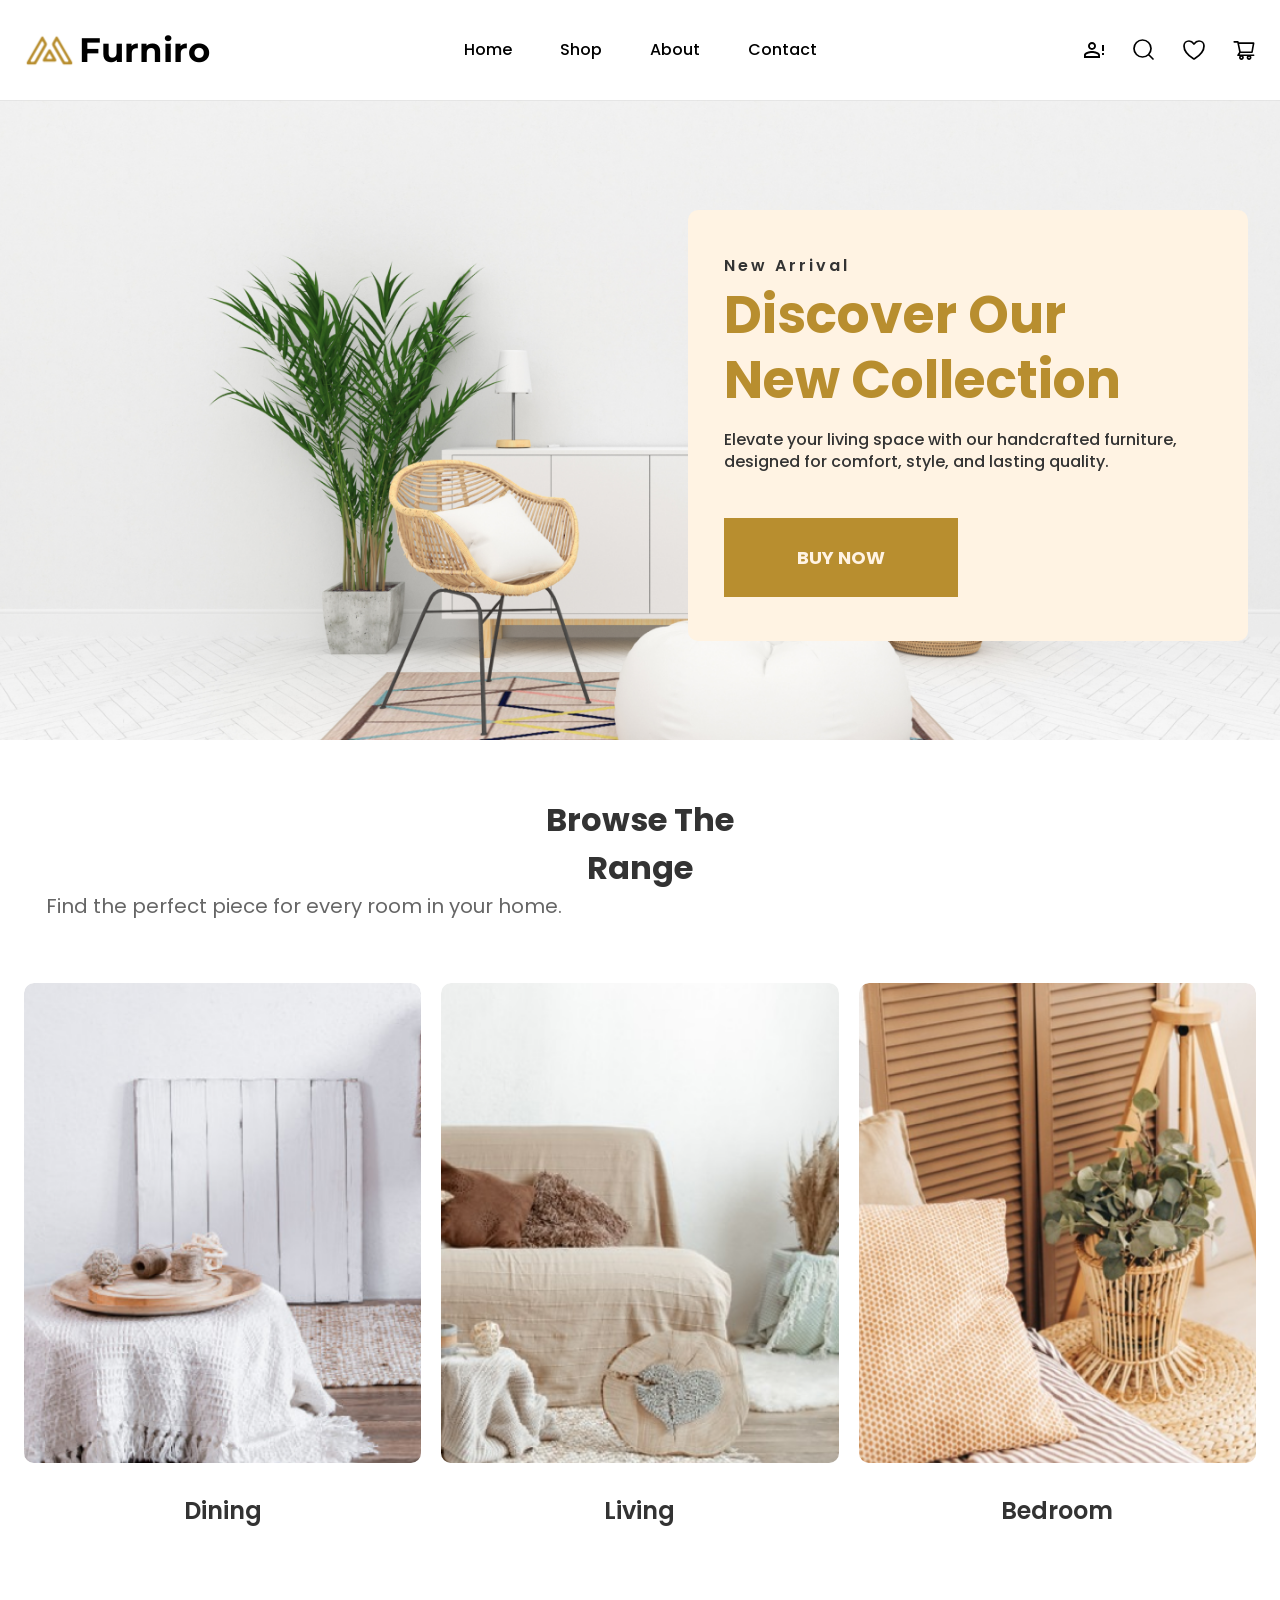
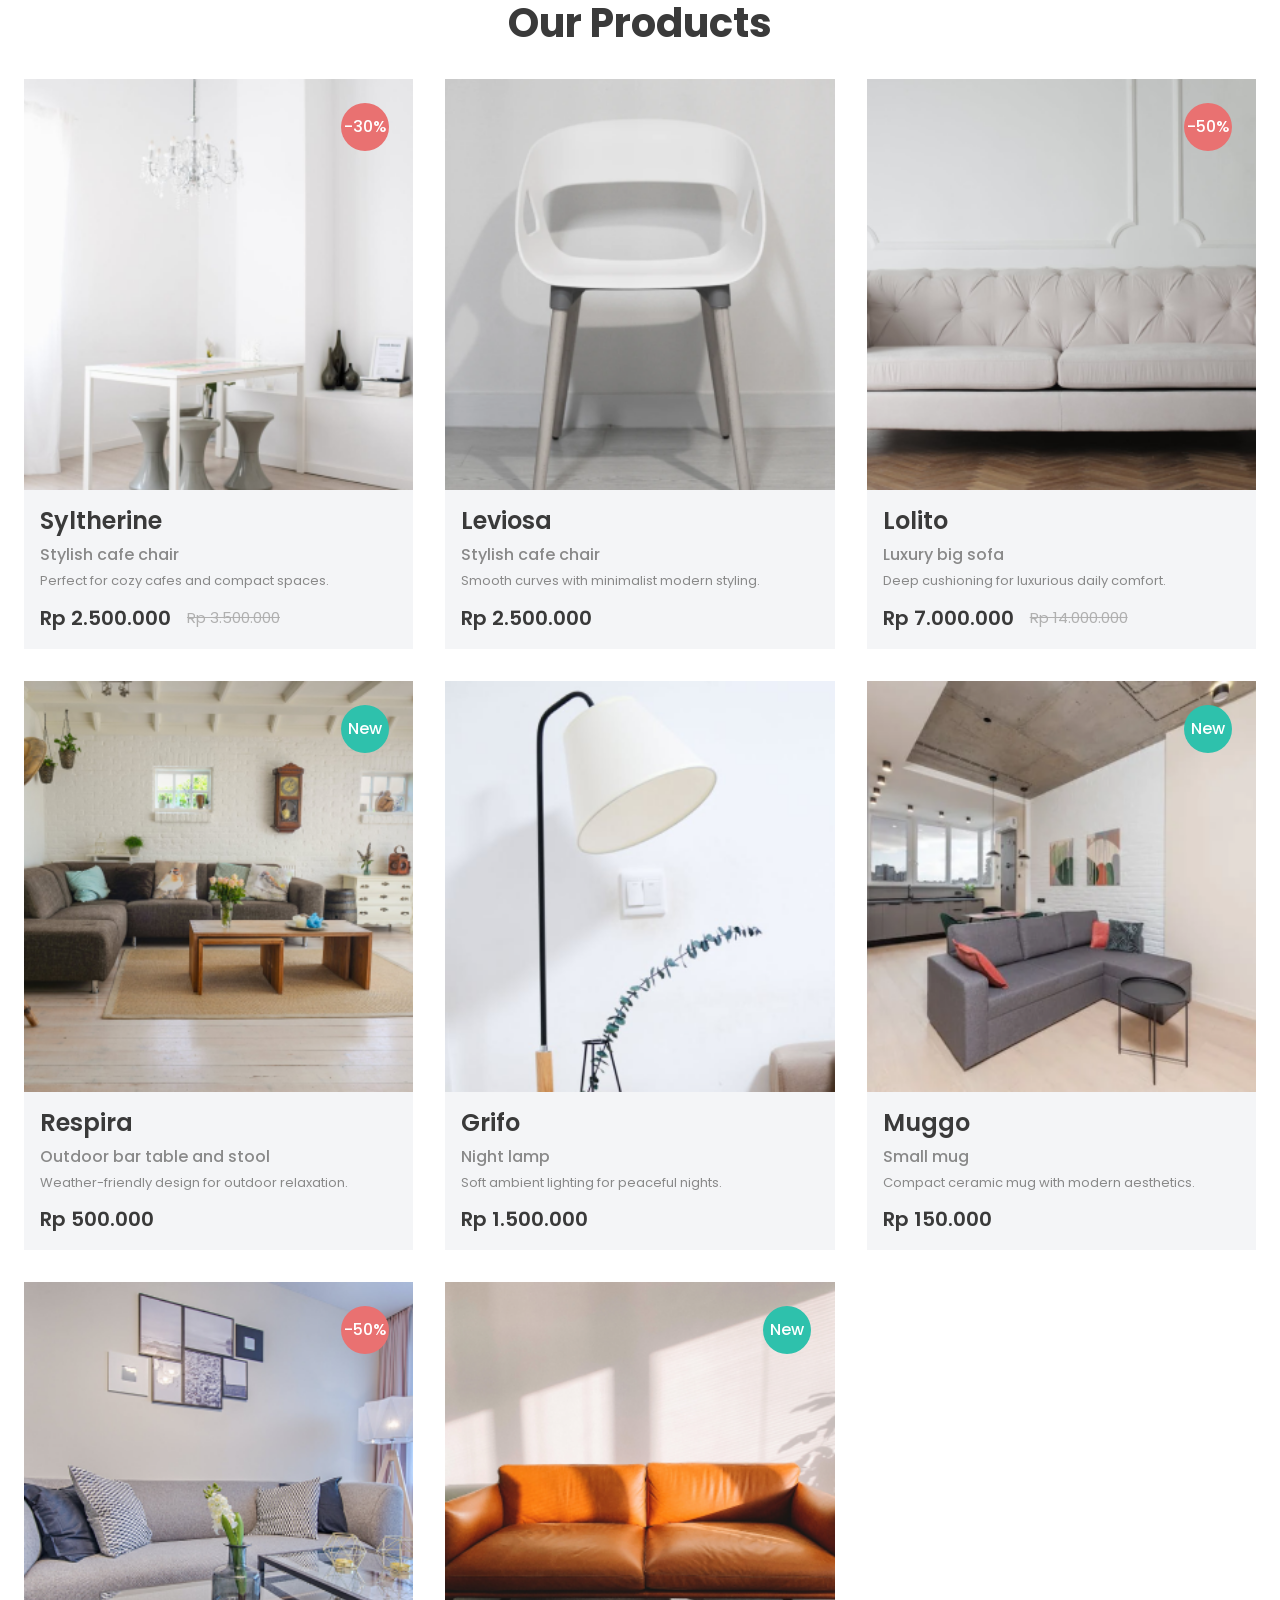
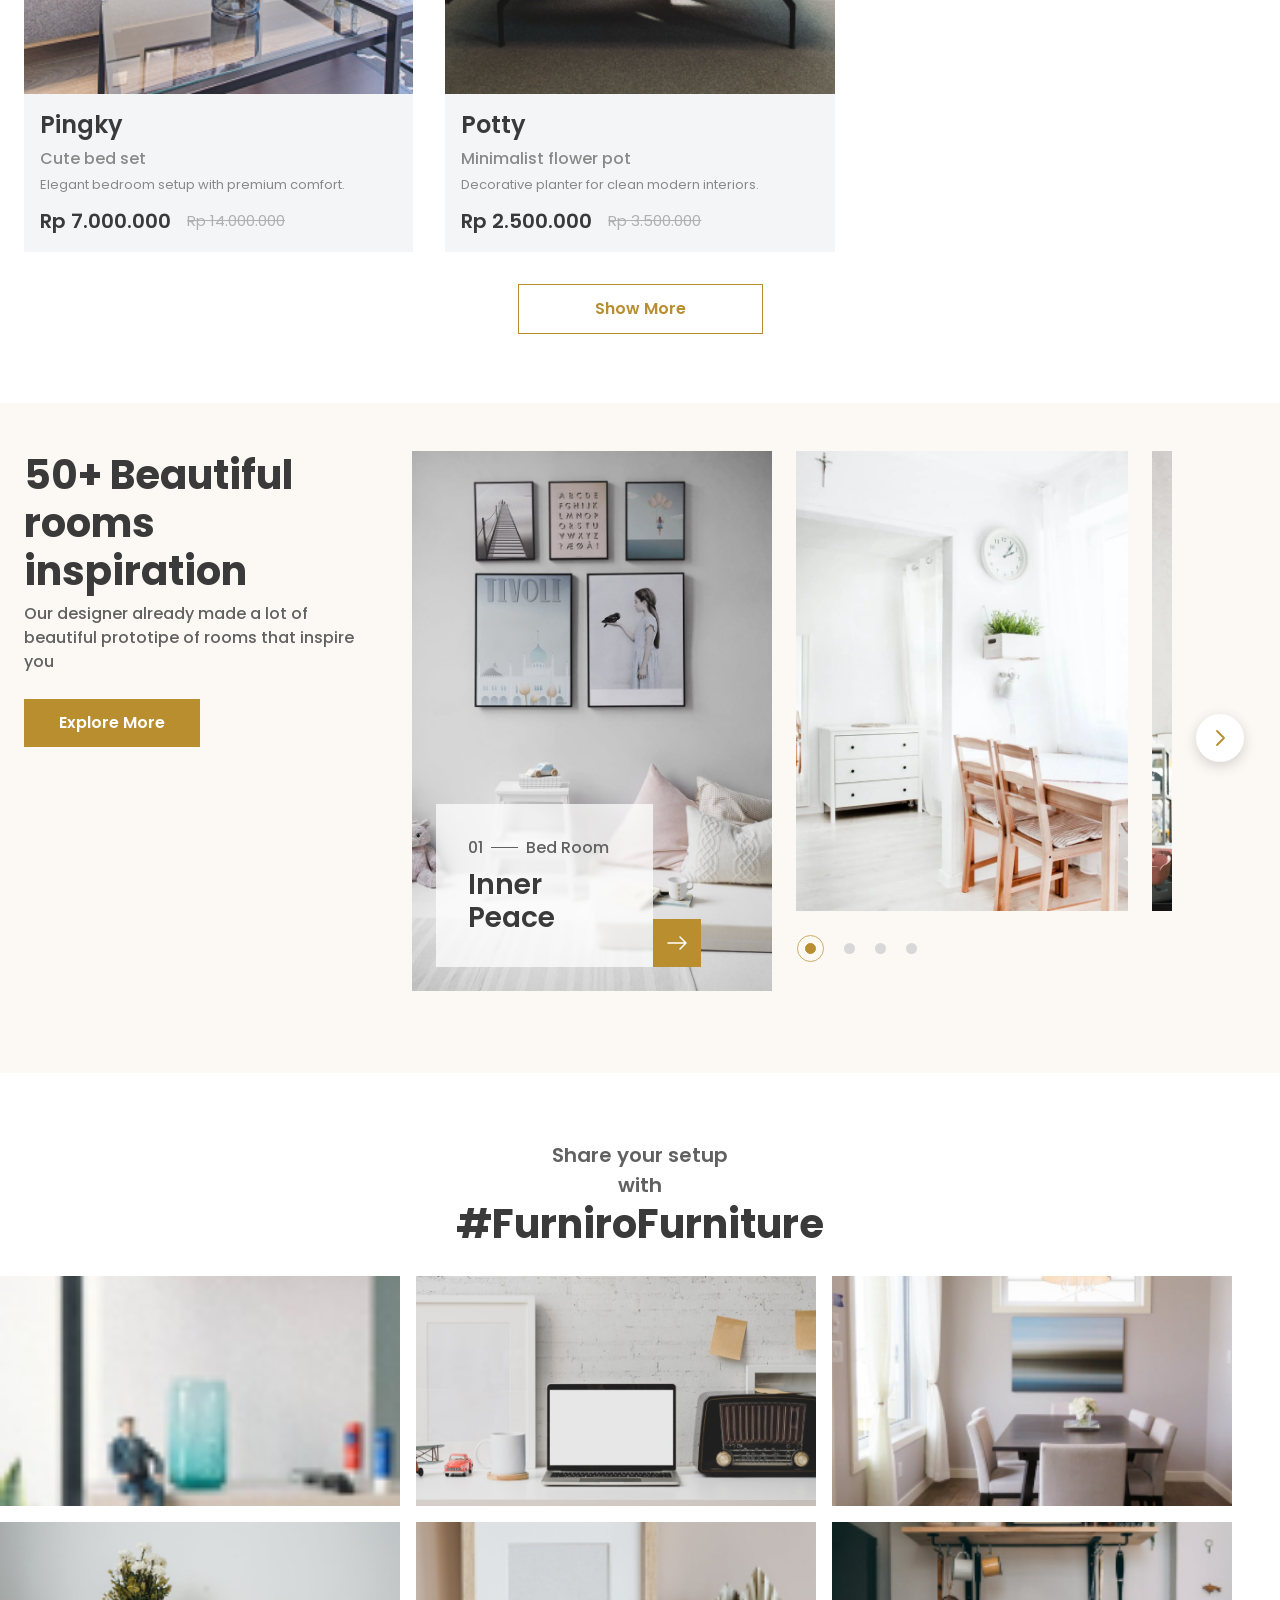
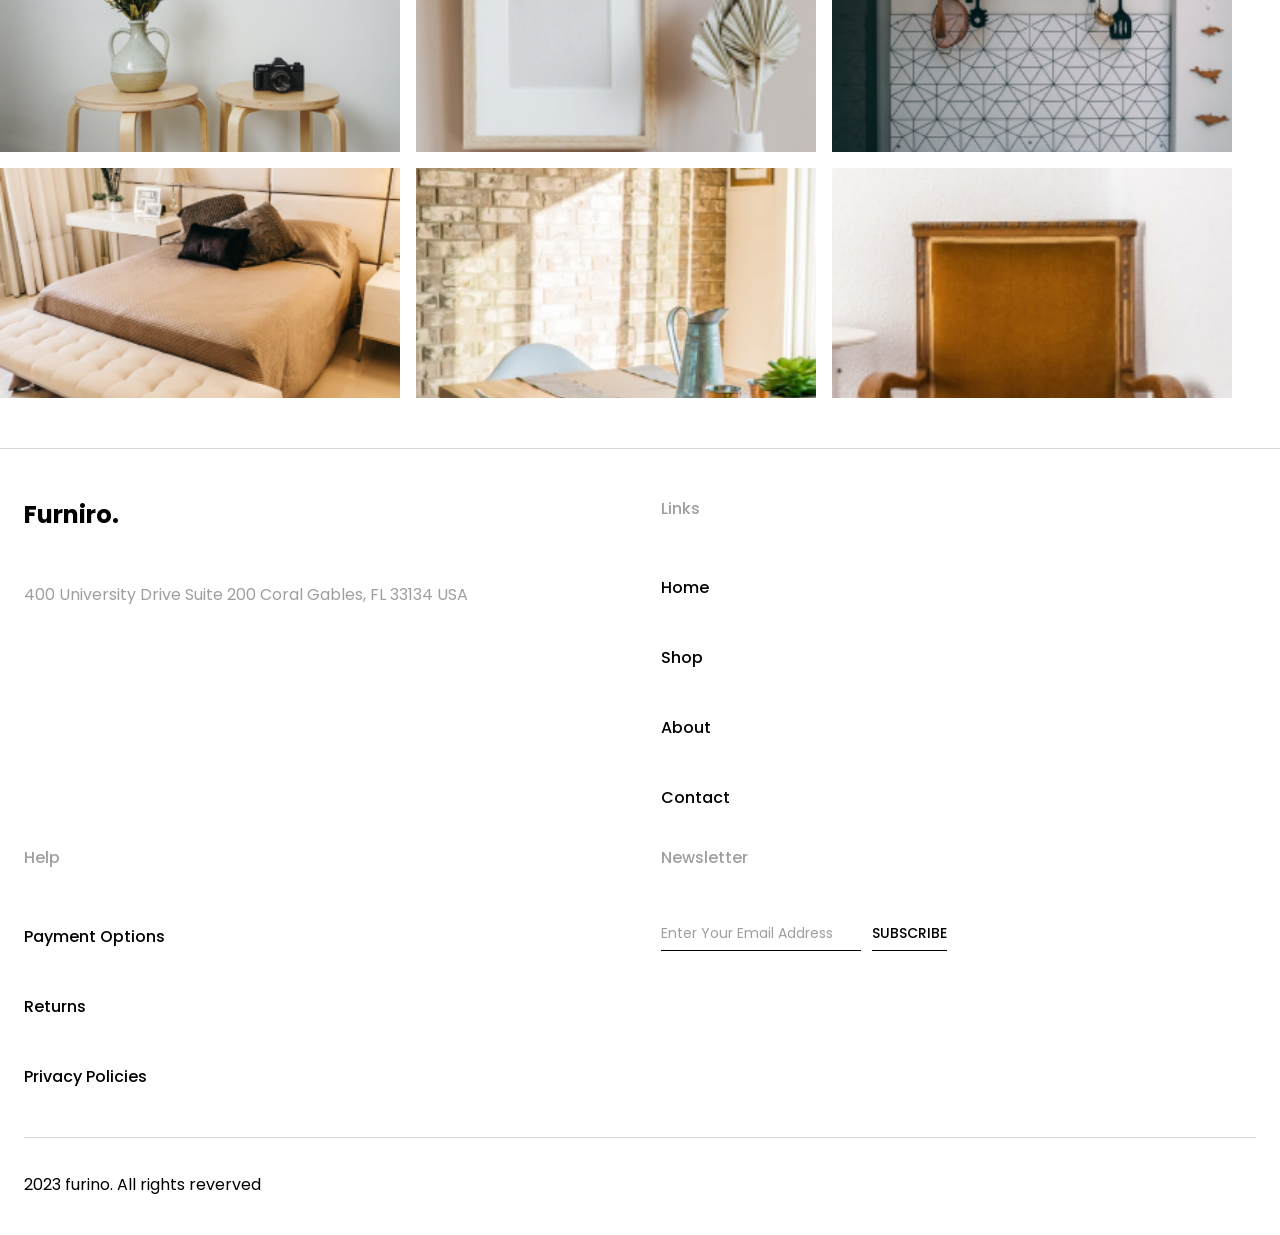
<file: index.html>
<!doctype html>
<html>
  <head>
    <meta charset="UTF-8" />
    <meta http-equiv="refresh" content="0; url=Home/index.html" />
    <title>Furniro</title>
    <link rel="icon" type="image/svg+xml" href="./Home/images/logo.svg" />
  </head>
  <body>
    Redirecting...
  </body>
</html>
</file>
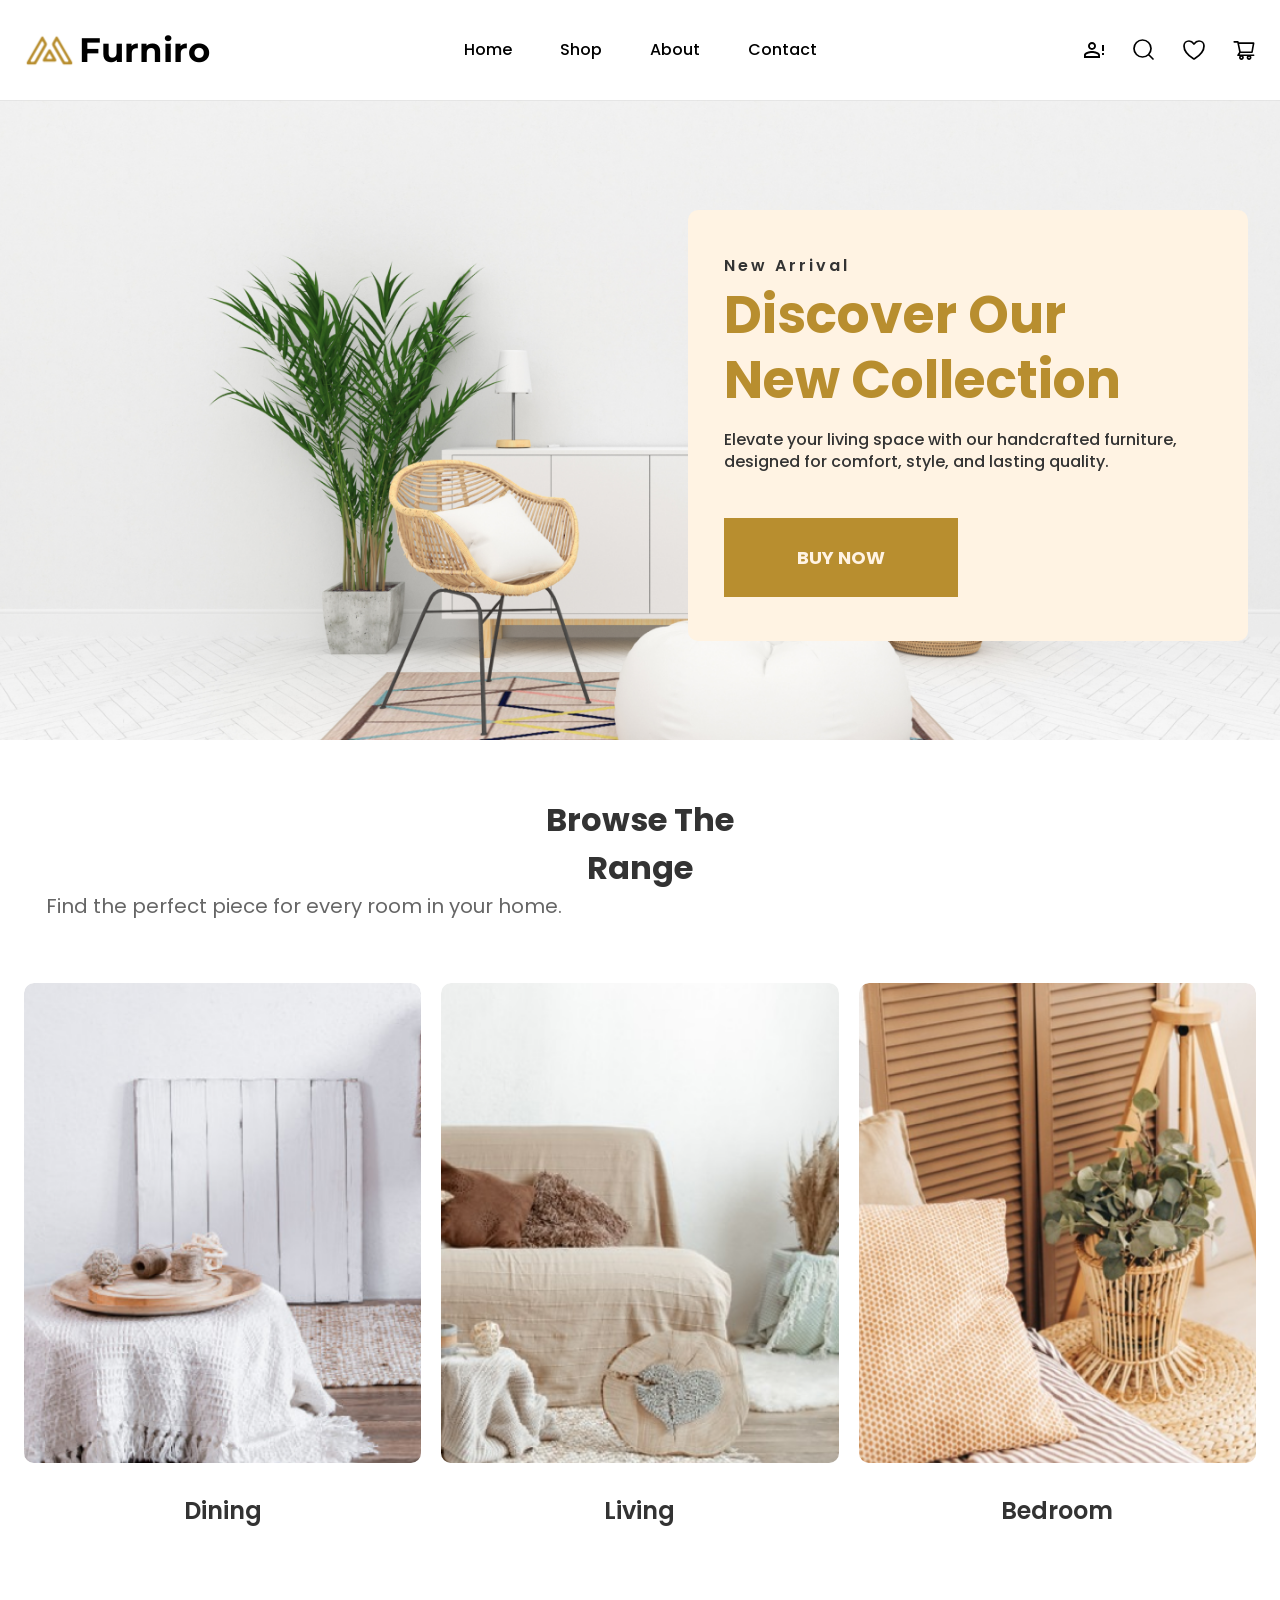
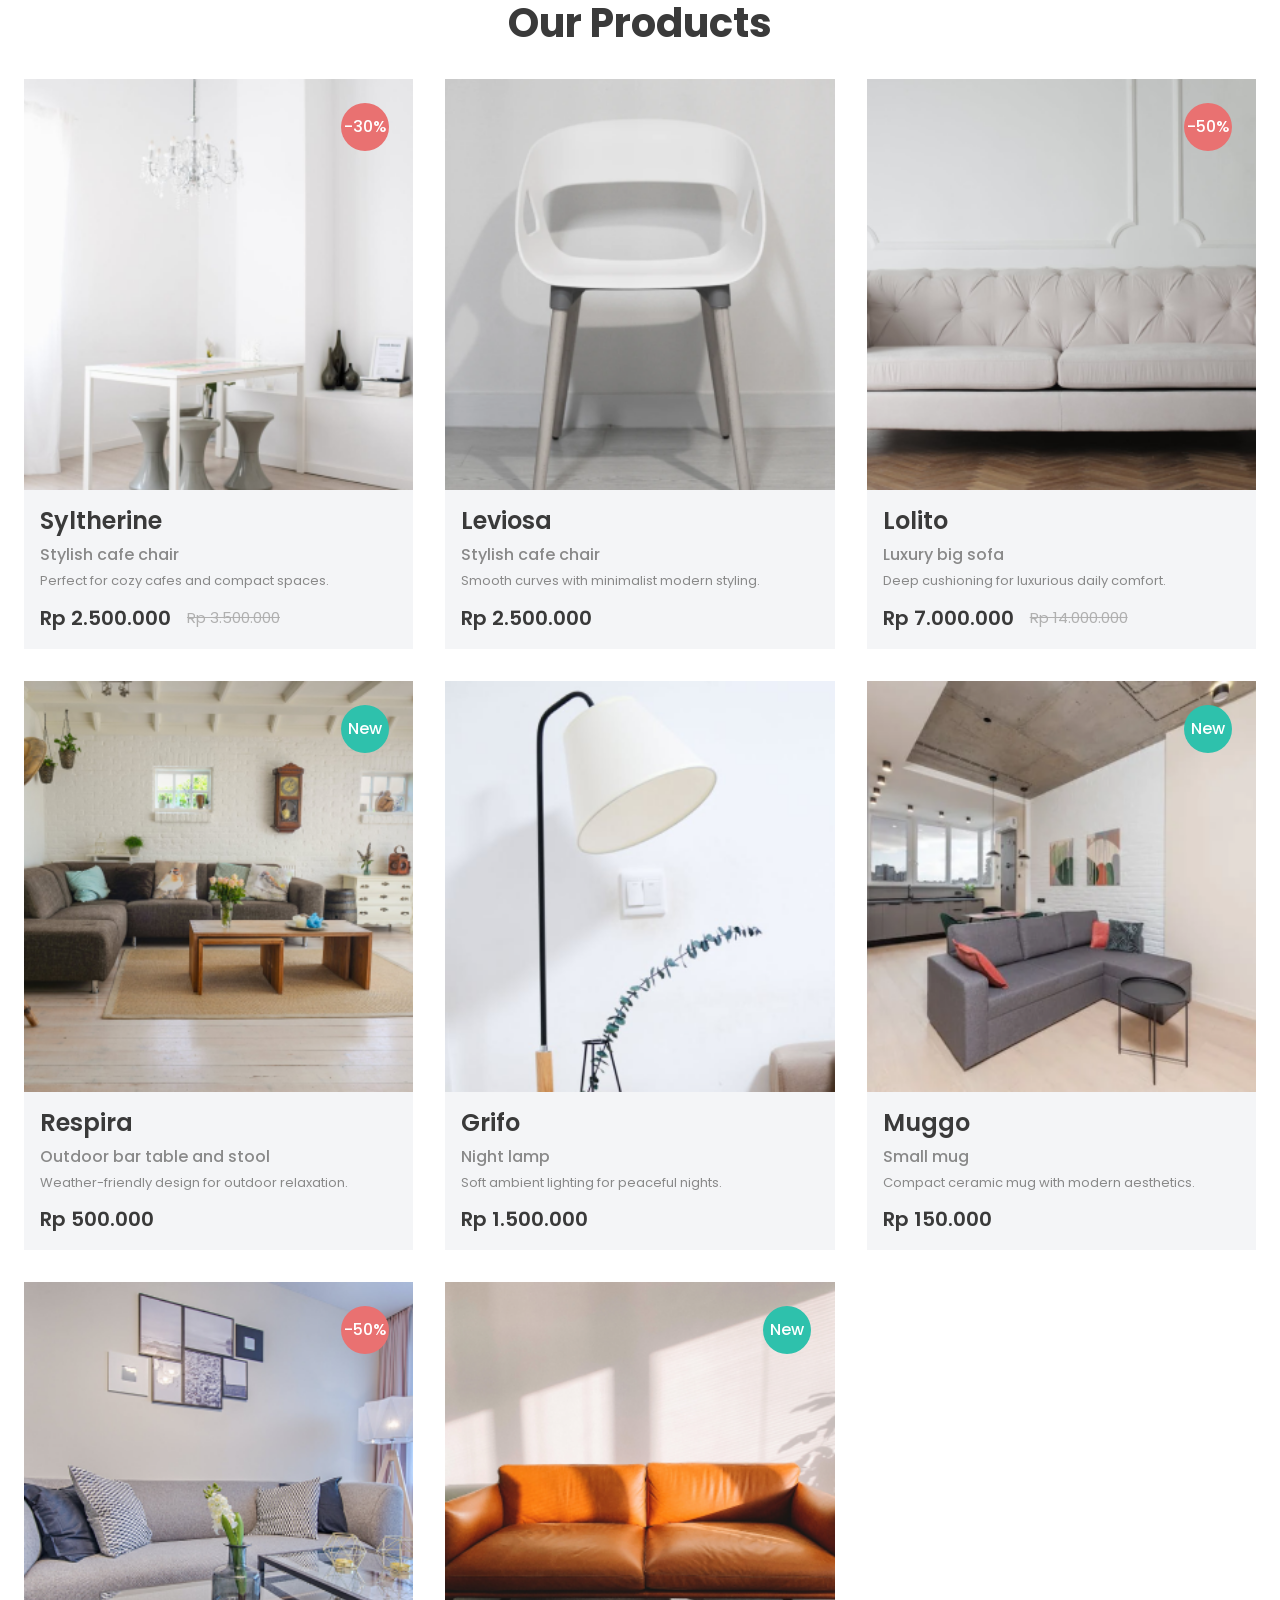
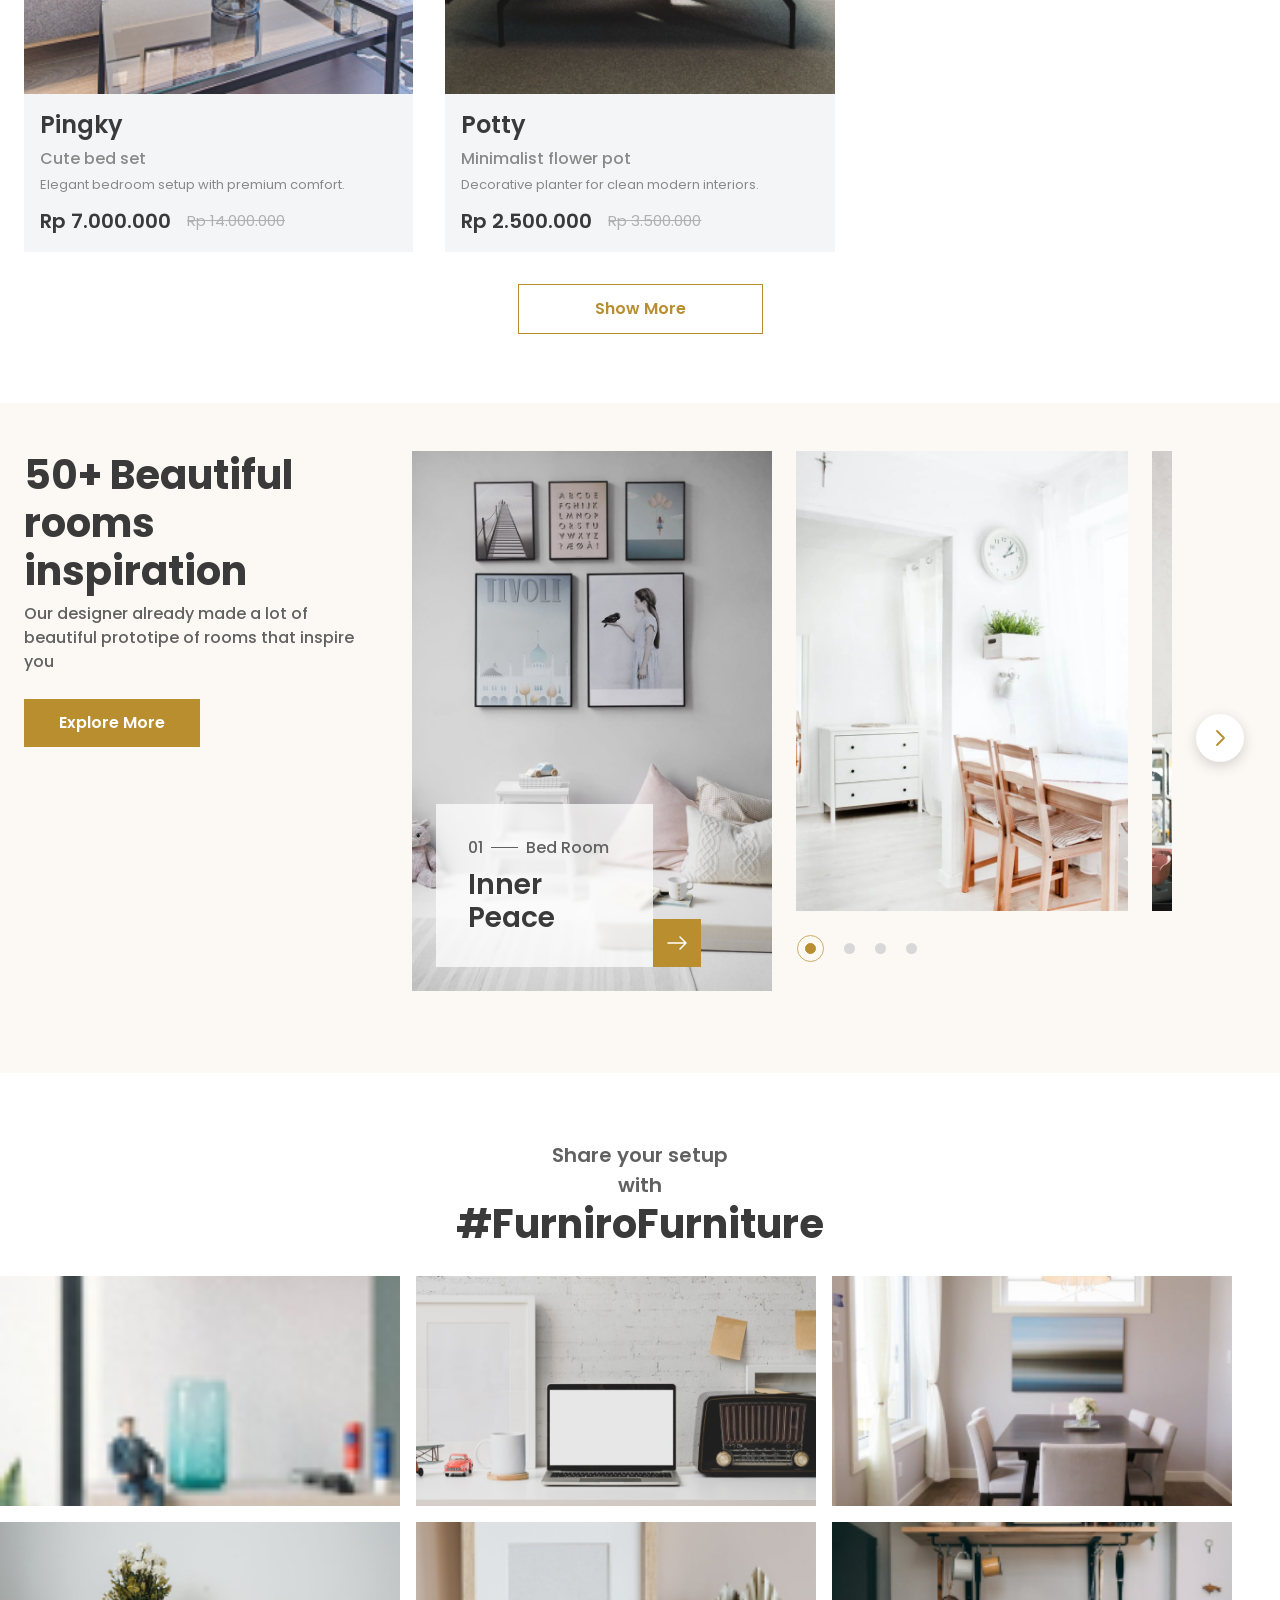
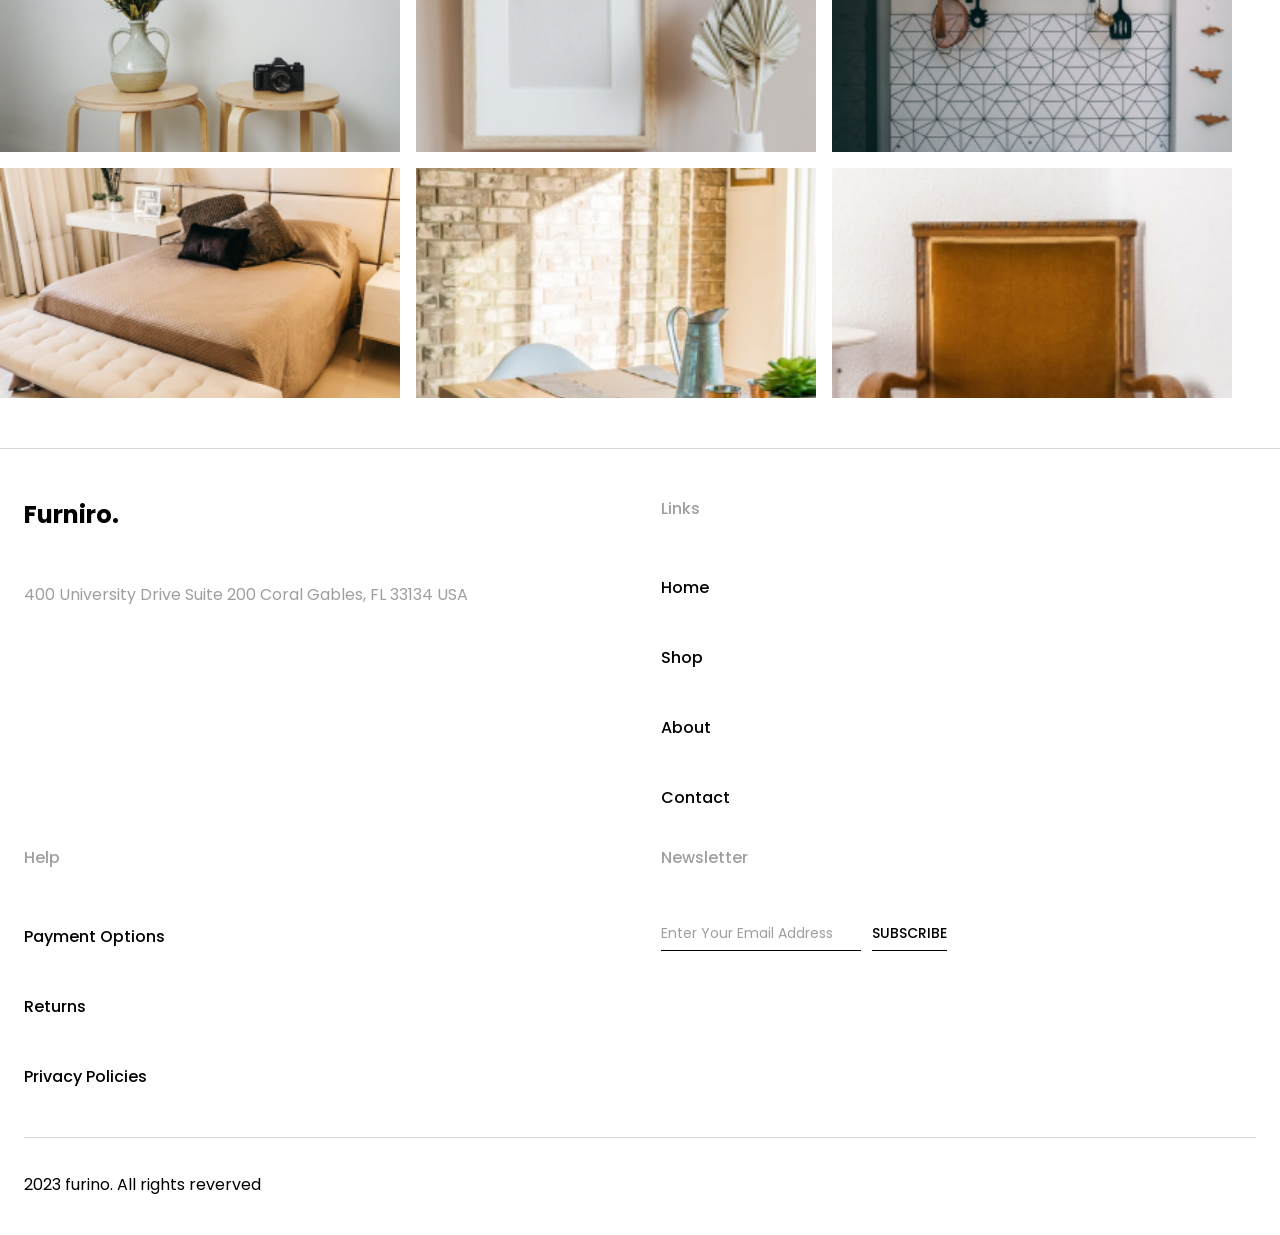
<file: Home/index.html>
<!doctype html>
<html lang="en">
  <head>
    <meta charset="UTF-8" />
    <meta name="viewport" content="width=device-width, initial-scale=1.0" />
    <title>Furniture eCommerce Website UI (Community)</title>
    <link rel="icon" type="image/svg+xml" href="./images/logo.svg" />
    <link rel="preconnect" href="https://fonts.googleapis.com" />
    <link rel="preconnect" href="https://fonts.gstatic.com" crossorigin />
    <link
      href="https://fonts.googleapis.com/css2?family=Montserrat:wght@700&family=Poppins:wght@400;500;600;700&display=swap"
      rel="stylesheet"
    />
    <link rel="stylesheet" href="./css/styles.css" />
  </head>
  <body>
    <header class="site-header">
      <div class="site-header__inner u-container">
        <a href="#" class="site-header__brand brand-mark">
          <img
            src="./images/logo.svg"
            alt="Furniro logo"
            class="brand-mark__logo"
          />
          <span class="brand-mark__name">Furniro</span>
        </a>

        <button
          class="nav-hamburger"
          type="button"
          aria-label="Toggle navigation"
          aria-expanded="false"
          aria-controls="main-nav"
        >
          <img
            src="./images/navbar.svg"
            alt="Open menu"
            class="nav-hamburger__icon nav-hamburger__icon--open"
          />
          <img
            src="./images/navbar_close.svg"
            alt="Close menu"
            class="nav-hamburger__icon nav-hamburger__icon--close"
          />
        </button>

        <!-- Mobile nav drawer -->
        <nav class="site-header__nav nav-menu" id="main-nav">
          <a href="#" class="nav-menu__link">Home</a>
          <a href="../Shop/shop.html" class="nav-menu__link">Shop</a>
          <a href="../About/about.html" class="nav-menu__link">About</a>
          <a href="../Contact/contact.html" class="nav-menu__link">Contact</a>

          <!-- Mobile-only action icons -->
          <div
            class="site-header__actions header-actions header-actions--mobile"
          >
            <button class="header-actions__button" type="button">
              <img src="./images/account-icon.svg" alt="" />
            </button>
            <button class="header-actions__button" type="button">
              <img src="./images/search-icon.svg" alt="" />
            </button>
            <button class="header-actions__button" type="button">
              <img src="./images/heart-icon.svg" alt="" />
            </button>
            <button class="header-actions__button" type="button">
              <img src="./images/cart-icon.svg" alt="" />
            </button>
          </div>
        </nav>

        <!-- Desktop-only action icons -->
        <div
          class="site-header__actions header-actions header-actions--desktop"
        >
          <button class="header-actions__button" type="button">
            <img src="./images/account-icon.svg" alt="" />
          </button>
          <button class="header-actions__button" type="button">
            <img src="./images/search-icon.svg" alt="" />
          </button>
          <button class="header-actions__button" type="button">
            <img src="./images/heart-icon.svg" alt="" />
          </button>
          <button class="header-actions__button" type="button">
            <img src="./images/cart-icon.svg" alt="" />
          </button>
        </div>
      </div>
    </header>

    <main>
      <section class="hero">
        <img
          class="hero__background"
          src="./images/hero-background.png"
          alt="Living room interior"
        />

        <div class="hero__card">
          <p class="hero__eyebrow">New Arrival</p>
          <h1 class="hero__title">
            Discover Our <br />
            New Collection
          </h1>
          <p class="hero__description">
            Elevate your living space with our handcrafted furniture, designed
            for comfort, style, and lasting quality.
          </p>
          <a href="../Shop/shop.html">
            <button class="hero__cta" type="button">BUY NOW</button>
          </a>
        </div>
      </section>

      <section class="range">
        <div
          class="range__heading section-title section-title--center u-container"
        >
          <h2 class="section-title__headline">Browse The Range</h2>
          <p class="section-title__copy">
            Find the perfect piece for every room in your home.
          </p>
        </div>

        <div class="range__grid u-container">
          <article class="range-card">
            <a href="../Shop/shop.html">
              <img
                src="./images/category-1.png"
                alt="Dining furniture"
                class="range-card__image"
              />
            </a>
            <h3 class="range-card__label">Dining</h3>
          </article>
          <article class="range-card">
            <a href="../Shop/shop.html">
              <img
                src="./images/category-2.png"
                alt="Living room furniture"
                class="range-card__image"
              />
            </a>
            <h3 class="range-card__label">Living</h3>
          </article>
          <article class="range-card">
            <a href="../Shop/shop.html">
              <img
                src="./images/category-3.png"
                alt="Bedroom furniture"
                class="range-card__image"
              />
            </a>
            <h3 class="range-card__label">Bedroom</h3>
          </article>
        </div>
      </section>

      <section class="products u-container">
        <h2 class="products__title">Our Products</h2>

        <div class="products__grid">
          <!-- Product 1 -->
          <article class="product-card">
            <div class="product-card__media">
              <img src="./images/product-1.png" alt="Syltherine chair" />
              <span class="product-card__badge product-card__badge--sale">
                -30%
              </span>
            </div>
            <div class="product-card__body">
              <h3 class="product-card__title">Syltherine</h3>
              <p class="product-card__subtitle">Stylish cafe chair</p>
              <p class="product-card__details">
                Perfect for cozy cafes and compact spaces.
              </p>
              <div class="product-card__price-row">
                <span class="product-card__price">Rp 2.500.000</span>
                <span class="product-card__price-old">Rp 3.500.000</span>
              </div>
            </div>
            <div class="product-card__overlay">
              <a href="../Shop/shop.html" class="product-card__overlay-cta">
                Shop Now
              </a>
              <div class="product-card__overlay-actions">
                <span><img src="./images/share.svg" alt="" />Share</span>
                <span><img src="./images/compare.svg" alt="" />Compare</span>
                <span><img src="./images/heart-icon-sm.svg" alt="" />Like</span>
              </div>
            </div>
          </article>

          <!-- Product 2 -->
          <article class="product-card">
            <div class="product-card__media">
              <img src="./images/product-2.png" alt="Leviosa chair" />
            </div>
            <div class="product-card__body">
              <h3 class="product-card__title">Leviosa</h3>
              <p class="product-card__subtitle">Stylish cafe chair</p>
              <p class="product-card__details">
                Smooth curves with minimalist modern styling.
              </p>
              <div class="product-card__price-row">
                <span class="product-card__price">Rp 2.500.000</span>
              </div>
            </div>
            <div class="product-card__overlay">
              <a href="../Shop/shop.html" class="product-card__overlay-cta">
                Shop Now
              </a>
              <div class="product-card__overlay-actions">
                <span><img src="./images/share.svg" alt="" />Share</span>
                <span><img src="./images/compare.svg" alt="" />Compare</span>
                <span><img src="./images/heart-icon-sm.svg" alt="" />Like</span>
              </div>
            </div>
          </article>

          <!-- Product 3 -->
          <article class="product-card">
            <div class="product-card__media">
              <img src="./images/product-3.png" alt="Lolito sofa" />
              <span class="product-card__badge product-card__badge--sale">
                -50%
              </span>
            </div>
            <div class="product-card__body">
              <h3 class="product-card__title">Lolito</h3>
              <p class="product-card__subtitle">Luxury big sofa</p>
              <p class="product-card__details">
                Deep cushioning for luxurious daily comfort.
              </p>
              <div class="product-card__price-row">
                <span class="product-card__price">Rp 7.000.000</span>
                <span class="product-card__price-old">Rp 14.000.000</span>
              </div>
            </div>
            <div class="product-card__overlay">
              <a href="../Shop/shop.html" class="product-card__overlay-cta">
                Shop Now
              </a>
              <div class="product-card__overlay-actions">
                <span><img src="./images/share.svg" alt="" />Share</span>
                <span><img src="./images/compare.svg" alt="" />Compare</span>
                <span><img src="./images/heart-icon-sm.svg" alt="" />Like</span>
              </div>
            </div>
          </article>

          <!-- Product 4 -->
          <article class="product-card">
            <div class="product-card__media">
              <img src="./images/product-4.png" alt="Respira stool set" />
              <span class="product-card__badge product-card__badge--new">
                New
              </span>
            </div>
            <div class="product-card__body">
              <h3 class="product-card__title">Respira</h3>
              <p class="product-card__subtitle">Outdoor bar table and stool</p>
              <p class="product-card__details">
                Weather-friendly design for outdoor relaxation.
              </p>
              <div class="product-card__price-row">
                <span class="product-card__price">Rp 500.000</span>
              </div>
            </div>
            <div class="product-card__overlay">
              <a href="../Shop/shop.html" class="product-card__overlay-cta">
                Shop Now
              </a>
              <div class="product-card__overlay-actions">
                <span><img src="./images/share.svg" alt="" />Share</span>
                <span><img src="./images/compare.svg" alt="" />Compare</span>
                <span><img src="./images/heart-icon-sm.svg" alt="" />Like</span>
              </div>
            </div>
          </article>

          <!-- Product 5 -->
          <article class="product-card">
            <div class="product-card__media">
              <img src="./images/product-5.png" alt="Grifo lamp" />
            </div>
            <div class="product-card__body">
              <h3 class="product-card__title">Grifo</h3>
              <p class="product-card__subtitle">Night lamp</p>
              <p class="product-card__details">
                Soft ambient lighting for peaceful nights.
              </p>
              <div class="product-card__price-row">
                <span class="product-card__price">Rp 1.500.000</span>
              </div>
            </div>
            <div class="product-card__overlay">
              <a href="../Shop/shop.html" class="product-card__overlay-cta">
                Shop Now
              </a>
              <div class="product-card__overlay-actions">
                <span><img src="./images/share.svg" alt="" />Share</span>
                <span><img src="./images/compare.svg" alt="" />Compare</span>
                <span><img src="./images/heart-icon-sm.svg" alt="" />Like</span>
              </div>
            </div>
          </article>

          <!-- Product 6 -->
          <article class="product-card">
            <div class="product-card__media">
              <img src="./images/product-6.png" alt="Muggo mug" />
              <span class="product-card__badge product-card__badge--new">
                New
              </span>
            </div>
            <div class="product-card__body">
              <h3 class="product-card__title">Muggo</h3>
              <p class="product-card__subtitle">Small mug</p>
              <p class="product-card__details">
                Compact ceramic mug with modern aesthetics.
              </p>
              <div class="product-card__price-row">
                <span class="product-card__price">Rp 150.000</span>
              </div>
            </div>
            <div class="product-card__overlay">
              <a href="../Shop/shop.html" class="product-card__overlay-cta">
                Shop Now
              </a>
              <div class="product-card__overlay-actions">
                <span><img src="./images/share.svg" alt="" />Share</span>
                <span><img src="./images/compare.svg" alt="" />Compare</span>
                <span><img src="./images/heart-icon-sm.svg" alt="" />Like</span>
              </div>
            </div>
          </article>

          <!-- Product 7 -->
          <article class="product-card">
            <div class="product-card__media">
              <img src="./images/product-7.png" alt="Pingky bed set" />
              <span class="product-card__badge product-card__badge--sale">
                -50%
              </span>
            </div>
            <div class="product-card__body">
              <h3 class="product-card__title">Pingky</h3>
              <p class="product-card__subtitle">Cute bed set</p>
              <p class="product-card__details">
                Elegant bedroom setup with premium comfort.
              </p>
              <div class="product-card__price-row">
                <span class="product-card__price">Rp 7.000.000</span>
                <span class="product-card__price-old">Rp 14.000.000</span>
              </div>
            </div>
            <div class="product-card__overlay">
              <a href="../Shop/shop.html" class="product-card__overlay-cta">
                Shop Now
              </a>
              <div class="product-card__overlay-actions">
                <span><img src="./images/share.svg" alt="" />Share</span>
                <span><img src="./images/compare.svg" alt="" />Compare</span>
                <span><img src="./images/heart-icon-sm.svg" alt="" />Like</span>
              </div>
            </div>
          </article>

          <!-- Product 8 -->
          <article class="product-card">
            <div class="product-card__media">
              <img src="./images/product-8.png" alt="Potty flower pot" />
              <span class="product-card__badge product-card__badge--new">
                New
              </span>
            </div>
            <div class="product-card__body">
              <h3 class="product-card__title">Potty</h3>
              <p class="product-card__subtitle">Minimalist flower pot</p>
              <p class="product-card__details">
                Decorative planter for clean modern interiors.
              </p>
              <div class="product-card__price-row">
                <span class="product-card__price">Rp 2.500.000</span>
                <span class="product-card__price-old">Rp 3.500.000</span>
              </div>
            </div>
            <div class="product-card__overlay">
              <a href="../Shop/shop.html" class="product-card__overlay-cta">
                Shop Now
              </a>
              <div class="product-card__overlay-actions">
                <span><img src="./images/share.svg" alt="" />Share</span>
                <span><img src="./images/compare.svg" alt="" />Compare</span>
                <span><img src="./images/heart-icon-sm.svg" alt="" />Like</span>
              </div>
            </div>
          </article>
        </div>
        <a href="../Shop/shop.html">
          <button class="products__more" type="button">Show More</button>
        </a>
      </section>

      <section class="inspiration">
        <div class="inspiration__inner">
          <div class="inspiration__content">
            <h2 class="inspiration__title">50+ Beautiful rooms inspiration</h2>
            <p class="inspiration__copy">
              Our designer already made a lot of beautiful prototipe of rooms
              that inspire you
            </p>
            <a href="../Shop/shop.html">
              <button class="inspiration__cta" type="button">
                Explore More
              </button>
            </a>
          </div>

          <!-- Gallery -->
          <div class="inspiration__gallery">
            <article class="inspiration-card inspiration-card--featured">
              <img src="./images/slide-1.png" alt="Bedroom inspiration" />
              <div class="inspiration-card__panel">
                <div class="inspiration-card__meta">
                  <span>01</span>
                  <img src="./images/line.svg" alt="" />
                  <span>Bed Room</span>
                </div>
                <h3 class="inspiration-card__headline">Inner Peace</h3>
              </div>
              <button class="inspiration-card__arrow" type="button">
                <img src="./images/cta-arrow.svg" alt="CTA arrow" />
              </button>
            </article>

            <div class="inspiration__side-wrap">
              <img
                class="inspiration__side-image"
                src="./images/slide-2.png"
                alt="Modern room"
              />
            </div>
            <div class="inspiration__side-wrap inspiration__side-wrap--tail">
              <img
                class="inspiration__side-image inspiration__side-image--tail"
                src="./images/slide-3.png"
                alt="Minimal interior"
              />
            </div>

            <img
              class="inspiration__indicator"
              src="./images/Indicator.svg"
              alt="Slide indicator"
            />
          </div>

          <!-- Prev button -->
          <button
            class="inspiration__nav inspiration__prev"
            type="button"
            aria-label="Previous slide"
          >
            <img
              src="./images/next-slide-arrow.svg"
              alt="Previous"
              class="inspiration__nav-icon inspiration__nav-icon--prev"
            />
          </button>

          <!-- Next button -->
          <button
            class="inspiration__nav inspiration__next"
            type="button"
            aria-label="Next slide"
          >
            <img
              src="./images/next-slide-arrow.svg"
              alt="Next"
              class="inspiration__nav-icon"
            />
          </button>
        </div>
      </section>

      <section class="social-proof">
        <p class="social-proof__lead">Share your setup with</p>
        <h2 class="social-proof__title">#FurniroFurniture</h2>

        <div class="social-proof__grid">
          <img
            class="social-proof__item social-proof__item--1"
            src="./images/share-1.png"
            alt="Furniture inspiration 1"
          />
          <img
            class="social-proof__item social-proof__item--2"
            src="./images/share-2.png"
            alt="Furniture inspiration 2"
          />
          <img
            class="social-proof__item social-proof__item--3"
            src="./images/share-3.png"
            alt="Furniture inspiration 3"
          />
          <img
            class="social-proof__item social-proof__item--4"
            src="./images/share-4.png"
            alt="Furniture inspiration 4"
          />
          <img
            class="social-proof__item social-proof__item--5"
            src="./images/share-5.png"
            alt="Furniture inspiration 5"
          />
          <img
            class="social-proof__item social-proof__item--6"
            src="./images/share-6.png"
            alt="Furniture inspiration 6"
          />
          <img
            class="social-proof__item social-proof__item--7"
            src="./images/share-7.png"
            alt="Furniture inspiration 7"
          />
          <img
            class="social-proof__item social-proof__item--8"
            src="./images/share-8.png"
            alt="Furniture inspiration 8"
          />
          <img
            class="social-proof__item social-proof__item--9"
            src="./images/share-9.png"
            alt="Furniture inspiration 9"
          />
        </div>
      </section>
    </main>

    <footer class="site-footer">
      <div class="site-footer__top u-container">
        <div class="site-footer__brand-block">
          <h3 class="site-footer__brand">Furniro.</h3>
          <p class="site-footer__address">
            400 University Drive Suite 200 Coral Gables, FL 33134 USA
          </p>
        </div>

        <div class="site-footer__group">
          <h4 class="site-footer__group-title">Links</h4>
          <a href="#" class="site-footer__link">Home</a>
          <a href="../Shop/shop.html" class="site-footer__link">Shop</a>
          <a href="../About/about.html" class="site-footer__link">About</a>
          <a href="../Contact/contact.html" class="site-footer__link"
            >Contact</a
          >
        </div>

        <div class="site-footer__group">
          <h4 class="site-footer__group-title">Help</h4>
          <a href="#" class="site-footer__link">Payment Options</a>
          <a href="#" class="site-footer__link">Returns</a>
          <a href="#" class="site-footer__link">Privacy Policies</a>
        </div>

        <div class="site-footer__group site-footer__group--newsletter">
          <h4 class="site-footer__group-title">Newsletter</h4>
          <form class="site-footer__newsletter" action="#" method="post">
            <input
              class="site-footer__input"
              type="email"
              placeholder="Enter Your Email Address"
            />
            <button class="site-footer__subscribe" type="submit">
              SUBSCRIBE
            </button>
          </form>
        </div>
      </div>

      <div class="site-footer__bottom u-container">
        <p class="site-footer__copyright">2023 furino. All rights reverved</p>
      </div>
    </footer>
    <script src="./js/script.js"></script>
    <script src="./js/nav-features.js"></script>
  </body>
</html>
</file>
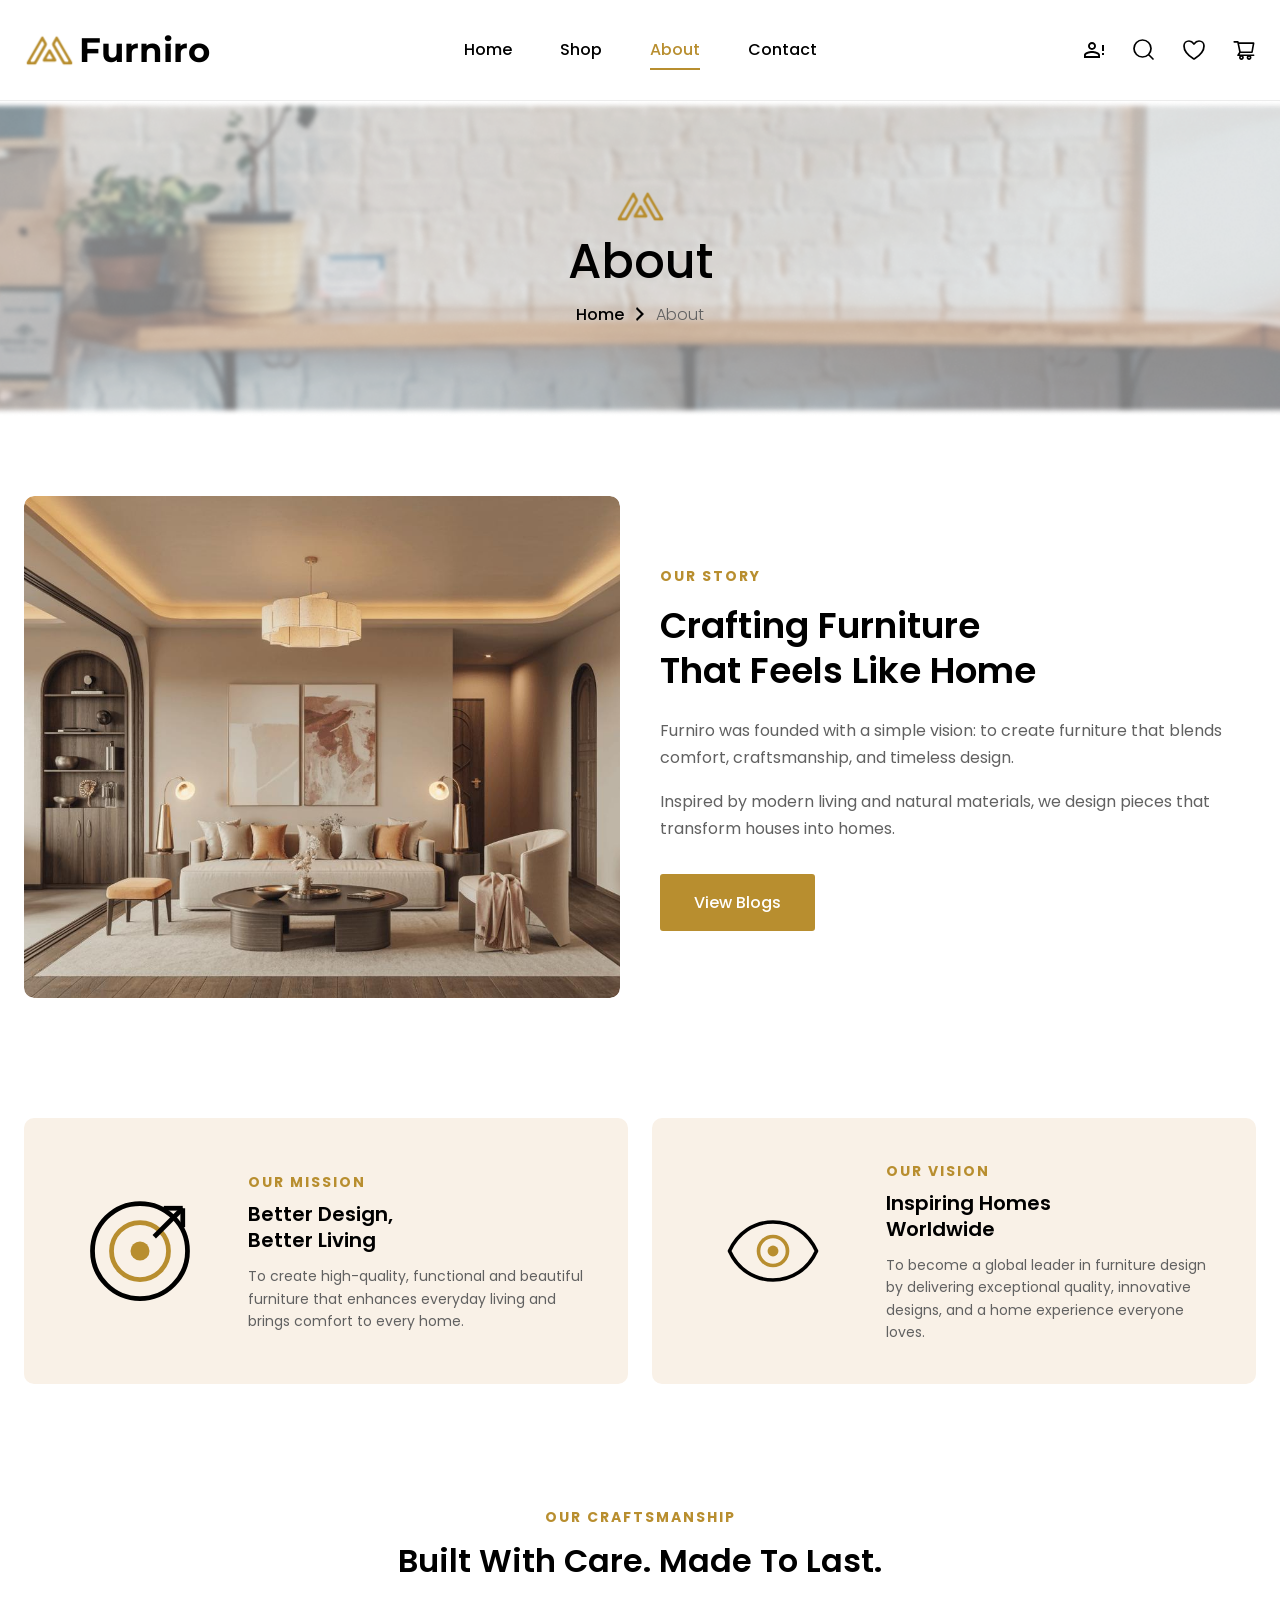
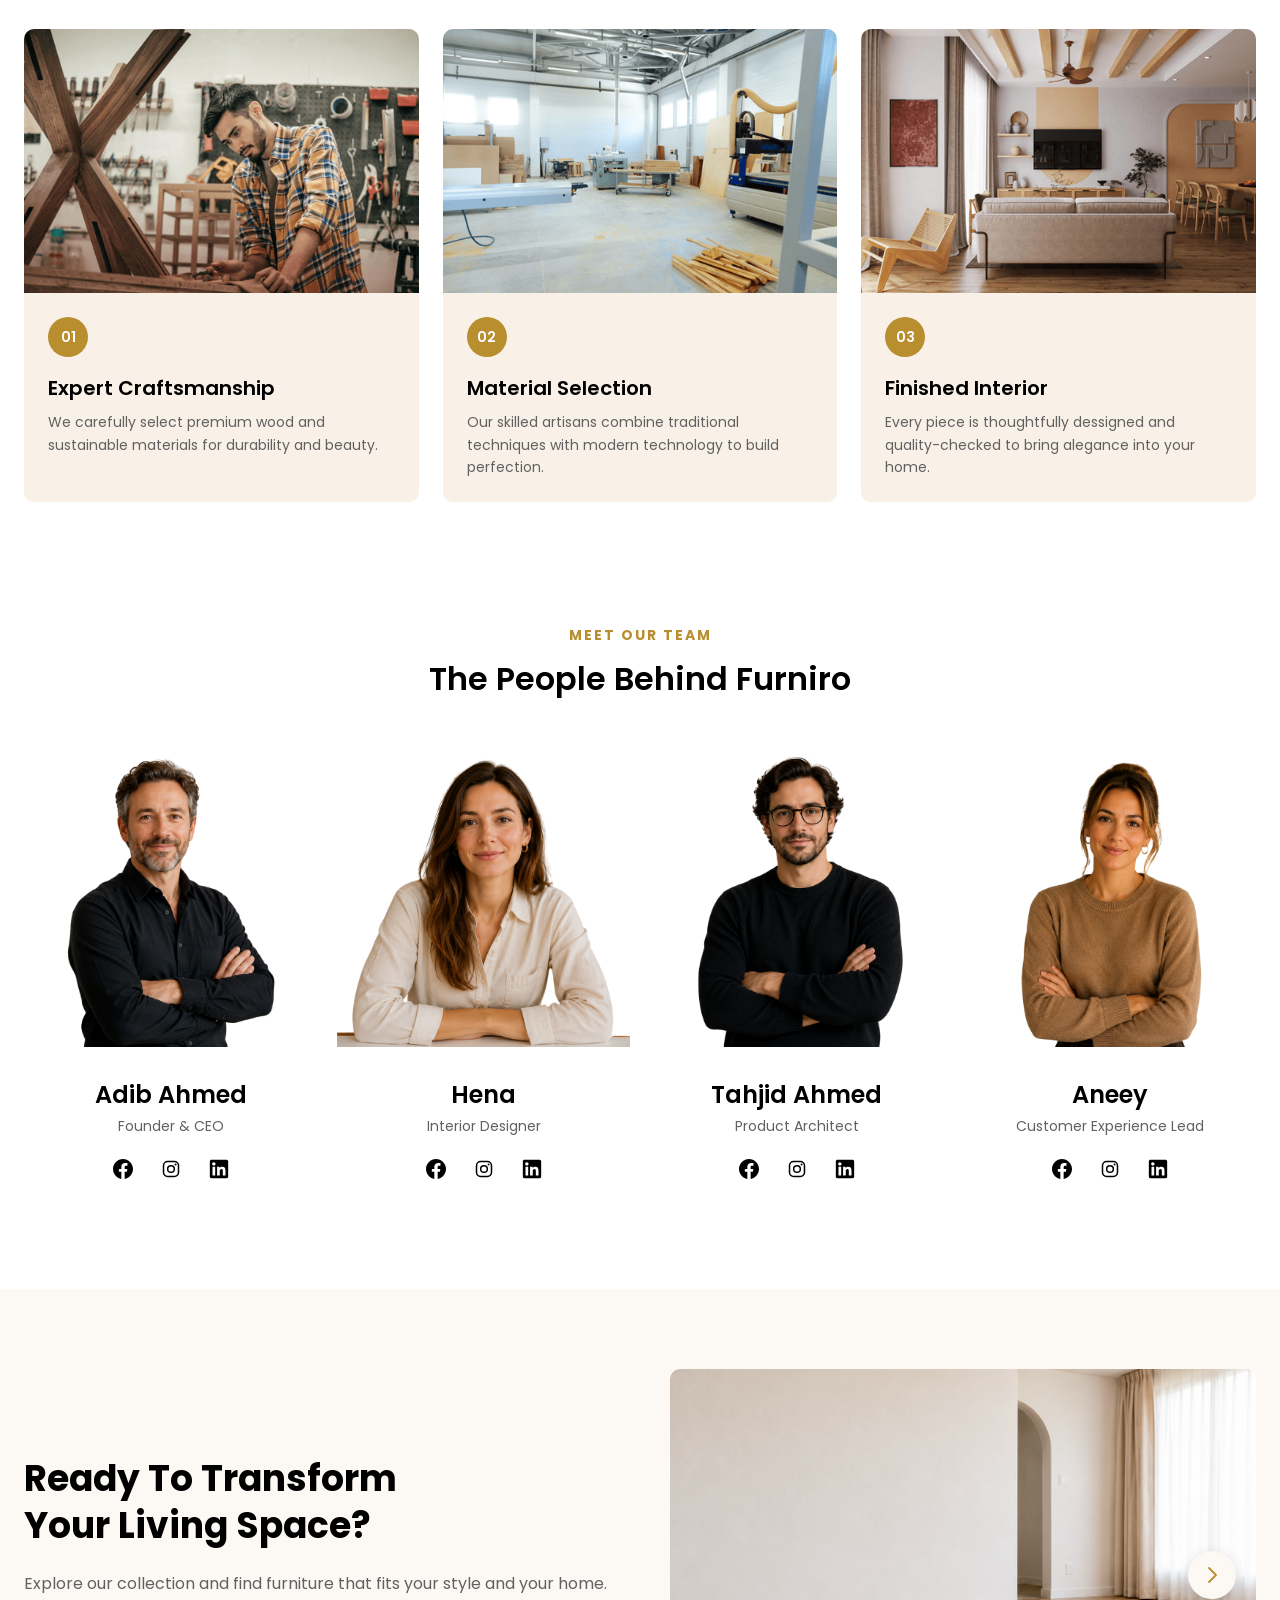
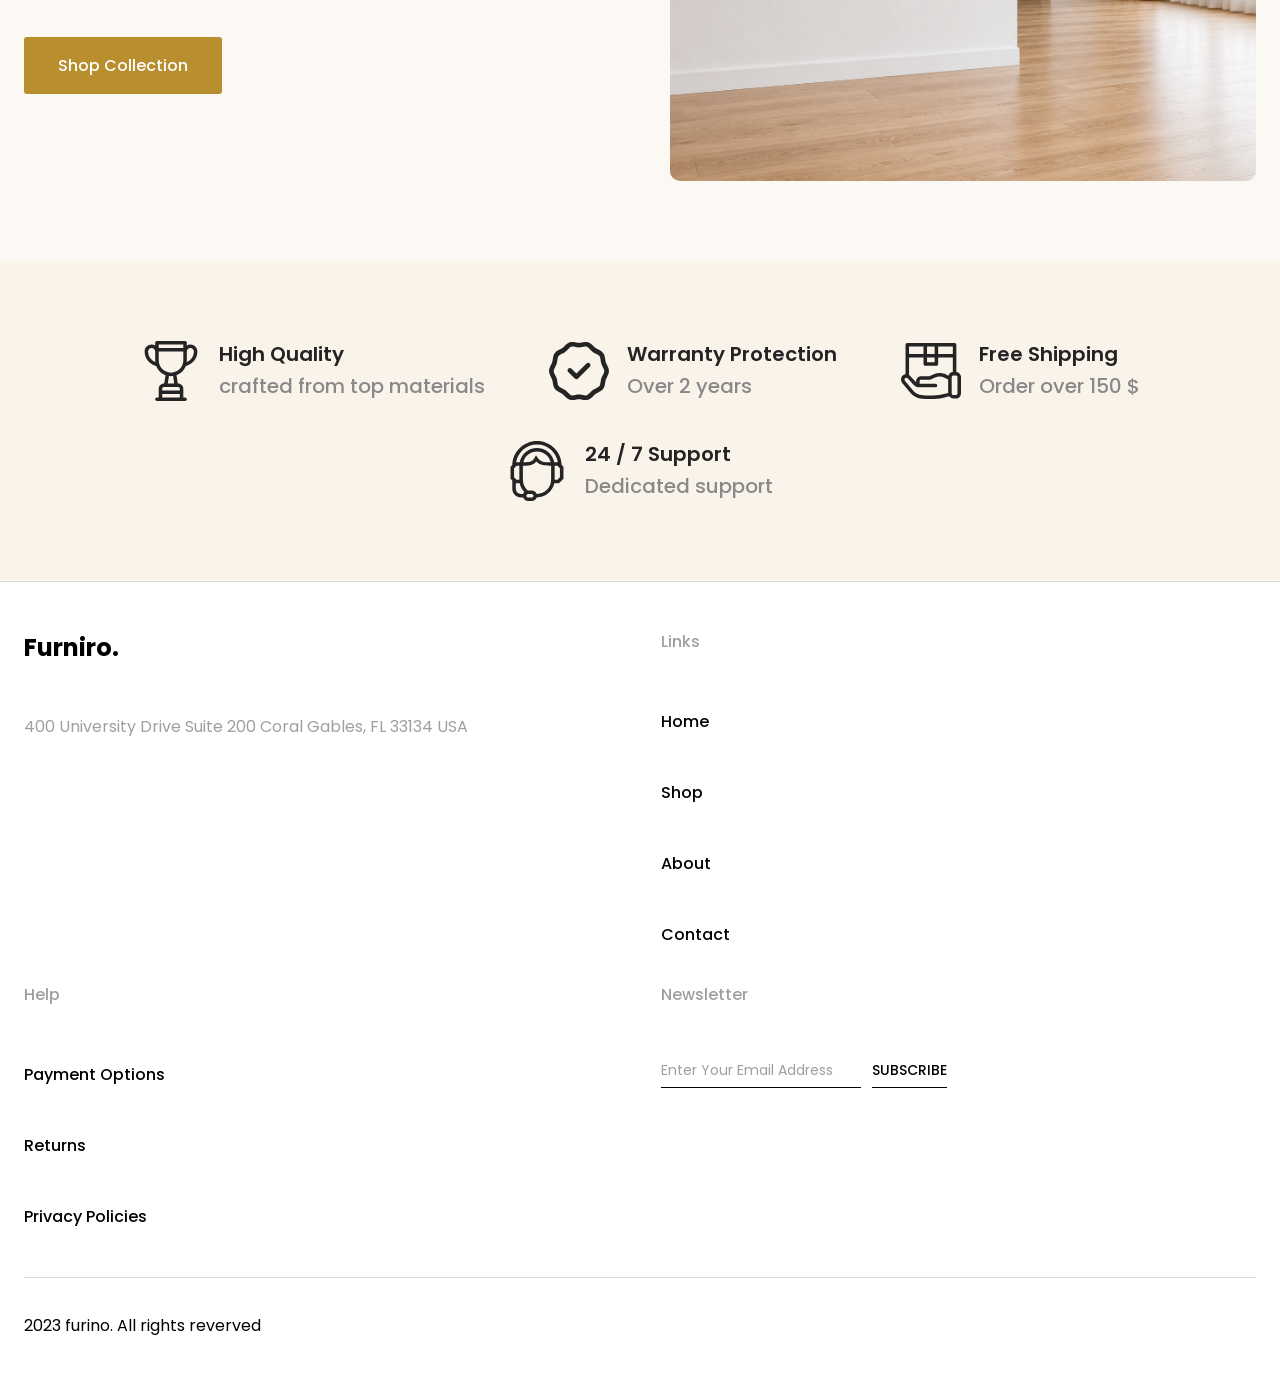
<file: About/about.html>
<!doctype html>
<html lang="en">
  <head>
    <meta charset="UTF-8" />
    <meta name="viewport" content="width=device-width, initial-scale=1.0" />
    <title>About – Furniro</title>
    <link rel="icon" type="image/svg+xml" href="./images/logo.svg" />
    <link rel="preconnect" href="https://fonts.googleapis.com" />
    <link rel="preconnect" href="https://fonts.gstatic.com" crossorigin />
    <link
      href="https://fonts.googleapis.com/css2?family=Montserrat:wght@700&family=Poppins:wght@400;500;600;700&display=swap"
      rel="stylesheet"
    />
    <link rel="stylesheet" href="./css/about.css" />
  </head>
  <body>
    <!-- Header -->
    <header class="site-header">
      <div class="site-header__inner u-container">
        <a href="../Home/index.html" class="site-header__brand brand-mark">
          <img
            src="./images/logo.svg"
            alt="Furniro logo"
            class="brand-mark__logo"
          />
          <span class="brand-mark__name">Furniro</span>
        </a>

        <button
          class="nav-hamburger"
          type="button"
          aria-label="Toggle navigation"
          aria-expanded="false"
          aria-controls="main-nav"
        >
          <img
            src="./images/navbar.svg"
            alt="Open menu"
            class="nav-hamburger__icon nav-hamburger__icon--open"
          />
          <img
            src="./images/navbar_close.svg"
            alt="Close menu"
            class="nav-hamburger__icon nav-hamburger__icon--close"
          />
        </button>

        <nav class="site-header__nav nav-menu" id="main-nav">
          <a href="../Home/index.html" class="nav-menu__link">Home</a>
          <a href="../Shop/shop.html" class="nav-menu__link">Shop</a>
          <a
            href="../About/about.html"
            class="nav-menu__link nav-menu__link--active"
            >About</a
          >
          <a href="../Contact/contact.html" class="nav-menu__link">Contact</a>

          <div
            class="site-header__actions header-actions header-actions--mobile"
          >
            <button
              class="header-actions__button"
              type="button"
              aria-label="Account"
            >
              <img src="./images/account-icon.svg" alt="" />
            </button>
            <button
              class="header-actions__button"
              type="button"
              aria-label="Search"
            >
              <img src="./images/search-icon.svg" alt="" />
            </button>
            <button
              class="header-actions__button"
              type="button"
              aria-label="Wishlist"
            >
              <img src="./images/heart-icon.svg" alt="" />
            </button>
            <button
              class="header-actions__button"
              type="button"
              aria-label="Cart"
            >
              <img src="./images/cart-icon.svg" alt="" />
            </button>
          </div>
        </nav>

        <div
          class="site-header__actions header-actions header-actions--desktop"
        >
          <button
            class="header-actions__button"
            type="button"
            aria-label="Account"
          >
            <img src="./images/account-icon.svg" alt="" />
          </button>
          <button
            class="header-actions__button"
            type="button"
            aria-label="Search"
          >
            <img src="./images/search-icon.svg" alt="" />
          </button>
          <button
            class="header-actions__button"
            type="button"
            aria-label="Wishlist"
          >
            <img src="./images/heart-icon.svg" alt="" />
          </button>
          <button
            class="header-actions__button"
            type="button"
            aria-label="Cart"
          >
            <img src="./images/cart-icon.svg" alt="" />
          </button>
        </div>
      </div>
    </header>

    <main>
      <!-- Hero Banner -->
      <section class="page-hero">
        <img
          src="./images/rectangle 1.png"
          alt="About banner background"
          class="page-hero__bg"
        />
        <div class="page-hero__content">
          <img src="./images/logo.svg" alt="" class="page-hero__logo" />
          <h1 class="page-hero__title">About</h1>
          <nav class="breadcrumb" aria-label="breadcrumb">
            <a href="../Home/index.html" class="breadcrumb__link">Home</a>
            <img
              src="./images/arrow-shop.svg"
              alt=""
              class="breadcrumb__sep"
              aria-hidden="true"
            />
            <span class="breadcrumb__current">About</span>
          </nav>
        </div>
      </section>

      <!-- Our Story Section -->
      <section class="about-story">
        <div class="about-story__inner u-container">
          <div class="about-story__image">
            <img
              src="./images/interrior.png"
              alt="Interior design"
              class="about-story__img"
            />
          </div>
          <div class="about-story__content">
            <span class="about-story__label">OUR STORY</span>
            <h2 class="about-story__title">
              Crafting Furniture<br />That Feels Like Home
            </h2>
            <p class="about-story__text">
              Furniro was founded with a simple vision: to create furniture that
              blends comfort, craftsmanship, and timeless design.
            </p>
            <p class="about-story__text">
              Inspired by modern living and natural materials, we design pieces
              that transform houses into homes.
            </p>
            <a href="../Blog/blog.html" class="about-story__btn">View Blogs</a>
          </div>
        </div>
      </section>

      <!-- Mission & Vision Section -->
      <section class="about-mv">
        <div class="about-mv__inner u-container">
          <div class="about-mv__card about-mv__card--mission">
            <img
              src="./images/mission.svg"
              alt="Mission"
              class="about-mv__icon"
            />
            <div class="about-mv__content">
              <span class="about-mv__label">OUR MISSION</span>
              <h3 class="about-mv__title">Better Design,<br />Better Living</h3>
              <p class="about-mv__text">
                To create high-quality, functional and beautiful furniture that
                enhances everyday living and brings comfort to every home.
              </p>
            </div>
          </div>

          <div class="about-mv__card about-mv__card--vision">
            <img
              src="./images/vision.svg"
              alt="Vision"
              class="about-mv__icon"
            />
            <div class="about-mv__content">
              <span class="about-mv__label">OUR VISION</span>
              <h3 class="about-mv__title">Inspiring Homes<br />Worldwide</h3>
              <p class="about-mv__text">
                To become a global leader in furniture design by delivering
                exceptional quality, innovative designs, and a home experience
                everyone loves.
              </p>
            </div>
          </div>
        </div>
      </section>

      <!-- Our Craftsmanship Section -->
      <section class="about-craft">
        <div class="about-craft__inner u-container">
          <div class="about-craft__header">
            <span class="about-craft__label">OUR CRAFTSMANSHIP</span>
            <h2 class="about-craft__title">Built With Care. Made To Last.</h2>
          </div>

          <div class="about-craft__grid" id="craftGrid">
            <div class="craft-card">
              <div class="craft-card__media">
                <img
                  src="./images/expert_craftsmanship.png"
                  alt="Expert Craftsmanship"
                  class="craft-card__image"
                />
              </div>
              <div class="craft-card__body">
                <div class="craft-card__number">
                  <span>01</span>
                </div>
                <h3 class="craft-card__title">Expert Craftsmanship</h3>
                <p class="craft-card__text">
                  We carefully select premium wood and sustainable materials for
                  durability and beauty.
                </p>
              </div>
            </div>

            <div class="craft-card">
              <div class="craft-card__media">
                <img
                  src="./images/material_selection.png"
                  alt="Material Selection"
                  class="craft-card__image"
                />
              </div>
              <div class="craft-card__body">
                <div class="craft-card__number">
                  <span>02</span>
                </div>
                <h3 class="craft-card__title">Material Selection</h3>
                <p class="craft-card__text">
                  Our skilled artisans combine traditional techniques with
                  modern technology to build perfection.
                </p>
              </div>
            </div>

            <div class="craft-card">
              <div class="craft-card__media">
                <img
                  src="./images/finished_interior.png"
                  alt="Finished Interior"
                  class="craft-card__image"
                />
              </div>
              <div class="craft-card__body">
                <div class="craft-card__number">
                  <span>03</span>
                </div>
                <h3 class="craft-card__title">Finished Interior</h3>
                <p class="craft-card__text">
                  Every piece is thoughtfully dessigned and quality-checked to
                  bring alegance into your home.
                </p>
              </div>
            </div>
          </div>

          <button
            class="craft-nav craft-nav--prev"
            type="button"
            aria-label="Previous"
          >
            <img src="./images/next-slide-arrow.svg" alt="Previous" />
          </button>
          <button
            class="craft-nav craft-nav--next"
            type="button"
            aria-label="Next"
          >
            <img src="./images/next-slide-arrow.svg" alt="Next" />
          </button>
        </div>
      </section>

      <!-- Meet Our Team Section -->
      <section class="about-team">
        <div class="about-team__inner u-container">
          <div class="about-team__header">
            <span class="about-team__label">MEET OUR TEAM</span>
            <h2 class="about-team__title">The People Behind Furniro</h2>
          </div>

          <div class="about-team__grid" id="teamGrid">
            <div class="team-card">
              <div class="team-card__media">
                <img
                  src="./images/ceo.png"
                  alt="Adib Ahmed"
                  class="team-card__image"
                />
              </div>
              <div class="team-card__body">
                <h3 class="team-card__name">Adib Ahmed</h3>
                <p class="team-card__role">Founder & CEO</p>
                <div class="team-card__social">
                  <a href="#" class="team-card__social-link">
                    <img src="./images/facebook.svg" alt="Facebook" />
                  </a>
                  <a href="#" class="team-card__social-link">
                    <img src="./images/instagram.svg" alt="Instagram" />
                  </a>
                  <a href="#" class="team-card__social-link">
                    <img src="./images/linkedin.svg" alt="LinkedIn" />
                  </a>
                </div>
              </div>
            </div>

            <div class="team-card">
              <div class="team-card__media">
                <img
                  src="./images/designer.png"
                  alt="Hena"
                  class="team-card__image"
                />
              </div>
              <div class="team-card__body">
                <h3 class="team-card__name">Hena</h3>
                <p class="team-card__role">Interior Designer</p>
                <div class="team-card__social">
                  <a href="#" class="team-card__social-link">
                    <img src="./images/facebook.svg" alt="Facebook" />
                  </a>
                  <a href="#" class="team-card__social-link">
                    <img src="./images/instagram.svg" alt="Instagram" />
                  </a>
                  <a href="#" class="team-card__social-link">
                    <img src="./images/linkedin.svg" alt="LinkedIn" />
                  </a>
                </div>
              </div>
            </div>

            <div class="team-card">
              <div class="team-card__media">
                <img
                  src="./images/architect.png"
                  alt="Tahjid Ahmed"
                  class="team-card__image"
                />
              </div>
              <div class="team-card__body">
                <h3 class="team-card__name">Tahjid Ahmed</h3>
                <p class="team-card__role">Product Architect</p>
                <div class="team-card__social">
                  <a href="#" class="team-card__social-link">
                    <img src="./images/facebook.svg" alt="Facebook" />
                  </a>
                  <a href="#" class="team-card__social-link">
                    <img src="./images/instagram.svg" alt="Instagram" />
                  </a>
                  <a href="#" class="team-card__social-link">
                    <img src="./images/linkedin.svg" alt="LinkedIn" />
                  </a>
                </div>
              </div>
            </div>

            <div class="team-card">
              <div class="team-card__media">
                <img
                  src="./images/customer_experience.png"
                  alt="Aneey"
                  class="team-card__image"
                />
              </div>
              <div class="team-card__body">
                <h3 class="team-card__name">Aneey</h3>
                <p class="team-card__role">Customer Experience Lead</p>
                <div class="team-card__social">
                  <a href="#" class="team-card__social-link">
                    <img src="./images/facebook.svg" alt="Facebook" />
                  </a>
                  <a href="#" class="team-card__social-link">
                    <img src="./images/instagram.svg" alt="Instagram" />
                  </a>
                  <a href="#" class="team-card__social-link">
                    <img src="./images/linkedin.svg" alt="LinkedIn" />
                  </a>
                </div>
              </div>
            </div>
          </div>
        </div>
      </section>

      <!-- Ready To Transform Section -->
      <section class="about-cta">
        <div class="about-cta__inner u-container">
          <div class="about-cta__content">
            <h2 class="about-cta__title">
              Ready To Transform<br />Your Living Space?
            </h2>
            <p class="about-cta__text">
              Explore our collection and find furniture that fits your style and
              your home.
            </p>
            <a href="#" class="about-cta__btn">Shop Collection</a>
          </div>

          <!-- Before/After Image Slider -->
          <div class="about-cta__slider">
            <div class="about-cta__image-wrapper">
              <img
                src="./images/encourage-before.png"
                alt="Before transformation"
                class="about-cta__img about-cta__img--before"
              />
              <img
                src="./images/encourage.png"
                alt="After transformation"
                class="about-cta__img about-cta__img--after"
              />
            </div>

            <!-- Navigation Buttons -->
            <button
              class="about-cta__nav about-cta__nav--prev"
              type="button"
              aria-label="Previous"
            >
              <img src="./images/next-slide-arrow.svg" alt="Previous" />
            </button>
            <button
              class="about-cta__nav about-cta__nav--next"
              type="button"
              aria-label="Next"
            >
              <img src="./images/next-slide-arrow.svg" alt="Next" />
            </button>
          </div>
        </div>
      </section>

      <!-- Trust Strip -->
      <section class="trust-strip">
        <div class="trust-strip__inner u-container">
          <div class="trust-item">
            <img src="./images/trophy.svg" alt="" class="trust-item__icon" />
            <div class="trust-item__text">
              <strong>High Quality</strong>
              <span>crafted from top materials</span>
            </div>
          </div>

          <div class="trust-item">
            <img src="./images/guarantee.svg" alt="" class="trust-item__icon" />
            <div class="trust-item__text">
              <strong>Warranty Protection</strong>
              <span>Over 2 years</span>
            </div>
          </div>

          <div class="trust-item">
            <img src="./images/shipping.svg" alt="" class="trust-item__icon" />
            <div class="trust-item__text">
              <strong>Free Shipping</strong>
              <span>Order over 150 $</span>
            </div>
          </div>

          <div class="trust-item">
            <img
              src="./images/customer-support.svg"
              alt=""
              class="trust-item__icon"
            />
            <div class="trust-item__text">
              <strong>24 / 7 Support</strong>
              <span>Dedicated support</span>
            </div>
          </div>
        </div>
      </section>
    </main>

    <!-- Footer -->
    <footer class="site-footer">
      <div class="site-footer__top u-container">
        <div class="site-footer__brand-block">
          <h3 class="site-footer__brand">Furniro.</h3>
          <p class="site-footer__address">
            400 University Drive Suite 200 Coral Gables, FL 33134 USA
          </p>
        </div>

        <div class="site-footer__group">
          <h4 class="site-footer__group-title">Links</h4>
          <a href="../Home/index.html" class="site-footer__link">Home</a>
          <a href="../Shop/shop.html" class="site-footer__link">Shop</a>
          <a href="../About/about.html" class="site-footer__link">About</a>
          <a href="../Contact/contact.html" class="site-footer__link"
            >Contact</a
          >
        </div>

        <div class="site-footer__group">
          <h4 class="site-footer__group-title">Help</h4>
          <a href="#" class="site-footer__link">Payment Options</a>
          <a href="#" class="site-footer__link">Returns</a>
          <a href="#" class="site-footer__link">Privacy Policies</a>
        </div>

        <div class="site-footer__group site-footer__group--newsletter">
          <h4 class="site-footer__group-title">Newsletter</h4>
          <form class="site-footer__newsletter" action="#" method="post">
            <input
              class="site-footer__input"
              type="email"
              placeholder="Enter Your Email Address"
            />
            <button class="site-footer__subscribe" type="submit">
              SUBSCRIBE
            </button>
          </form>
        </div>
      </div>

      <div class="site-footer__bottom u-container">
        <p class="site-footer__copyright">2023 furino. All rights reverved</p>
      </div>
    </footer>

    <script src="./js/about.js"></script>
    <script src="./js/nav-features.js"></script>
  </body>
</html>
</file>
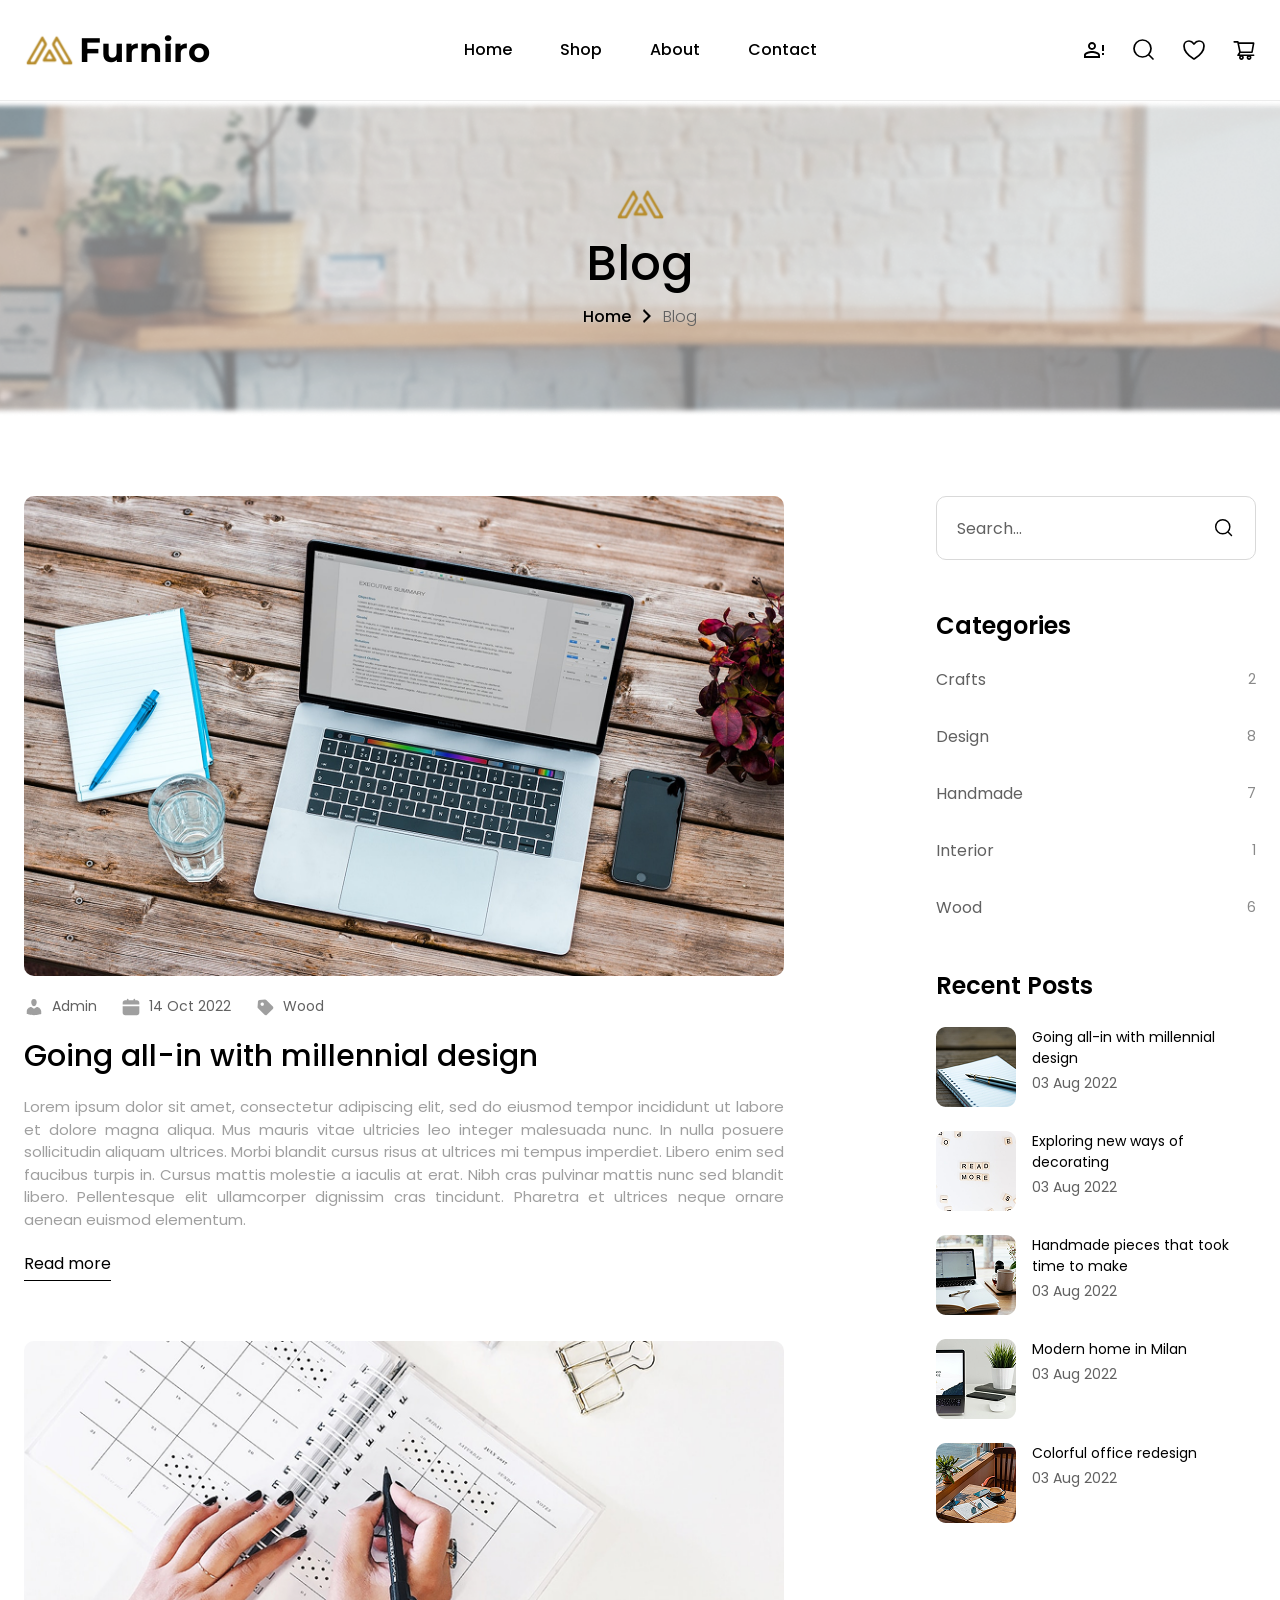
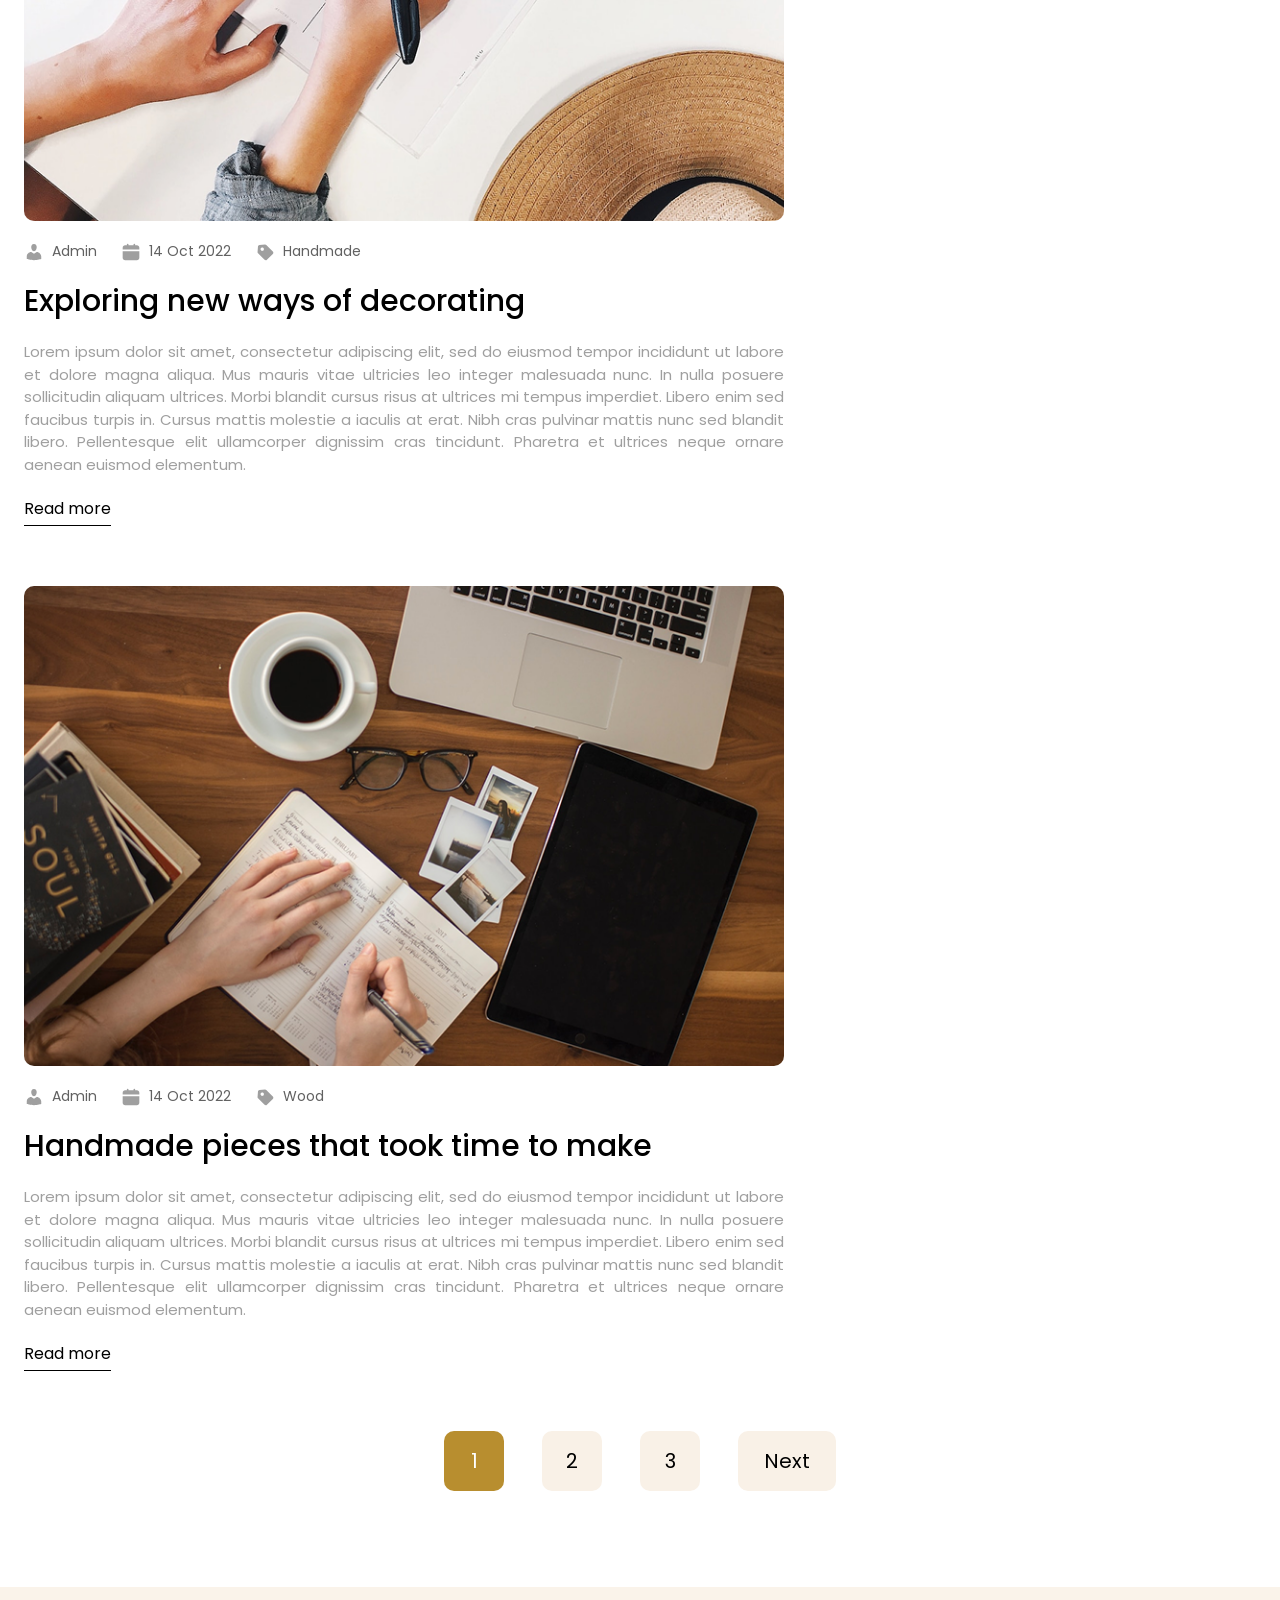
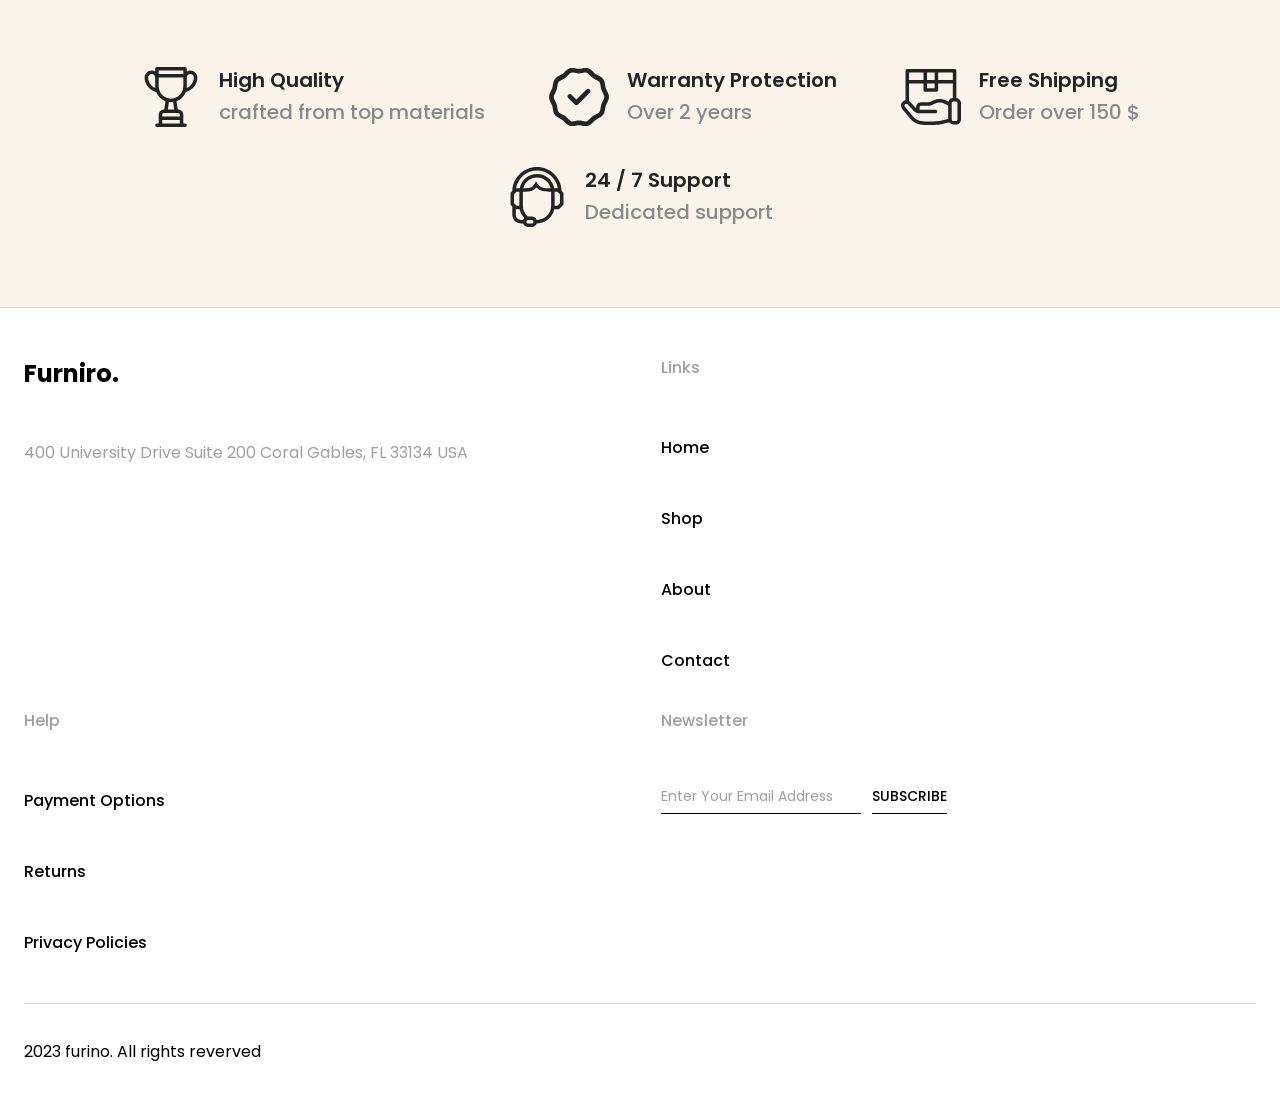
<file: Blog/blog.html>
<!doctype html>
<html lang="en">
  <head>
    <meta charset="UTF-8" />
    <meta name="viewport" content="width=device-width, initial-scale=1.0" />
    <title>Blog – Furniro</title>
    <link rel="icon" type="image/svg+xml" href="./images/logo.svg" />
    <link rel="preconnect" href="https://fonts.googleapis.com" />
    <link rel="preconnect" href="https://fonts.gstatic.com" crossorigin />
    <link
      href="https://fonts.googleapis.com/css2?family=Montserrat:wght@700&family=Poppins:wght@400;500;600;700&display=swap"
      rel="stylesheet"
    />
    <link rel="stylesheet" href="./css/blog.css" />
  </head>
  <body>
    <!-- Header -->
    <header class="site-header">
      <div class="site-header__inner u-container">
        <a href="../Home/index.html" class="site-header__brand brand-mark">
          <img
            src="./images/logo.svg"
            alt="Furniro logo"
            class="brand-mark__logo"
          />
          <span class="brand-mark__name">Furniro</span>
        </a>

        <button
          class="nav-hamburger"
          type="button"
          aria-label="Toggle navigation"
          aria-expanded="false"
          aria-controls="main-nav"
        >
          <img
            src="./images/navbar.svg"
            alt="Open menu"
            class="nav-hamburger__icon nav-hamburger__icon--open"
          />
          <img
            src="./images/navbar_close.svg"
            alt="Close menu"
            class="nav-hamburger__icon nav-hamburger__icon--close"
          />
        </button>

        <nav class="site-header__nav nav-menu" id="main-nav">
          <a href="../Home/index.html" class="nav-menu__link">Home</a>
          <a href="../Shop/shop.html" class="nav-menu__link">Shop</a>
          <a href="../About/about.html" class="nav-menu__link">About</a>
          <a href="../Contact/contact.html" class="nav-menu__link">Contact</a>

          <div
            class="site-header__actions header-actions header-actions--mobile"
          >
            <button
              class="header-actions__button"
              type="button"
              aria-label="Account"
            >
              <img src="./images/account-icon.svg" alt="" />
            </button>
            <button
              class="header-actions__button"
              type="button"
              aria-label="Search"
            >
              <img src="./images/search-icon.svg" alt="" />
            </button>
            <button
              class="header-actions__button"
              type="button"
              aria-label="Wishlist"
            >
              <img src="./images/heart-icon.svg" alt="" />
            </button>
            <button
              class="header-actions__button"
              type="button"
              aria-label="Cart"
            >
              <img src="./images/cart-icon.svg" alt="" />
            </button>
          </div>
        </nav>

        <div
          class="site-header__actions header-actions header-actions--desktop"
        >
          <button
            class="header-actions__button"
            type="button"
            aria-label="Account"
          >
            <img src="./images/account-icon.svg" alt="" />
          </button>
          <button
            class="header-actions__button"
            type="button"
            aria-label="Search"
          >
            <img src="./images/search-icon.svg" alt="" />
          </button>
          <button
            class="header-actions__button"
            type="button"
            aria-label="Wishlist"
          >
            <img src="./images/heart-icon.svg" alt="" />
          </button>
          <button
            class="header-actions__button"
            type="button"
            aria-label="Cart"
          >
            <img src="./images/cart-icon.svg" alt="" />
          </button>
        </div>
      </div>
    </header>

    <main>
      <!-- Hero Banner -->
      <section class="page-hero">
        <img
          src="./images/rectangle 1.png"
          alt="Blog banner background"
          class="page-hero__bg"
        />
        <div class="page-hero__content">
          <img src="./images/logo.svg" alt="" class="page-hero__logo" />
          <h1 class="page-hero__title">Blog</h1>
          <nav class="breadcrumb" aria-label="breadcrumb">
            <a href="../Home/index.html" class="breadcrumb__link">Home</a>
            <img
              src="./images/arrow-shop.svg"
              alt=""
              class="breadcrumb__sep"
              aria-hidden="true"
            />
            <span class="breadcrumb__current">Blog</span>
          </nav>
        </div>
      </section>

      <!-- Blog Section -->
      <section class="blog-section">
        <div class="blog-section__inner u-container">
          <div class="blog-content">
            <!-- Main Blog Posts -->
            <div class="blog-posts">
              <!-- Blog Post 1 -->
              <article class="blog-post">
                <div class="blog-post__media">
                  <img
                    src="./images/blog-hero.png"
                    alt="Going all-in with millennial design"
                    class="blog-post__image"
                  />
                </div>
                <div class="blog-post__meta">
                  <span class="blog-post__author">
                    <img src="./images/admin.svg" alt="" />
                    Admin
                  </span>
                  <span class="blog-post__date">
                    <img src="./images/calender.svg" alt="" />
                    14 Oct 2022
                  </span>
                  <span class="blog-post__category">
                    <img src="./images/tag.svg" alt="" />
                    Wood
                  </span>
                </div>
                <h2 class="blog-post__title">
                  Going all-in with millennial design
                </h2>
                <p class="blog-post__excerpt">
                  Lorem ipsum dolor sit amet, consectetur adipiscing elit, sed
                  do eiusmod tempor incididunt ut labore et dolore magna aliqua.
                  Mus mauris vitae ultricies leo integer malesuada nunc. In
                  nulla posuere sollicitudin aliquam ultrices. Morbi blandit
                  cursus risus at ultrices mi tempus imperdiet. Libero enim sed
                  faucibus turpis in. Cursus mattis molestie a iaculis at erat.
                  Nibh cras pulvinar mattis nunc sed blandit libero.
                  Pellentesque elit ullamcorper dignissim cras tincidunt.
                  Pharetra et ultrices neque ornare aenean euismod elementum.
                </p>
                <a href="#" class="blog-post__read-more">Read more</a>
              </article>

              <!-- Blog Post 2 -->
              <article class="blog-post">
                <div class="blog-post__media">
                  <img
                    src="./images/blog-hero2.png"
                    alt="Exploring new ways of decorating"
                    class="blog-post__image"
                  />
                </div>
                <div class="blog-post__meta">
                  <span class="blog-post__author">
                    <img src="./images/admin.svg" alt="" />
                    Admin
                  </span>
                  <span class="blog-post__date">
                    <img src="./images/calender.svg" alt="" />
                    14 Oct 2022
                  </span>
                  <span class="blog-post__category">
                    <img src="./images/tag.svg" alt="" />
                    Handmade
                  </span>
                </div>
                <h2 class="blog-post__title">
                  Exploring new ways of decorating
                </h2>
                <p class="blog-post__excerpt">
                  Lorem ipsum dolor sit amet, consectetur adipiscing elit, sed
                  do eiusmod tempor incididunt ut labore et dolore magna aliqua.
                  Mus mauris vitae ultricies leo integer malesuada nunc. In
                  nulla posuere sollicitudin aliquam ultrices. Morbi blandit
                  cursus risus at ultrices mi tempus imperdiet. Libero enim sed
                  faucibus turpis in. Cursus mattis molestie a iaculis at erat.
                  Nibh cras pulvinar mattis nunc sed blandit libero.
                  Pellentesque elit ullamcorper dignissim cras tincidunt.
                  Pharetra et ultrices neque ornare aenean euismod elementum.
                </p>
                <a href="#" class="blog-post__read-more">Read more</a>
              </article>

              <!-- Blog Post 3 -->
              <article class="blog-post">
                <div class="blog-post__media">
                  <img
                    src="./images/blog-hero3.png"
                    alt="Handmade pieces that took time to make"
                    class="blog-post__image"
                  />
                </div>
                <div class="blog-post__meta">
                  <span class="blog-post__author">
                    <img src="./images/admin.svg" alt="" />
                    Admin
                  </span>
                  <span class="blog-post__date">
                    <img src="./images/calender.svg" alt="" />
                    14 Oct 2022
                  </span>
                  <span class="blog-post__category">
                    <img src="./images/tag.svg" alt="" />
                    Wood
                  </span>
                </div>
                <h2 class="blog-post__title">
                  Handmade pieces that took time to make
                </h2>
                <p class="blog-post__excerpt">
                  Lorem ipsum dolor sit amet, consectetur adipiscing elit, sed
                  do eiusmod tempor incididunt ut labore et dolore magna aliqua.
                  Mus mauris vitae ultricies leo integer malesuada nunc. In
                  nulla posuere sollicitudin aliquam ultrices. Morbi blandit
                  cursus risus at ultrices mi tempus imperdiet. Libero enim sed
                  faucibus turpis in. Cursus mattis molestie a iaculis at erat.
                  Nibh cras pulvinar mattis nunc sed blandit libero.
                  Pellentesque elit ullamcorper dignissim cras tincidunt.
                  Pharetra et ultrices neque ornare aenean euismod elementum.
                </p>
                <a href="#" class="blog-post__read-more">Read more</a>
              </article>
            </div>
          </div>

          <!-- Sidebar -->
          <aside class="blog-sidebar">
            <!-- Search -->
            <div class="sidebar-widget">
              <div class="search-form">
                <input
                  type="text"
                  class="search-form__input"
                  placeholder="Search..."
                />
                <button class="search-form__button" type="button">
                  <img src="./images/search-icon.svg" alt="Search" />
                </button>
              </div>
            </div>

            <!-- Categories -->
            <div class="sidebar-widget">
              <h3 class="sidebar-widget__title">Categories</h3>
              <ul class="categories-list">
                <li class="categories-list__item">
                  <a href="#" class="categories-list__link">
                    <span>Crafts</span>
                    <span class="categories-list__count">2</span>
                  </a>
                </li>
                <li class="categories-list__item">
                  <a href="#" class="categories-list__link">
                    <span>Design</span>
                    <span class="categories-list__count">8</span>
                  </a>
                </li>
                <li class="categories-list__item">
                  <a href="#" class="categories-list__link">
                    <span>Handmade</span>
                    <span class="categories-list__count">7</span>
                  </a>
                </li>
                <li class="categories-list__item">
                  <a href="#" class="categories-list__link">
                    <span>Interior</span>
                    <span class="categories-list__count">1</span>
                  </a>
                </li>
                <li class="categories-list__item">
                  <a href="#" class="categories-list__link">
                    <span>Wood</span>
                    <span class="categories-list__count">6</span>
                  </a>
                </li>
              </ul>
            </div>

            <!-- Recent Posts -->
            <div class="sidebar-widget">
              <h3 class="sidebar-widget__title">Recent Posts</h3>
              <ul class="recent-posts">
                <li class="recent-posts__item">
                  <img
                    src="./images/recent-post-0.png"
                    alt="Going all-in with millennial design"
                    class="recent-posts__thumb"
                  />
                  <div class="recent-posts__content">
                    <a href="#" class="recent-posts__title"
                      >Going all-in with millennial design</a
                    >
                    <span class="recent-posts__date">03 Aug 2022</span>
                  </div>
                </li>
                <li class="recent-posts__item">
                  <img
                    src="./images/recent-post-1.png"
                    alt="Exploring new ways of decorating"
                    class="recent-posts__thumb"
                  />
                  <div class="recent-posts__content">
                    <a href="#" class="recent-posts__title"
                      >Exploring new ways of decorating</a
                    >
                    <span class="recent-posts__date">03 Aug 2022</span>
                  </div>
                </li>
                <li class="recent-posts__item">
                  <img
                    src="./images/recent-post-2.png"
                    alt="Handmade pieces that took time to make"
                    class="recent-posts__thumb"
                  />
                  <div class="recent-posts__content">
                    <a href="#" class="recent-posts__title"
                      >Handmade pieces that took time to make</a
                    >
                    <span class="recent-posts__date">03 Aug 2022</span>
                  </div>
                </li>
                <li class="recent-posts__item">
                  <img
                    src="./images/recent-post-3.png"
                    alt="Modern home in Milan"
                    class="recent-posts__thumb"
                  />
                  <div class="recent-posts__content">
                    <a href="#" class="recent-posts__title"
                      >Modern home in Milan</a
                    >
                    <span class="recent-posts__date">03 Aug 2022</span>
                  </div>
                </li>
                <li class="recent-posts__item">
                  <img
                    src="./images/recent-post-4.png"
                    alt="Colorful office redesign"
                    class="recent-posts__thumb"
                  />
                  <div class="recent-posts__content">
                    <a href="#" class="recent-posts__title"
                      >Colorful office redesign</a
                    >
                    <span class="recent-posts__date">03 Aug 2022</span>
                  </div>
                </li>
              </ul>
            </div>
          </aside>
        </div>

        <!-- Pagination -->
        <div class="pagination">
          <button class="pagination__btn pagination__btn--active">1</button>
          <button class="pagination__btn">2</button>
          <button class="pagination__btn">3</button>
          <button class="pagination__btn pagination__btn--next">Next</button>
        </div>
      </section>

      <!-- Trust Strip -->
      <section class="trust-strip">
        <div class="trust-strip__inner u-container">
          <div class="trust-item">
            <img src="./images/trophy.svg" alt="" class="trust-item__icon" />
            <div class="trust-item__text">
              <strong>High Quality</strong>
              <span>crafted from top materials</span>
            </div>
          </div>

          <div class="trust-item">
            <img src="./images/guarantee.svg" alt="" class="trust-item__icon" />
            <div class="trust-item__text">
              <strong>Warranty Protection</strong>
              <span>Over 2 years</span>
            </div>
          </div>

          <div class="trust-item">
            <img src="./images/shipping.svg" alt="" class="trust-item__icon" />
            <div class="trust-item__text">
              <strong>Free Shipping</strong>
              <span>Order over 150 $</span>
            </div>
          </div>

          <div class="trust-item">
            <img
              src="./images/customer-support.svg"
              alt=""
              class="trust-item__icon"
            />
            <div class="trust-item__text">
              <strong>24 / 7 Support</strong>
              <span>Dedicated support</span>
            </div>
          </div>
        </div>
      </section>
    </main>

    <!-- Footer -->
    <footer class="site-footer">
      <div class="site-footer__top u-container">
        <div class="site-footer__brand-block">
          <h3 class="site-footer__brand">Furniro.</h3>
          <p class="site-footer__address">
            400 University Drive Suite 200 Coral Gables, FL 33134 USA
          </p>
        </div>

        <div class="site-footer__group">
          <h4 class="site-footer__group-title">Links</h4>
          <a href="../Home/index.html" class="site-footer__link">Home</a>
          <a href="../Shop/shop.html" class="site-footer__link">Shop</a>
          <a href="../About/about.html" class="site-footer__link">About</a>
          <a href="../Contact/contact.html" class="site-footer__link"
            >Contact</a
          >
        </div>

        <div class="site-footer__group">
          <h4 class="site-footer__group-title">Help</h4>
          <a href="#" class="site-footer__link">Payment Options</a>
          <a href="#" class="site-footer__link">Returns</a>
          <a href="#" class="site-footer__link">Privacy Policies</a>
        </div>

        <div class="site-footer__group site-footer__group--newsletter">
          <h4 class="site-footer__group-title">Newsletter</h4>
          <form class="site-footer__newsletter" action="#" method="post">
            <input
              class="site-footer__input"
              type="email"
              placeholder="Enter Your Email Address"
            />
            <button class="site-footer__subscribe" type="submit">
              SUBSCRIBE
            </button>
          </form>
        </div>
      </div>

      <div class="site-footer__bottom u-container">
        <p class="site-footer__copyright">2023 furino. All rights reverved</p>
      </div>
    </footer>

    <script src="./js/blog.js"></script>
    <script src="./js/nav-features.js"></script>
  </body>
</html>
</file>
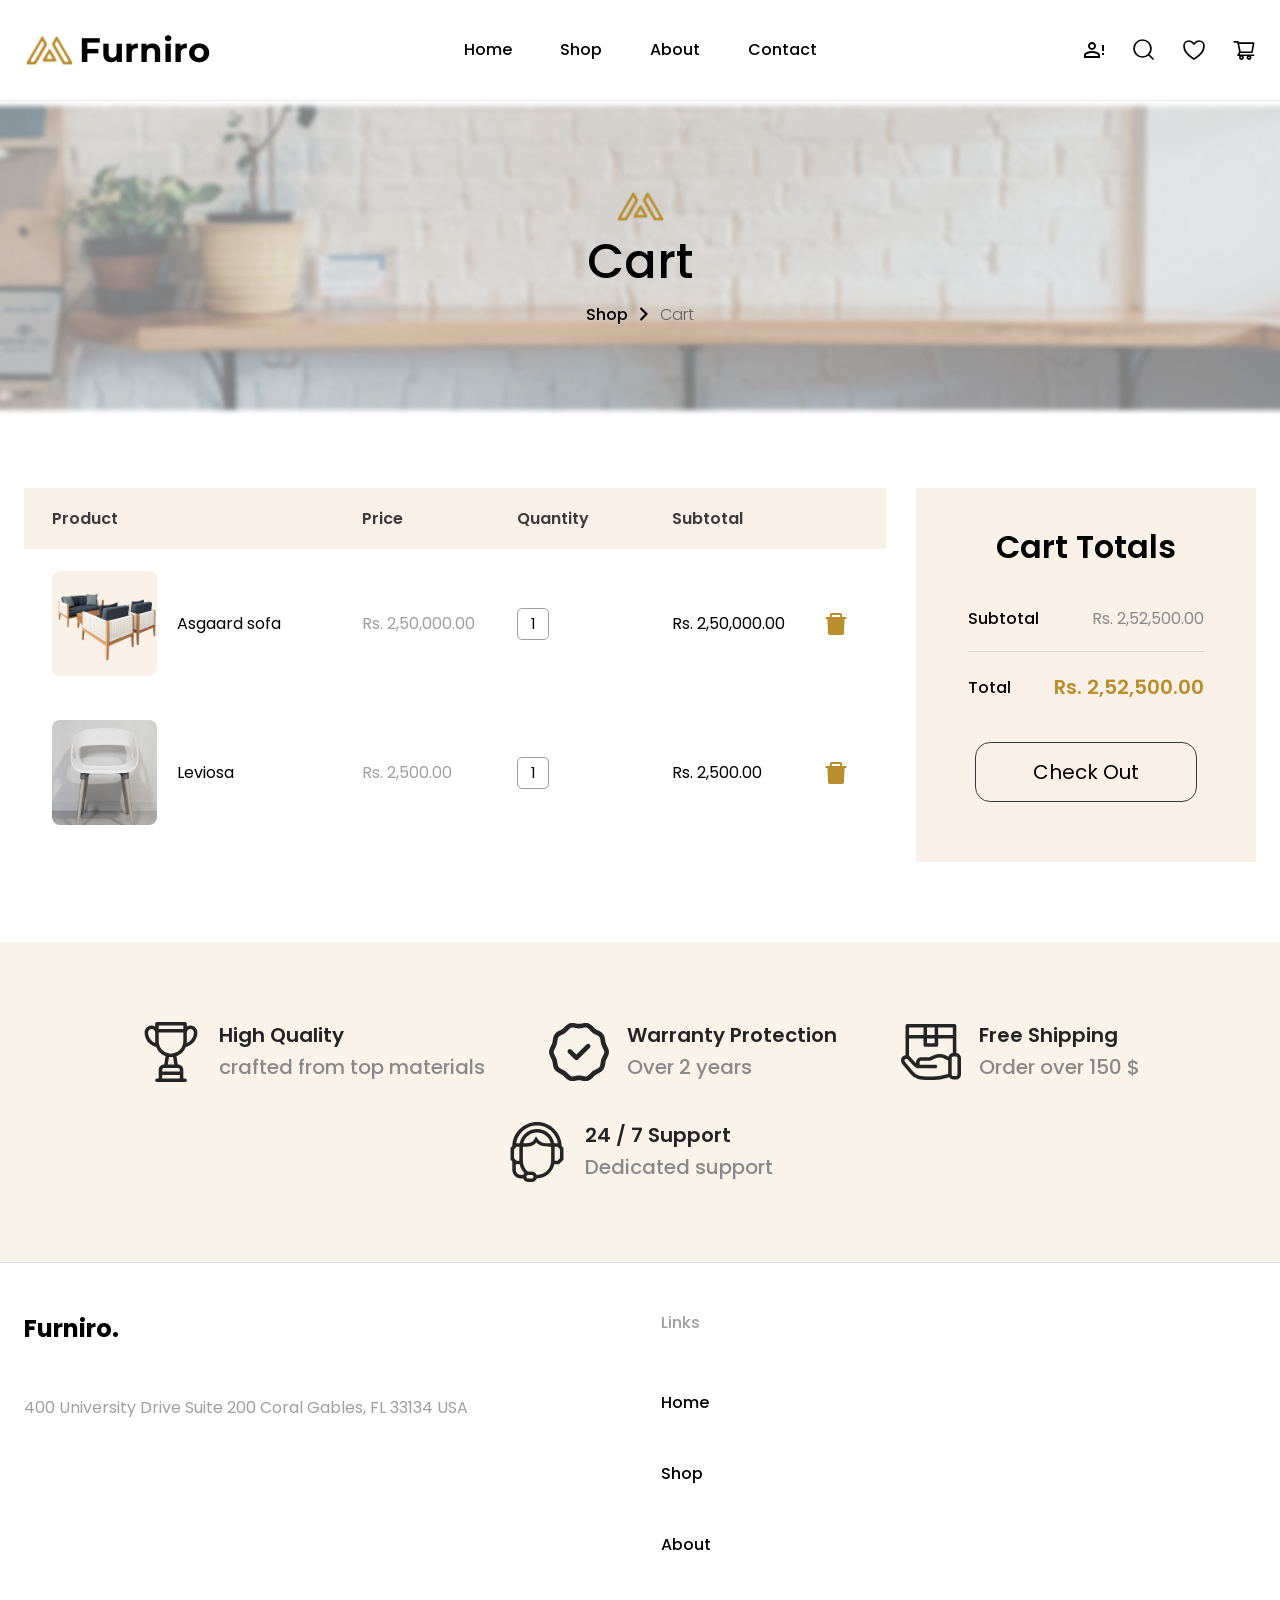
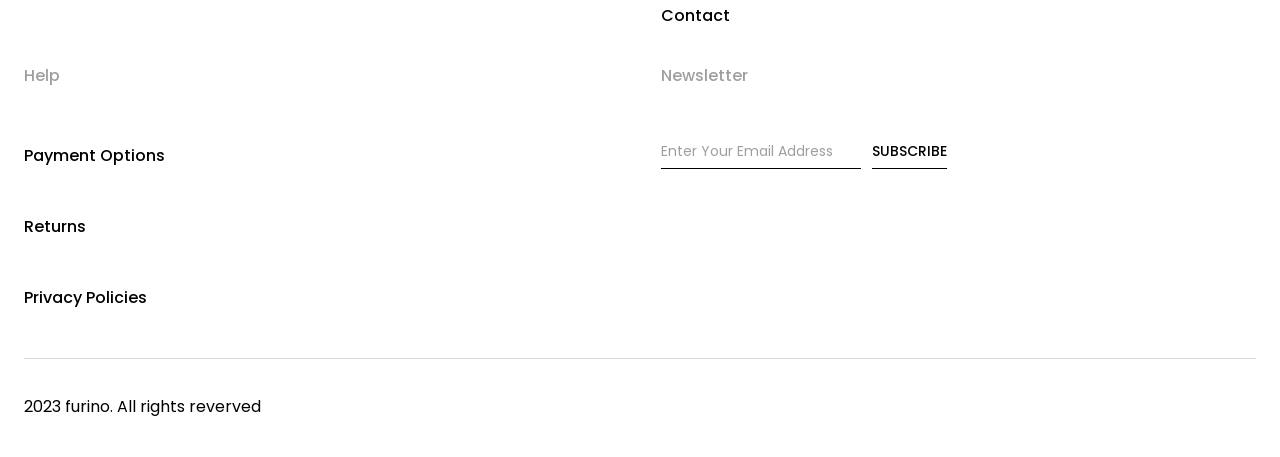
<file: Cart/cart.html>
<!doctype html>
<html lang="en">
  <head>
    <meta charset="UTF-8" />
    <meta name="viewport" content="width=device-width, initial-scale=1.0" />
    <title>Cart – Furniro</title>
    <link rel="icon" type="image/svg+xml" href="./images/logo.svg" />
    <link rel="preconnect" href="https://fonts.googleapis.com" />
    <link rel="preconnect" href="https://fonts.gstatic.com" crossorigin />
    <link
      href="https://fonts.googleapis.com/css2?family=Montserrat:wght@700&family=Poppins:wght@400;500;600;700&display=swap"
      rel="stylesheet"
    />
    <link rel="stylesheet" href="./css/cart.css" />
  </head>
  <body>
    <!-- Header -->
    <header class="site-header">
      <div class="site-header__inner u-container">
        <a href="../Home/index.html" class="site-header__brand brand-mark">
          <img
            src="../Single_Product/images/logo.svg"
            alt="Furniro logo"
            class="brand-mark__logo"
          />
          <span class="brand-mark__name">Furniro</span>
        </a>

        <button
          class="nav-hamburger"
          type="button"
          aria-label="Toggle navigation"
          aria-expanded="false"
          aria-controls="main-nav"
        >
          <img
            src="../Cart/images/navbar.svg"
            alt="Open menu"
            class="nav-hamburger__icon nav-hamburger__icon--open"
          />
          <img
            src="../Cart/images/navbar_close.svg"
            alt="Close menu"
            class="nav-hamburger__icon nav-hamburger__icon--close"
          />
        </button>

        <nav class="site-header__nav nav-menu" id="main-nav">
          <a href="../Home/index.html" class="nav-menu__link">Home</a>
          <a href="../Shop/shop.html" class="nav-menu__link">Shop</a>
          <a href="../About/about.html" class="nav-menu__link">About</a>
          <a href="../Contact/contact.html" class="nav-menu__link">Contact</a>

          <div
            class="site-header__actions header-actions header-actions--mobile"
          >
            <button
              class="header-actions__button"
              type="button"
              aria-label="Account"
            >
              <img src="../Single_Product/images/account-icon.svg" alt="" />
            </button>
            <button
              class="header-actions__button"
              type="button"
              aria-label="Search"
            >
              <img src="../Single_Product/images/search-icon.svg" alt="" />
            </button>
            <button
              class="header-actions__button"
              type="button"
              aria-label="Wishlist"
            >
              <img src="../Single_Product/images/heart-icon.svg" alt="" />
            </button>
            <button
              class="header-actions__button"
              type="button"
              aria-label="Cart"
            >
              <img src="../Single_Product/images/cart-icon.svg" alt="" />
            </button>
          </div>
        </nav>

        <div
          class="site-header__actions header-actions header-actions--desktop"
        >
          <button
            class="header-actions__button"
            type="button"
            aria-label="Account"
          >
            <img src="../Single_Product/images/account-icon.svg" alt="" />
          </button>
          <button
            class="header-actions__button"
            type="button"
            aria-label="Search"
          >
            <img src="../Single_Product/images/search-icon.svg" alt="" />
          </button>
          <button
            class="header-actions__button"
            type="button"
            aria-label="Wishlist"
          >
            <img src="../Single_Product/images/heart-icon.svg" alt="" />
          </button>
          <button
            class="header-actions__button"
            type="button"
            aria-label="Cart"
          >
            <img src="../Single_Product/images/cart-icon.svg" alt="" />
          </button>
        </div>
      </div>
    </header>

    <main>
      <!-- Hero Banner -->
      <section class="page-hero">
        <img
          src="../Single_Product/images/rectangle 1.png"
          alt="Cart banner background"
          class="page-hero__bg"
        />
        <div class="page-hero__content">
          <img
            src="../Single_Product/images/logo.svg"
            alt=""
            class="page-hero__logo"
          />
          <h1 class="page-hero__title">Cart</h1>
          <nav class="breadcrumb" aria-label="breadcrumb">
            <a href="../Shop/shop.html" class="breadcrumb__link">Shop</a>
            <img
              src="../Single_Product/images/arrow-shop.svg"
              alt=""
              class="breadcrumb__sep"
              aria-hidden="true"
            />
            <span class="breadcrumb__current">Cart</span>
          </nav>
        </div>
      </section>

      <!-- Cart Section -->
      <section class="cart-section">
        <div class="cart-section__inner u-container">
          <!-- Cart Table -->
          <div class="cart-table-wrap">
            <div class="cart-table__head">
              <span>Product</span>
              <span>Price</span>
              <span>Quantity</span>
              <span>Subtotal</span>
            </div>

            <div class="cart-items" id="cartItems"></div>

            <!-- Empty state -->
            <div class="cart-empty" id="cartEmpty" hidden>
              <p>
                Your cart is empty.
                <a href="../Shop/shop.html">Continue shopping</a>
              </p>
            </div>
          </div>

          <!-- Cart Totals -->
          <aside class="cart-totals">
            <h2 class="cart-totals__title">Cart Totals</h2>
            <div class="cart-totals__row">
              <span class="cart-totals__label">Subtotal</span>
              <span
                class="cart-totals__value cart-totals__value--muted"
                id="cartSubtotal"
                >Rs. 0.00</span
              >
            </div>
            <div class="cart-totals__row cart-totals__row--total">
              <span class="cart-totals__label">Total</span>
              <span
                class="cart-totals__value cart-totals__value--gold"
                id="cartTotal"
                >Rs. 0.00</span
              >
            </div>
            <a
              href="../Checkout/checkout.html"
              class="cart-totals__checkout-btn"
            >
              Check Out
            </a>
          </aside>
        </div>
      </section>

      <!-- Trust Strip -->
      <section class="trust-strip">
        <div class="trust-strip__inner u-container">
          <div class="trust-item">
            <img
              src="../Single_Product/images/trophy.svg"
              alt=""
              class="trust-item__icon"
            />
            <div class="trust-item__text">
              <strong>High Quality</strong>
              <span>crafted from top materials</span>
            </div>
          </div>

          <div class="trust-item">
            <img
              src="../Single_Product/images/guarantee.svg"
              alt=""
              class="trust-item__icon"
            />
            <div class="trust-item__text">
              <strong>Warranty Protection</strong>
              <span>Over 2 years</span>
            </div>
          </div>

          <div class="trust-item">
            <img
              src="../Single_Product/images/shipping.svg"
              alt=""
              class="trust-item__icon"
            />
            <div class="trust-item__text">
              <strong>Free Shipping</strong>
              <span>Order over 150 $</span>
            </div>
          </div>

          <div class="trust-item">
            <img
              src="../Single_Product/images/customer-support.svg"
              alt=""
              class="trust-item__icon"
            />
            <div class="trust-item__text">
              <strong>24 / 7 Support</strong>
              <span>Dedicated support</span>
            </div>
          </div>
        </div>
      </section>
    </main>

    <!-- Footer -->
    <footer class="site-footer">
      <div class="site-footer__top u-container">
        <div class="site-footer__brand-block">
          <h3 class="site-footer__brand">Furniro.</h3>
          <p class="site-footer__address">
            400 University Drive Suite 200 Coral Gables, FL 33134 USA
          </p>
        </div>

        <div class="site-footer__group">
          <h4 class="site-footer__group-title">Links</h4>
          <a href="../Home/index.html" class="site-footer__link">Home</a>
          <a href="../Shop/shop.html" class="site-footer__link">Shop</a>
          <a href="../About/about.html" class="site-footer__link">About</a>
          <a href="../Contact/contact.html" class="site-footer__link"
            >Contact</a
          >
        </div>

        <div class="site-footer__group">
          <h4 class="site-footer__group-title">Help</h4>
          <a href="#" class="site-footer__link">Payment Options</a>
          <a href="#" class="site-footer__link">Returns</a>
          <a href="#" class="site-footer__link">Privacy Policies</a>
        </div>

        <div class="site-footer__group site-footer__group--newsletter">
          <h4 class="site-footer__group-title">Newsletter</h4>
          <form class="site-footer__newsletter" action="#" method="post">
            <input
              class="site-footer__input"
              type="email"
              placeholder="Enter Your Email Address"
            />
            <button class="site-footer__subscribe" type="submit">
              SUBSCRIBE
            </button>
          </form>
        </div>
      </div>

      <div class="site-footer__bottom u-container">
        <p class="site-footer__copyright">2023 furino. All rights reverved</p>
      </div>
    </footer>

    <script src="./js/cart.js"></script>
    <script src="./js/nav-features.js"></script>
  </body>
</html>
</file>
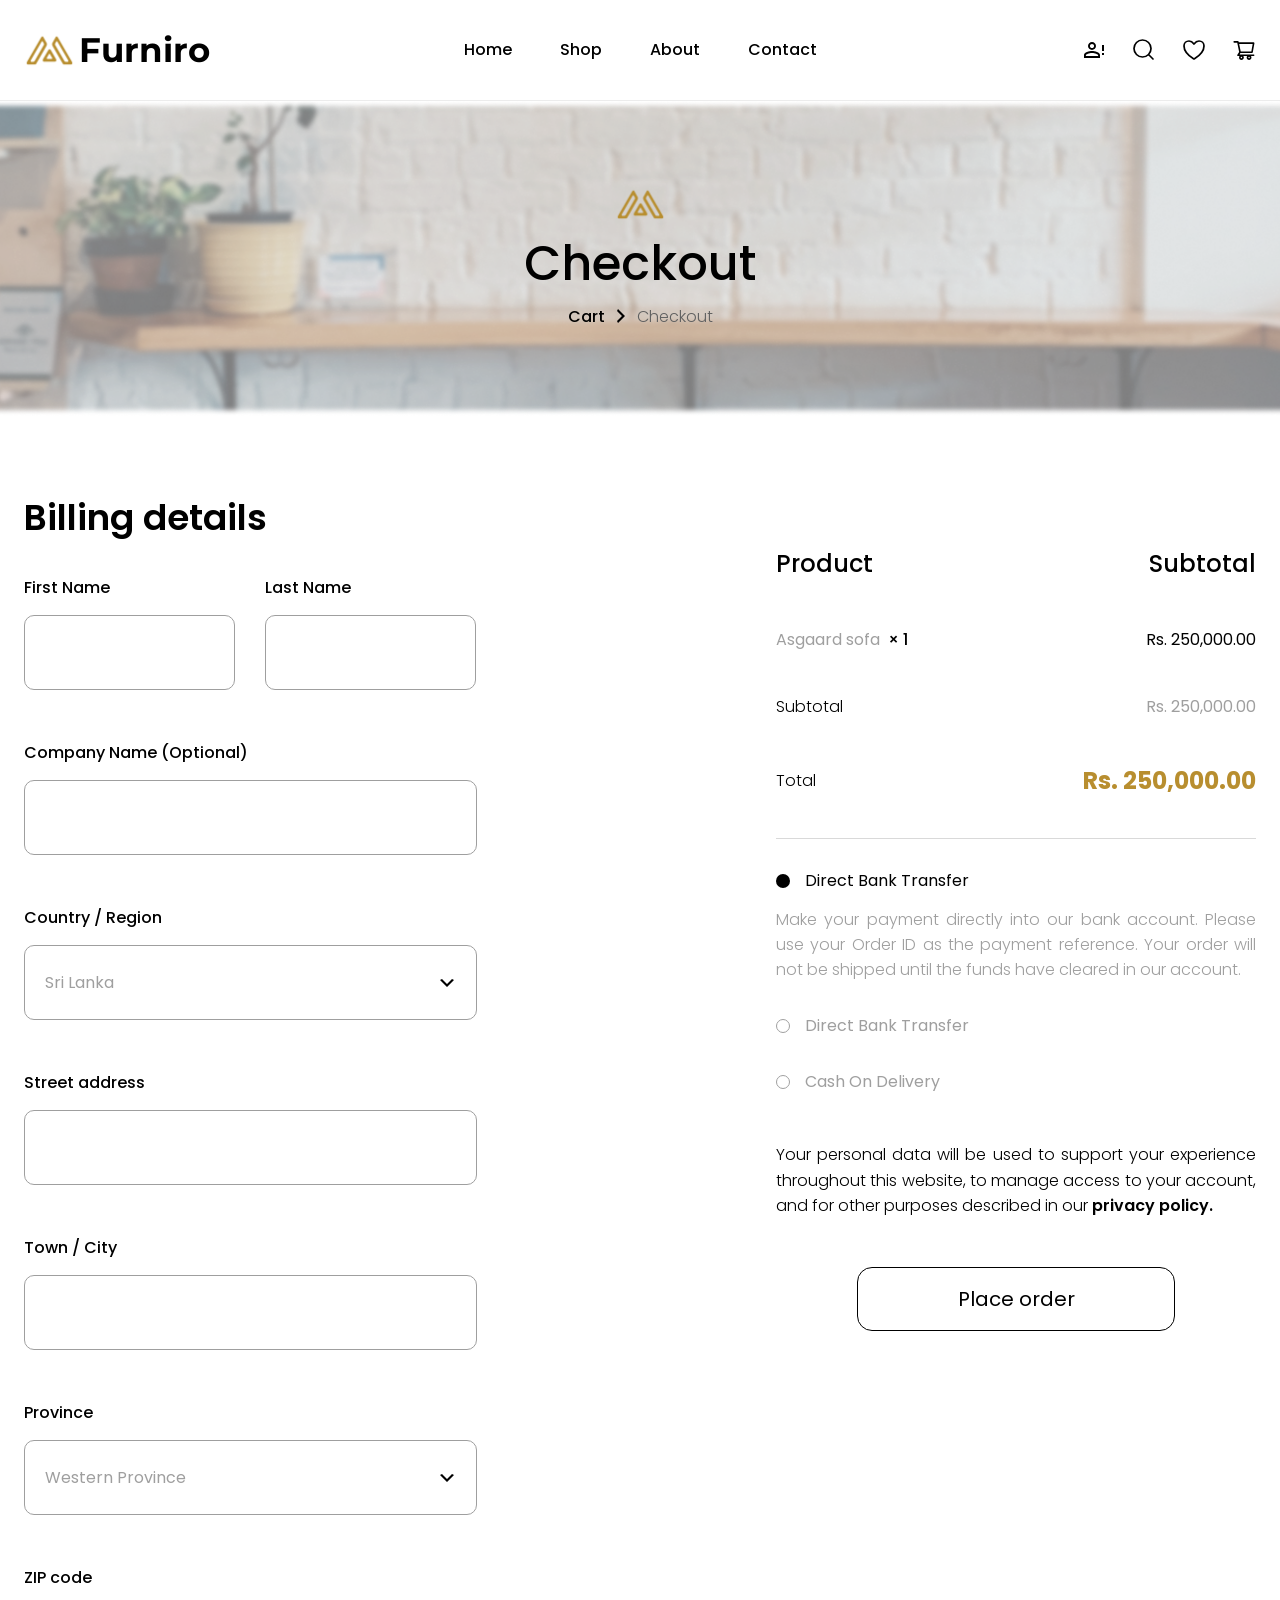
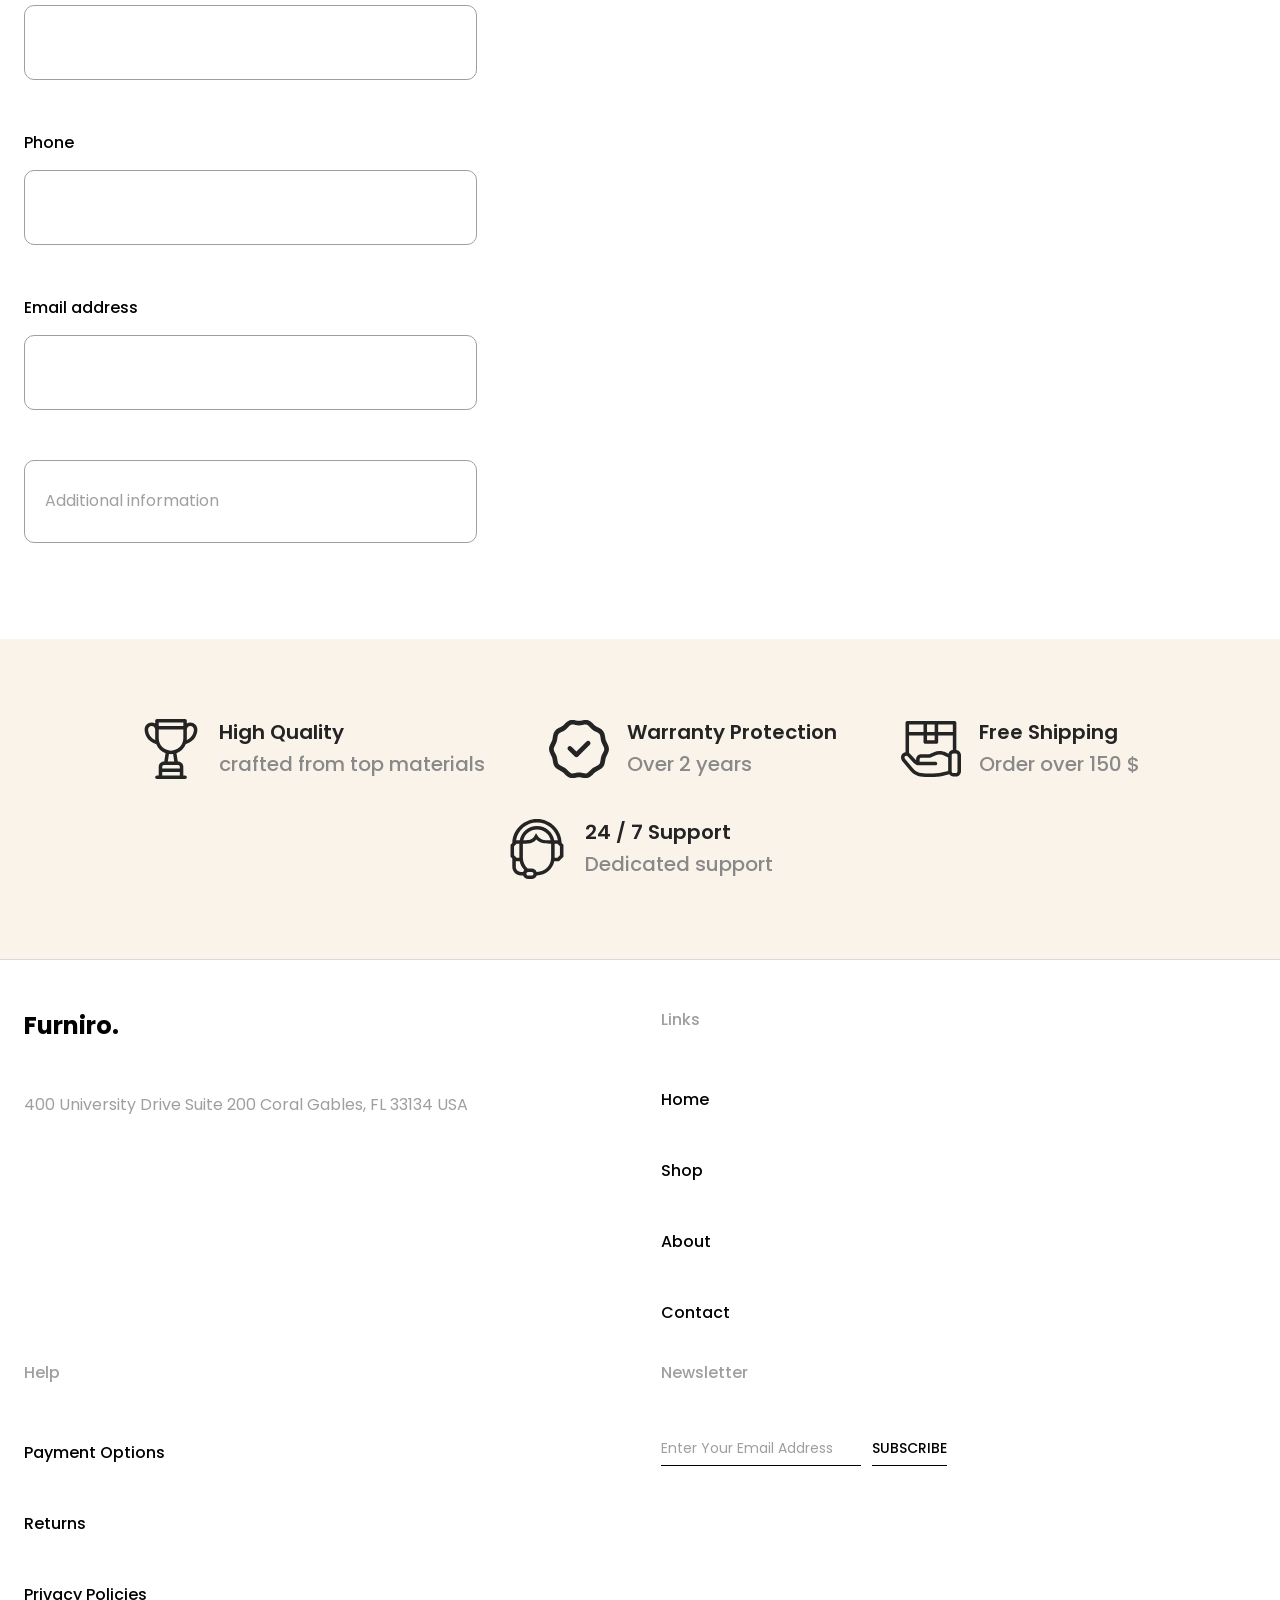
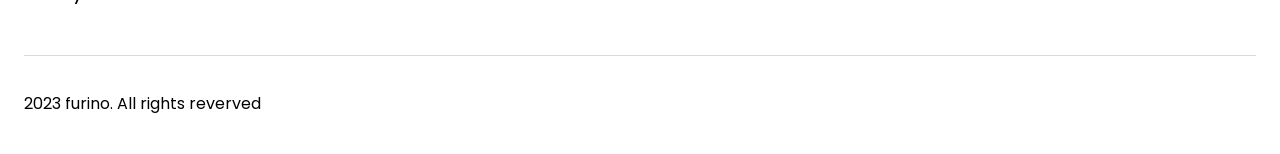
<file: Checkout/checkout.html>
<!doctype html>
<html lang="en">
  <head>
    <meta charset="UTF-8" />
    <meta name="viewport" content="width=device-width, initial-scale=1.0" />
    <title>Checkout – Furniro</title>
    <link rel="icon" type="image/svg+xml" href="./images/logo.svg" />
    <link rel="preconnect" href="https://fonts.googleapis.com" />
    <link rel="preconnect" href="https://fonts.gstatic.com" crossorigin />
    <link
      href="https://fonts.googleapis.com/css2?family=Montserrat:wght@700&family=Poppins:wght@400;500;600;700&display=swap"
      rel="stylesheet"
    />
    <link rel="stylesheet" href="./css/checkout.css" />
  </head>
  <body>
    <!-- Header -->
    <header class="site-header">
      <div class="site-header__inner u-container">
        <a href="../Home/index.html" class="site-header__brand brand-mark">
          <img
            src="./images/logo.svg"
            alt="Furniro logo"
            class="brand-mark__logo"
          />
          <span class="brand-mark__name">Furniro</span>
        </a>

        <button
          class="nav-hamburger"
          type="button"
          aria-label="Toggle navigation"
          aria-expanded="false"
          aria-controls="main-nav"
        >
          <img
            src="./images/navbar.svg"
            alt="Open menu"
            class="nav-hamburger__icon nav-hamburger__icon--open"
          />
          <img
            src="./images/navbar_close.svg"
            alt="Close menu"
            class="nav-hamburger__icon nav-hamburger__icon--close"
          />
        </button>

        <nav class="site-header__nav nav-menu" id="main-nav">
          <a href="../Home/index.html" class="nav-menu__link">Home</a>
          <a href="../Shop/shop.html" class="nav-menu__link">Shop</a>
          <a href="../About/about.html" class="nav-menu__link">About</a>
          <a href="../Contact/contact.html" class="nav-menu__link">Contact</a>

          <div
            class="site-header__actions header-actions header-actions--mobile"
          >
            <button
              class="header-actions__button"
              type="button"
              aria-label="Account"
            >
              <img src="./images/account-icon.svg" alt="" />
            </button>
            <button
              class="header-actions__button"
              type="button"
              aria-label="Search"
            >
              <img src="./images/search-icon.svg" alt="" />
            </button>
            <button
              class="header-actions__button"
              type="button"
              aria-label="Wishlist"
            >
              <img src="./images/heart-icon.svg" alt="" />
            </button>
            <button
              class="header-actions__button"
              type="button"
              aria-label="Cart"
            >
              <img src="./images/cart-icon.svg" alt="" />
            </button>
          </div>
        </nav>

        <div
          class="site-header__actions header-actions header-actions--desktop"
        >
          <button
            class="header-actions__button"
            type="button"
            aria-label="Account"
          >
            <img src="./images/account-icon.svg" alt="" />
          </button>
          <button
            class="header-actions__button"
            type="button"
            aria-label="Search"
          >
            <img src="./images/search-icon.svg" alt="" />
          </button>
          <button
            class="header-actions__button"
            type="button"
            aria-label="Wishlist"
          >
            <img src="./images/heart-icon.svg" alt="" />
          </button>
          <button
            class="header-actions__button"
            type="button"
            aria-label="Cart"
          >
            <img src="./images/cart-icon.svg" alt="" />
          </button>
        </div>
      </div>
    </header>

    <main>
      <!-- Hero Banner -->
      <section class="page-hero">
        <img
          src="./images/rectangle 1.png"
          alt="Checkout banner background"
          class="page-hero__bg"
        />
        <div class="page-hero__content">
          <img src="./images/logo.svg" alt="" class="page-hero__logo" />
          <h1 class="page-hero__title">Checkout</h1>
          <nav class="breadcrumb" aria-label="breadcrumb">
            <a href="../Cart/cart.html" class="breadcrumb__link">Cart</a>
            <img
              src="./images/arrow-shop.svg"
              alt=""
              class="breadcrumb__sep"
              aria-hidden="true"
            />
            <span class="breadcrumb__current">Checkout</span>
          </nav>
        </div>
      </section>

      <!-- Checkout Section -->
      <section class="checkout-section">
        <div class="checkout-section__inner u-container">
          <!-- Billing Details Form -->
          <div class="billing-details">
            <h2 class="billing-details__title">Billing details</h2>

            <div class="billing-form">
              <!-- Name Row -->
              <div class="billing-form__row billing-form__row--split">
                <div class="billing-form__field">
                  <label class="billing-form__label" for="firstName"
                    >First Name</label
                  >
                  <input
                    class="billing-form__input"
                    type="text"
                    id="firstName"
                    name="firstName"
                    autocomplete="given-name"
                  />
                </div>
                <div class="billing-form__field">
                  <label class="billing-form__label" for="lastName"
                    >Last Name</label
                  >
                  <input
                    class="billing-form__input"
                    type="text"
                    id="lastName"
                    name="lastName"
                    autocomplete="family-name"
                  />
                </div>
              </div>

              <!-- Company Name -->
              <div class="billing-form__field">
                <label class="billing-form__label" for="companyName"
                  >Company Name (Optional)</label
                >
                <input
                  class="billing-form__input"
                  type="text"
                  id="companyName"
                  name="companyName"
                  autocomplete="organization"
                />
              </div>

              <!-- Country / Region -->
              <div class="billing-form__field">
                <label class="billing-form__label" for="country"
                  >Country / Region</label
                >
                <div class="billing-form__select-wrap">
                  <select
                    class="billing-form__select"
                    id="country"
                    name="country"
                    autocomplete="country"
                  >
                    <option value="LK" selected>Sri Lanka</option>
                    <option value="US">United States</option>
                    <option value="GB">United Kingdom</option>
                    <option value="AU">Australia</option>
                    <option value="CA">Canada</option>
                    <option value="IN">India</option>
                    <option value="BD">Bangladesh</option>
                    <option value="SG">Singapore</option>
                    <option value="MY">Malaysia</option>
                    <option value="AE">United Arab Emirates</option>
                  </select>
                  <img
                    src="./images/arrow-down.svg"
                    alt=""
                    class="billing-form__select-arrow"
                    aria-hidden="true"
                  />
                </div>
              </div>

              <!-- Street Address -->
              <div class="billing-form__field">
                <label class="billing-form__label" for="streetAddress"
                  >Street address</label
                >
                <input
                  class="billing-form__input"
                  type="text"
                  id="streetAddress"
                  name="streetAddress"
                  autocomplete="street-address"
                />
              </div>

              <!-- Town / City -->
              <div class="billing-form__field">
                <label class="billing-form__label" for="town"
                  >Town / City</label
                >
                <input
                  class="billing-form__input"
                  type="text"
                  id="town"
                  name="town"
                  autocomplete="address-level2"
                />
              </div>

              <!-- Province -->
              <div class="billing-form__field">
                <label class="billing-form__label" for="province"
                  >Province</label
                >
                <div class="billing-form__select-wrap">
                  <select
                    class="billing-form__select"
                    id="province"
                    name="province"
                    autocomplete="address-level1"
                  >
                    <option value="western" selected>Western Province</option>
                    <option value="central">Central Province</option>
                    <option value="southern">Southern Province</option>
                    <option value="northern">Northern Province</option>
                    <option value="eastern">Eastern Province</option>
                    <option value="north-western">
                      North Western Province
                    </option>
                    <option value="north-central">
                      North Central Province
                    </option>
                    <option value="uva">Uva Province</option>
                    <option value="sabaragamuwa">Sabaragamuwa Province</option>
                  </select>
                  <img
                    src="./images/arrow-down.svg"
                    alt=""
                    class="billing-form__select-arrow"
                    aria-hidden="true"
                  />
                </div>
              </div>

              <!-- ZIP Code -->
              <div class="billing-form__field">
                <label class="billing-form__label" for="zipCode"
                  >ZIP code</label
                >
                <input
                  class="billing-form__input"
                  type="text"
                  id="zipCode"
                  name="zipCode"
                  autocomplete="postal-code"
                />
              </div>

              <!-- Phone -->
              <div class="billing-form__field">
                <label class="billing-form__label" for="phone">Phone</label>
                <input
                  class="billing-form__input"
                  type="tel"
                  id="phone"
                  name="phone"
                  autocomplete="tel"
                />
              </div>

              <!-- Email -->
              <div class="billing-form__field">
                <label class="billing-form__label" for="email"
                  >Email address</label
                >
                <input
                  class="billing-form__input"
                  type="email"
                  id="email"
                  name="email"
                  autocomplete="email"
                />
              </div>

              <!-- Additional Information -->
              <div class="billing-form__field">
                <textarea
                  class="billing-form__textarea"
                  id="additionalInfo"
                  name="additionalInfo"
                  placeholder="Additional information"
                  rows="4"
                ></textarea>
              </div>
            </div>
          </div>

          <!-- Order Summary -->
          <aside class="order-summary">
            <!-- Order Table -->
            <div class="order-table">
              <div class="order-table__head">
                <span class="order-table__head-product">Product</span>
                <span class="order-table__head-subtotal">Subtotal</span>
              </div>

              <div class="order-table__body" id="orderItems"></div>

              <div class="order-table__row order-table__row--subtotal">
                <span class="order-table__label">Subtotal</span>
                <span
                  class="order-table__value order-table__value--muted"
                  id="orderSubtotal"
                  >Rs. 0.00</span
                >
              </div>

              <div class="order-table__row order-table__row--total">
                <span class="order-table__label">Total</span>
                <span
                  class="order-table__value order-table__value--gold"
                  id="orderTotal"
                  >Rs. 0.00</span
                >
              </div>
            </div>

            <!-- Payment Methods -->
            <div class="payment-methods">
              <div class="payment-method" id="paymentDirectBank">
                <label class="payment-method__label">
                  <span class="payment-method__radio-wrap">
                    <input
                      class="payment-method__radio"
                      type="radio"
                      name="payment"
                      value="direct-bank"
                      id="payDirectBank"
                      checked
                    />
                    <img
                      src="./images/black_dot.svg"
                      alt=""
                      class="payment-method__radio-dot"
                    />
                  </span>
                  <span class="payment-method__name">Direct Bank Transfer</span>
                </label>
                <p class="payment-method__desc" id="directBankDesc">
                  Make your payment directly into our bank account. Please use
                  your Order ID as the payment reference. Your order will not be
                  shipped until the funds have cleared in our account.
                </p>
              </div>

              <div class="payment-method">
                <label class="payment-method__label">
                  <span class="payment-method__radio-wrap">
                    <input
                      class="payment-method__radio"
                      type="radio"
                      name="payment"
                      value="direct-bank-alt"
                      id="payDirectBankAlt"
                    />
                    <img
                      src="./images/white_dot.svg"
                      alt=""
                      class="payment-method__radio-dot"
                    />
                  </span>
                  <span class="payment-method__name">Direct Bank Transfer</span>
                </label>
              </div>

              <div class="payment-method">
                <label class="payment-method__label">
                  <span class="payment-method__radio-wrap">
                    <input
                      class="payment-method__radio"
                      type="radio"
                      name="payment"
                      value="cash-on-delivery"
                      id="payCashOnDelivery"
                    />
                    <img
                      src="./images/white_dot.svg"
                      alt=""
                      class="payment-method__radio-dot"
                    />
                  </span>
                  <span class="payment-method__name">Cash On Delivery</span>
                </label>
              </div>
            </div>

            <!-- Privacy Note -->
            <p class="privacy-note">
              Your personal data will be used to support your experience
              throughout this website, to manage access to your account, and for
              other purposes described in our
              <a href="#" class="privacy-note__link">privacy policy.</a>
            </p>

            <!-- Place Order Button -->
            <div class="place-order-wrapper">
              <button class="place-order-btn" id="placeOrderBtn" type="button">
                Place order
              </button>
            </div>

            <!-- Order Success Message -->
            <div class="order-success" id="orderSuccess" hidden>
              <p>✓ Your order has been placed successfully!</p>
            </div>
          </aside>
        </div>
      </section>

      <!-- Trust Strip -->
      <section class="trust-strip">
        <div class="trust-strip__inner u-container">
          <div class="trust-item">
            <img src="./images/trophy.svg" alt="" class="trust-item__icon" />
            <div class="trust-item__text">
              <strong>High Quality</strong>
              <span>crafted from top materials</span>
            </div>
          </div>

          <div class="trust-item">
            <img src="./images/guarantee.svg" alt="" class="trust-item__icon" />
            <div class="trust-item__text">
              <strong>Warranty Protection</strong>
              <span>Over 2 years</span>
            </div>
          </div>

          <div class="trust-item">
            <img src="./images/shipping.svg" alt="" class="trust-item__icon" />
            <div class="trust-item__text">
              <strong>Free Shipping</strong>
              <span>Order over 150 $</span>
            </div>
          </div>

          <div class="trust-item">
            <img
              src="./images/customer-support.svg"
              alt=""
              class="trust-item__icon"
            />
            <div class="trust-item__text">
              <strong>24 / 7 Support</strong>
              <span>Dedicated support</span>
            </div>
          </div>
        </div>
      </section>
    </main>

    <!-- Footer -->
    <footer class="site-footer">
      <div class="site-footer__top u-container">
        <div class="site-footer__brand-block">
          <h3 class="site-footer__brand">Furniro.</h3>
          <p class="site-footer__address">
            400 University Drive Suite 200 Coral Gables, FL 33134 USA
          </p>
        </div>

        <div class="site-footer__group">
          <h4 class="site-footer__group-title">Links</h4>
          <a href="../Home/index.html" class="site-footer__link">Home</a>
          <a href="../Shop/shop.html" class="site-footer__link">Shop</a>
          <a href="../About/about.html" class="site-footer__link">About</a>
          <a href="../Contact/contact.html" class="site-footer__link"
            >Contact</a
          >
        </div>

        <div class="site-footer__group">
          <h4 class="site-footer__group-title">Help</h4>
          <a href="#" class="site-footer__link">Payment Options</a>
          <a href="#" class="site-footer__link">Returns</a>
          <a href="#" class="site-footer__link">Privacy Policies</a>
        </div>

        <div class="site-footer__group site-footer__group--newsletter">
          <h4 class="site-footer__group-title">Newsletter</h4>
          <form class="site-footer__newsletter" action="#" method="post">
            <input
              class="site-footer__input"
              type="email"
              placeholder="Enter Your Email Address"
            />
            <button class="site-footer__subscribe" type="submit">
              SUBSCRIBE
            </button>
          </form>
        </div>
      </div>

      <div class="site-footer__bottom u-container">
        <p class="site-footer__copyright">2023 furino. All rights reverved</p>
      </div>
    </footer>

    <script src="./js/checkout.js"></script>
    <script src="./js/nav-features.js"></script>
  </body>
</html>
</file>
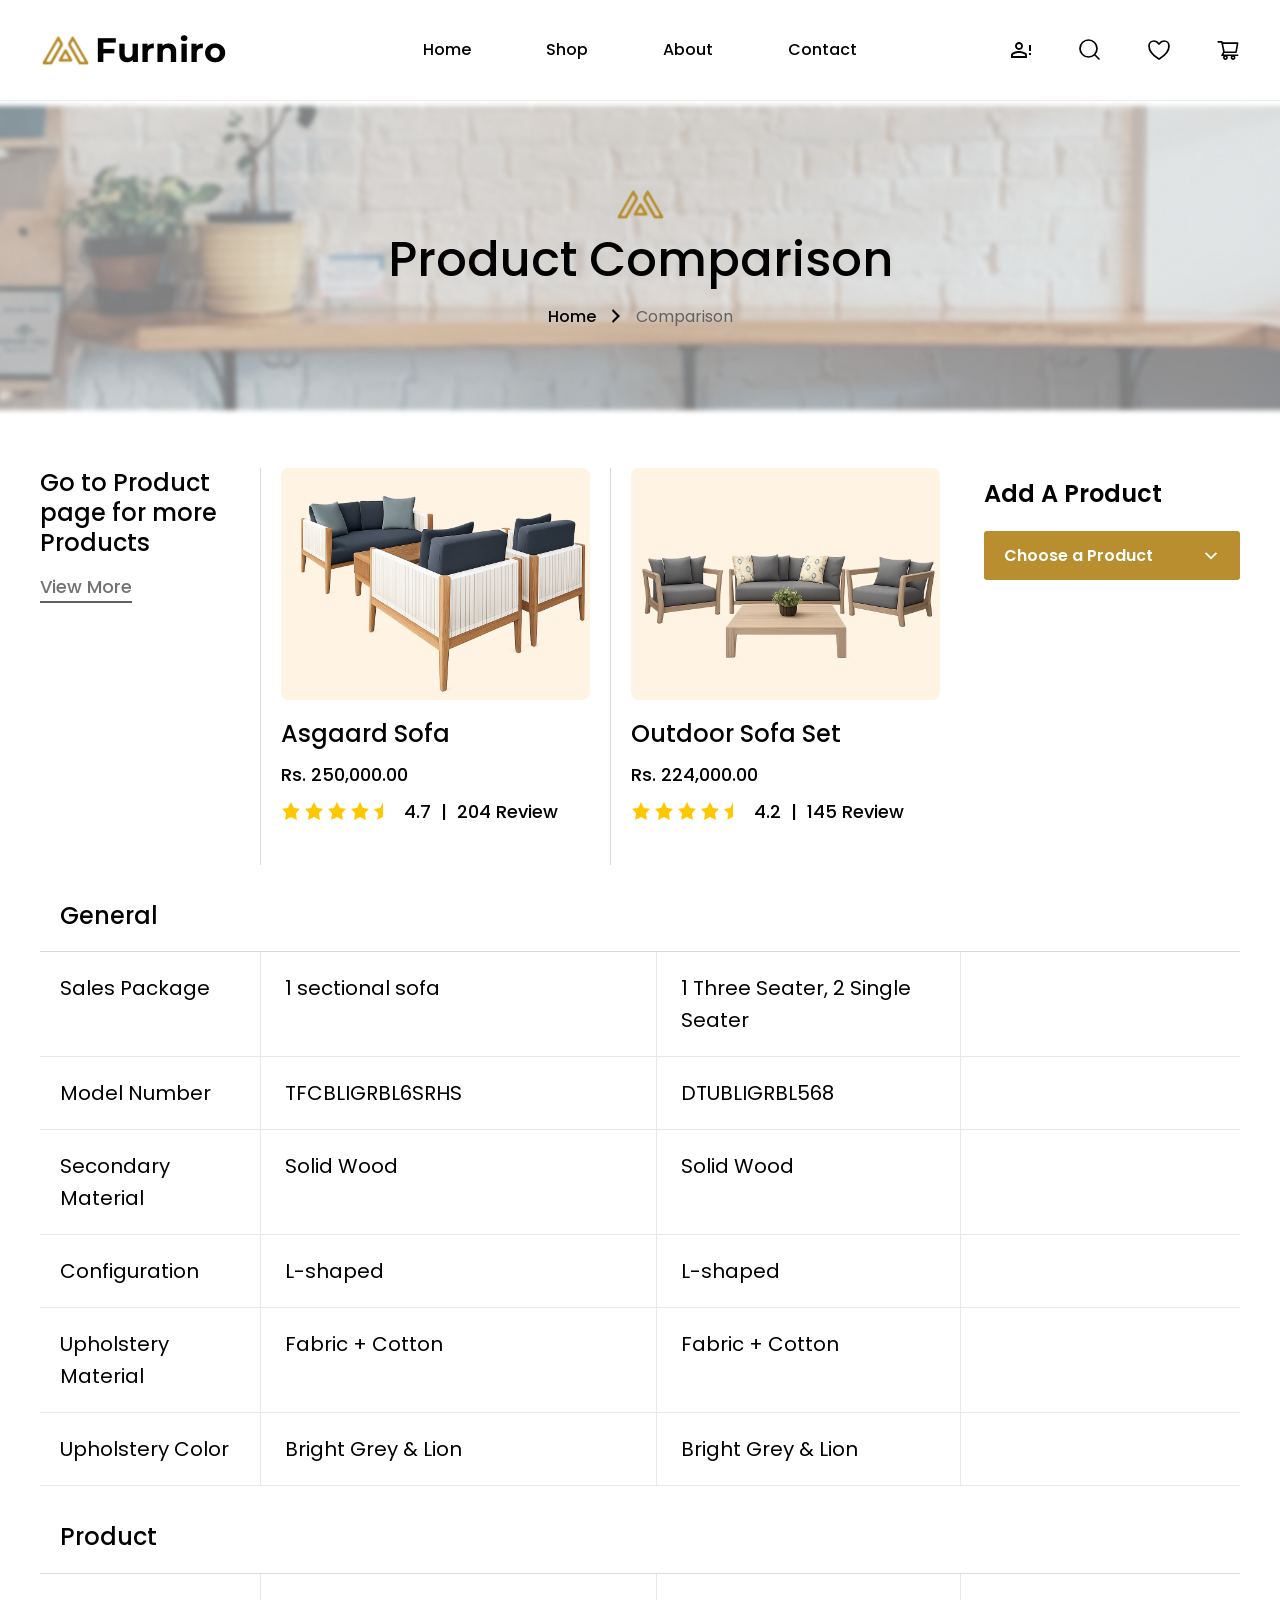
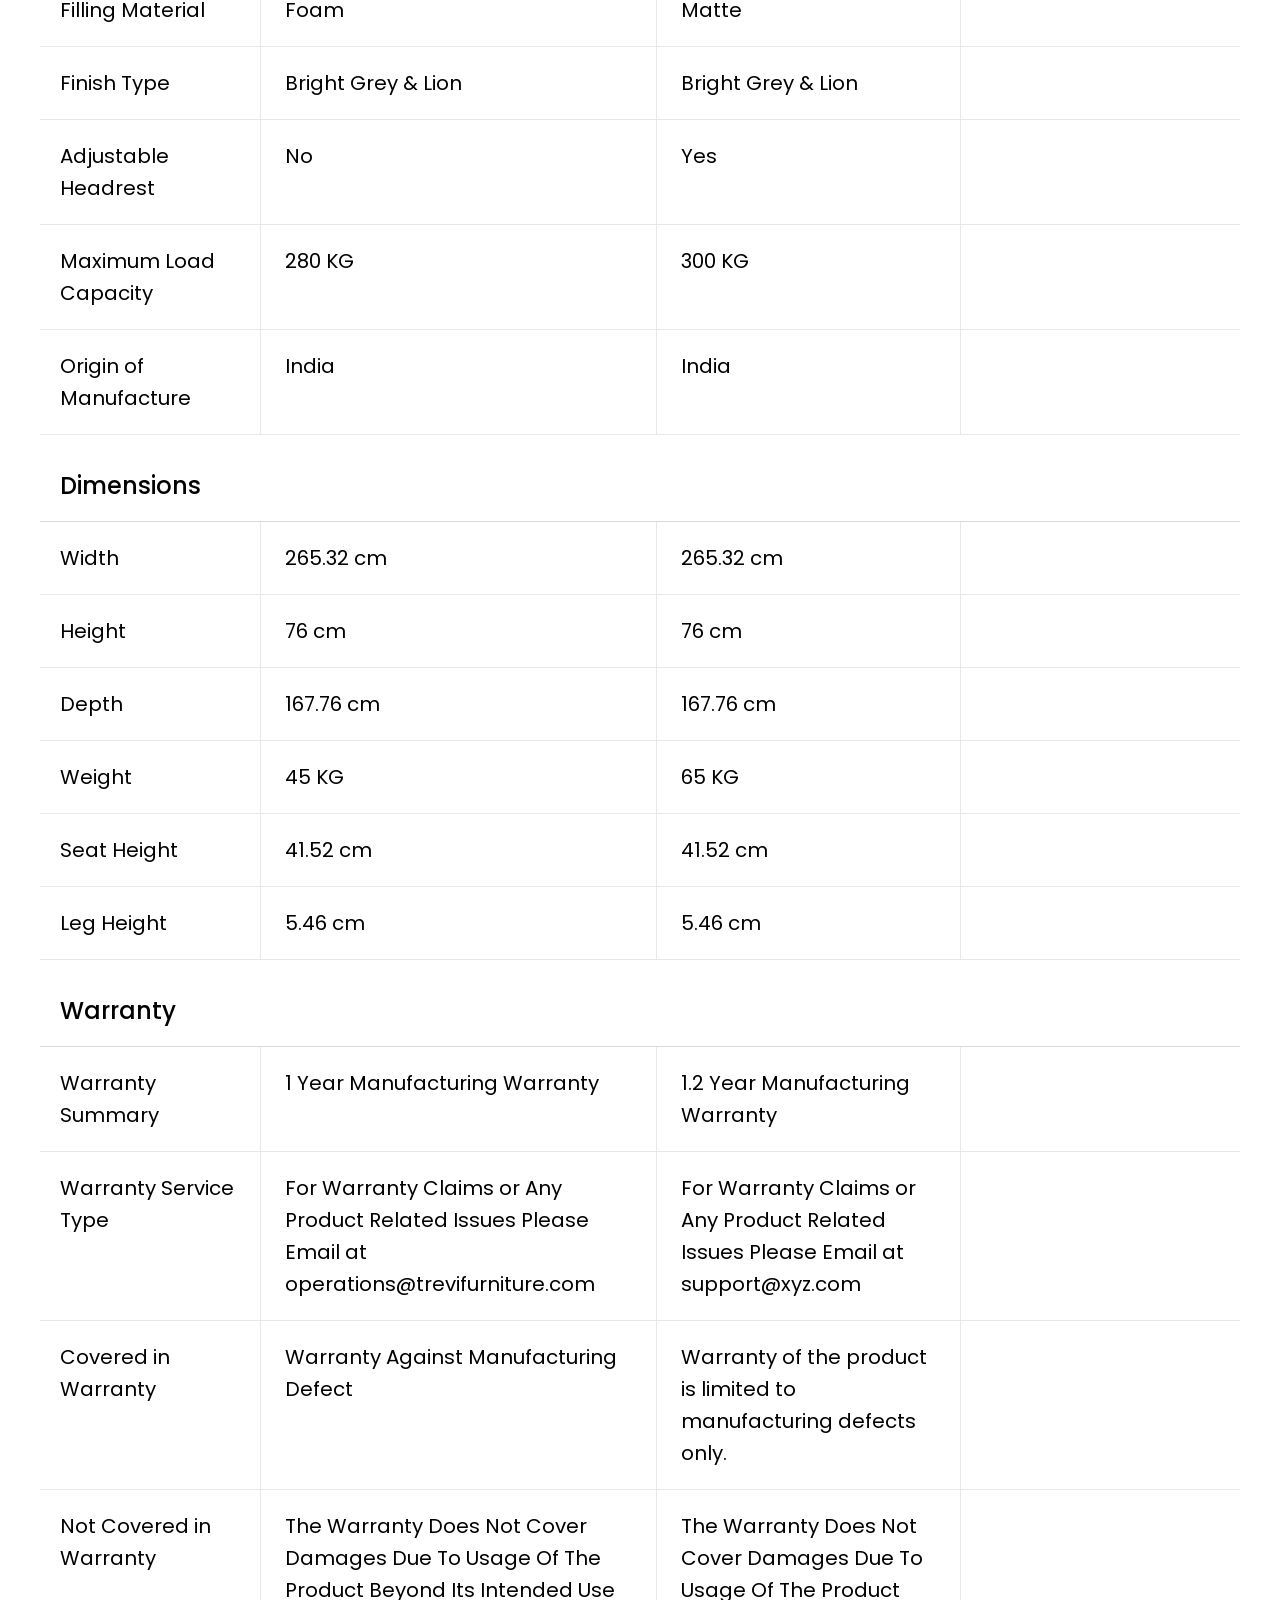
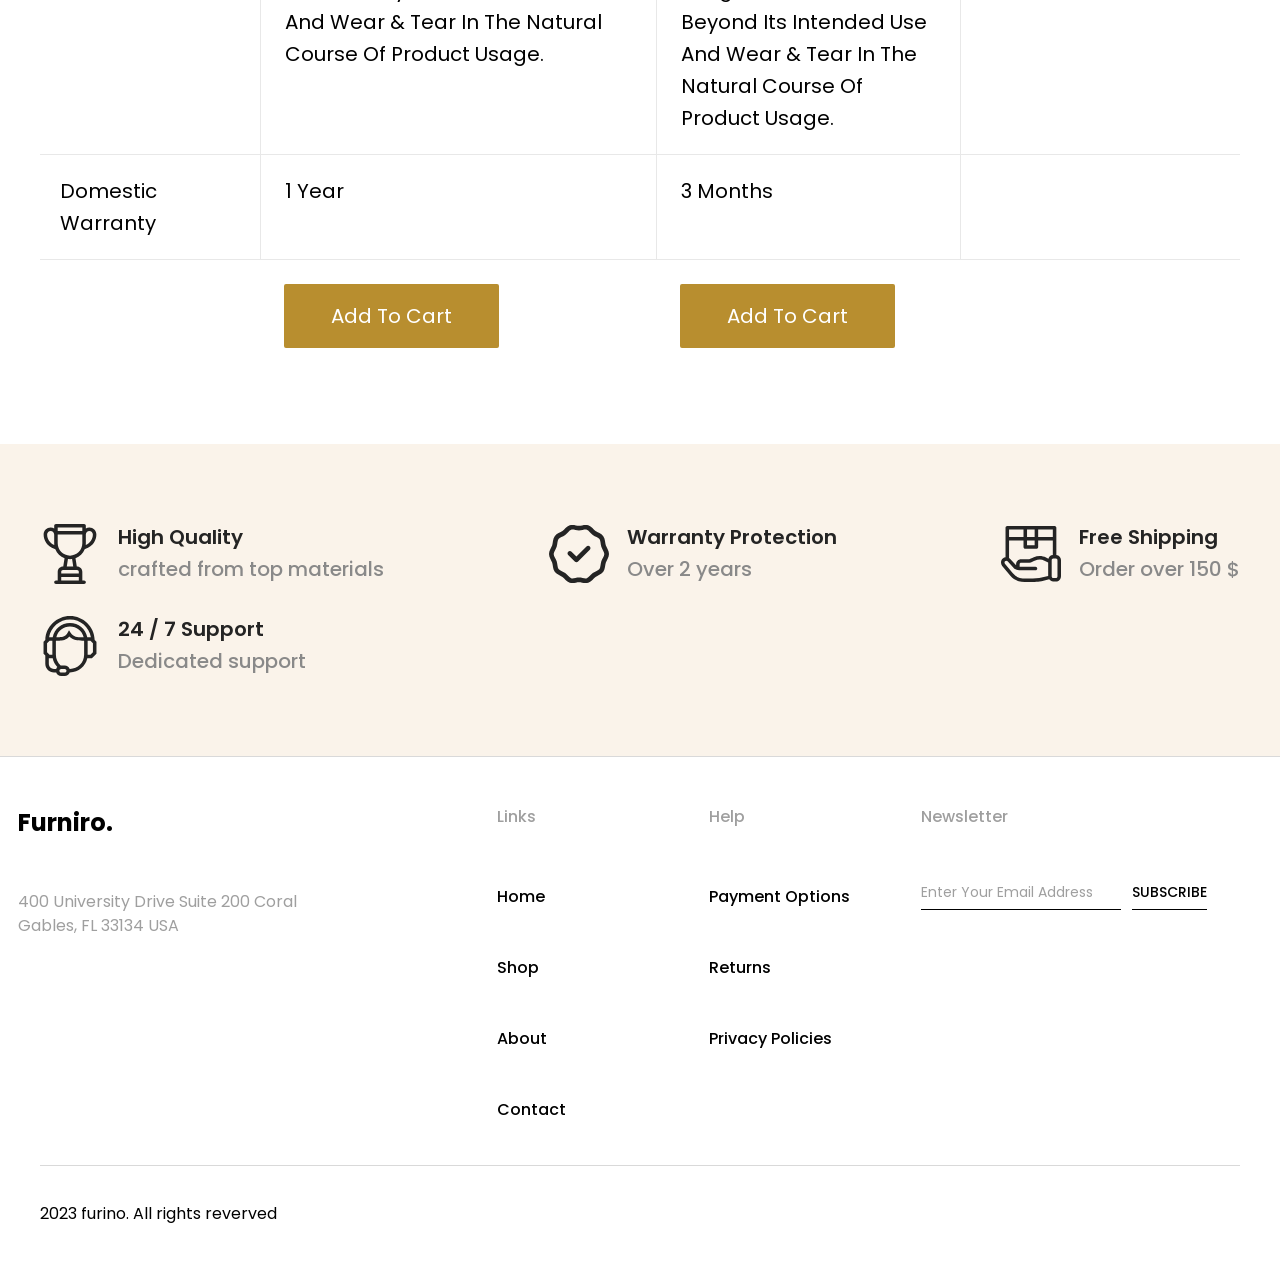
<file: Comparison/comparison.html>
<!doctype html>
<html lang="en">
  <head>
    <meta charset="UTF-8" />
    <meta name="viewport" content="width=device-width, initial-scale=1.0" />
    <title>Product Comparison – Furniro</title>
    <link rel="icon" type="image/svg+xml" href="./images/logo.svg" />
    <link rel="preconnect" href="https://fonts.googleapis.com" />
    <link rel="preconnect" href="https://fonts.gstatic.com" crossorigin />
    <link
      href="https://fonts.googleapis.com/css2?family=Montserrat:wght@700&family=Poppins:wght@400;500;600;700&display=swap"
      rel="stylesheet"
    />
    <link rel="stylesheet" href="./css/comparison.css" />
  </head>
  <body>
    <header class="site-header">
      <div class="site-header__inner u-container">
        <a href="../Home/index.html" class="site-header__brand brand-mark">
          <img
            src="../Home/images/logo.svg"
            alt="Furniro logo"
            class="brand-mark__logo"
          />
          <span class="brand-mark__name">Furniro</span>
        </a>

        <!-- Hamburger -->
        <button
          class="nav-hamburger"
          type="button"
          aria-label="Toggle navigation"
          aria-expanded="false"
          aria-controls="main-nav"
        >
          <img
            src="./images/navbar.svg"
            alt="Open menu"
            class="nav-hamburger__icon nav-hamburger__icon--open"
          />
          <img
            src="./images/navbar_close.svg"
            alt="Close menu"
            class="nav-hamburger__icon nav-hamburger__icon--close"
          />
        </button>

        <nav class="site-header__nav nav-menu" id="main-nav">
          <a href="../Home/index.html" class="nav-menu__link">Home</a>
          <a href="../Shop/shop.html" class="nav-menu__link">Shop</a>
          <a href="../About/about.html" class="nav-menu__link">About</a>
          <a href="../Contact/contact.html" class="nav-menu__link">Contact</a>
          <div
            class="site-header__actions header-actions header-actions--mobile"
          >
            <button
              class="header-actions__button"
              type="button"
              aria-label="Account"
            >
              <img src="../Home/images/account-icon.svg" alt="" />
            </button>
            <button
              class="header-actions__button"
              type="button"
              aria-label="Search"
            >
              <img src="../Home/images/search-icon.svg" alt="" />
            </button>
            <button
              class="header-actions__button"
              type="button"
              aria-label="Wishlist"
            >
              <img src="../Home/images/heart-icon.svg" alt="" />
            </button>
            <button
              class="header-actions__button"
              type="button"
              aria-label="Cart"
            >
              <img src="../Home/images/cart-icon.svg" alt="" />
            </button>
          </div>
        </nav>

        <div
          class="site-header__actions header-actions header-actions--desktop"
        >
          <button
            class="header-actions__button"
            type="button"
            aria-label="Account"
          >
            <img src="../Home/images/account-icon.svg" alt="" />
          </button>
          <button
            class="header-actions__button"
            type="button"
            aria-label="Search"
          >
            <img src="../Home/images/search-icon.svg" alt="" />
          </button>
          <button
            class="header-actions__button"
            type="button"
            aria-label="Wishlist"
          >
            <img src="../Home/images/heart-icon.svg" alt="" />
          </button>
          <button
            class="header-actions__button"
            type="button"
            aria-label="Cart"
          >
            <img src="../Home/images/cart-icon.svg" alt="" />
          </button>
        </div>
      </div>
    </header>

    <main>
      <section class="page-hero">
        <img
          src="../Home/images/rectangle 1.png"
          alt="Shop banner background"
          class="page-hero__bg"
        />
        <div class="page-hero__content">
          <img src="./images/logo.svg" alt="" class="page-hero__logo" />
          <h1 class="page-hero__title">Product Comparison</h1>
          <nav class="breadcrumb" aria-label="breadcrumb">
            <a href="../Home/index.html" class="breadcrumb__link">Home</a>
            <img
              src="../Home/images/arrow-shop.svg"
              alt=""
              class="breadcrumb__sep"
              aria-hidden="true"
            />
            <span class="breadcrumb__current">Comparison</span>
          </nav>
        </div>
      </section>

      <section class="comparison-section">
        <div class="comparison-section__inner u-container">
          <div class="comparison-goto">
            <p class="comparison-goto__label">
              Go to Product page for more Products
            </p>
            <a href="../Shop/shop.html" class="comparison-goto__link"
              >View More</a
            >
          </div>

          <div class="comparison-product" id="compProduct1">
            <div class="comparison-product__card">
              <img
                src="./images/sofa-set-preview-0.png"
                alt="Asgaard Sofa"
                class="comparison-product__img"
              />
              <h3 class="comparison-product__name">Asgaard Sofa</h3>
              <p class="comparison-product__price">Rs. 250,000.00</p>
              <div class="comparison-product__rating">
                <img src="./images/star-filled.svg" alt="" /><img
                  src="./images/star-filled.svg"
                  alt=""
                /><img src="./images/star-filled.svg" alt="" /><img
                  src="./images/star-filled.svg"
                  alt=""
                /><img src="./images/star-half.svg" alt="" />
                <span class="comparison-product__rating-count"
                  >4.7 &nbsp;|&nbsp; 204 Review</span
                >
              </div>
            </div>
          </div>

          <div class="comparison-product" id="compProduct2">
            <div class="comparison-product__card">
              <img
                src="./images/sofa-set-preview-2.png"
                alt="Outdoor Sofa Set"
                class="comparison-product__img"
              />
              <h3 class="comparison-product__name">Outdoor Sofa Set</h3>
              <p class="comparison-product__price">Rs. 224,000.00</p>
              <div class="comparison-product__rating">
                <img src="./images/star-filled.svg" alt="" /><img
                  src="./images/star-filled.svg"
                  alt=""
                /><img src="./images/star-filled.svg" alt="" /><img
                  src="./images/star-filled.svg"
                  alt=""
                /><img src="./images/star-half.svg" alt="" />
                <span class="comparison-product__rating-count"
                  >4.2 &nbsp;|&nbsp; 145 Review</span
                >
              </div>
            </div>
          </div>

          <div class="comparison-add" id="compAdd">
            <p class="comparison-add__label">Add A Product</p>
            <div class="comparison-add__dropdown-wrap">
              <button
                class="comparison-add__trigger"
                type="button"
                id="addProductTrigger"
                aria-expanded="false"
                aria-haspopup="listbox"
              >
                <span>Choose a Product</span>
                <img
                  src="./images/arrow-down.svg"
                  alt=""
                  class="comparison-add__arrow"
                />
              </button>
              <ul
                class="comparison-add__dropdown"
                id="addProductDropdown"
                role="listbox"
                aria-label="Choose a product"
              >
                <li
                  class="comparison-add__item"
                  role="option"
                  tabindex="0"
                  data-product="1"
                >
                  <img src="../Home/images/product-1.png" alt="Syltherine" />
                  <div>
                    <span class="comparison-add__item-name">Syltherine</span
                    ><span class="comparison-add__item-sub">Rp 2.500.000</span>
                  </div>
                </li>
                <li
                  class="comparison-add__item"
                  role="option"
                  tabindex="0"
                  data-product="2"
                >
                  <img src="../Home/images/product-2.png" alt="Leviosa" />
                  <div>
                    <span class="comparison-add__item-name">Leviosa</span
                    ><span class="comparison-add__item-sub">Rp 2.500.000</span>
                  </div>
                </li>
                <li
                  class="comparison-add__item"
                  role="option"
                  tabindex="0"
                  data-product="3"
                >
                  <img src="../Home/images/product-3.png" alt="Lolito" />
                  <div>
                    <span class="comparison-add__item-name">Lolito</span
                    ><span class="comparison-add__item-sub">Rp 7.000.000</span>
                  </div>
                </li>
                <li
                  class="comparison-add__item"
                  role="option"
                  tabindex="0"
                  data-product="4"
                >
                  <img src="../Home/images/product-4.png" alt="Respira" />
                  <div>
                    <span class="comparison-add__item-name">Respira</span
                    ><span class="comparison-add__item-sub">Rp 500.000</span>
                  </div>
                </li>
                <li
                  class="comparison-add__item"
                  role="option"
                  tabindex="0"
                  data-product="5"
                >
                  <img src="../Home/images/product-5.png" alt="Grifo" />
                  <div>
                    <span class="comparison-add__item-name">Grifo</span
                    ><span class="comparison-add__item-sub">Rp 1.500.000</span>
                  </div>
                </li>
                <li
                  class="comparison-add__item"
                  role="option"
                  tabindex="0"
                  data-product="6"
                >
                  <img src="../Home/images/product-6.png" alt="Muggo" />
                  <div>
                    <span class="comparison-add__item-name">Muggo</span
                    ><span class="comparison-add__item-sub">Rp 150.000</span>
                  </div>
                </li>
                <li
                  class="comparison-add__item"
                  role="option"
                  tabindex="0"
                  data-product="7"
                >
                  <img src="../Home/images/product-7.png" alt="Pingky" />
                  <div>
                    <span class="comparison-add__item-name">Pingky</span
                    ><span class="comparison-add__item-sub">Rp 7.000.000</span>
                  </div>
                </li>
                <li
                  class="comparison-add__item"
                  role="option"
                  tabindex="0"
                  data-product="8"
                >
                  <img src="../Home/images/product-8.png" alt="Potty" />
                  <div>
                    <span class="comparison-add__item-name">Potty</span
                    ><span class="comparison-add__item-sub">Rp 2.500.000</span>
                  </div>
                </li>
              </ul>
            </div>
          </div>
        </div>
      </section>

      <div class="comparison-table-wrap u-container">
        <table class="comparison-table" role="table">
          <colgroup>
            <col />
            <col />
            <col />
            <col />
          </colgroup>
          <tbody class="comparison-tbody">
            <tr class="comparison-section-header">
              <td colspan="4"><h4>General</h4></td>
            </tr>
            <tr>
              <th scope="row">Sales Package</th>
              <td>1 sectional sofa</td>
              <td>1 Three Seater, 2 Single Seater</td>
              <td></td>
            </tr>
            <tr>
              <th scope="row">Model Number</th>
              <td>TFCBLIGRBL6SRHS</td>
              <td>DTUBLIGRBL568</td>
              <td></td>
            </tr>
            <tr>
              <th scope="row">Secondary Material</th>
              <td>Solid Wood</td>
              <td>Solid Wood</td>
              <td></td>
            </tr>
            <tr>
              <th scope="row">Configuration</th>
              <td>L-shaped</td>
              <td>L-shaped</td>
              <td></td>
            </tr>
            <tr>
              <th scope="row">Upholstery Material</th>
              <td>Fabric + Cotton</td>
              <td>Fabric + Cotton</td>
              <td></td>
            </tr>
            <tr>
              <th scope="row">Upholstery Color</th>
              <td>Bright Grey &amp; Lion</td>
              <td>Bright Grey &amp; Lion</td>
              <td></td>
            </tr>
          </tbody>
          <tbody class="comparison-tbody">
            <tr class="comparison-section-header">
              <td colspan="4"><h4>Product</h4></td>
            </tr>
            <tr>
              <th scope="row">Filling Material</th>
              <td>Foam</td>
              <td>Matte</td>
              <td></td>
            </tr>
            <tr>
              <th scope="row">Finish Type</th>
              <td>Bright Grey &amp; Lion</td>
              <td>Bright Grey &amp; Lion</td>
              <td></td>
            </tr>
            <tr>
              <th scope="row">Adjustable Headrest</th>
              <td>No</td>
              <td>Yes</td>
              <td></td>
            </tr>
            <tr>
              <th scope="row">Maximum Load Capacity</th>
              <td>280 KG</td>
              <td>300 KG</td>
              <td></td>
            </tr>
            <tr>
              <th scope="row">Origin of Manufacture</th>
              <td>India</td>
              <td>India</td>
              <td></td>
            </tr>
          </tbody>
          <tbody class="comparison-tbody">
            <tr class="comparison-section-header">
              <td colspan="4"><h4>Dimensions</h4></td>
            </tr>
            <tr>
              <th scope="row">Width</th>
              <td>265.32 cm</td>
              <td>265.32 cm</td>
              <td></td>
            </tr>
            <tr>
              <th scope="row">Height</th>
              <td>76 cm</td>
              <td>76 cm</td>
              <td></td>
            </tr>
            <tr>
              <th scope="row">Depth</th>
              <td>167.76 cm</td>
              <td>167.76 cm</td>
              <td></td>
            </tr>
            <tr>
              <th scope="row">Weight</th>
              <td>45 KG</td>
              <td>65 KG</td>
              <td></td>
            </tr>
            <tr>
              <th scope="row">Seat Height</th>
              <td>41.52 cm</td>
              <td>41.52 cm</td>
              <td></td>
            </tr>
            <tr>
              <th scope="row">Leg Height</th>
              <td>5.46 cm</td>
              <td>5.46 cm</td>
              <td></td>
            </tr>
          </tbody>
          <tbody class="comparison-tbody">
            <tr class="comparison-section-header">
              <td colspan="4"><h4>Warranty</h4></td>
            </tr>
            <tr>
              <th scope="row">Warranty Summary</th>
              <td>1 Year Manufacturing Warranty</td>
              <td>1.2 Year Manufacturing Warranty</td>
              <td></td>
            </tr>
            <tr>
              <th scope="row">Warranty Service Type</th>
              <td>
                For Warranty Claims or Any Product Related Issues Please Email
                at operations@trevifurniture.com
              </td>
              <td>
                For Warranty Claims or Any Product Related Issues Please Email
                at support@xyz.com
              </td>
              <td></td>
            </tr>
            <tr>
              <th scope="row">Covered in Warranty</th>
              <td>Warranty Against Manufacturing Defect</td>
              <td>
                Warranty of the product is limited to manufacturing defects
                only.
              </td>
              <td></td>
            </tr>
            <tr>
              <th scope="row">Not Covered in Warranty</th>
              <td>
                The Warranty Does Not Cover Damages Due To Usage Of The Product
                Beyond Its Intended Use And Wear &amp; Tear In The Natural
                Course Of Product Usage.
              </td>
              <td>
                The Warranty Does Not Cover Damages Due To Usage Of The Product
                Beyond Its Intended Use And Wear &amp; Tear In The Natural
                Course Of Product Usage.
              </td>
              <td></td>
            </tr>
            <tr>
              <th scope="row">Domestic Warranty</th>
              <td>1 Year</td>
              <td>3 Months</td>
              <td></td>
            </tr>
            <tr class="comparison-atc-row">
              <td></td>
              <td>
                <a
                  href="../Single_Product/singleproduct.html"
                  class="comparison-atc-btn"
                  id="addToCart1"
                  >Add To Cart</a
                >
              </td>
              <td>
                <a
                  href="../Single_Product/singleproduct.html"
                  class="comparison-atc-btn"
                  id="addToCart2"
                  >Add To Cart</a
                >
              </td>
            </tr>
          </tbody>
        </table>
      </div>

      <section class="trust-strip">
        <div class="trust-strip__inner u-container">
          <div class="trust-item">
            <img
              src="../Home/images/trophy.svg"
              alt=""
              class="trust-item__icon"
            />
            <div class="trust-item__text">
              <strong>High Quality</strong
              ><span>crafted from top materials</span>
            </div>
          </div>
          <div class="trust-item">
            <img
              src="../Home/images/guarantee.svg"
              alt=""
              class="trust-item__icon"
            />
            <div class="trust-item__text">
              <strong>Warranty Protection</strong><span>Over 2 years</span>
            </div>
          </div>
          <div class="trust-item">
            <img
              src="../Home/images/shipping.svg"
              alt=""
              class="trust-item__icon"
            />
            <div class="trust-item__text">
              <strong>Free Shipping</strong><span>Order over 150 $</span>
            </div>
          </div>
          <div class="trust-item">
            <img
              src="../Home/images/customer-support.svg"
              alt=""
              class="trust-item__icon"
            />
            <div class="trust-item__text">
              <strong>24 / 7 Support</strong><span>Dedicated support</span>
            </div>
          </div>
        </div>
      </section>
    </main>

    <footer class="site-footer">
      <div class="site-footer__top u-container">
        <div class="site-footer__brand-block">
          <h3 class="site-footer__brand">Furniro.</h3>
          <p class="site-footer__address">
            400 University Drive Suite 200 Coral Gables, FL 33134 USA
          </p>
        </div>
        <div class="site-footer__group">
          <h4 class="site-footer__group-title">Links</h4>
          <a href="../Home/index.html" class="site-footer__link">Home</a>
          <a href="../Shop/shop.html" class="site-footer__link">Shop</a>
          <a href="../About/about.html" class="site-footer__link">About</a>
          <a href="../Contact/contact.html" class="site-footer__link"
            >Contact</a
          >
        </div>
        <div class="site-footer__group">
          <h4 class="site-footer__group-title">Help</h4>
          <a href="#" class="site-footer__link">Payment Options</a>
          <a href="#" class="site-footer__link">Returns</a>
          <a href="#" class="site-footer__link">Privacy Policies</a>
        </div>
        <div class="site-footer__group site-footer__group--newsletter">
          <h4 class="site-footer__group-title">Newsletter</h4>
          <form class="site-footer__newsletter" action="#" method="post">
            <input
              class="site-footer__input"
              type="email"
              placeholder="Enter Your Email Address"
            />
            <button class="site-footer__subscribe" type="submit">
              SUBSCRIBE
            </button>
          </form>
        </div>
      </div>
      <div class="site-footer__bottom u-container">
        <p class="site-footer__copyright">2023 furino. All rights reverved</p>
      </div>
    </footer>

    <script src="./js/comparison.js"></script>
    <script src="./js/nav-features.js"></script>
  </body>
</html>
</file>
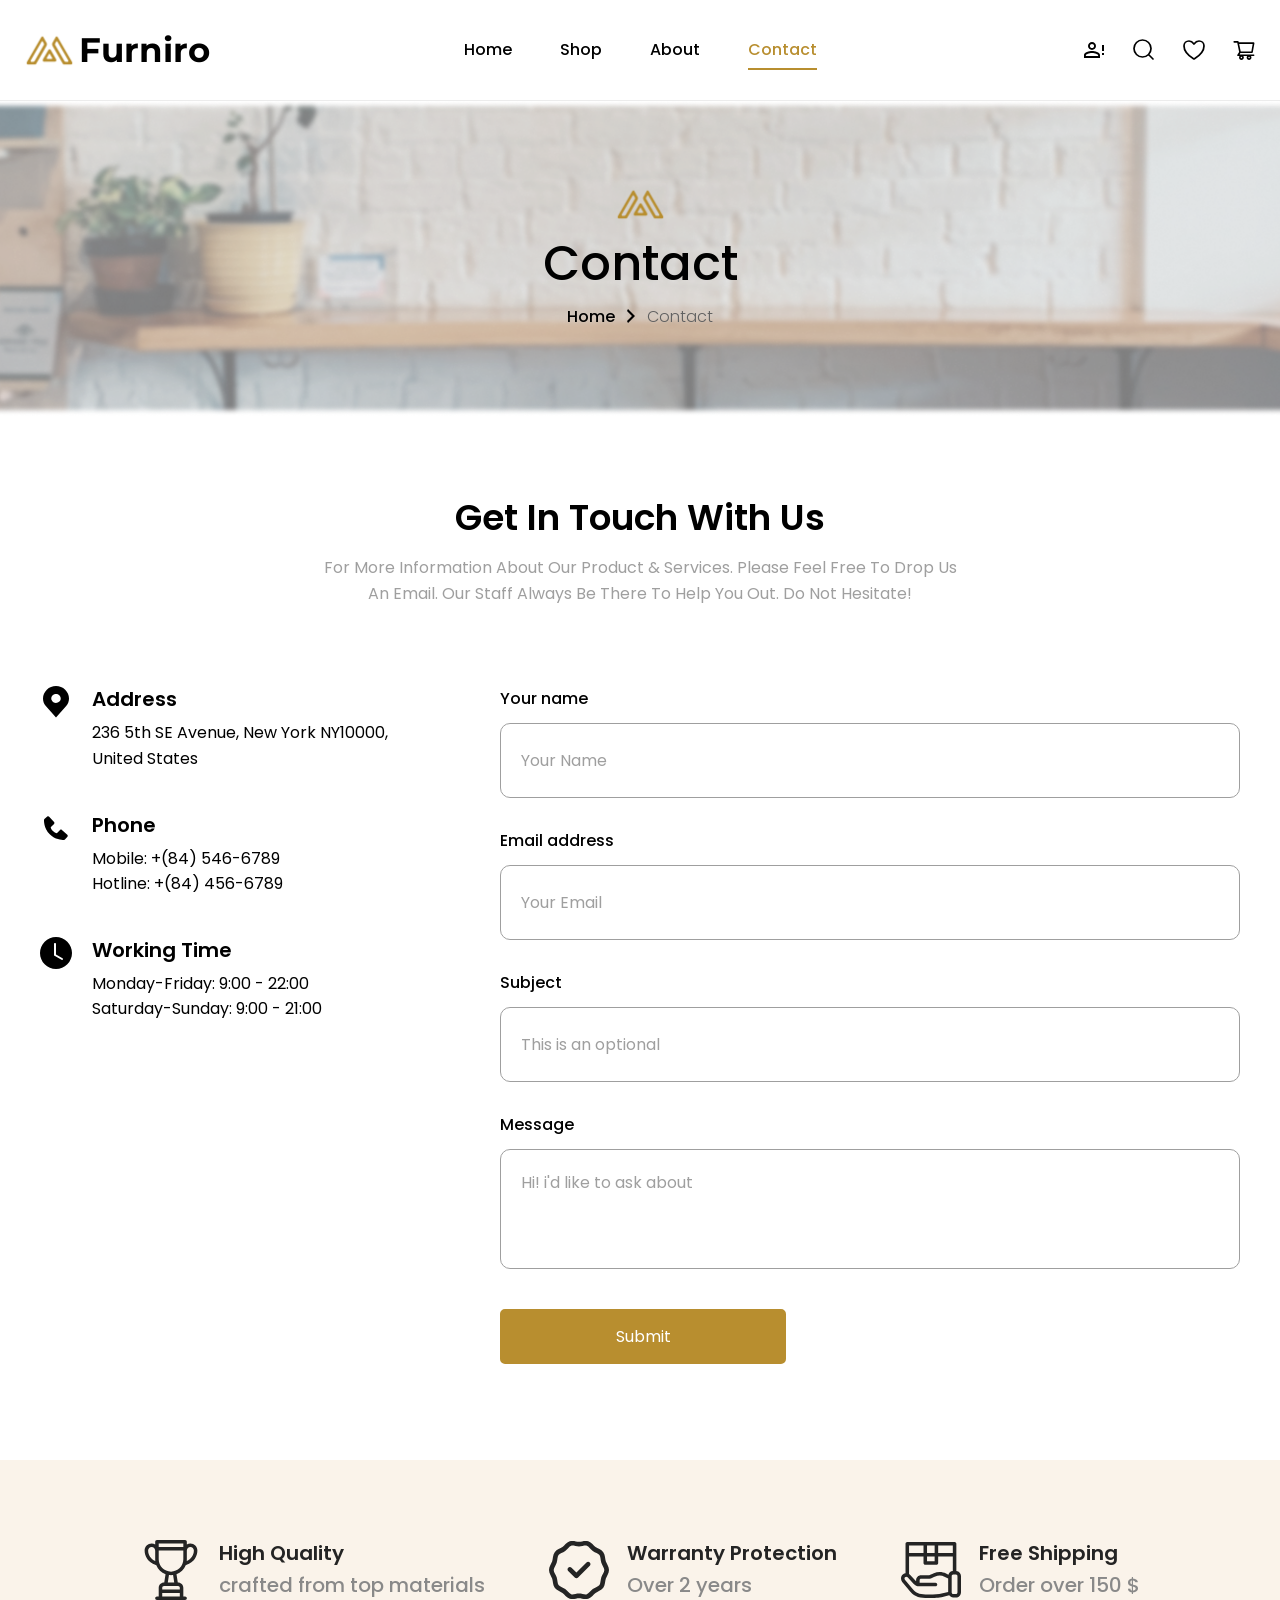
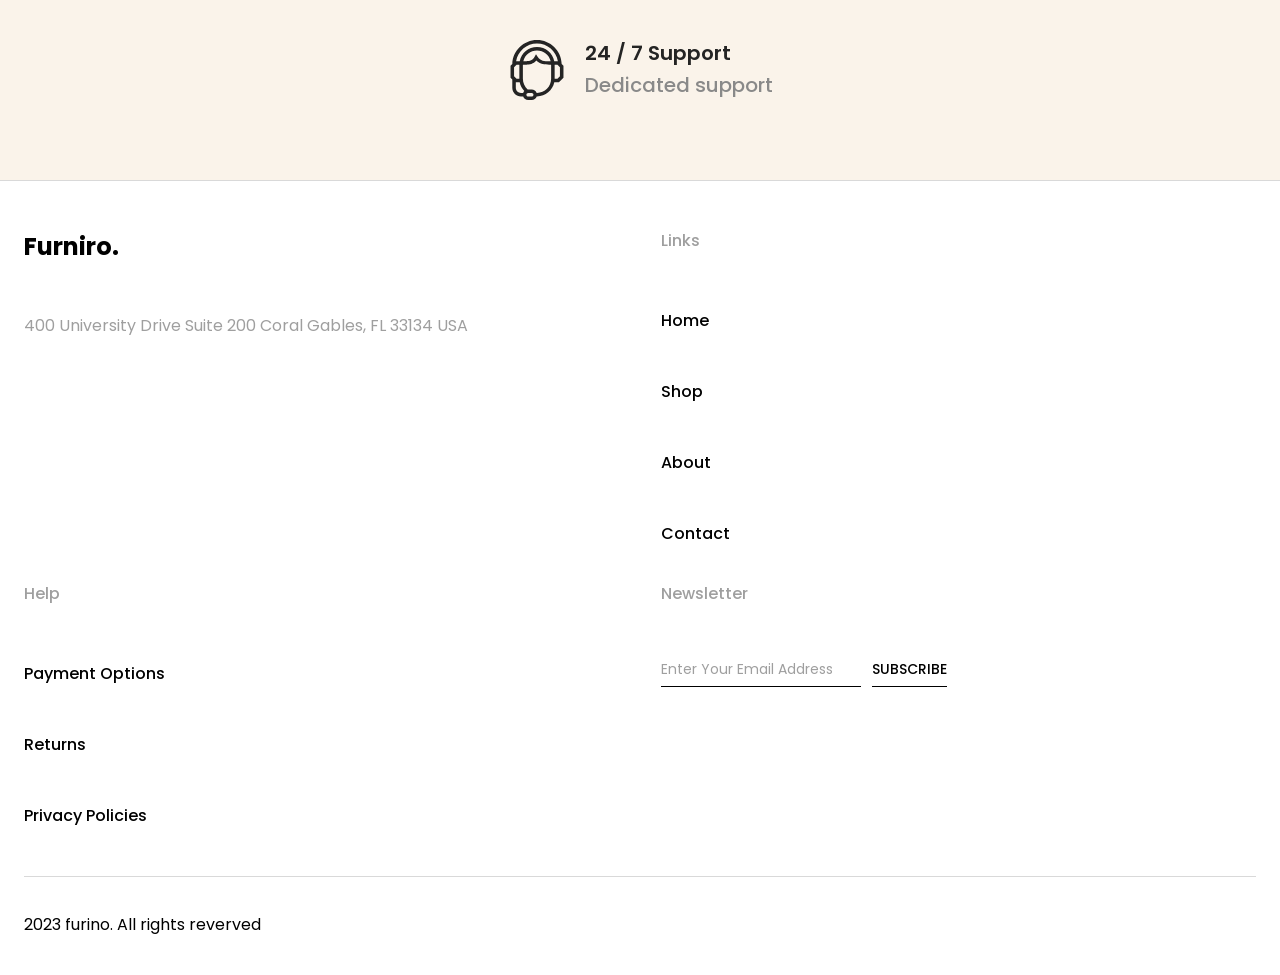
<file: Contact/contact.html>
<!doctype html>
<html lang="en">
  <head>
    <meta charset="UTF-8" />
    <meta name="viewport" content="width=device-width, initial-scale=1.0" />
    <title>Contact – Furniro</title>
    <link rel="icon" type="image/svg+xml" href="./images/logo.svg" />
    <link rel="preconnect" href="https://fonts.googleapis.com" />
    <link rel="preconnect" href="https://fonts.gstatic.com" crossorigin />
    <link
      href="https://fonts.googleapis.com/css2?family=Montserrat:wght@700&family=Poppins:wght@400;500;600;700&display=swap"
      rel="stylesheet"
    />
    <link rel="stylesheet" href="./css/contact.css" />
  </head>
  <body>
    <!-- Header -->
    <header class="site-header">
      <div class="site-header__inner u-container">
        <a href="../Home/index.html" class="site-header__brand brand-mark">
          <img
            src="./images/logo.svg"
            alt="Furniro logo"
            class="brand-mark__logo"
          />
          <span class="brand-mark__name">Furniro</span>
        </a>

        <button
          class="nav-hamburger"
          type="button"
          aria-label="Toggle navigation"
          aria-expanded="false"
          aria-controls="main-nav"
        >
          <img
            src="./images/navbar.svg"
            alt="Open menu"
            class="nav-hamburger__icon nav-hamburger__icon--open"
          />
          <img
            src="./images/navbar_close.svg"
            alt="Close menu"
            class="nav-hamburger__icon nav-hamburger__icon--close"
          />
        </button>

        <nav class="site-header__nav nav-menu" id="main-nav">
          <a href="../Home/index.html" class="nav-menu__link">Home</a>
          <a href="../Shop/shop.html" class="nav-menu__link">Shop</a>
          <a href="../About/about.html" class="nav-menu__link">About</a>
          <a
            href="../Contact/contact.html"
            class="nav-menu__link nav-menu__link--active"
            >Contact</a
          >

          <div
            class="site-header__actions header-actions header-actions--mobile"
          >
            <button
              class="header-actions__button"
              type="button"
              aria-label="Account"
            >
              <img src="./images/account-icon.svg" alt="" />
            </button>
            <button
              class="header-actions__button"
              type="button"
              aria-label="Search"
            >
              <img src="./images/search-icon.svg" alt="" />
            </button>
            <button
              class="header-actions__button"
              type="button"
              aria-label="Wishlist"
            >
              <img src="./images/heart-icon.svg" alt="" />
            </button>
            <button
              class="header-actions__button"
              type="button"
              aria-label="Cart"
            >
              <img src="./images/cart-icon.svg" alt="" />
            </button>
          </div>
        </nav>

        <div
          class="site-header__actions header-actions header-actions--desktop"
        >
          <button
            class="header-actions__button"
            type="button"
            aria-label="Account"
          >
            <img src="./images/account-icon.svg" alt="" />
          </button>
          <button
            class="header-actions__button"
            type="button"
            aria-label="Search"
          >
            <img src="./images/search-icon.svg" alt="" />
          </button>
          <button
            class="header-actions__button"
            type="button"
            aria-label="Wishlist"
          >
            <img src="./images/heart-icon.svg" alt="" />
          </button>
          <button
            class="header-actions__button"
            type="button"
            aria-label="Cart"
          >
            <img src="./images/cart-icon.svg" alt="" />
          </button>
        </div>
      </div>
    </header>

    <main>
      <!-- Hero Banner -->
      <section class="page-hero">
        <img
          src="./images/rectangle 1.png"
          alt="Contact banner background"
          class="page-hero__bg"
        />
        <div class="page-hero__content">
          <img src="./images/logo.svg" alt="" class="page-hero__logo" />
          <h1 class="page-hero__title">Contact</h1>
          <nav class="breadcrumb" aria-label="breadcrumb">
            <a href="../Home/index.html" class="breadcrumb__link">Home</a>
            <img
              src="./images/arrow-shop.svg"
              alt=""
              class="breadcrumb__sep"
              aria-hidden="true"
            />
            <span class="breadcrumb__current">Contact</span>
          </nav>
        </div>
      </section>

      <!-- Contact Section -->
      <section class="contact-section">
        <div class="contact-section__inner u-container">
          <!-- Section Header -->
          <div class="contact-header">
            <h2 class="contact-header__title">Get In Touch With Us</h2>
            <p class="contact-header__subtitle">
              For More Information About Our Product & Services. Please Feel
              Free To Drop Us An Email. Our Staff Always Be There To Help You
              Out. Do Not Hesitate!
            </p>
          </div>

          <!-- Contact Content -->
          <div class="contact-content">
            <!-- Contact Info -->
            <div class="contact-info">
              <div class="contact-info__item">
                <img
                  src="./images/address.svg"
                  alt="Address icon"
                  class="contact-info__icon"
                />
                <div class="contact-info__content">
                  <h3 class="contact-info__title">Address</h3>
                  <p class="contact-info__text">
                    236 5th SE Avenue, New York NY10000, United States
                  </p>
                </div>
              </div>

              <div class="contact-info__item">
                <img
                  src="./images/phone.svg"
                  alt="Phone icon"
                  class="contact-info__icon"
                />
                <div class="contact-info__content">
                  <h3 class="contact-info__title">Phone</h3>
                  <p class="contact-info__text">
                    Mobile: +(84) 546-6789<br />
                    Hotline: +(84) 456-6789
                  </p>
                </div>
              </div>

              <div class="contact-info__item">
                <img
                  src="./images/clock.svg"
                  alt="Working time icon"
                  class="contact-info__icon"
                />
                <div class="contact-info__content">
                  <h3 class="contact-info__title">Working Time</h3>
                  <p class="contact-info__text">
                    Monday-Friday: 9:00 - 22:00<br />
                    Saturday-Sunday: 9:00 - 21:00
                  </p>
                </div>
              </div>
            </div>

            <!-- Contact Form -->
            <form class="contact-form" id="contactForm">
              <div class="contact-form__field">
                <label class="contact-form__label" for="name">Your name</label>
                <input
                  type="text"
                  id="name"
                  name="name"
                  class="contact-form__input"
                  placeholder="Your Name"
                  required
                />
              </div>

              <div class="contact-form__field">
                <label class="contact-form__label" for="email"
                  >Email address</label
                >
                <input
                  type="email"
                  id="email"
                  name="email"
                  class="contact-form__input"
                  placeholder="Your Email"
                  required
                />
              </div>

              <div class="contact-form__field">
                <label class="contact-form__label" for="subject">Subject</label>
                <input
                  type="text"
                  id="subject"
                  name="subject"
                  class="contact-form__input"
                  placeholder="This is an optional"
                />
              </div>

              <div class="contact-form__field">
                <label class="contact-form__label" for="message">Message</label>
                <textarea
                  id="message"
                  name="message"
                  class="contact-form__textarea"
                  placeholder="Hi! i'd like to ask about"
                  rows="6"
                  required
                ></textarea>
              </div>

              <button type="submit" class="contact-form__submit">Submit</button>
            </form>
          </div>
        </div>
      </section>

      <!-- Trust Strip -->
      <section class="trust-strip">
        <div class="trust-strip__inner u-container">
          <div class="trust-item">
            <img src="./images/trophy.svg" alt="" class="trust-item__icon" />
            <div class="trust-item__text">
              <strong>High Quality</strong>
              <span>crafted from top materials</span>
            </div>
          </div>

          <div class="trust-item">
            <img src="./images/guarantee.svg" alt="" class="trust-item__icon" />
            <div class="trust-item__text">
              <strong>Warranty Protection</strong>
              <span>Over 2 years</span>
            </div>
          </div>

          <div class="trust-item">
            <img src="./images/shipping.svg" alt="" class="trust-item__icon" />
            <div class="trust-item__text">
              <strong>Free Shipping</strong>
              <span>Order over 150 $</span>
            </div>
          </div>

          <div class="trust-item">
            <img
              src="./images/customer-support.svg"
              alt=""
              class="trust-item__icon"
            />
            <div class="trust-item__text">
              <strong>24 / 7 Support</strong>
              <span>Dedicated support</span>
            </div>
          </div>
        </div>
      </section>
    </main>

    <!-- Footer -->
    <footer class="site-footer">
      <div class="site-footer__top u-container">
        <div class="site-footer__brand-block">
          <h3 class="site-footer__brand">Furniro.</h3>
          <p class="site-footer__address">
            400 University Drive Suite 200 Coral Gables, FL 33134 USA
          </p>
        </div>

        <div class="site-footer__group">
          <h4 class="site-footer__group-title">Links</h4>
          <a href="../Home/index.html" class="site-footer__link">Home</a>
          <a href="../Shop/shop.html" class="site-footer__link">Shop</a>
          <a href="../About/about.html" class="site-footer__link">About</a>
          <a href="../Contact/contact.html" class="site-footer__link"
            >Contact</a
          >
        </div>

        <div class="site-footer__group">
          <h4 class="site-footer__group-title">Help</h4>
          <a href="#" class="site-footer__link">Payment Options</a>
          <a href="#" class="site-footer__link">Returns</a>
          <a href="#" class="site-footer__link">Privacy Policies</a>
        </div>

        <div class="site-footer__group site-footer__group--newsletter">
          <h4 class="site-footer__group-title">Newsletter</h4>
          <form class="site-footer__newsletter" action="#" method="post">
            <input
              class="site-footer__input"
              type="email"
              placeholder="Enter Your Email Address"
            />
            <button class="site-footer__subscribe" type="submit">
              SUBSCRIBE
            </button>
          </form>
        </div>
      </div>

      <div class="site-footer__bottom u-container">
        <p class="site-footer__copyright">2023 furino. All rights reverved</p>
      </div>
    </footer>

    <script src="./js/contact.js"></script>
    <script src="./js/nav-features.js"></script>
  </body>
</html>
</file>
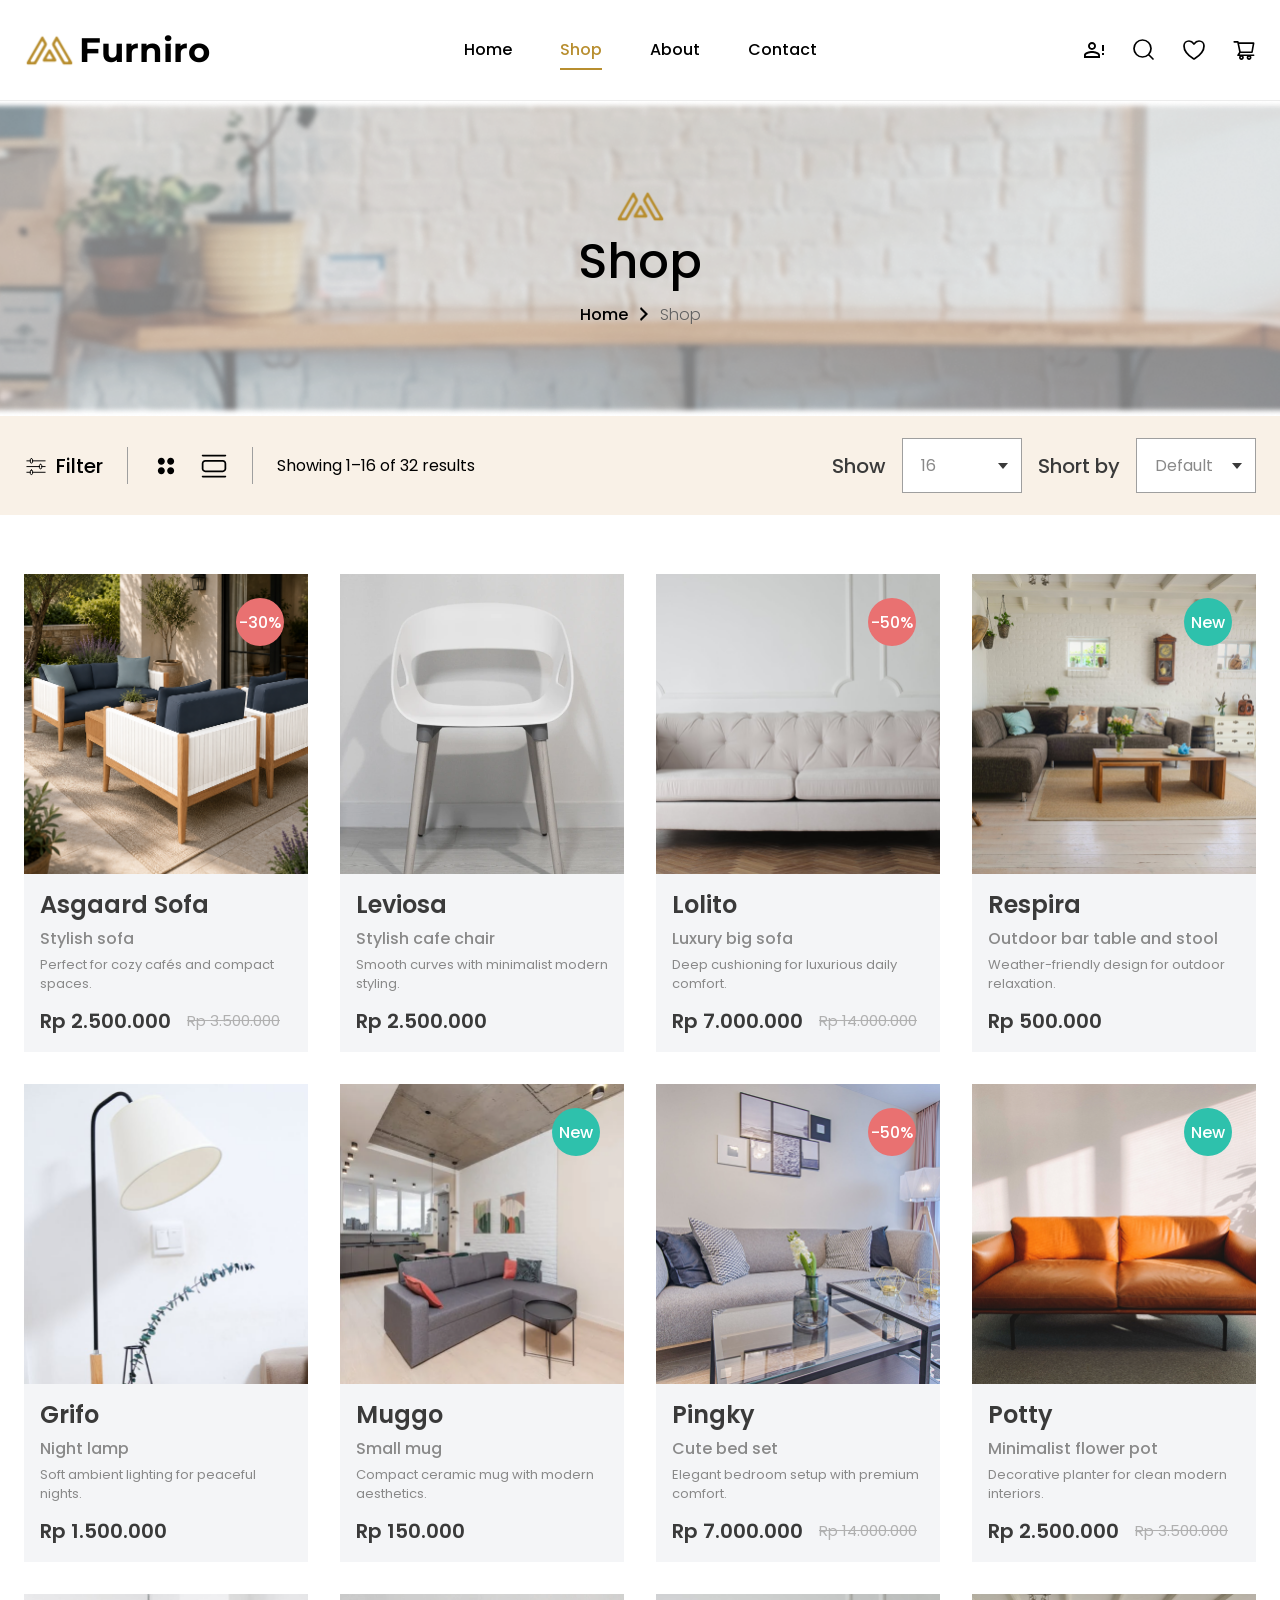
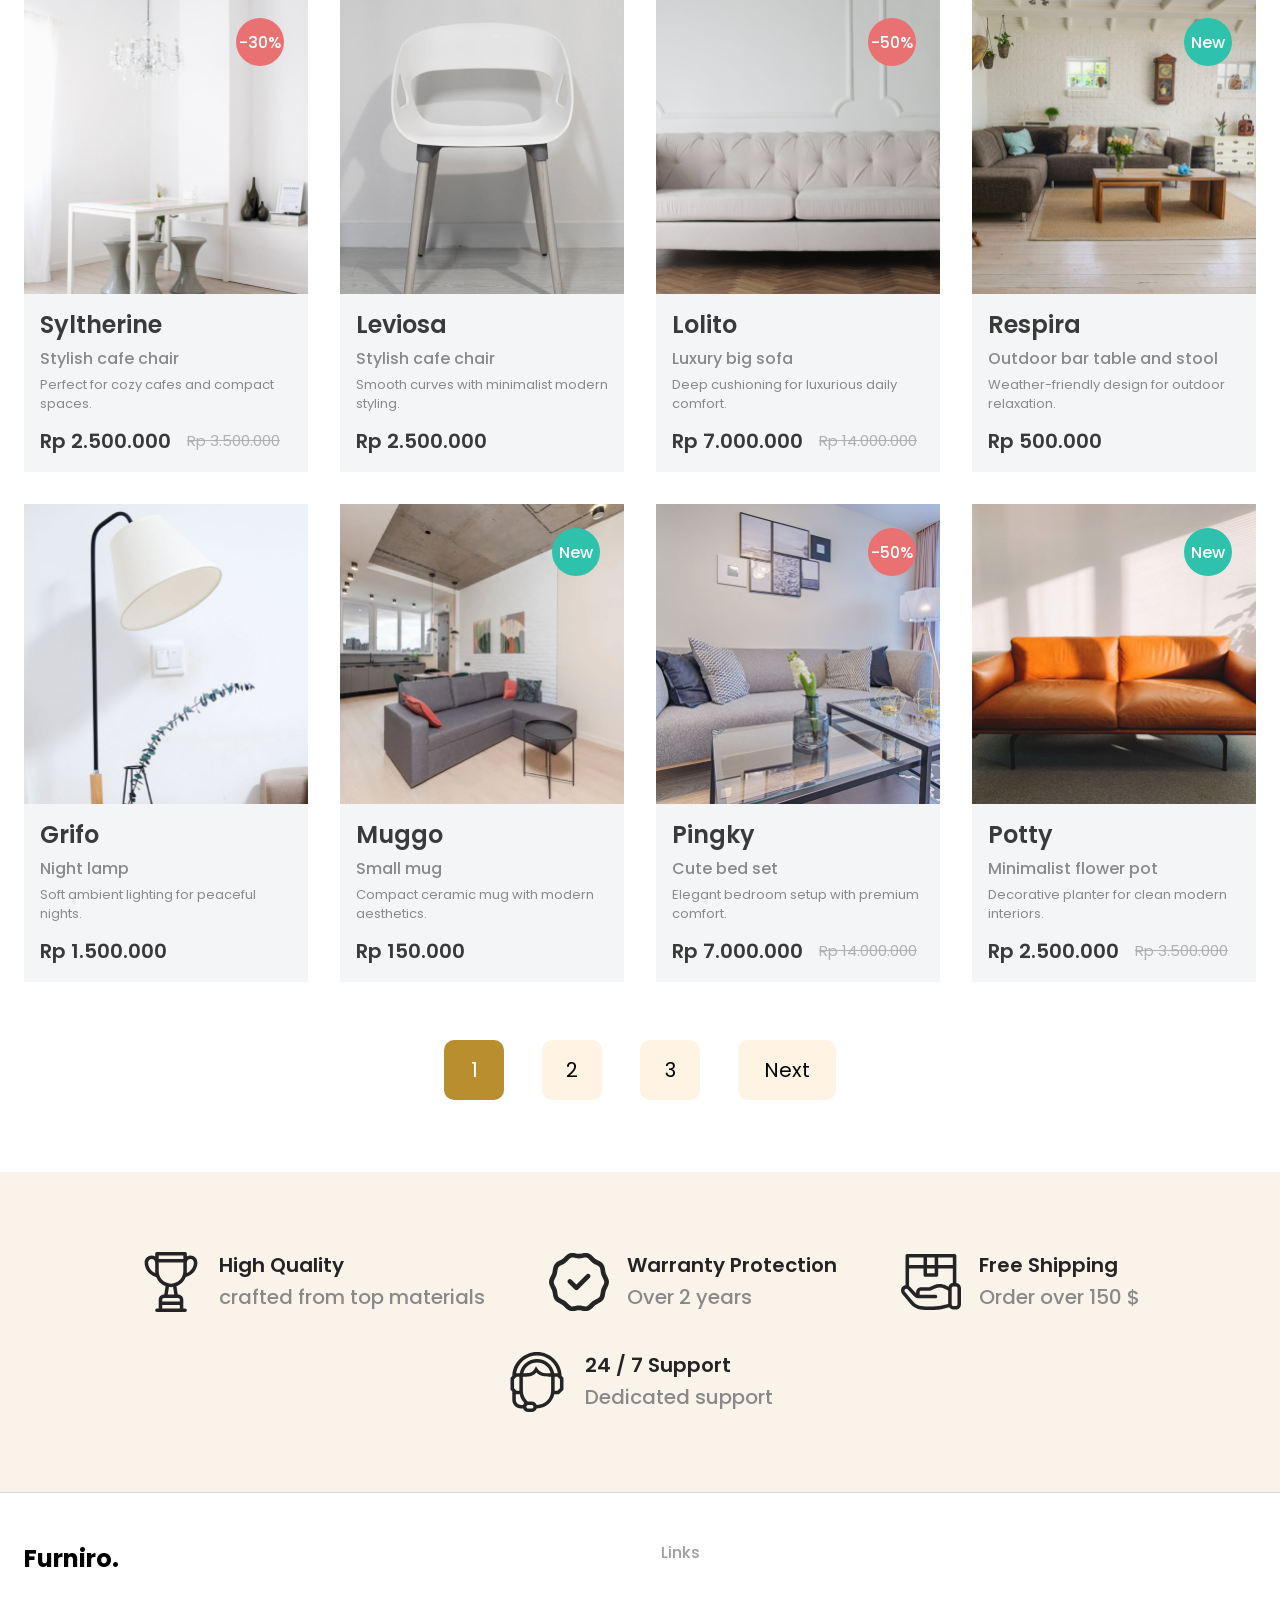
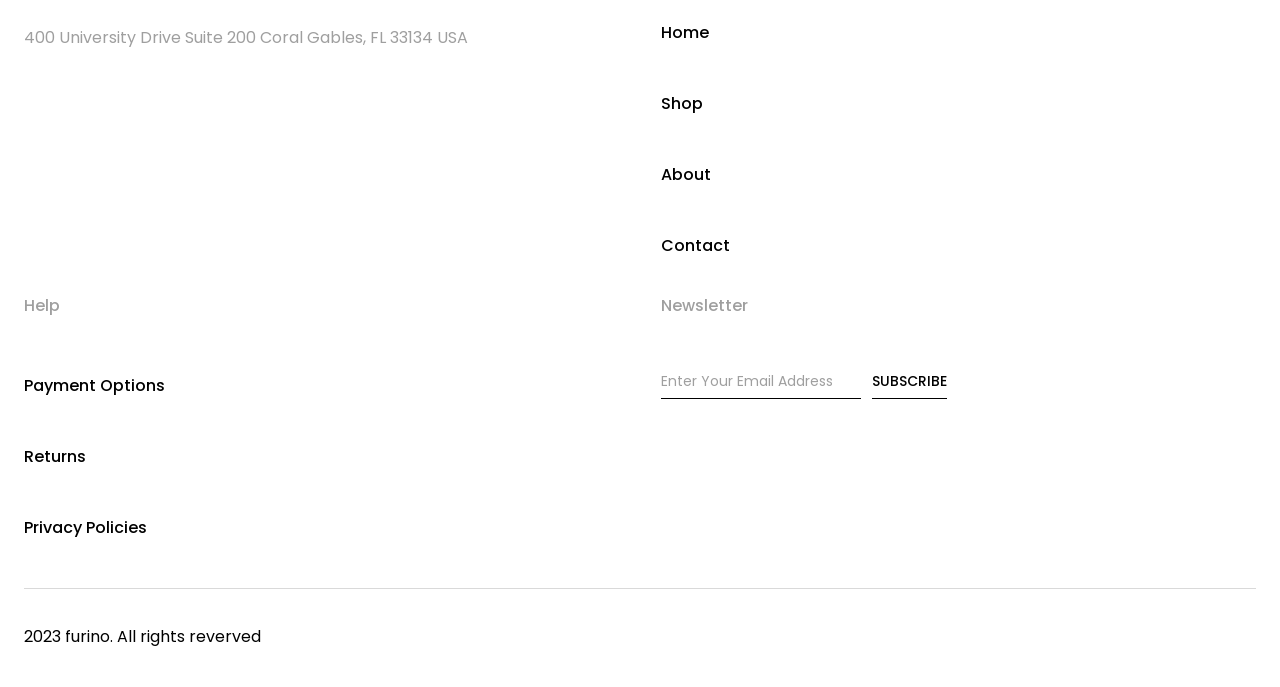
<file: Shop/shop.html>
<!doctype html>
<html lang="en">
  <head>
    <meta charset="UTF-8" />
    <meta name="viewport" content="width=device-width, initial-scale=1.0" />
    <title>Shop – Furniro</title>
    <link rel="icon" type="image/svg+xml" href="./images/logo.svg" />
    <link rel="preconnect" href="https://fonts.googleapis.com" />
    <link rel="preconnect" href="https://fonts.gstatic.com" crossorigin />
    <link
      href="https://fonts.googleapis.com/css2?family=Montserrat:wght@700&family=Poppins:wght@400;500;600;700&display=swap"
      rel="stylesheet"
    />
    <link rel="stylesheet" href="./css/shop.css" />
  </head>
  <body>
    <!-- Header -->
    <header class="site-header">
      <div class="site-header__inner u-container">
        <a href="../Home/index.html" class="site-header__brand brand-mark">
          <img
            src="../Home/images/logo.svg"
            alt="Furniro logo"
            class="brand-mark__logo"
          />
          <span class="brand-mark__name">Furniro</span>
        </a>

        <button
          class="nav-hamburger"
          type="button"
          aria-label="Toggle navigation"
          aria-expanded="false"
          aria-controls="main-nav"
        >
          <img
            src="../Home/images/navbar.svg"
            alt="Open menu"
            class="nav-hamburger__icon nav-hamburger__icon--open"
          />
          <img
            src="../Home/images/navbar_close.svg"
            alt="Close menu"
            class="nav-hamburger__icon nav-hamburger__icon--close"
          />
        </button>

        <nav class="site-header__nav nav-menu" id="main-nav">
          <a href="../Home/index.html" class="nav-menu__link">Home</a>
          <a href="shop.html" class="nav-menu__link nav-menu__link--active"
            >Shop</a
          >
          <a href="../About/about.html" class="nav-menu__link">About</a>
          <a href="../Contact/contact.html" class="nav-menu__link">Contact</a>

          <div
            class="site-header__actions header-actions header-actions--mobile"
          >
            <button
              class="header-actions__button"
              type="button"
              aria-label="Account"
            >
              <img src="../Home/images/account-icon.svg" alt="" />
            </button>
            <button
              class="header-actions__button"
              type="button"
              aria-label="Search"
            >
              <img src="../Home/images/search-icon.svg" alt="" />
            </button>
            <button
              class="header-actions__button"
              type="button"
              aria-label="Wishlist"
            >
              <img src="../Home/images/heart-icon.svg" alt="" />
            </button>
            <button
              class="header-actions__button"
              type="button"
              aria-label="Cart"
            >
              <img src="../Home/images/cart-icon.svg" alt="" />
            </button>
          </div>
        </nav>

        <div
          class="site-header__actions header-actions header-actions--desktop"
        >
          <button
            class="header-actions__button"
            type="button"
            aria-label="Account"
          >
            <img src="../Home/images/account-icon.svg" alt="" />
          </button>
          <button
            class="header-actions__button"
            type="button"
            aria-label="Search"
          >
            <img src="../Home/images/search-icon.svg" alt="" />
          </button>
          <button
            class="header-actions__button"
            type="button"
            aria-label="Wishlist"
          >
            <img src="../Home/images/heart-icon.svg" alt="" />
          </button>
          <button
            class="header-actions__button"
            type="button"
            aria-label="Cart"
          >
            <img src="../Home/images/cart-icon.svg" alt="" />
          </button>
        </div>
      </div>
    </header>

    <main>
      <!-- Hero Banner -->
      <section class="page-hero">
        <img
          src="../Home/images/rectangle 1.png"
          alt="Shop banner background"
          class="page-hero__bg"
        />
        <div class="page-hero__content">
          <img src="./images/logo.svg" alt="" class="page-hero__logo" />
          <h1 class="page-hero__title">Shop</h1>
          <nav class="breadcrumb" aria-label="breadcrumb">
            <a href="../Home/index.html" class="breadcrumb__link">Home</a>
            <img
              src="../Home/images/arrow-shop.svg"
              alt=""
              class="breadcrumb__sep"
              aria-hidden="true"
            />
            <span class="breadcrumb__current">Shop</span>
          </nav>
        </div>
      </section>

      <!-- Filters and Toolbar -->
      <section class="shop-toolbar">
        <div class="shop-toolbar__inner u-container">
          <!-- Left -->
          <div class="shop-toolbar__left">
            <button
              class="toolbar-btn toolbar-btn--filter"
              id="filterToggleBtn"
              type="button"
              aria-expanded="false"
            >
              <img src="../Home/images/filtering.svg" alt="" />
              <span>Filter</span>
            </button>

            <div class="toolbar-divider" aria-hidden="true"></div>

            <button
              class="toolbar-btn toolbar-view toolbar-view--active"
              id="viewGrid"
              type="button"
              aria-label="Grid view"
              data-view="grid"
            >
              <img src="../Home/images/grid-round.svg" alt="" />
            </button>
            <button
              class="toolbar-btn toolbar-view"
              id="viewList"
              type="button"
              aria-label="List view"
              data-view="list"
            >
              <img src="../Home/images/view-list.svg" alt="" />
            </button>

            <div class="toolbar-divider" aria-hidden="true"></div>
            <p class="toolbar-results">
              Showing <span id="rangeStart">1</span>–<span id="rangeEnd"
                >16</span
              >
              of <span id="totalResults">32</span> results
            </p>
          </div>

          <!-- Right -->
          <div class="shop-toolbar__right">
            <label class="toolbar-label" for="showCount">Show</label>
            <div class="toolbar-select-wrap">
              <select class="toolbar-select" id="showCount" name="showCount">
                <option value="8">8</option>
                <option value="16" selected>16</option>
                <option value="24">24</option>
                <option value="32">32</option>
              </select>
            </div>

            <label class="toolbar-label" for="sortBy">Short by</label>
            <div class="toolbar-select-wrap">
              <select class="toolbar-select" id="sortBy" name="sortBy">
                <option value="default">Default</option>
                <option value="price-asc">Price: Low to High</option>
                <option value="price-desc">Price: High to Low</option>
                <option value="newest">Newest</option>
                <option value="name-asc">Name: A–Z</option>
              </select>
            </div>
          </div>
        </div>
      </section>

      <!-- Filter Drawer -->
      <aside class="filter-drawer" id="filterDrawer" aria-hidden="true">
        <div class="filter-drawer__inner u-container">
          <div class="filter-group">
            <h3 class="filter-group__title">Category</h3>
            <ul class="filter-group__list">
              <li>
                <label><input type="checkbox" /> Dining</label>
              </li>
              <li>
                <label><input type="checkbox" /> Living</label>
              </li>
              <li>
                <label><input type="checkbox" checked /> Bedroom</label>
              </li>
              <li>
                <label><input type="checkbox" /> Outdoor</label>
              </li>
              <li>
                <label><input type="checkbox" /> Decor</label>
              </li>
            </ul>
          </div>

          <div class="filter-group">
            <h3 class="filter-group__title">Price Range</h3>
            <div class="filter-price">
              <input
                type="range"
                min="0"
                max="20000000"
                step="100000"
                value="20000000"
                class="filter-range"
                id="priceRange"
              />
              <div class="filter-price__labels">
                <span>Rp 0</span>
                <span id="priceRangeVal">Rp 20.000.000</span>
              </div>
            </div>
          </div>

          <div class="filter-group">
            <h3 class="filter-group__title">Availability</h3>
            <ul class="filter-group__list">
              <li>
                <label><input type="checkbox" checked /> In Stock</label>
              </li>
              <li>
                <label><input type="checkbox" /> On Sale</label>
              </li>
              <li>
                <label><input type="checkbox" /> New Arrivals</label>
              </li>
            </ul>
          </div>

          <button class="filter-apply-btn" type="button">Apply Filters</button>
        </div>
      </aside>

      <!-- Product Grid -->
      <section class="shop-products u-container" id="shopProducts">
        <div class="products__grid" id="productsGrid">
          <!-- Row 1 -->
          <!-- Product 1 -->
          <article class="product-card">
            <div class="product-card__media">
              <img
                src="../Home/images/asgaard_sofa.png"
                alt="Asgaard Sofa"
                loading="lazy"
              />
              <span class="product-card__badge product-card__badge--sale"
                >-30%</span
              >
            </div>
            <div class="product-card__body">
              <h3 class="product-card__title">Asgaard Sofa</h3>
              <p class="product-card__subtitle">Stylish sofa</p>
              <p class="product-card__details">
                Perfect for cozy cafés and compact spaces.
              </p>
              <div class="product-card__price-row">
                <span class="product-card__price">Rp 2.500.000</span>
                <span class="product-card__price-old">Rp 3.500.000</span>
              </div>
            </div>
            <div class="product-card__overlay">
              <a
                href="../Single_Product/singleproduct.html"
                class="product-card__overlay-cta"
              >
                View Product
              </a>
              <div class="product-card__overlay-actions">
                <span><img src="../Home/images/share.svg" alt="" />Share</span>
                <span
                  ><img src="../Home/images/compare.svg" alt="" />Compare</span
                >
                <span
                  ><img
                    src="../Home/images/heart-icon-sm.svg"
                    alt=""
                  />Like</span
                >
              </div>
            </div>
          </article>

          <!-- Product 2 -->
          <article class="product-card">
            <div class="product-card__media">
              <img
                src="../Home/images/product-2.png"
                alt="Leviosa chair"
                loading="lazy"
              />
            </div>
            <div class="product-card__body">
              <h3 class="product-card__title">Leviosa</h3>
              <p class="product-card__subtitle">Stylish cafe chair</p>
              <p class="product-card__details">
                Smooth curves with minimalist modern styling.
              </p>
              <div class="product-card__price-row">
                <span class="product-card__price">Rp 2.500.000</span>
              </div>
            </div>
            <div class="product-card__overlay">
              <a
                href="../Single_Product/singleproduct.html"
                class="product-card__overlay-cta"
              >
                View Product
              </a>
              <div class="product-card__overlay-actions">
                <span><img src="../Home/images/share.svg" alt="" />Share</span>
                <span
                  ><img src="../Home/images/compare.svg" alt="" />Compare</span
                >
                <span
                  ><img
                    src="../Home/images/heart-icon-sm.svg"
                    alt=""
                  />Like</span
                >
              </div>
            </div>
          </article>

          <!-- Product 3 -->
          <article class="product-card">
            <div class="product-card__media">
              <img
                src="../Home/images/product-3.png"
                alt="Lolito sofa"
                loading="lazy"
              />
              <span class="product-card__badge product-card__badge--sale"
                >-50%</span
              >
            </div>
            <div class="product-card__body">
              <h3 class="product-card__title">Lolito</h3>
              <p class="product-card__subtitle">Luxury big sofa</p>
              <p class="product-card__details">
                Deep cushioning for luxurious daily comfort.
              </p>
              <div class="product-card__price-row">
                <span class="product-card__price">Rp 7.000.000</span>
                <span class="product-card__price-old">Rp 14.000.000</span>
              </div>
            </div>
            <div class="product-card__overlay">
              <a
                href="../Single_Product/singleproduct.html"
                class="product-card__overlay-cta"
              >
                View Product
              </a>
              <div class="product-card__overlay-actions">
                <span><img src="../Home/images/share.svg" alt="" />Share</span>
                <span
                  ><img src="../Home/images/compare.svg" alt="" />Compare</span
                >
                <span
                  ><img
                    src="../Home/images/heart-icon-sm.svg"
                    alt=""
                  />Like</span
                >
              </div>
            </div>
          </article>

          <!-- Product 4 -->
          <article class="product-card">
            <div class="product-card__media">
              <img
                src="../Home/images/product-4.png"
                alt="Respira stool"
                loading="lazy"
              />
              <span class="product-card__badge product-card__badge--new"
                >New</span
              >
            </div>
            <div class="product-card__body">
              <h3 class="product-card__title">Respira</h3>
              <p class="product-card__subtitle">Outdoor bar table and stool</p>
              <p class="product-card__details">
                Weather-friendly design for outdoor relaxation.
              </p>
              <div class="product-card__price-row">
                <span class="product-card__price">Rp 500.000</span>
              </div>
            </div>
            <div class="product-card__overlay">
              <a
                href="../Single_Product/singleproduct.html"
                class="product-card__overlay-cta"
              >
                View Product
              </a>
              <div class="product-card__overlay-actions">
                <span><img src="../Home/images/share.svg" alt="" />Share</span>
                <span
                  ><img src="../Home/images/compare.svg" alt="" />Compare</span
                >
                <span
                  ><img
                    src="../Home/images/heart-icon-sm.svg"
                    alt=""
                  />Like</span
                >
              </div>
            </div>
          </article>

          <!-- Row 2 -->
          <!-- Product 5 -->
          <article class="product-card">
            <div class="product-card__media">
              <img
                src="../Home/images/product-5.png"
                alt="Grifo lamp"
                loading="lazy"
              />
            </div>
            <div class="product-card__body">
              <h3 class="product-card__title">Grifo</h3>
              <p class="product-card__subtitle">Night lamp</p>
              <p class="product-card__details">
                Soft ambient lighting for peaceful nights.
              </p>
              <div class="product-card__price-row">
                <span class="product-card__price">Rp 1.500.000</span>
              </div>
            </div>
            <div class="product-card__overlay">
              <a
                href="../Single_Product/singleproduct.html"
                class="product-card__overlay-cta"
              >
                View Product
              </a>
              <div class="product-card__overlay-actions">
                <span><img src="../Home/images/share.svg" alt="" />Share</span>
                <span
                  ><img src="../Home/images/compare.svg" alt="" />Compare</span
                >
                <span
                  ><img
                    src="../Home/images/heart-icon-sm.svg"
                    alt=""
                  />Like</span
                >
              </div>
            </div>
          </article>

          <!-- Product 6 -->
          <article class="product-card">
            <div class="product-card__media">
              <img
                src="../Home/images/product-6.png"
                alt="Muggo mug"
                loading="lazy"
              />
              <span class="product-card__badge product-card__badge--new"
                >New</span
              >
            </div>
            <div class="product-card__body">
              <h3 class="product-card__title">Muggo</h3>
              <p class="product-card__subtitle">Small mug</p>
              <p class="product-card__details">
                Compact ceramic mug with modern aesthetics.
              </p>
              <div class="product-card__price-row">
                <span class="product-card__price">Rp 150.000</span>
              </div>
            </div>
            <div class="product-card__overlay">
              <a
                href="../Single_Product/singleproduct.html"
                class="product-card__overlay-cta"
              >
                View Product
              </a>
              <div class="product-card__overlay-actions">
                <span><img src="../Home/images/share.svg" alt="" />Share</span>
                <span
                  ><img src="../Home/images/compare.svg" alt="" />Compare</span
                >
                <span
                  ><img
                    src="../Home/images/heart-icon-sm.svg"
                    alt=""
                  />Like</span
                >
              </div>
            </div>
          </article>

          <!-- Product 7 -->
          <article class="product-card">
            <div class="product-card__media">
              <img
                src="../Home/images/product-7.png"
                alt="Pingky bed set"
                loading="lazy"
              />
              <span class="product-card__badge product-card__badge--sale"
                >-50%</span
              >
            </div>
            <div class="product-card__body">
              <h3 class="product-card__title">Pingky</h3>
              <p class="product-card__subtitle">Cute bed set</p>
              <p class="product-card__details">
                Elegant bedroom setup with premium comfort.
              </p>
              <div class="product-card__price-row">
                <span class="product-card__price">Rp 7.000.000</span>
                <span class="product-card__price-old">Rp 14.000.000</span>
              </div>
            </div>
            <div class="product-card__overlay">
              <a
                href="../Single_Product/singleproduct.html"
                class="product-card__overlay-cta"
              >
                View Product
              </a>
              <div class="product-card__overlay-actions">
                <span><img src="../Home/images/share.svg" alt="" />Share</span>
                <span
                  ><img src="../Home/images/compare.svg" alt="" />Compare</span
                >
                <span
                  ><img
                    src="../Home/images/heart-icon-sm.svg"
                    alt=""
                  />Like</span
                >
              </div>
            </div>
          </article>

          <!-- Product 8 -->
          <article class="product-card">
            <div class="product-card__media">
              <img
                src="../Home/images/product-8.png"
                alt="Potty flower pot"
                loading="lazy"
              />
              <span class="product-card__badge product-card__badge--new"
                >New</span
              >
            </div>
            <div class="product-card__body">
              <h3 class="product-card__title">Potty</h3>
              <p class="product-card__subtitle">Minimalist flower pot</p>
              <p class="product-card__details">
                Decorative planter for clean modern interiors.
              </p>
              <div class="product-card__price-row">
                <span class="product-card__price">Rp 2.500.000</span>
                <span class="product-card__price-old">Rp 3.500.000</span>
              </div>
            </div>
            <div class="product-card__overlay">
              <a
                href="../Single_Product/singleproduct.html"
                class="product-card__overlay-cta"
              >
                View Product
              </a>
              <div class="product-card__overlay-actions">
                <span><img src="../Home/images/share.svg" alt="" />Share</span>
                <span
                  ><img src="../Home/images/compare.svg" alt="" />Compare</span
                >
                <span
                  ><img
                    src="../Home/images/heart-icon-sm.svg"
                    alt=""
                  />Like</span
                >
              </div>
            </div>
          </article>

          <!-- Row 3 -->
          <!-- Product 9 -->
          <article class="product-card">
            <div class="product-card__media">
              <img
                src="../Home/images/product-1.png"
                alt="Syltherine chair"
                loading="lazy"
              />
              <span class="product-card__badge product-card__badge--sale"
                >-30%</span
              >
            </div>
            <div class="product-card__body">
              <h3 class="product-card__title">Syltherine</h3>
              <p class="product-card__subtitle">Stylish cafe chair</p>
              <p class="product-card__details">
                Perfect for cozy cafes and compact spaces.
              </p>
              <div class="product-card__price-row">
                <span class="product-card__price">Rp 2.500.000</span>
                <span class="product-card__price-old">Rp 3.500.000</span>
              </div>
            </div>
            <div class="product-card__overlay">
              <a
                href="../Single_Product/singleproduct.html"
                class="product-card__overlay-cta"
              >
                View Product
              </a>
              <div class="product-card__overlay-actions">
                <span><img src="../Home/images/share.svg" alt="" />Share</span>
                <span
                  ><img src="../Home/images/compare.svg" alt="" />Compare</span
                >
                <span
                  ><img
                    src="../Home/images/heart-icon-sm.svg"
                    alt=""
                  />Like</span
                >
              </div>
            </div>
          </article>

          <!-- Product 10 -->
          <article class="product-card">
            <div class="product-card__media">
              <img
                src="../Home/images/product-2.png"
                alt="Leviosa chair"
                loading="lazy"
              />
            </div>
            <div class="product-card__body">
              <h3 class="product-card__title">Leviosa</h3>
              <p class="product-card__subtitle">Stylish cafe chair</p>
              <p class="product-card__details">
                Smooth curves with minimalist modern styling.
              </p>
              <div class="product-card__price-row">
                <span class="product-card__price">Rp 2.500.000</span>
              </div>
            </div>
            <div class="product-card__overlay">
              <a
                href="../Single_Product/singleproduct.html"
                class="product-card__overlay-cta"
              >
                View Product
              </a>
              <div class="product-card__overlay-actions">
                <span><img src="../Home/images/share.svg" alt="" />Share</span>
                <span
                  ><img src="../Home/images/compare.svg" alt="" />Compare</span
                >
                <span
                  ><img
                    src="../Home/images/heart-icon-sm.svg"
                    alt=""
                  />Like</span
                >
              </div>
            </div>
          </article>

          <!-- Product 11 -->
          <article class="product-card">
            <div class="product-card__media">
              <img
                src="../Home/images/product-3.png"
                alt="Lolito sofa"
                loading="lazy"
              />
              <span class="product-card__badge product-card__badge--sale"
                >-50%</span
              >
            </div>
            <div class="product-card__body">
              <h3 class="product-card__title">Lolito</h3>
              <p class="product-card__subtitle">Luxury big sofa</p>
              <p class="product-card__details">
                Deep cushioning for luxurious daily comfort.
              </p>
              <div class="product-card__price-row">
                <span class="product-card__price">Rp 7.000.000</span>
                <span class="product-card__price-old">Rp 14.000.000</span>
              </div>
            </div>
            <div class="product-card__overlay">
              <a
                href="../Single_Product/singleproduct.html"
                class="product-card__overlay-cta"
              >
                View Product
              </a>
              <div class="product-card__overlay-actions">
                <span><img src="../Home/images/share.svg" alt="" />Share</span>
                <span
                  ><img src="../Home/images/compare.svg" alt="" />Compare</span
                >
                <span
                  ><img
                    src="../Home/images/heart-icon-sm.svg"
                    alt=""
                  />Like</span
                >
              </div>
            </div>
          </article>

          <!-- Product 12 -->
          <article class="product-card">
            <div class="product-card__media">
              <img
                src="../Home/images/product-4.png"
                alt="Respira stool"
                loading="lazy"
              />
              <span class="product-card__badge product-card__badge--new"
                >New</span
              >
            </div>
            <div class="product-card__body">
              <h3 class="product-card__title">Respira</h3>
              <p class="product-card__subtitle">Outdoor bar table and stool</p>
              <p class="product-card__details">
                Weather-friendly design for outdoor relaxation.
              </p>
              <div class="product-card__price-row">
                <span class="product-card__price">Rp 500.000</span>
              </div>
            </div>
            <div class="product-card__overlay">
              <a
                href="../Single_Product/singleproduct.html"
                class="product-card__overlay-cta"
              >
                View Product
              </a>
              <div class="product-card__overlay-actions">
                <span><img src="../Home/images/share.svg" alt="" />Share</span>
                <span
                  ><img src="../Home/images/compare.svg" alt="" />Compare</span
                >
                <span
                  ><img
                    src="../Home/images/heart-icon-sm.svg"
                    alt=""
                  />Like</span
                >
              </div>
            </div>
          </article>

          <!-- Row 4 -->
          <!-- Product 13 -->
          <article class="product-card">
            <div class="product-card__media">
              <img
                src="../Home/images/product-5.png"
                alt="Grifo lamp"
                loading="lazy"
              />
            </div>
            <div class="product-card__body">
              <h3 class="product-card__title">Grifo</h3>
              <p class="product-card__subtitle">Night lamp</p>
              <p class="product-card__details">
                Soft ambient lighting for peaceful nights.
              </p>
              <div class="product-card__price-row">
                <span class="product-card__price">Rp 1.500.000</span>
              </div>
            </div>
            <div class="product-card__overlay">
              <a
                href="../Single_Product/singleproduct.html"
                class="product-card__overlay-cta"
              >
                View Product
              </a>
              <div class="product-card__overlay-actions">
                <span><img src="../Home/images/share.svg" alt="" />Share</span>
                <span
                  ><img src="../Home/images/compare.svg" alt="" />Compare</span
                >
                <span
                  ><img
                    src="../Home/images/heart-icon-sm.svg"
                    alt=""
                  />Like</span
                >
              </div>
            </div>
          </article>

          <!-- Product 14 -->
          <article class="product-card">
            <div class="product-card__media">
              <img
                src="../Home/images/product-6.png"
                alt="Muggo mug"
                loading="lazy"
              />
              <span class="product-card__badge product-card__badge--new"
                >New</span
              >
            </div>
            <div class="product-card__body">
              <h3 class="product-card__title">Muggo</h3>
              <p class="product-card__subtitle">Small mug</p>
              <p class="product-card__details">
                Compact ceramic mug with modern aesthetics.
              </p>
              <div class="product-card__price-row">
                <span class="product-card__price">Rp 150.000</span>
              </div>
            </div>
            <div class="product-card__overlay">
              <a
                href="../Single_Product/singleproduct.html"
                class="product-card__overlay-cta"
              >
                View Product
              </a>
              <div class="product-card__overlay-actions">
                <span><img src="../Home/images/share.svg" alt="" />Share</span>
                <span
                  ><img src="../Home/images/compare.svg" alt="" />Compare</span
                >
                <span
                  ><img
                    src="../Home/images/heart-icon-sm.svg"
                    alt=""
                  />Like</span
                >
              </div>
            </div>
          </article>

          <!-- Product 15 -->
          <article class="product-card">
            <div class="product-card__media">
              <img
                src="../Home/images/product-7.png"
                alt="Pingky bed set"
                loading="lazy"
              />
              <span class="product-card__badge product-card__badge--sale"
                >-50%</span
              >
            </div>
            <div class="product-card__body">
              <h3 class="product-card__title">Pingky</h3>
              <p class="product-card__subtitle">Cute bed set</p>
              <p class="product-card__details">
                Elegant bedroom setup with premium comfort.
              </p>
              <div class="product-card__price-row">
                <span class="product-card__price">Rp 7.000.000</span>
                <span class="product-card__price-old">Rp 14.000.000</span>
              </div>
            </div>
            <div class="product-card__overlay">
              <a
                href="../Single_Product/singleproduct.html"
                class="product-card__overlay-cta"
              >
                View Product
              </a>
              <div class="product-card__overlay-actions">
                <span><img src="../Home/images/share.svg" alt="" />Share</span>
                <span
                  ><img src="../Home/images/compare.svg" alt="" />Compare</span
                >
                <span
                  ><img
                    src="../Home/images/heart-icon-sm.svg"
                    alt=""
                  />Like</span
                >
              </div>
            </div>
          </article>

          <!-- Product 16 -->
          <article class="product-card">
            <div class="product-card__media">
              <img
                src="../Home/images/product-8.png"
                alt="Potty flower pot"
                loading="lazy"
              />
              <span class="product-card__badge product-card__badge--new"
                >New</span
              >
            </div>
            <div class="product-card__body">
              <h3 class="product-card__title">Potty</h3>
              <p class="product-card__subtitle">Minimalist flower pot</p>
              <p class="product-card__details">
                Decorative planter for clean modern interiors.
              </p>
              <div class="product-card__price-row">
                <span class="product-card__price">Rp 2.500.000</span>
                <span class="product-card__price-old">Rp 3.500.000</span>
              </div>
            </div>
            <div class="product-card__overlay">
              <a
                href="../Single_Product/singleproduct.html"
                class="product-card__overlay-cta"
              >
                View Product
              </a>
              <div class="product-card__overlay-actions">
                <span><img src="../Home/images/share.svg" alt="" />Share</span>
                <span
                  ><img src="../Home/images/compare.svg" alt="" />Compare</span
                >
                <span
                  ><img
                    src="../Home/images/heart-icon-sm.svg"
                    alt=""
                  />Like</span
                >
              </div>
            </div>
          </article>
        </div>

        <!-- Pagination -->
        <nav class="pagination" aria-label="Product pages">
          <button
            class="pagination__btn pagination__btn--active"
            type="button"
            aria-current="page"
          >
            1
          </button>
          <button class="pagination__btn" type="button">2</button>
          <button class="pagination__btn" type="button">3</button>
          <button class="pagination__btn pagination__btn--next" type="button">
            Next
          </button>
        </nav>
      </section>

      <!-- Trust Strip -->
      <section class="trust-strip">
        <div class="trust-strip__inner u-container">
          <div class="trust-item">
            <img
              src="../Home/images/trophy.svg"
              alt=""
              class="trust-item__icon"
            />
            <div class="trust-item__text">
              <strong>High Quality</strong>
              <span>crafted from top materials</span>
            </div>
          </div>
          <div class="trust-item">
            <img
              src="../Home/images/guarantee.svg"
              alt=""
              class="trust-item__icon"
            />
            <div class="trust-item__text">
              <strong>Warranty Protection</strong>
              <span>Over 2 years</span>
            </div>
          </div>
          <div class="trust-item">
            <img
              src="../Home/images/shipping.svg"
              alt=""
              class="trust-item__icon"
            />
            <div class="trust-item__text">
              <strong>Free Shipping</strong>
              <span>Order over 150 $</span>
            </div>
          </div>
          <div class="trust-item">
            <img
              src="../Home/images/customer-support.svg"
              alt=""
              class="trust-item__icon"
            />
            <div class="trust-item__text">
              <strong>24 / 7 Support</strong>
              <span>Dedicated support</span>
            </div>
          </div>
        </div>
      </section>
    </main>

    <!-- Footer -->
    <footer class="site-footer">
      <div class="site-footer__top u-container">
        <div class="site-footer__brand-block">
          <h3 class="site-footer__brand">Furniro.</h3>
          <p class="site-footer__address">
            400 University Drive Suite 200 Coral Gables, FL 33134 USA
          </p>
        </div>

        <div class="site-footer__group">
          <h4 class="site-footer__group-title">Links</h4>
          <a href="../Home/index.html" class="site-footer__link">Home</a>
          <a href="shop.html" class="site-footer__link">Shop</a>
          <a href="../About/about.html" class="site-footer__link">About</a>
          <a href="../Contact/contact.html" class="site-footer__link"
            >Contact</a
          >
        </div>

        <div class="site-footer__group">
          <h4 class="site-footer__group-title">Help</h4>
          <a href="#" class="site-footer__link">Payment Options</a>
          <a href="#" class="site-footer__link">Returns</a>
          <a href="#" class="site-footer__link">Privacy Policies</a>
        </div>

        <div class="site-footer__group site-footer__group--newsletter">
          <h4 class="site-footer__group-title">Newsletter</h4>
          <form class="site-footer__newsletter" action="#" method="post">
            <input
              class="site-footer__input"
              type="email"
              placeholder="Enter Your Email Address"
            />
            <button class="site-footer__subscribe" type="submit">
              SUBSCRIBE
            </button>
          </form>
        </div>
      </div>

      <div class="site-footer__bottom u-container">
        <p class="site-footer__copyright">2023 furino. All rights reverved</p>
      </div>
    </footer>

    <script src="./js/shop.js"></script>
    <script src="./js/nav-features.js"></script>
  </body>
</html>
</file>
<file: Home/css/styles.css>
/* All Roots */

:root {
  --color-primary: #b88e2f;
  --color-primary-dark: #5c430c;
  --color-heading: #3a3a3a;
  --color-text: #333333;
  --color-text-muted: #616161;
  --color-text-light: #898989;
  --color-strike: #b0b0b0;
  --color-border: #d9d9d9;
  --color-bg-soft: #f4f5f7;
  --color-bg-hero-card: #fff3e3;
  --color-bg-inspiration: #fcf8f3;
  --color-white: #ffffff;
  --color-badge-sale: #e97171;
  --color-badge-new: #2ec1ac;
  --container-width: 1240px;
  --frame-width: 1440px;
  --header-padding-left: 54px;
  --header-padding-right: 100px;
  --section-gap: 64px;
}

* {
  box-sizing: border-box;
  margin: 0;
  padding: 0;
}
html,
body {
  overflow-x: clip;
}
body {
  font-family: "Poppins", sans-serif;
  color: var(--color-text);
  background: var(--color-white);
}
img {
  max-width: 100%;
  display: block;
}
a {
  color: inherit;
  text-decoration: none;
}
button,
input {
  font: inherit;
}
button {
  cursor: pointer;
  border: 0;
  background: transparent;
}

.u-container {
  width: min(100% - 80px, var(--container-width));
  margin-inline: auto;
}

/* Header */
.site-header {
  height: 100px;
  background: var(--color-white);
  position: sticky;
  top: 0;
  z-index: 100;
  box-shadow: 0 0.5px 0 var(--color-border);
}
.site-header__inner {
  width: min(100% - 80px, 1440px);
  margin-inline: auto;
  height: 100%;
  display: grid;
  grid-template-columns: 1fr auto 1fr;
  align-items: center;
  gap: 24px;
}
.brand-mark {
  display: flex;
  align-items: center;
  gap: 5px;
}
.site-header__brand {
  justify-self: start;
}
.site-header__nav {
  justify-self: center;
}
.site-header__actions {
  justify-self: end;
}
.brand-mark__logo {
  width: 50px;
  height: 32px;
  object-fit: cover;
}
.brand-mark__name {
  font-family: "Montserrat", sans-serif;
  font-size: 34px;
  font-weight: 700;
  line-height: 1;
  color: #000;
}
.nav-menu {
  display: flex;
  align-items: center;
  gap: 75px;
}
.nav-menu__link {
  position: relative;
  font-size: 16px;
  font-weight: 500;
  line-height: 1.5;
  color: #000;
  transition: color 0.3s ease;
}
.nav-menu__link::after {
  content: "";
  position: absolute;
  left: 0;
  bottom: -8px;
  width: 0%;
  height: 2px;
  background: var(--color-primary);
  transition: width 0.3s ease;
}
.nav-menu__link:hover {
  color: var(--color-primary);
}
.nav-menu__link:hover::after {
  width: 100%;
}
.header-actions {
  display: flex;
  align-items: center;
  gap: 45px;
}
.header-actions--mobile {
  display: none;
}
.header-actions__button {
  display: grid;
  place-items: center;
  transition: transform 0.3s ease;
}
.header-actions__button img {
  width: 24px;
  height: 24px;
  transition:
    filter 0.3s ease,
    transform 0.3s ease;
}
.header-actions__button:hover img {
  filter: brightness(0) saturate(100%) invert(59%) sepia(42%) saturate(634%)
    hue-rotate(7deg) brightness(92%) contrast(89%);
  transform: scale(1.12);
}

/* Hamburger */
.nav-hamburger {
  display: none;
  position: relative;
  width: 28px;
  height: 28px;
  padding: 0;
  border: none;
  background: transparent;
  cursor: pointer;
  flex-shrink: 0;
  order: 2;
  margin-left: auto;
  align-self: center;
  line-height: 0;
  font-size: 0;
}

.nav-hamburger__icon {
  position: absolute;
  top: 50%;
  left: 50%;
  width: 28px;
  height: 28px;
  object-fit: contain;
  transition:
    opacity 0.25s ease,
    transform 0.25s ease;
  pointer-events: none;
}

.nav-hamburger__icon--open {
  opacity: 1;
  transform: translate(-50%, -50%) rotate(0deg) scale(1);
}
.nav-hamburger__icon--close {
  opacity: 0;
  transform: translate(-50%, -50%) rotate(-90deg) scale(0.7);
}
.nav-hamburger.is-open .nav-hamburger__icon--open {
  opacity: 0;
  transform: translate(-50%, -50%) rotate(90deg) scale(0.7);
}
.nav-hamburger.is-open .nav-hamburger__icon--close {
  opacity: 1;
  transform: translate(-50%, -50%) rotate(0deg) scale(1);
}

.nav-hamburger__icon--close {
  width: 36px;
  height: 36px;
}

/* Hero */
.hero {
  position: relative;
  height: 716px;
}
.hero__background {
  width: 100%;
  height: 100%;
  object-fit: cover;
  object-position: center;
}
.hero__card {
  position: absolute;
  top: 153px;
  right: 58px;
  width: min(643px, calc(100% - 64px));
  min-height: 443px;
  padding: 62px 43px 37px 39px;
  border-radius: 10px;
  background: var(--color-bg-hero-card);
}
.hero__eyebrow {
  margin-bottom: 4px;
  font-size: 16px;
  font-weight: 600;
  letter-spacing: 3px;
  line-height: 1.5;
  color: var(--color-text);
}
.hero__title {
  font-size: clamp(38px, 4.2vw, 52px);
  line-height: 1.25;
  font-weight: 700;
  color: var(--color-primary);
}
.hero__description {
  margin-top: 17px;
  margin-bottom: 46px;
  max-width: 550px;
  font-size: 18px;
  line-height: 1.35;
  font-weight: 500;
}
.hero__cta {
  display: inline-flex;
  align-items: center;
  justify-content: center;
  padding: 25px 72px;
  font-size: 18px;
  font-weight: 700;
  color: var(--color-bg-hero-card);
  background: var(--color-primary);
  border: 1.7px solid var(--color-primary);
  transition:
    background 0.3s ease,
    transform 0.3s ease,
    color 0.3s ease;
}
.hero__cta:hover {
  background: var(--color-bg-hero-card);
  color: var(--color-primary);
  transform: translateY(-2px);
}

/* Range */
.range {
  padding: 56px 0;
}
.range__heading {
  width: min(100%, 559px);
  margin-inline: auto;
}
.range__heading .section-title__headline {
  width: min(100%, 300px);
  margin-inline: auto;
  line-height: 1.5;
}
.range__heading .section-title__copy {
  width: min(100%, 559px);
  margin-top: 0;
  font-weight: 400;
  line-height: 29px;
}
.section-title {
  text-align: center;
}
.section-title__headline {
  font-size: 32px;
  line-height: 1.2;
  font-weight: 700;
  color: var(--color-text);
}
.section-title__copy {
  margin-top: 2px;
  color: #666;
  font-size: 20px;
  line-height: 1.5;
}
.range__grid {
  margin-top: 62px;
  width: min(100%, 1183px);
  margin-inline: auto;
  display: grid;
  grid-template-columns: repeat(3, minmax(0, 1fr));
  gap: 20px;
  justify-content: center;
}
.range-card {
  text-align: center;
  overflow: hidden;
  border-radius: 10px;
}
.range-card__image {
  width: 100%;
  height: 480px;
  object-fit: cover;
  border-radius: 10px;
  transition: transform 0.5s ease;
}
.range-card:hover .range-card__image {
  transform: scale(1.06);
}
.range-card__label {
  margin-top: 30px;
  font-size: 24px;
  line-height: 1.5;
  font-weight: 600;
  color: var(--color-text);
}

/* Products */
.products {
  width: min(100%, 1236px);
  margin-inline: auto;
  padding-top: 14px;
  padding-bottom: 69px;
}
.products__title {
  width: min(100%, 269px);
  margin-inline: auto;
  text-align: center;
  font-size: 40px;
  line-height: 1.2;
  font-weight: 700;
  color: var(--color-heading);
}
.products__grid {
  margin-top: 32px;
  width: 100%;
  display: grid;
  grid-template-columns: repeat(4, minmax(0, 1fr));
  gap: 32px;
}

/* Product Card */
.product-card {
  position: relative;
  background: var(--color-bg-soft);
  transition:
    transform 0.35s ease,
    box-shadow 0.35s ease;
}
.product-card:hover {
  transform: translateY(-8px);
  box-shadow: 0 20px 35px rgba(0, 0, 0, 0.08);
}
.product-card__media {
  overflow: hidden;
  width: 100%;
  aspect-ratio: 285 / 301;
  position: relative;
}
.product-card__media > img {
  width: 100%;
  height: 100%;
  object-fit: cover;
}
.product-card__badge {
  position: absolute;
  top: 24px;
  right: 24px;
  width: 48px;
  height: 48px;
  border-radius: 50%;
  display: grid;
  place-items: center;
  color: var(--color-white);
  font-size: 16px;
  line-height: 1.5;
  font-weight: 500;
  z-index: 20;
}
.product-card__badge--sale {
  background: var(--color-badge-sale);
}
.product-card__badge--new {
  background: var(--color-badge-new);
}
.product-card__body {
  padding: 16px;
}
.product-card__title {
  color: var(--color-heading);
  font-size: 24px;
  line-height: 29px;
  font-weight: 600;
}
.product-card__subtitle {
  margin-top: 8px;
  color: var(--color-text-light);
  font-size: 16px;
  line-height: 24px;
  font-weight: 500;
}
.product-card__details {
  font-size: 13px;
  line-height: 1.5;
  color: #898989;
  margin-top: 4px;
  margin-bottom: 12px;
}
.product-card__price-row {
  margin-top: 8px;
  display: flex;
  align-items: center;
  gap: 16px;
  flex-wrap: wrap;
}
.product-card__price {
  color: var(--color-heading);
  font-size: 20px;
  line-height: 30px;
  font-weight: 600;
}
.product-card__price-old {
  color: var(--color-strike);
  font-size: 15px;
  line-height: 24px;
  font-weight: 400;
  text-decoration: line-through;
}
.product-card__overlay {
  position: absolute;
  inset: 0;
  width: 100%;
  height: 100%;
  display: flex;
  flex-direction: column;
  align-items: center;
  justify-content: center;
  gap: 24px;
  padding: 24px;
  background: rgb(58 58 58 / 72%);
  opacity: 0;
  visibility: hidden;
  transform: translateY(5px);
  transition:
    opacity 0.25s ease,
    transform 0.25s ease;
  z-index: 10;
}
.product-card__overlay-cta {
  width: 202px;
  height: 48px;
  background: var(--color-white);
  color: var(--color-primary);
  font-size: 16px;
  line-height: 24px;
  font-weight: 600;
  display: inline-flex;
  align-items: center;
  justify-content: center;
  text-decoration: none;
  transition:
    background 0.3s ease,
    color 0.3s ease,
    transform 0.3s ease;
}
.product-card__overlay-cta:hover {
  background: var(--color-primary);
  color: var(--color-white);
  transform: translateY(-1px);
}
.product-card__overlay-actions {
  display: flex;
  align-items: center;
  justify-content: center;
  gap: 20px;
  color: var(--color-white);
  font-size: 16px;
  line-height: 1.5;
  font-weight: 600;
  width: 100%;
}
.product-card__overlay-actions span {
  display: inline-flex;
  align-items: center;
  gap: 4px;
  cursor: pointer;
  transition:
    color 0.3s ease,
    transform 0.3s ease;
  white-space: nowrap;
}
.product-card__overlay-actions span:hover {
  color: var(--color-primary);
  transform: translateY(-2px);
}
.product-card__overlay-actions img {
  width: 16px;
  height: 16px;
  transition:
    filter 0.3s ease,
    transform 0.3s ease;
}
.product-card__overlay-actions span:hover img {
  filter: brightness(0) saturate(100%) invert(59%) sepia(42%) saturate(634%)
    hue-rotate(7deg) brightness(92%) contrast(89%);
  transform: scale(1.12);
}
.product-card:hover .product-card__overlay,
.product-card:focus-within .product-card__overlay {
  opacity: 1;
  visibility: visible;
  transform: translateY(0);
  pointer-events: auto;
}
.products__more {
  margin: 32px auto 0;
  width: 245px;
  height: 50px;
  display: grid;
  place-items: center;
  border: 1.7px solid var(--color-primary);
  background: var(--color-white);
  color: var(--color-primary);
  font-size: 16px;
  line-height: 1.5;
  font-weight: 600;
  transition:
    background 0.3s ease,
    color 0.3s ease,
    transform 0.3s ease;
}
.products__more:hover {
  background: var(--color-primary);
  color: var(--color-bg-inspiration);
  transform: translateY(-2px);
}

/* Inspiration */
.inspiration {
  background: var(--color-bg-inspiration);
}
.inspiration__inner {
  position: relative;
  width: min(100%, 1440px);
  margin-inline: auto;
  min-height: 670px;
  display: flex;
  align-items: center;
  padding: 44px 0 44px 100px;
  gap: 42px;
}
.inspiration__content {
  width: 422px;
  flex: 0 0 auto;
}
.inspiration__title {
  color: #3a3a3a;
  font-size: 40px;
  font-weight: 700;
  line-height: 120%;
}
.inspiration__copy {
  margin-top: 7px;
  width: 368px;
  max-width: 100%;
  color: var(--color-text-muted);
  font-size: 16px;
  line-height: 1.5;
  font-weight: 500;
}
.inspiration__cta {
  margin-top: 25px;
  width: 176px;
  height: 48px;
  background: var(--color-primary);
  color: var(--color-white);
  font-size: 16px;
  line-height: 1.5;
  font-weight: 600;
  border: 1.7px solid var(--color-primary);
  transition:
    background 0.3s ease,
    color 0.3s ease,
    transform 0.3s ease;
}
.inspiration__cta:hover {
  background: var(--color-bg-inspiration);
  color: var(--color-primary);
  transform: translateY(-2px);
}
.inspiration__gallery {
  position: relative;
  width: min(100%, 890px);
  display: flex;
  align-items: flex-start;
  gap: 24px;
  overflow: hidden;
}
.inspiration-card {
  position: relative;
  flex: 0 0 404px;
  width: 404px;
  height: 582px;
  overflow: hidden;
}
.inspiration-card > img {
  width: 100%;
  height: 100%;
  object-fit: cover;
  transition: transform 0.5s ease;
}
.inspiration-card:hover > img {
  transform: scale(1.06);
}
.inspiration-card__panel {
  position: absolute;
  left: 24px;
  bottom: 24px;
  width: 217px;
  min-height: 130px;
  padding: 32px;
  background: rgb(255 255 255 / 72%);
  backdrop-filter: blur(1.5px);
}
.inspiration-card__meta {
  display: flex;
  align-items: center;
  gap: 8px;
  color: var(--color-text-muted);
  font-size: 16px;
  line-height: 1.5;
  font-weight: 500;
}
.inspiration-card__meta img {
  width: 27px;
  height: 1px;
}
.inspiration-card__headline {
  margin-top: 8px;
  color: var(--color-heading);
  font-size: 28px;
  line-height: 1.2;
  font-weight: 600;
}
.inspiration-card__arrow {
  position: absolute;
  left: 241px;
  bottom: 24px;
  width: 48px;
  height: 48px;
  background: var(--color-primary);
  display: grid;
  place-items: center;
}
.inspiration__side-wrap {
  flex: 0 0 372px;
  width: 372px;
  height: 486px;
  overflow: hidden;
}
.inspiration__side-image {
  width: 100%;
  height: 100%;
  object-fit: cover;
  transition: transform 0.5s ease;
}
.inspiration__side-wrap:hover .inspiration__side-image {
  transform: scale(1.06);
}
.inspiration__indicator {
  position: absolute;
  left: 428px;
  bottom: 29px;
  width: 120px;
  height: 27px;
}
.inspiration__nav {
  position: absolute;
  top: 50%;
  transform: translateY(-50%);
  width: 48px;
  height: 48px;
  border-radius: 50%;
  background: var(--color-white);
  box-shadow: 0 4px 14px rgb(0 0 0 / 16%);
  display: grid;
  place-items: center;
  z-index: 10;
  transition: transform 0.3s ease;
}
.inspiration__nav img {
  width: 24px;
  height: 24px;
  transition: filter 0.3s ease;
}
.inspiration__nav:hover {
  background: var(--color-bg-hero-card);
  transform: translateY(calc(-50% - 2px));
}
.inspiration__nav:hover img {
  filter: brightness(0);
}
.inspiration__prev {
  left: 586px;
  right: auto;
}
.inspiration__next {
  right: 20px;
}
.inspiration__nav-icon--prev {
  transform: rotate(180deg);
}
.inspiration__nav--hidden {
  opacity: 0;
  pointer-events: none;
  transition:
    opacity 0.3s ease,
    background 0.3s ease,
    box-shadow 0.3s ease,
    transform 0.3s ease;
}

/* Social Proof */
.social-proof {
  overflow: hidden;
  padding-top: 0;
  padding-bottom: 50px;
  text-align: center;
  margin-top: 67px;
}
.social-proof__lead {
  width: 222px;
  margin-inline: auto;
  color: var(--color-text-muted);
  font-size: 20px;
  line-height: 30px;
  font-weight: 600;
}
.social-proof__title {
  color: #3a3a3a;
  text-align: center;
  font-family: Poppins;
  font-size: 40px;
  font-weight: 700;
  line-height: 120%;
}
.social-proof__grid {
  position: relative;
  left: 50%;
  transform: translateX(-50%);
  margin-top: -27px;
  width: 1799px;
  height: 721px;
}
.social-proof__item {
  position: absolute;
  object-fit: cover;
  overflow: hidden;
  transition:
    transform 0.45s ease,
    filter 0.45s ease;
}
.social-proof__item:hover {
  transform: scale(1.05);
  z-index: 10;
}
.social-proof__item--1 {
  top: 0;
  left: 0;
  width: 274px;
  height: 382px;
}
.social-proof__item--2 {
  top: 70px;
  left: 290px;
  width: 451px;
  height: 312px;
}
.social-proof__item--3 {
  top: 156px;
  left: 757px;
  width: 295px;
  height: 392px;
}
.social-proof__item--4 {
  top: 398px;
  left: 397px;
  width: 344px;
  height: 242px;
}
.social-proof__item--5 {
  top: 463px;
  left: 1068px;
  width: 178px;
  height: 242px;
}
.social-proof__item--6 {
  top: 463px;
  left: 1262px;
  width: 258px;
  height: 196px;
}
.social-proof__item--7 {
  top: 99px;
  left: 1068px;
  width: 290px;
  height: 348px;
}
.social-proof__item--8 {
  top: 14px;
  left: 1374px;
  width: 425px;
  height: 433px;
}
.social-proof__item--9 {
  top: 398px;
  left: 0;
  width: 381px;
  height: 323px;
}

/* Footer */
.site-footer {
  width: 100%;
  border-top: 1px solid #d9d9d9;
  padding-top: 48px;
  padding-bottom: 38px;
  background: var(--color-white);
}
.site-footer__top {
  position: relative;
  width: min(100% - 80px, 1133px);
  min-height: 312px;
  margin-inline: auto;
}
.site-footer__brand-block {
  position: absolute;
  top: 0;
  left: -56px;
  width: 285px;
}
.site-footer__top > .site-footer__group {
  position: absolute;
  top: 0;
}
.site-footer__top > .site-footer__group:nth-child(2) {
  left: 423px;
  width: 68px;
}
.site-footer__top > .site-footer__group:nth-child(3) {
  left: 635px;
  width: 140px;
}
.site-footer__top > .site-footer__group:nth-child(4) {
  left: 847px;
  width: 286px;
}
.site-footer__brand {
  display: inline-block;
  width: fit-content;
  font-size: 24px;
  line-height: 36px;
  font-weight: 700;
  color: #000;
  transition: color 0.3s ease;
}
.site-footer__brand:hover {
  color: var(--color-primary);
}
.site-footer__address {
  margin-top: 50px;
  color: #9f9f9f;
  font-size: 16px;
  line-height: 1.5;
  font-weight: 400;
}
.site-footer__group {
  display: flex;
  flex-direction: column;
}
.site-footer__group-title {
  margin-bottom: 55px;
  color: #9f9f9f;
  font-size: 16px;
  line-height: 24px;
  font-weight: 500;
}
.site-footer__group--newsletter .site-footer__group-title {
  margin-bottom: 53px;
}
.site-footer__link {
  position: relative;
  width: fit-content;
  margin-bottom: 46px;
  color: #000;
  font-size: 16px;
  line-height: 24px;
  font-weight: 500;
  white-space: nowrap;
  transition: color 0.3s ease;
}
.site-footer__link::after {
  content: "";
  position: absolute;
  left: 0;
  bottom: -4px;
  width: 0%;
  height: 2px;
  background: var(--color-primary);
  transition: width 0.3s ease;
}
.site-footer__link:hover {
  color: var(--color-primary);
}
.site-footer__link:hover::after {
  width: 100%;
}
.site-footer__link:last-child {
  margin-bottom: 0;
}
.site-footer__newsletter {
  display: flex;
  align-items: flex-start;
  gap: 11px;
}
.site-footer__input {
  width: 200px;
  border: 0;
  border-bottom: 1px solid #000;
  padding-bottom: 6px;
  background: transparent;
  color: #000;
  font-size: 14px;
  line-height: 21px;
  outline: none;
}
.site-footer__input::placeholder {
  color: #9f9f9f;
}
.site-footer__subscribe {
  border-bottom: 1px solid #000;
  padding-bottom: 6px;
  color: #000;
  font-size: 14px;
  line-height: 21px;
  font-weight: 500;
  transition: color 0.3s ease;
}
.site-footer__subscribe:hover {
  color: var(--color-primary);
}
.site-footer__bottom {
  width: min(100% - 80px, 1240px);
  margin: 48px auto 0;
  padding-top: 35px;
  border-top: 1px solid var(--color-border);
}
.site-footer__copyright {
  color: #000;
  font-size: 16px;
  line-height: 24px;
  font-weight: 400;
}

/* Media Queries */
@media (max-width: 1280px) {
  .u-container {
    width: min(100% - 48px, var(--container-width));
  }
  .site-header__inner {
    width: 100%;
    padding-left: 24px;
    padding-right: 24px;
  }
  .nav-menu {
    gap: 48px;
  }
  .header-actions {
    gap: 26px;
  }
  .hero {
    height: 640px;
  }
  .hero__card {
    top: 110px;
    right: 32px;
    width: min(560px, calc(100% - 48px));
    min-height: auto;
    padding: 44px 36px;
  }
  .hero__description {
    font-size: 16px;
  }
  .products__grid {
    grid-template-columns: repeat(3, minmax(0, 1fr));
  }
  .inspiration__inner {
    width: min(100% - 48px, 1440px);
    padding: 48px 0;
    gap: 28px;
    align-items: flex-start;
  }
  .inspiration__content {
    width: 360px;
  }
  .inspiration__gallery {
    width: min(100%, 760px);
  }
  .inspiration-card {
    flex-basis: 360px;
    width: 360px;
    height: 540px;
  }
  .inspiration__side-wrap {
    flex-basis: 332px;
    width: 332px;
    height: 460px;
  }
  .inspiration__side-image {
    width: 100%;
    height: 100%;
  }
  .inspiration__indicator {
    left: 385px;
  }
  .inspiration__next {
    right: 12px;
  }
  .inspiration__prev {
    left: 390px;
    right: auto;
  }
  .social-proof__grid {
    position: static;
    left: auto;
    transform: none;
    margin-top: 28px;
    width: min(100% - 48px, 1400px);
    height: auto;
    display: grid;
    grid-template-columns: repeat(3, minmax(0, 1fr));
    grid-template-rows: repeat(3, 230px);
    gap: 16px;
  }
  .social-proof__item {
    position: static;
    width: 100%;
    height: 100%;
  }
  .site-footer__top {
    position: static;
    width: min(100% - 48px, 1240px);
    min-height: 0;
    display: grid;
    grid-template-columns: repeat(2, minmax(0, 1fr));
    row-gap: 36px;
    column-gap: 42px;
  }
  .site-footer__brand-block,
  .site-footer__top > .site-footer__group {
    position: static;
    width: auto;
  }
  .site-footer__bottom {
    width: min(100% - 48px, 1240px);
  }
}

@media (max-width: 1024px) {
  .site-header {
    height: auto;
    padding: 18px 0;
  }
  .site-header__inner {
    flex-wrap: wrap;
    row-gap: 14px;
  }
  .site-header__brand {
    order: 1;
  }
  .site-header__actions {
    order: 2;
    margin-left: auto;
  }
  .site-header__nav {
    order: 3;
    width: 100%;
    justify-content: center;
    gap: 34px;
  }
  .hero {
    height: auto;
    display: grid;
  }
  .hero__background {
    height: 460px;
  }
  .hero__card {
    position: relative;
    top: auto;
    right: auto;
    margin: -84px 24px 0 auto;
    width: min(540px, 92%);
  }
  .range {
    padding-top: 52px;
  }
  .range__grid {
    grid-template-columns: repeat(2, minmax(0, 1fr));
  }
  .products__grid {
    grid-template-columns: repeat(2, minmax(0, 1fr));
  }
  .product-card__overlay-actions {
    gap: 12px;
    font-size: 14px;
  }
  .inspiration__inner {
    flex-direction: column;
    align-items: stretch;
  }
  .inspiration__content {
    width: 100%;
    max-width: 540px;
  }
  .inspiration__gallery {
    width: 100%;
    overflow-x: auto;
    padding-bottom: 18px;
    scrollbar-width: thin;
  }
  .inspiration__gallery::-webkit-scrollbar {
    height: 8px;
  }
  .inspiration__gallery::-webkit-scrollbar-thumb {
    background: rgb(184 142 47 / 45%);
    border-radius: 999px;
  }
  .inspiration__prev {
    left: 8px;
    right: auto;
  }
  .inspiration__next {
    right: 8px;
  }
  .inspiration__side-wrap--tail {
    display: none;
  }
  .inspiration__indicator {
    left: 395px;
    bottom: 22px;
  }
  .social-proof {
    padding-top: 56px;
  }
  .social-proof__title {
    margin-bottom: 28px;
  }
}

@media (max-width: 768px) {
  .range__grid {
    grid-template-columns: repeat(2, minmax(0, 1fr));
    gap: 16px;
  }
  .range-card__image {
    height: 320px;
  }
  .products__grid {
    grid-template-columns: repeat(2, minmax(0, 1fr));
    gap: 20px;
  }
}

@media (max-width: 700px) {
  :root {
    --section-gap: 52px;
  }
  .u-container {
    width: min(100% - 32px, var(--container-width));
  }

  /* Header */
  .site-header {
    height: 100px;
    min-height: 0;
    padding: 0;
    overflow: visible;
  }
  .site-header__inner {
    display: flex;
    flex-wrap: wrap;
    align-items: center;
    height: 100px;
    padding: 0 16px;
    gap: 0;
    row-gap: 0;
    position: relative;
  }
  .site-header__brand {
    flex: 1;
    display: flex;
    align-items: center;
  }
  .brand-mark__name {
    font-size: 26px;
  }

  .nav-hamburger {
    display: flex;
    align-items: center;
    justify-content: center;
    width: 44px;
    height: 44px;
    margin-left: 0;
    align-self: center;
  }

  .header-actions--desktop {
    display: none;
  }

  .site-header__nav.nav-menu {
    order: 4;
    position: absolute;
    top: 100px;
    left: 0;
    right: 0;
    width: 100%;
    flex-direction: column;
    align-items: flex-start;
    gap: 0;
    max-height: 0;
    overflow: hidden;
    transition:
      max-height 0.35s ease,
      padding 0.35s ease;
    padding: 0 16px;
    background: var(--color-white);
    border-top: 1px solid transparent;
    box-shadow: 0 4px 12px rgba(0, 0, 0, 0.08);
    z-index: 99;
  }
  .site-header__nav.nav-menu.nav-menu--open {
    max-height: 400px;
    padding: 12px 16px 16px;
  }
  .nav-menu__link {
    width: 100%;
    padding: 12px 0;
    font-size: 16px;
    border-bottom: 1px solid var(--color-border);
  }
  .header-actions--mobile {
    display: flex;
    padding: 14px 0 4px;
    gap: 24px;
    width: 100%;
  }

  /* Hero */
  .hero__background {
    height: 360px;
  }
  .hero__card {
    margin: 0;
    width: 100%;
    border-radius: 0;
    padding: 34px 20px;
  }
  .hero__eyebrow {
    letter-spacing: 2px;
    font-size: 14px;
  }
  .hero__title {
    font-size: 34px;
  }
  .hero__description {
    margin-bottom: 30px;
  }
  .hero__cta {
    width: 100%;
    padding: 18px 20px;
  }

  /* Typography */
  .section-title__headline,
  .products__title,
  .inspiration__title,
  .social-proof__title {
    font-size: 30px;
  }
  .section-title__copy,
  .social-proof__lead {
    font-size: 18px;
  }

  /* Range */
  .range {
    padding-top: 44px;
  }

  .range__grid {
    display: block !important;
    margin-top: 28px;
    width: 100%;
  }

  .range-swipe-track {
    display: flex;
    gap: 20px;
    overflow-x: auto;
    scroll-snap-type: x mandatory;
    -webkit-overflow-scrolling: touch;
    scrollbar-width: none;
    padding: 4px 16px 16px;
    scroll-padding-left: 16px;
  }
  .range-swipe-track::-webkit-scrollbar {
    display: none;
  }

  .range-swipe-track .range-card {
    flex: 0 0 85%;
    max-width: 340px;
    min-width: 200px;
    scroll-snap-align: start;
    flex-shrink: 0;
  }
  .range-swipe-track .range-card__image {
    height: 280px;
    border-radius: 10px;
  }

  .range-carousel-dots {
    display: flex;
    justify-content: center;
    gap: 6px;
    margin-top: 4px;
    margin-bottom: 4px;
  }

  /* Products */
  .products {
    padding-top: 4px;
    padding-bottom: 56px;
  }
  .products__grid {
    display: grid !important;
    grid-template-columns: repeat(2, minmax(0, 1fr));
    gap: 16px;
    margin-top: 28px;
    width: 100%;
    align-items: stretch;
  }
  .products__grid .product-card {
    width: 100%;
    display: flex;
    flex-direction: column;
  }
  .products__grid .product-card__media {
    width: 100%;
    aspect-ratio: 285 / 301;
    height: auto;
  }

  .products__grid .product-card__body {
    flex: 1;
    display: flex;
    flex-direction: column;
  }
  .products__grid .product-card__price-row {
    margin-top: auto;
    padding-top: 12px;
    flex-direction: column;
    align-items: flex-start;
    gap: 2px;
    height: 68px;
    justify-content: flex-start;
  }
  .product-card__overlay {
    gap: 14px;
    padding: 14px;
  }
  .product-card__overlay-cta {
    width: 100%;
    max-width: 200px;
    height: 44px;
    font-size: 14px;
  }
  .product-card__overlay-actions {
    width: 100%;
    justify-content: center;
    flex-wrap: wrap;
    font-size: 14px;
    gap: 8px 14px;
  }
  .product-card__overlay-actions span {
    gap: 4px;
    white-space: nowrap;
  }
  .product-card__overlay-actions img {
    width: 16px;
    height: 16px;
  }
  .products__more {
    width: 100%;
    max-width: 280px;
  }

  /* Shared dots */
  .carousel-dot {
    width: 8px;
    height: 8px;
    border-radius: 50%;
    background: var(--color-border);
    transition:
      background 0.25s,
      width 0.25s;
    flex-shrink: 0;
    display: inline-block;
  }
  .carousel-dot.active {
    background: var(--color-primary);
    width: 20px;
    border-radius: 4px;
  }
  .carousel-dots {
    display: flex;
    justify-content: center;
    gap: 6px;
    margin-bottom: 20px;
    margin-top: -8px;
  }

  /* Inspiration */
  .inspiration__inner {
    width: min(100% - 32px, 1440px);
    min-height: 0;
    padding: 40px 0;
  }
  .inspiration-card {
    flex-basis: 300px;
    width: 300px;
    height: 460px;
  }
  .inspiration-card__panel {
    left: 16px;
    bottom: 16px;
    width: 190px;
    padding: 20px;
  }
  .inspiration-card__arrow {
    left: 206px;
    bottom: 16px;
  }
  .inspiration__side-wrap {
    flex-basis: 280px;
    width: 280px;
    height: 360px;
  }
  .inspiration__side-image {
    width: 100%;
    height: 100%;
  }
  .inspiration__indicator {
    display: none;
  }
  .inspiration__nav {
    width: 40px;
    height: 40px;
  }
  .inspiration__nav img {
    width: 20px;
    height: 20px;
  }

  /* #FurniroFurniture */
  .social-proof {
    overflow: hidden;
    padding-left: 0;
    padding-right: 0;
    margin-top: 48px;
    padding-bottom: 40px;
  }
  .social-proof__lead {
    font-size: 16px;
  }
  .social-proof__title {
    font-size: 26px;
    margin-bottom: 12px;
  }
  .social-proof__grid {
    position: static !important;
    left: auto !important;
    transform: none !important;
    width: calc(100% - 32px) !important;
    margin-inline: auto !important;
    height: auto !important;
    display: flex !important;
    flex-direction: row !important;
    gap: 10px !important;
    margin-top: 16px;
    align-items: flex-start;
  }
  .sp-column {
    flex: 1 1 0;
    min-width: 0;
    max-height: 520px;
    overflow-y: auto;
    overflow-x: hidden;
    display: flex;
    flex-direction: column;
    gap: 10px;
    scrollbar-width: none;
    -webkit-overflow-scrolling: touch;
    padding-bottom: 4px;
  }
  .sp-column::-webkit-scrollbar {
    display: none;
  }
  .sp-column img {
    width: 100%;
    aspect-ratio: 1 / 1;
    object-fit: cover;
    border-radius: 6px;
    display: block;
    flex-shrink: 0;
    position: static !important;
    top: auto !important;
    left: auto !important;
    transform: none !important;
    transition: none !important;
  }
  .sp-column-wrap {
    position: relative;
    flex: 1 1 0;
    min-width: 0;
  }
  .sp-column-wrap::after {
    content: "";
    position: absolute;
    bottom: 0;
    left: 0;
    right: 0;
    height: 40px;
    background: linear-gradient(
      to bottom,
      transparent,
      rgba(255, 255, 255, 0.85)
    );
    pointer-events: none;
    border-radius: 0 0 6px 6px;
  }

  /* Footer */
  .site-footer {
    padding-top: 40px;
    padding-bottom: 28px;
  }
  .site-footer__top {
    width: min(100% - 32px, 1240px);
    grid-template-columns: 1fr;
    row-gap: 30px;
  }
  .site-footer__address {
    margin-top: 20px;
    max-width: 360px;
  }
  .site-footer__group-title {
    margin-bottom: 22px;
  }
  .site-footer__group--newsletter .site-footer__group-title {
    margin-bottom: 22px;
  }
  .site-footer__link {
    margin-bottom: 18px;
  }
  .site-footer__newsletter {
    flex-wrap: wrap;
    gap: 16px;
  }
  .site-footer__input {
    width: 100%;
  }
  .site-footer__bottom {
    width: min(100% - 32px, 1240px);
    margin-top: 34px;
    padding-top: 24px;
  }
}

@media (max-width: 420px) {
  .range-swipe-track .range-card {
    flex: 0 0 90%;
  }
  .sp-column {
    flex: 0 0 calc(55vw - 14px);
  }
}
</file>
<file: About/css/about.css>
/* All Roots */

:root {
  --color-primary: #b88e2f;
  --color-primary-dark: #5c430c;
  --color-heading: #3a3a3a;
  --color-text: #000;
  --color-text2: #333333;
  --color-text-muted: #616161;
  --color-text-light: #898989;
  --color-strike: #b0b0b0;
  --color-border: #d9d9d9;
  --color-bg-soft: #f4f5f7;
  --color-bg-hero-card: #fff3e3;
  --color-bg-inspiration: #fcf8f3;
  --color-white: #ffffff;
  --container-width: 1240px;
  --frame-width: 1440px;
  --section-gap: 64px;
}

/* Reset & Base */

*,
*::before,
*::after {
  box-sizing: border-box;
  margin: 0;
  padding: 0;
}

html,
body {
  overflow-x: clip;
}

body {
  font-family: "Poppins", sans-serif;
  color: var(--color-text);
  background: var(--color-white);
}

img {
  max-width: 100%;
  display: block;
}

a {
  color: inherit;
  text-decoration: none;
}

button,
input,
select,
textarea {
  font: inherit;
}

button {
  cursor: pointer;
  border: 0;
  background: transparent;
}

.u-container {
  width: min(100% - 80px, var(--container-width));
  margin-inline: auto;
}

/* Header */

.site-header {
  height: 100px;
  background: var(--color-white);
  position: sticky;
  top: 0;
  z-index: 100;
  box-shadow: 0 0.5px 0 var(--color-border);
}

.site-header__inner {
  width: min(100% - 80px, 1440px);
  margin-inline: auto;
  height: 100%;
  display: grid;
  grid-template-columns: 1fr auto 1fr;
  align-items: center;
  gap: 24px;
}

.brand-mark {
  display: flex;
  align-items: center;
  gap: 5px;
}

.site-header__brand {
  justify-self: start;
}

.site-header__nav {
  justify-self: center;
}

.site-header__actions {
  justify-self: end;
}

.brand-mark__logo {
  width: 50px;
  height: 32px;
  object-fit: cover;
}

.brand-mark__name {
  font-family: "Montserrat", sans-serif;
  font-size: 34px;
  font-weight: 700;
  line-height: 1;
  color: #000;
}

.nav-menu {
  display: flex;
  align-items: center;
  gap: 75px;
}

.nav-menu__link {
  position: relative;
  font-size: 16px;
  font-weight: 500;
  line-height: 1.5;
  color: #000;
  transition: color 0.3s ease;
}

.nav-menu__link::after {
  content: "";
  position: absolute;
  left: 0;
  bottom: -8px;
  width: 0%;
  height: 2px;
  background: var(--color-primary);
  transition: width 0.3s ease;
}

.nav-menu__link:hover,
.nav-menu__link--active {
  color: var(--color-primary);
}

.nav-menu__link:hover::after,
.nav-menu__link--active::after {
  width: 100%;
}

.header-actions {
  display: flex;
  align-items: center;
  gap: 45px;
}

.header-actions--mobile {
  display: none;
}

.header-actions__button {
  display: grid;
  place-items: center;
  transition: transform 0.3s ease;
}

.header-actions__button img {
  width: 24px;
  height: 24px;
  transition:
    filter 0.3s ease,
    transform 0.3s ease;
}

.header-actions__button:hover img {
  filter: brightness(0) saturate(100%) invert(59%) sepia(42%) saturate(634%)
    hue-rotate(7deg) brightness(92%) contrast(89%);
  transform: scale(1.12);
}

/* Hamburger */
.nav-hamburger {
  display: none;
  position: relative;
  width: 28px;
  height: 28px;
  padding: 0;
  border: none;
  background: transparent;
  cursor: pointer;
  flex-shrink: 0;
  order: 2;
  margin-left: auto;
  align-self: center;
  line-height: 0;
  font-size: 0;
}

.nav-hamburger__icon {
  position: absolute;
  top: 50%;
  left: 50%;
  width: 28px;
  height: 28px;
  object-fit: contain;
  transition:
    opacity 0.25s ease,
    transform 0.25s ease;
  pointer-events: none;
}

.nav-hamburger__icon--open {
  opacity: 1;
  transform: translate(-50%, -50%) rotate(0deg) scale(1);
}
.nav-hamburger__icon--close {
  opacity: 0;
  transform: translate(-50%, -50%) rotate(-90deg) scale(0.7);
}
.nav-hamburger.is-open .nav-hamburger__icon--open {
  opacity: 0;
  transform: translate(-50%, -50%) rotate(90deg) scale(0.7);
}
.nav-hamburger.is-open .nav-hamburger__icon--close {
  opacity: 1;
  transform: translate(-50%, -50%) rotate(0deg) scale(1);
}

.nav-hamburger__icon--close {
  width: 36px;
  height: 36px;
}

/* Hero Banner */

.page-hero {
  position: relative;
  height: 316px;
  display: flex;
  align-items: center;
  justify-content: center;
  overflow: hidden;
}

.page-hero__bg {
  position: absolute;
  inset: 0;
  width: 100%;
  height: 100%;
  object-fit: cover;
  object-position: center 40%;
  filter: brightness(0.85);
}

.page-hero__content {
  position: relative;
  z-index: 2;
  display: flex;
  flex-direction: column;
  align-items: center;
  gap: 4px;
}

.page-hero__title {
  font-family: "Poppins", sans-serif;
  font-size: 48px;
  font-style: normal;
  font-weight: 500;
  color: var(--color-text);
  line-height: normal;
}

.breadcrumb {
  display: flex;
  align-items: center;
  gap: 6px;
  font-weight: 300;
  font-style: normal;
  color: var(--color-text);
  line-height: normal;
}

.breadcrumb__link {
  font-weight: 500;
  color: var(--color-text);
  transition: color 0.25s;
}

.breadcrumb__link:hover {
  color: var(--color-primary);
}

.breadcrumb__sep {
  width: 20px;
  height: 20px;
  object-fit: contain;
}

.breadcrumb__current {
  color: var(--color-text-muted);
}

/* Our Story Section */

.about-story {
  padding: 80px 0;
}

.about-story__inner {
  display: grid;
  grid-template-columns: 1fr 1fr;
  gap: 60px;
  align-items: center;
}

.about-story__image {
  overflow: hidden;
  border-radius: 10px;
}

.about-story__img {
  width: 100%;
  height: 502px;
  object-fit: cover;
  border-radius: 10px;
  transition: transform 0.6s ease;
}

.about-story__image:hover .about-story__img {
  transform: scale(1.05);
}

.about-story__label {
  display: inline-block;
  font-size: 14px;
  font-weight: 700;
  letter-spacing: 2px;
  color: var(--color-primary);
  margin-bottom: 16px;
}

.about-story__title {
  font-size: 36px;
  font-weight: 600;
  color: #000;
  line-height: 1.25;
  margin-bottom: 24px;
}

.about-story__text {
  font-size: 16px;
  line-height: 1.7;
  color: var(--color-text-muted);
  margin-bottom: 16px;
}

.about-story__btn {
  display: inline-block;
  margin-top: 16px;
  padding: 14px 32px;
  background: var(--color-primary);
  color: var(--color-white);
  font-size: 16px;
  font-weight: 500;
  border-radius: 3px;
  border: 2px solid var(--color-primary);
  transition:
    background 0.3s ease,
    color 0.3s ease,
    transform 0.3s ease;
}

.about-story__btn:hover {
  background: var(--color-white);
  color: var(--color-primary);
}

/* Mission & Vision Section */

.about-mv {
  padding: 40px 0 80px;
}

.about-mv__inner {
  display: grid;
  grid-template-columns: 1fr 1fr;
  gap: 30px;
}

.about-mv__card {
  display: flex;
  align-items: center;
  gap: 32px;
  padding: 40px;
  background: #f9f1e7;
  border-radius: 10px;
}

.about-mv__icon {
  flex-shrink: 0;
}

.about-mv__card--mission .about-mv__icon {
  width: 152px;
  height: 152px;
}

.about-mv__card--vision .about-mv__icon {
  width: 162px;
  height: 116px;
}

.about-mv__content {
  flex: 1;
}

.about-mv__label {
  display: inline-block;
  font-size: 14px;
  font-weight: 700;
  letter-spacing: 2px;
  color: var(--color-primary);
  margin-bottom: 8px;
}

.about-mv__title {
  font-size: 20px;
  font-weight: 600;
  color: #000;
  line-height: 1.3;
  margin-bottom: 12px;
}

.about-mv__text {
  font-size: 14px;
  line-height: 1.6;
  color: var(--color-text-muted);
}

/* Our Craftsmanship Section */

.about-craft {
  padding: 40px 0 80px;
}

.about-craft__inner {
  position: relative;
}

/* Craft slider arrows */
.craft-nav {
  display: none;
  position: absolute;
  top: 50%;
  transform: translateY(-50%);
  width: 44px;
  height: 44px;
  border-radius: 50%;
  background: var(--color-white);
  box-shadow: 0 4px 14px rgb(0 0 0 / 16%);
  place-items: center;
  z-index: 10;
  transition: all 0.3s ease;
  cursor: pointer;
}
.craft-nav img {
  width: 20px;
  height: 20px;
  transition: filter 0.3s ease;
}
.craft-nav:hover {
  background: var(--color-bg-hero-card);
}
.craft-nav:hover img {
  filter: brightness(0);
}
.craft-nav--prev {
  left: 8px;
}
.craft-nav--prev img {
  transform: rotate(180deg);
}
.craft-nav--next {
  right: 8px;
}
.craft-nav--hidden {
  opacity: 0;
  pointer-events: none;
}

.about-craft__header {
  text-align: center;
  margin-bottom: 48px;
}

.about-craft__label {
  display: inline-block;
  font-size: 14px;
  font-weight: 700;
  letter-spacing: 2px;
  color: var(--color-primary);
  margin-bottom: 12px;
}

.about-craft__title {
  font-size: 32px;
  font-weight: 600;
  color: #000;
  line-height: 1.3;
}

.about-craft__grid {
  display: grid;
  grid-template-columns: repeat(3, 1fr);
  gap: 30px;
}

.craft-card {
  background: #f9f1e7;
  border-radius: 10px;
  overflow: hidden;
  transition: transform 0.3s ease;
}

.craft-card__media {
  overflow: hidden;
}

.craft-card__image {
  width: 100%;
  height: 264px;
  object-fit: cover;
  transition: transform 0.5s ease;
}

.craft-card:hover .craft-card__image {
  transform: scale(1.05);
}

.craft-card__body {
  padding: 24px;
  background: #f9f1e7;
}

.craft-card__number {
  display: inline-flex;
  align-items: center;
  justify-content: center;
  width: 40px;
  height: 40px;
  background: var(--color-primary);
  color: var(--color-white);
  border-radius: 50%;
  font-size: 14px;
  font-weight: 600;
  margin-bottom: 16px;
}

.craft-card__title {
  font-size: 20px;
  font-weight: 600;
  color: #000;
  margin-bottom: 8px;
}

.craft-card__text {
  font-size: 14px;
  line-height: 1.6;
  color: var(--color-text-muted);
}

/* Meet Our Team Section */

.about-team {
  padding: 40px 0 80px;
}

.about-team__header {
  text-align: center;
  margin-bottom: 48px;
}

.about-team__label {
  display: inline-block;
  font-size: 14px;
  font-weight: 700;
  letter-spacing: 2px;
  color: var(--color-primary);
  margin-bottom: 12px;
}

.about-team__title {
  font-size: 32px;
  font-weight: 600;
  color: #000;
  line-height: 1.3;
}

.about-team__grid {
  display: grid;
  grid-template-columns: repeat(4, 1fr);
  gap: 24px;
}

.team-card {
  background: transparent;
  border-radius: 10px;
  overflow: hidden;
  text-align: center;
  transition: transform 0.3s ease;
}

.team-card__body {
  background: transparent;
  padding: 24px 16px;
  border-radius: 0 0 10px 10px;
}

.team-card__media {
  overflow: hidden;
}

.team-card__image {
  width: 100%;
  height: 305px;
  object-fit: contain;
  transition: transform 0.5s ease;
}

.team-card:hover .team-card__image {
  transform: scale(1.05);
}

.team-card__body {
  padding: 24px 16px;
}

.team-card__name {
  font-size: 24px;
  font-weight: 600;
  color: #000;
  margin-bottom: 4px;
}

.team-card__role {
  font-size: 14px;
  color: var(--color-text-muted);
  margin-bottom: 16px;
}

.team-card__social {
  display: flex;
  align-items: center;
  justify-content: center;
  gap: 16px;
}

.team-card__social-link {
  display: flex;
  align-items: center;
  justify-content: center;
  width: 32px;
  height: 32px;
  border-radius: 50%;
  background: var(--color-white);
  transition: all 0.3s ease;
}

.team-card__social-link:hover {
  background: var(--color-primary);
}

.team-card__social-link:hover img {
  filter: brightness(0) invert(1);
}

.team-card__social-link img {
  width: 20px;
  height: 20px;
}

/* Ready To Transform */

.about-cta {
  padding: 80px 0;
  background: var(--color-bg-inspiration);
}

.about-cta__inner {
  display: grid;
  grid-template-columns: 1fr 1fr;
  gap: 60px;
  align-items: center;
}

.about-cta__title {
  font-size: 36px;
  font-weight: 700;
  color: #000;
  line-height: 1.3;
  margin-bottom: 20px;
}

.about-cta__text {
  font-size: 16px;
  line-height: 1.7;
  color: var(--color-text-muted);
  margin-bottom: 24px;
}

.about-cta__btn {
  display: inline-block;
  margin-top: 16px;
  padding: 14px 32px;
  background: var(--color-primary);
  color: var(--color-white);
  font-size: 16px;
  font-weight: 500;
  border-radius: 3px;
  border: 2px solid var(--color-primary);
  transition:
    background 0.3s ease,
    color 0.3s ease,
    transform 0.3s ease;
}

.about-cta__btn:hover {
  background: var(--color-bg-inspiration);
  color: var(--color-primary);
}

/* Before/After Slider */

.about-cta__slider {
  position: relative;
  width: 100%;
  height: 412px;
  overflow: hidden;
  border-radius: 10px;
}

.about-cta__image-wrapper {
  position: relative;
  width: 100%;
  height: 100%;
}

.about-cta__img {
  position: absolute;
  top: 0;
  left: 0;
  width: 100%;
  height: 100%;
  object-fit: cover;
  transition: opacity 0.5s ease;
}

.about-cta__img--before {
  opacity: 1;
  z-index: 1;
}

.about-cta__img--after {
  opacity: 0;
  z-index: 2;
}

.about-cta__slider.is-after .about-cta__img--before {
  opacity: 0;
}

.about-cta__slider.is-after .about-cta__img--after {
  opacity: 1;
}

/* Navigation Buttons */

.about-cta__nav {
  position: absolute;
  top: 50%;
  transform: translateY(-50%);
  width: 48px;
  height: 48px;
  border-radius: 50%;
  background: var(--color-bg-inspiration);
  box-shadow: 0 4px 14px rgb(0 0 0 / 16%);
  display: grid;
  place-items: center;
  z-index: 10;
  transition: all 0.3s ease;
  cursor: pointer;
}

.about-cta__nav img {
  width: 24px;
  height: 24px;
  transition: filter 0.3s ease;
}

.about-cta__nav:hover {
  background: var(--color-bg-hero-card);
  transform: translateY(calc(-50% - 2px));
}

.about-cta__nav:hover img {
  filter: brightness(0);
}

/* Next button */
.about-cta__nav--next {
  right: 20px;
  left: auto;
  opacity: 1;
  pointer-events: auto;
  visibility: visible;
}

.about-cta__nav--next img {
  transform: rotate(0deg);
}

/* Prev button */
.about-cta__nav--prev {
  left: 20px;
  right: auto;
  opacity: 0;
  pointer-events: none;
  visibility: hidden;
}

.about-cta__nav--prev img {
  transform: rotate(180deg);
}

.about-cta__slider.is-after .about-cta__nav--prev {
  opacity: 1;
  pointer-events: auto;
  visibility: visible;
}

.about-cta__slider.is-after .about-cta__nav--next {
  opacity: 0;
  pointer-events: none;
  visibility: hidden;
}

/* Media Queries */

@media (max-width: 1024px) {
  .about-cta__inner {
    grid-template-columns: 1fr;
    gap: 40px;
  }

  .about-cta__slider {
    height: 350px;
  }
}

@media (max-width: 700px) {
  .about-cta {
    padding: 40px 0;
  }

  .about-cta__title {
    font-size: 28px;
  }

  .about-cta__text {
    font-size: 14px;
  }

  .about-cta__slider {
    height: 250px;
  }

  .about-cta__nav {
    width: 40px;
    height: 40px;
  }

  .about-cta__nav img {
    width: 20px;
    height: 20px;
  }
}

/* Trust Strip */

.trust-strip {
  background: #faf3ea;
  padding: 80px 0;
}

.trust-strip__inner {
  display: flex;
  align-items: center;
  justify-content: space-between;
  gap: 32px;
  flex-wrap: wrap;
}

.trust-item {
  display: flex;
  align-items: center;
  gap: 18px;
}

.trust-item__icon {
  width: 60px;
  height: 60px;
  flex-shrink: 0;
  object-fit: contain;
}

.trust-item__text {
  display: flex;
  flex-direction: column;
  gap: 4px;
}

.trust-item__text strong {
  font-size: 20px;
  font-weight: 600;
  color: #242424;
  line-height: 1.3;
}

.trust-item__text span {
  font-size: 20px;
  font-weight: 500;
  color: var(--color-text-light);
}

/* Footer */

.site-footer {
  width: 100%;
  border-top: 1px solid #d9d9d9;
  padding-top: 48px;
  padding-bottom: 38px;
  background: var(--color-white);
}

.site-footer__top {
  position: relative;
  width: min(100% - 80px, 1133px);
  min-height: 312px;
  margin-inline: auto;
}

.site-footer__brand-block {
  position: absolute;
  top: 0;
  left: -56px;
  width: 285px;
}

.site-footer__top > .site-footer__group {
  position: absolute;
  top: 0;
}

.site-footer__top > .site-footer__group:nth-child(2) {
  left: 423px;
  width: 68px;
}

.site-footer__top > .site-footer__group:nth-child(3) {
  left: 635px;
  width: 140px;
}

.site-footer__top > .site-footer__group:nth-child(4) {
  left: 847px;
  width: 286px;
}

.site-footer__brand {
  display: inline-block;
  width: fit-content;
  font-size: 24px;
  font-weight: 700;
  color: #000;
  transition: color 0.3s;
  cursor: pointer;
}

.site-footer__brand:hover {
  color: var(--color-primary);
}

.site-footer__address {
  margin-top: 50px;
  color: #9f9f9f;
  font-size: 16px;
  line-height: 1.5;
}

.site-footer__group {
  display: flex;
  flex-direction: column;
}

.site-footer__group-title {
  margin-bottom: 55px;
  color: #9f9f9f;
  font-size: 16px;
  line-height: 24px;
  font-weight: 500;
}

.site-footer__group--newsletter .site-footer__group-title {
  margin-bottom: 53px;
}

.site-footer__link {
  position: relative;
  width: fit-content;
  margin-bottom: 46px;
  color: #000;
  font-size: 16px;
  font-weight: 500;
  white-space: nowrap;
  transition: color 0.3s;
}

.site-footer__link::after {
  content: "";
  position: absolute;
  left: 0;
  bottom: -4px;
  width: 0;
  height: 2px;
  background: var(--color-primary);
  transition: width 0.3s;
}

.site-footer__link:hover {
  color: var(--color-primary);
}

.site-footer__link:hover::after {
  width: 100%;
}

.site-footer__link:last-child {
  margin-bottom: 0;
}

.site-footer__newsletter {
  display: flex;
  align-items: flex-start;
  gap: 11px;
}

.site-footer__input {
  width: 200px;
  border: 0;
  border-bottom: 1px solid #000;
  padding-bottom: 6px;
  background: transparent;
  color: #000;
  font-size: 14px;
  outline: none;
}

.site-footer__input::placeholder {
  color: #9f9f9f;
}

.site-footer__subscribe {
  border-bottom: 1px solid #000;
  padding-bottom: 6px;
  color: #000;
  font-size: 14px;
  font-weight: 500;
  transition: color 0.3s;
}

.site-footer__subscribe:hover {
  color: var(--color-primary);
}

.site-footer__bottom {
  width: min(100% - 80px, 1240px);
  margin: 48px auto 0;
  padding-top: 35px;
  border-top: 1px solid var(--color-border);
}

.site-footer__copyright {
  color: #000;
  font-size: 16px;
}

@media (max-width: 1280px) {
  .u-container {
    width: min(100% - 48px, var(--container-width));
  }

  .site-header__inner {
    width: 100%;
    padding-left: 24px;
    padding-right: 24px;
  }

  .nav-menu {
    gap: 48px;
  }

  .header-actions {
    gap: 26px;
  }

  .about-story__inner {
    gap: 40px;
  }

  .about-mv__inner {
    gap: 24px;
  }

  .about-craft__grid {
    gap: 24px;
  }

  .about-team__grid {
    gap: 20px;
  }

  .site-footer__top {
    position: static;
    width: min(100% - 48px, 1240px);
    min-height: 0;
    display: grid;
    grid-template-columns: repeat(2, minmax(0, 1fr));
    row-gap: 36px;
    column-gap: 42px;
  }

  .site-footer__brand-block,
  .site-footer__top > .site-footer__group {
    position: static;
    width: auto;
  }

  .site-footer__bottom {
    width: min(100% - 48px, 1240px);
  }

  .trust-strip__inner {
    justify-content: center;
    gap: 40px 64px;
  }
}

@media (max-width: 1024px) {
  .site-header {
    height: auto;
    padding: 18px 0;
  }

  .site-header__inner {
    flex-wrap: wrap;
    row-gap: 14px;
    display: flex;
  }

  .site-header__brand {
    order: 1;
  }

  .site-header__actions {
    order: 2;
    margin-left: auto;
  }

  .site-header__nav {
    order: 3;
    width: 100%;
    justify-content: center;
    gap: 34px;
  }

  .about-story__inner {
    grid-template-columns: 1fr;
    gap: 40px;
  }

  .about-story__img {
    height: 400px;
  }

  .about-mv__inner {
    grid-template-columns: 1fr;
  }

  .about-craft__grid {
    grid-template-columns: repeat(2, 1fr);
  }

  .about-team__grid {
    grid-template-columns: repeat(2, 1fr);
  }

  .about-cta__inner {
    grid-template-columns: 1fr;
    gap: 40px;
  }

  .about-cta__img {
    height: 350px;
  }

  .page-hero {
    height: 240px;
  }

  .page-hero__title {
    font-size: 38px;
  }

  .trust-strip {
    padding: 56px 0;
  }

  .trust-strip__inner {
    gap: 28px 40px;
  }
}

@media (max-width: 700px) {
  .u-container {
    width: min(100% - 32px, var(--container-width));
  }

  /* Header */
  .site-header {
    height: 100px;
    min-height: 0;
    padding: 0;
    overflow: visible;
  }
  .site-header__inner {
    display: flex;
    flex-wrap: wrap;
    align-items: center;
    height: 100px;
    padding: 0 16px;
    gap: 0;
    row-gap: 0;
    position: relative;
  }
  .site-header__brand {
    flex: 1;
    display: flex;
    align-items: center;
  }
  .brand-mark__name {
    font-size: 26px;
  }

  .nav-hamburger {
    display: flex;
    align-items: center;
    justify-content: center;
    width: 44px;
    height: 44px;
    margin-left: 0;
    align-self: center;
  }

  .header-actions--desktop {
    display: none;
  }

  .site-header__nav.nav-menu {
    order: 4;
    position: absolute;
    top: 100px;
    left: 0;
    right: 0;
    width: 100%;
    flex-direction: column;
    align-items: flex-start;
    gap: 0;
    max-height: 0;
    overflow: hidden;
    transition:
      max-height 0.35s ease,
      padding 0.35s ease;
    padding: 0 16px;
    background: var(--color-white);
    border-top: 1px solid transparent;
    box-shadow: 0 4px 12px rgba(0, 0, 0, 0.08);
    z-index: 99;
  }
  .site-header__nav.nav-menu.nav-menu--open {
    max-height: 400px;
    padding: 12px 16px 16px;
  }
  .nav-menu__link {
    width: 100%;
    padding: 12px 0;
    border-bottom: 1px solid var(--color-border);
  }

  .nav-menu__link--active {
    color: var(--color-primary);
    border-bottom-color: var(--color-primary);
  }
  .nav-menu__link--active::after {
    display: none;
  }

  .header-actions--mobile {
    display: flex;
    padding: 14px 0 4px;
    gap: 24px;
    width: 100%;
  }

  .page-hero {
    height: 190px;
  }

  .page-hero__title {
    font-size: 30px;
  }

  .page-hero__logo {
    width: 36px;
  }

  /* Our Story */
  .about-story {
    padding: 40px 0;
  }

  .about-story__img {
    height: 280px;
  }

  .about-story__title {
    font-size: 28px;
  }

  .about-story__text {
    font-size: 14px;
  }

  /* Mission & Vision */
  .about-mv {
    padding: 20px 0 40px;
  }

  .about-mv__card {
    flex-direction: column;
    text-align: center;
    padding: 30px 20px;
  }

  .about-mv__card--mission .about-mv__icon {
    width: 120px;
    height: 120px;
  }

  .about-mv__card--vision .about-mv__icon {
    width: 130px;
    height: 95px;
  }

  /* Craftsmanship */
  .about-craft {
    padding: 20px 0 40px;
  }

  .about-craft__title {
    font-size: 26px;
  }

  .about-craft__grid {
    display: flex !important;
    grid-template-columns: none;
    gap: 0;
    overflow-x: auto;
    scroll-snap-type: x mandatory;
    -webkit-overflow-scrolling: touch;
    scrollbar-width: none;
    scroll-behavior: smooth;
  }
  .about-craft__grid::-webkit-scrollbar {
    display: none;
  }
  .about-craft__grid .craft-card {
    flex: 0 0 100%;
    scroll-snap-align: start;
  }

  .craft-nav {
    display: grid;
  }

  /* Team */
  .about-team {
    padding: 20px 0 40px;
  }

  .about-team__title {
    font-size: 26px;
  }

  .about-team__grid {
    display: flex !important;
    grid-template-columns: none;
    gap: 14px;
    overflow-x: auto;
    scroll-snap-type: x mandatory;
    -webkit-overflow-scrolling: touch;
    scrollbar-width: none;
    padding: 4px 4px 12px;
  }
  .about-team__grid::-webkit-scrollbar {
    display: none;
  }
  .about-team__grid .team-card {
    flex: 0 0 85%;
    max-width: 340px;
    scroll-snap-align: start;
  }

  .team-card__image {
    width: 100%;
    height: auto;
    max-height: 400px;
    object-fit: contain;
    object-position: top center;
  }

  /* Dots under team carousel */
  .team-carousel-dots {
    display: flex;
    justify-content: center;
    gap: 6px;
    margin-top: 4px;
  }
  .carousel-dot {
    width: 8px;
    height: 8px;
    border-radius: 50%;
    background: var(--color-border);
    transition:
      background 0.25s,
      width 0.25s;
    flex-shrink: 0;
    display: inline-block;
  }
  .carousel-dot.active {
    background: var(--color-primary);
    width: 20px;
    border-radius: 4px;
  }

  /* CTA */
  .about-cta {
    padding: 40px 0;
  }

  .about-cta__title {
    font-size: 28px;
  }

  .about-cta__text {
    font-size: 14px;
  }

  .about-cta__img {
    height: 250px;
  }

  /* Trust strip */
  .trust-strip {
    padding: 48px 0;
  }

  .trust-strip__inner {
    flex-direction: column;
    align-items: flex-start;
    gap: 28px;
  }

  .trust-item__text strong {
    font-size: 18px;
  }

  .trust-item__text span {
    font-size: 14px;
  }

  /* Footer */
  .site-footer {
    padding-top: 40px;
    padding-bottom: 28px;
  }

  .site-footer__top {
    width: min(100% - 32px, 1240px);
    grid-template-columns: 1fr;
    row-gap: 30px;
  }

  .site-footer__address {
    margin-top: 20px;
  }

  .site-footer__group-title {
    margin-bottom: 22px;
  }

  .site-footer__group--newsletter .site-footer__group-title {
    margin-bottom: 22px;
  }

  .site-footer__link {
    margin-bottom: 18px;
  }

  .site-footer__newsletter {
    flex-wrap: wrap;
    gap: 16px;
  }

  .site-footer__input {
    width: 100%;
  }

  .site-footer__bottom {
    width: min(100% - 32px, 1240px);
    margin-top: 34px;
    padding-top: 24px;
  }
}
</file>
<file: Blog/css/blog.css>
/* All Roots */

:root {
  --color-primary: #b88e2f;
  --color-primary-dark: #5c430c;
  --color-heading: #3a3a3a;
  --color-text: #000;
  --color-text2: #333333;
  --color-text-muted: #616161;
  --color-text-light: #898989;
  --color-strike: #b0b0b0;
  --color-border: #d9d9d9;
  --color-bg-soft: #f4f5f7;
  --color-bg-hero-card: #fff3e3;
  --color-bg-inspiration: #fcf8f3;
  --color-white: #ffffff;
  --container-width: 1240px;
  --frame-width: 1440px;
  --section-gap: 64px;
}

/* Reset & Base */

*,
*::before,
*::after {
  box-sizing: border-box;
  margin: 0;
  padding: 0;
}

html,
body {
  overflow-x: clip;
}

body {
  font-family: "Poppins", sans-serif;
  color: var(--color-text);
  background: var(--color-white);
}

img {
  max-width: 100%;
  display: block;
}

a {
  color: inherit;
  text-decoration: none;
}

button,
input,
select,
textarea {
  font: inherit;
}

button {
  cursor: pointer;
  border: 0;
  background: transparent;
}

.u-container {
  width: min(100% - 80px, var(--container-width));
  margin-inline: auto;
}

/* Header */

.site-header {
  height: 100px;
  background: var(--color-white);
  position: sticky;
  top: 0;
  z-index: 100;
  box-shadow: 0 0.5px 0 var(--color-border);
}

.site-header__inner {
  width: min(100% - 80px, 1440px);
  margin-inline: auto;
  height: 100%;
  display: grid;
  grid-template-columns: 1fr auto 1fr;
  align-items: center;
  gap: 24px;
}

.brand-mark {
  display: flex;
  align-items: center;
  gap: 5px;
}

.site-header__brand {
  justify-self: start;
}

.site-header__nav {
  justify-self: center;
}

.site-header__actions {
  justify-self: end;
}

.brand-mark__logo {
  width: 50px;
  height: 32px;
  object-fit: cover;
}

.brand-mark__name {
  font-family: "Montserrat", sans-serif;
  font-size: 34px;
  font-weight: 700;
  line-height: 1;
  color: #000;
}

.nav-menu {
  display: flex;
  align-items: center;
  gap: 75px;
}

.nav-menu__link {
  position: relative;
  font-size: 16px;
  font-weight: 500;
  line-height: 1.5;
  color: #000;
  transition: color 0.3s ease;
}

.nav-menu__link::after {
  content: "";
  position: absolute;
  left: 0;
  bottom: -8px;
  width: 0%;
  height: 2px;
  background: var(--color-primary);
  transition: width 0.3s ease;
}

.nav-menu__link:hover,
.nav-menu__link--active {
  color: var(--color-primary);
}

.nav-menu__link:hover::after,
.nav-menu__link--active::after {
  width: 100%;
}

.header-actions {
  display: flex;
  align-items: center;
  gap: 45px;
}

.header-actions--mobile {
  display: none;
}

.header-actions__button {
  display: grid;
  place-items: center;
  transition: transform 0.3s ease;
}

.header-actions__button img {
  width: 24px;
  height: 24px;
  transition:
    filter 0.3s ease,
    transform 0.3s ease;
}

.header-actions__button:hover img {
  filter: brightness(0) saturate(100%) invert(59%) sepia(42%) saturate(634%)
    hue-rotate(7deg) brightness(92%) contrast(89%);
  transform: scale(1.12);
}

/* Hamburger */
.nav-hamburger {
  display: none;
  position: relative;
  width: 28px;
  height: 28px;
  padding: 0;
  border: none;
  background: transparent;
  cursor: pointer;
  flex-shrink: 0;
  order: 2;
  margin-left: auto;
  align-self: center;
  line-height: 0;
  font-size: 0;
}

.nav-hamburger__icon {
  position: absolute;
  top: 50%;
  left: 50%;
  width: 28px;
  height: 28px;
  object-fit: contain;
  transition:
    opacity 0.25s ease,
    transform 0.25s ease;
  pointer-events: none;
}

.nav-hamburger__icon--open {
  opacity: 1;
  transform: translate(-50%, -50%) rotate(0deg) scale(1);
}
.nav-hamburger__icon--close {
  opacity: 0;
  transform: translate(-50%, -50%) rotate(-90deg) scale(0.7);
}
.nav-hamburger.is-open .nav-hamburger__icon--open {
  opacity: 0;
  transform: translate(-50%, -50%) rotate(90deg) scale(0.7);
}
.nav-hamburger.is-open .nav-hamburger__icon--close {
  opacity: 1;
  transform: translate(-50%, -50%) rotate(0deg) scale(1);
}

.nav-hamburger__icon--close {
  width: 36px;
  height: 36px;
}

/* Hero Banner */

.page-hero {
  position: relative;
  height: 316px;
  display: flex;
  align-items: center;
  justify-content: center;
  overflow: hidden;
}

.page-hero__bg {
  position: absolute;
  inset: 0;
  width: 100%;
  height: 100%;
  object-fit: cover;
  object-position: center 40%;
  filter: brightness(0.85);
}

.page-hero__content {
  position: relative;
  z-index: 2;
  display: flex;
  flex-direction: column;
  align-items: center;
  gap: 4px;
}

.page-hero__logo {
  max-width: 100%;
  margin-bottom: 4px;
}

.page-hero__title {
  font-family: "Poppins", sans-serif;
  font-size: 48px;
  font-style: normal;
  font-weight: 500;
  color: var(--color-text);
  line-height: normal;
}

/* Breadcrumb */
.breadcrumb {
  display: flex;
  align-items: center;
  gap: 6px;
  font-weight: 300;
  font-style: normal;
  color: var(--color-text);
  line-height: normal;
}

.breadcrumb__link {
  font-weight: 500;
  color: var(--color-text);
  transition: color 0.25s;
}

.breadcrumb__link:hover {
  color: var(--color-primary);
}

.breadcrumb__sep {
  width: 20px;
  height: 20px;
  object-fit: contain;
}

.breadcrumb__current {
  color: var(--color-text-muted);
}

/* Blog Section */

.blog-section {
  padding: 80px 0 96px;
}

.blog-section__inner {
  display: grid;
  grid-template-columns: 1fr 380px;
  gap: 80px;
  align-items: start;
}

.blog-content {
  max-width: 760px;
}

/* Blog Posts */

.blog-posts {
  display: flex;
  flex-direction: column;
  gap: 60px;
}

.blog-post {
  display: flex;
  flex-direction: column;
  gap: 20px;
}

.blog-post__media {
  overflow: hidden;
  border-radius: 10px;
}

.blog-post__image {
  width: 100%;
  height: 480px;
  object-fit: cover;
  transition: transform 0.5s ease;
}

.blog-post:hover .blog-post__image {
  transform: scale(1.05);
}

.blog-post__meta {
  display: flex;
  align-items: center;
  gap: 24px;
  font-size: 14px;
  color: var(--color-text-muted);
}

.blog-post__author,
.blog-post__date,
.blog-post__category {
  display: flex;
  align-items: center;
  gap: 8px;
}

.blog-post__author img,
.blog-post__date img,
.blog-post__category img {
  width: 20px;
  height: 20px;
}

.blog-post__title {
  font-size: 30px;
  font-weight: 500;
  color: #000;
  line-height: 1.3;
}

.blog-post__excerpt {
  color: #9f9f9f;
  text-align: justify;
  font-size: 15px;
  font-style: normal;
  font-weight: 400;
  line-height: 150%;
}

.blog-post__read-more {
  display: inline-flex;
  align-items: center;
  font-size: 16px;
  font-weight: 400;
  color: var(--color-text);
  padding-bottom: 4px;
  border-bottom: 1.5px solid var(--color-text);
  transition: all 0.3s ease;
  width: fit-content;
}

.blog-post__read-more:hover {
  color: var(--color-primary);
  border-color: var(--color-primary);
}

/* Pagination */

.pagination {
  display: flex;
  align-items: center;
  justify-content: center;
  gap: 38px;
  margin-top: 60px;
  margin-left: auto;
  margin-right: auto;
  width: 100%;
  max-width: 1240px;
  padding: 0 40px;
}

.pagination__btn {
  width: 60px;
  height: 60px;
  display: flex;
  align-items: center;
  justify-content: center;
  border-radius: 10px;
  background: #f9f1e7;
  font-size: 20px;
  font-weight: 400;
  color: var(--color-text);
  transition: all 0.3s ease;
}

.pagination__btn:hover {
  background: var(--color-primary);
  color: var(--color-white);
}

.pagination__btn--active {
  background: var(--color-primary);
  color: var(--color-white);
}

.pagination__btn--next {
  width: 98px;
  height: 60px;
  padding: 0 24px;
}

/* Blog Sidebar */

.blog-sidebar {
  display: flex;
  flex-direction: column;
  gap: 48px;
}

.sidebar-widget {
  display: flex;
  flex-direction: column;
}

.sidebar-widget__title {
  font-size: 24px;
  font-weight: 600;
  color: #000;
  margin-bottom: 24px;
}

/* Search Form */

.search-form {
  position: relative;
}

.search-form__input {
  width: 100%;
  height: 64px;
  border: 1px solid var(--color-border);
  border-radius: 10px;
  padding: 0 60px 0 20px;
  font-size: 16px;
  color: var(--color-text);
  background: var(--color-white);
  outline: none;
  transition: border-color 0.25s;
}

.search-form__input::placeholder {
  color: var(--color-text-muted);
}

.search-form__input:focus {
  border-color: var(--color-primary);
}

.search-form__button {
  position: absolute;
  right: 20px;
  top: 50%;
  transform: translateY(-50%);
  width: 24px;
  height: 24px;
  display: flex;
  align-items: center;
  justify-content: center;
}

.search-form__button img {
  width: 20px;
  height: 20px;
}

/* Categories List */

.categories-list {
  list-style: none;
  display: flex;
  flex-direction: column;
  gap: 16px;
}

.categories-list__item {
  padding-bottom: 16px;
}

.categories-list__item:last-child {
  border-bottom: none;
  padding-bottom: 0;
}

.categories-list__link {
  display: flex;
  justify-content: space-between;
  align-items: center;
  font-size: 16px;
  color: var(--color-text-muted);
  transition: color 0.3s ease;
}

.categories-list__link:hover {
  color: var(--color-primary);
}

.categories-list__count {
  font-size: 14px;
  color: var(--color-text-light);
}

/* Recent Posts */

.recent-posts {
  list-style: none;
  display: flex;
  flex-direction: column;
  gap: 24px;
}

.recent-posts__item {
  display: flex;
  gap: 16px;
  align-items: flex-start;
}

.recent-posts__thumb {
  width: 80px;
  height: 80px;
  object-fit: cover;
  border-radius: 8px;
  flex-shrink: 0;
}

.recent-posts__content {
  display: flex;
  flex-direction: column;
  gap: 4px;
  flex: 1;
}

.recent-posts__title {
  color: #000;
  font-family: Poppins;
  font-size: 14px;
  font-style: normal;
  font-weight: 400;
  line-height: normal;
}

.recent-posts__title:hover {
  color: var(--color-primary);
}

.recent-posts__date {
  font-size: 14px;
  color: var(--color-text-muted);
}

/* Trust Strip */

.trust-strip {
  background: #faf3ea;
  padding: 80px 0;
}

.trust-strip__inner {
  display: flex;
  align-items: center;
  justify-content: space-between;
  gap: 32px;
  flex-wrap: wrap;
}

.trust-item {
  display: flex;
  align-items: center;
  gap: 18px;
}

.trust-item__icon {
  width: 60px;
  height: 60px;
  flex-shrink: 0;
  object-fit: contain;
}

.trust-item__text {
  display: flex;
  flex-direction: column;
  gap: 4px;
}

.trust-item__text strong {
  font-size: 20px;
  font-weight: 600;
  color: #242424;
  line-height: 1.3;
}

.trust-item__text span {
  font-size: 20px;
  font-weight: 500;
  color: var(--color-text-light);
}

/* Footer */

.site-footer {
  width: 100%;
  border-top: 1px solid #d9d9d9;
  padding-top: 48px;
  padding-bottom: 38px;
  background: var(--color-white);
}

.site-footer__top {
  position: relative;
  width: min(100% - 80px, 1133px);
  min-height: 312px;
  margin-inline: auto;
}

.site-footer__brand-block {
  position: absolute;
  top: 0;
  left: -56px;
  width: 285px;
}

.site-footer__top > .site-footer__group {
  position: absolute;
  top: 0;
}
.site-footer__top > .site-footer__group:nth-child(2) {
  left: 423px;
  width: 68px;
}
.site-footer__top > .site-footer__group:nth-child(3) {
  left: 635px;
  width: 140px;
}
.site-footer__top > .site-footer__group:nth-child(4) {
  left: 847px;
  width: 286px;
}

.site-footer__brand {
  display: inline-block;
  width: fit-content;
  font-size: 24px;
  font-weight: 700;
  color: #000;
  transition: color 0.3s;
  cursor: pointer;
}
.site-footer__brand:hover {
  color: var(--color-primary);
}

.site-footer__address {
  margin-top: 50px;
  color: #9f9f9f;
  font-size: 16px;
  line-height: 1.5;
}

.site-footer__group {
  display: flex;
  flex-direction: column;
}

.site-footer__group-title {
  margin-bottom: 55px;
  color: #9f9f9f;
  font-size: 16px;
  line-height: 24px;
  font-weight: 500;
}

.site-footer__group--newsletter .site-footer__group-title {
  margin-bottom: 53px;
}

.site-footer__link {
  position: relative;
  width: fit-content;
  margin-bottom: 46px;
  color: #000;
  font-size: 16px;
  font-weight: 500;
  white-space: nowrap;
  transition: color 0.3s;
}

.site-footer__link::after {
  content: "";
  position: absolute;
  left: 0;
  bottom: -4px;
  width: 0;
  height: 2px;
  background: var(--color-primary);
  transition: width 0.3s;
}

.site-footer__link:hover {
  color: var(--color-primary);
}
.site-footer__link:hover::after {
  width: 100%;
}
.site-footer__link:last-child {
  margin-bottom: 0;
}

.site-footer__newsletter {
  display: flex;
  align-items: flex-start;
  gap: 11px;
}

.site-footer__input {
  width: 200px;
  border: 0;
  border-bottom: 1px solid #000;
  padding-bottom: 6px;
  background: transparent;
  color: #000;
  font-size: 14px;
  outline: none;
}

.site-footer__input::placeholder {
  color: #9f9f9f;
}

.site-footer__subscribe {
  border-bottom: 1px solid #000;
  padding-bottom: 6px;
  color: #000;
  font-size: 14px;
  font-weight: 500;
  transition: color 0.3s;
}

.site-footer__subscribe:hover {
  color: var(--color-primary);
}

.site-footer__bottom {
  width: min(100% - 80px, 1240px);
  margin: 48px auto 0;
  padding-top: 35px;
  border-top: 1px solid var(--color-border);
}

.site-footer__copyright {
  color: #000;
  font-size: 16px;
}

/* Media Queries */

@media (max-width: 1280px) {
  .u-container {
    width: min(100% - 48px, var(--container-width));
  }

  .site-header__inner {
    width: 100%;
    padding-left: 24px;
    padding-right: 24px;
  }

  .nav-menu {
    gap: 48px;
  }

  .header-actions {
    gap: 26px;
  }

  .blog-section__inner {
    grid-template-columns: 1fr 320px;
    gap: 60px;
  }

  .site-footer__top {
    position: static;
    width: min(100% - 48px, 1240px);
    min-height: 0;
    display: grid;
    grid-template-columns: repeat(2, minmax(0, 1fr));
    row-gap: 36px;
    column-gap: 42px;
  }

  .site-footer__brand-block,
  .site-footer__top > .site-footer__group {
    position: static;
    width: auto;
  }

  .site-footer__bottom {
    width: min(100% - 48px, 1240px);
  }

  .trust-strip__inner {
    justify-content: center;
    gap: 40px 64px;
  }
}

@media (max-width: 1024px) {
  .site-header {
    height: auto;
    padding: 18px 0;
  }

  .site-header__inner {
    flex-wrap: wrap;
    row-gap: 14px;
    display: flex;
  }

  .site-header__brand {
    order: 1;
  }

  .site-header__actions {
    order: 2;
    margin-left: auto;
  }

  .site-header__nav {
    order: 3;
    width: 100%;
    justify-content: center;
    gap: 34px;
  }

  .blog-section__inner {
    grid-template-columns: 1fr;
    gap: 48px;
  }

  .blog-sidebar {
    max-width: 680px;
    margin-inline: auto;
  }

  .page-hero {
    height: 240px;
  }

  .page-hero__title {
    font-size: 38px;
  }

  .trust-strip {
    padding: 56px 0;
  }

  .trust-strip__inner {
    gap: 28px 40px;
  }
}

@media (max-width: 700px) {
  .u-container {
    width: min(100% - 32px, var(--container-width));
  }

  /* Header */
  .site-header {
    height: 100px;
    min-height: 0;
    padding: 0;
    overflow: visible;
  }
  .site-header__inner {
    display: flex;
    flex-wrap: wrap;
    align-items: center;
    height: 100px;
    padding: 0 16px;
    gap: 0;
    row-gap: 0;
    position: relative;
  }
  .site-header__brand {
    flex: 1;
    display: flex;
    align-items: center;
  }
  .brand-mark__name {
    font-size: 26px;
  }

  .nav-hamburger {
    display: flex;
    align-items: center;
    justify-content: center;
    width: 44px;
    height: 44px;
    margin-left: 0;
    align-self: center;
  }

  .header-actions--desktop {
    display: none;
  }

  .site-header__nav.nav-menu {
    order: 4;
    position: absolute;
    top: 100px;
    left: 0;
    right: 0;
    width: 100%;
    flex-direction: column;
    align-items: flex-start;
    gap: 0;
    max-height: 0;
    overflow: hidden;
    transition:
      max-height 0.35s ease,
      padding 0.35s ease;
    padding: 0 16px;
    background: var(--color-white);
    border-top: 1px solid transparent;
    box-shadow: 0 4px 12px rgba(0, 0, 0, 0.08);
    z-index: 99;
  }
  .site-header__nav.nav-menu.nav-menu--open {
    max-height: 400px;
    padding: 12px 16px 16px;
  }
  .nav-menu__link {
    width: 100%;
    padding: 12px 0;
    border-bottom: 1px solid var(--color-border);
  }

  .nav-menu__link--active {
    color: var(--color-primary);
  }
  .nav-menu__link--active::after {
    width: 100%;
  }

  .header-actions--mobile {
    display: flex;
    padding: 14px 0 4px;
    gap: 24px;
    width: 100%;
  }

  /* Hero */
  .page-hero {
    height: 190px;
  }

  .page-hero__title {
    font-size: 30px;
  }

  .page-hero__logo {
    width: 36px;
  }

  /* Blog Section */
  .blog-section {
    padding: 40px 0 56px;
  }

  .blog-section__inner {
    padding: 0 16px;
  }

  .blog-posts {
    gap: 40px;
  }

  .blog-post__image {
    height: 320px;
  }

  .blog-post__meta {
    gap: 16px;
    font-size: 13px;
  }

  .blog-post__title {
    font-size: 24px;
  }

  .blog-post__excerpt {
    font-size: 14px;
  }

  .blog-post__read-more {
    font-size: 14px;
  }

  .pagination {
    gap: 12px;
    margin-top: 40px;
  }

  .pagination__btn {
    width: 48px;
    height: 48px;
    font-size: 14px;
  }

  .sidebar-widget__title {
    font-size: 20px;
  }

  .search-form__input {
    height: 56px;
  }

  .recent-posts__thumb {
    width: 70px;
    height: 70px;
  }

  .recent-posts__title {
    font-size: 14px;
  }

  /* Trust strip */
  .trust-strip {
    padding: 48px 0;
  }

  .trust-strip__inner {
    flex-direction: column;
    align-items: flex-start;
    gap: 28px;
  }

  .trust-item__text strong {
    font-size: 18px;
  }
  .trust-item__text span {
    font-size: 14px;
  }

  /* Footer */
  .site-footer {
    padding-top: 40px;
    padding-bottom: 28px;
  }

  .site-footer__top {
    width: min(100% - 32px, 1240px);
    grid-template-columns: 1fr;
    row-gap: 30px;
  }

  .site-footer__address {
    margin-top: 20px;
  }
  .site-footer__group-title {
    margin-bottom: 22px;
  }
  .site-footer__group--newsletter .site-footer__group-title {
    margin-bottom: 22px;
  }
  .site-footer__link {
    margin-bottom: 18px;
  }

  .site-footer__newsletter {
    flex-wrap: wrap;
    gap: 16px;
  }
  .site-footer__input {
    width: 100%;
  }

  .site-footer__bottom {
    width: min(100% - 32px, 1240px);
    margin-top: 34px;
    padding-top: 24px;
  }
}
</file>
<file: Cart/css/cart.css>
/* All Roots */

:root {
  --color-primary: #b88e2f;
  --color-primary-dark: #5c430c;
  --color-heading: #3a3a3a;
  --color-text: #000;
  --color-text2: #333333;
  --color-text-muted: #616161;
  --color-text-light: #898989;
  --color-strike: #b0b0b0;
  --color-border: #d9d9d9;
  --color-bg-soft: #f4f5f7;
  --color-bg-hero-card: #fff3e3;
  --color-bg-inspiration: #fcf8f3;
  --color-white: #ffffff;
  --container-width: 1240px;
  --frame-width: 1440px;
  --section-gap: 64px;
}

/* Reset & Base */

*,
*::before,
*::after {
  box-sizing: border-box;
  margin: 0;
  padding: 0;
}

html,
body {
  overflow-x: clip;
}

body {
  font-family: "Poppins", sans-serif;
  color: var(--color-text);
  background: var(--color-white);
}

img {
  max-width: 100%;
  display: block;
}

a {
  color: inherit;
  text-decoration: none;
}

button,
input,
select {
  font: inherit;
}

button {
  cursor: pointer;
  border: 0;
  background: transparent;
}

.u-container {
  width: min(100% - 80px, var(--container-width));
  margin-inline: auto;
}

/* Header */

.site-header {
  height: 100px;
  background: var(--color-white);
  position: sticky;
  top: 0;
  z-index: 100;
  box-shadow: 0 0.5px 0 var(--color-border);
}

.site-header__inner {
  width: min(100% - 80px, 1440px);
  margin-inline: auto;
  height: 100%;
  display: grid;
  grid-template-columns: 1fr auto 1fr;
  align-items: center;
  gap: 24px;
}

.brand-mark {
  display: flex;
  align-items: center;
  gap: 5px;
}

.site-header__brand {
  justify-self: start;
}

.site-header__nav {
  justify-self: center;
}

.site-header__actions {
  justify-self: end;
}

.brand-mark__logo {
  width: 50px;
  height: 32px;
  object-fit: cover;
}

.brand-mark__name {
  font-family: "Montserrat", sans-serif;
  font-size: 34px;
  font-weight: 700;
  line-height: 1;
  color: #000;
}

.nav-menu {
  display: flex;
  align-items: center;
  gap: 75px;
}

.nav-menu__link {
  position: relative;
  font-size: 16px;
  font-weight: 500;
  line-height: 1.5;
  color: #000;
  transition: color 0.3s;
}

.nav-menu__link::after {
  content: "";
  position: absolute;
  left: 0;
  bottom: -8px;
  width: 0;
  height: 2px;
  background: var(--color-primary);
  transition: width 0.3s;
}

.nav-menu__link:hover,
.nav-menu__link--active {
  color: var(--color-primary);
}

.nav-menu__link:hover::after,
.nav-menu__link--active::after {
  width: 100%;
}

.header-actions {
  display: flex;
  align-items: center;
  gap: 45px;
}

.header-actions--mobile {
  display: none;
}

.header-actions__button {
  display: grid;
  place-items: center;
  transition: transform 0.3s;
}

.header-actions__button img {
  width: 24px;
  height: 24px;
  transition:
    filter 0.3s,
    transform 0.3s;
}

.header-actions__button:hover img {
  filter: brightness(0) saturate(100%) invert(59%) sepia(42%) saturate(634%)
    hue-rotate(7deg) brightness(92%) contrast(89%);
  transform: scale(1.12);
}

/* Hamburger — SVG icon toggle */
.nav-hamburger {
  display: none;
  position: relative;
  width: 28px;
  height: 28px;
  padding: 0;
  border: none;
  background: transparent;
  cursor: pointer;
  flex-shrink: 0;
  order: 2;
  margin-left: auto;
  align-self: center;
  line-height: 0;
  font-size: 0;
}

.nav-hamburger__icon {
  position: absolute;
  top: 50%;
  left: 50%;
  width: 28px;
  height: 28px;
  object-fit: contain;
  transition:
    opacity 0.25s ease,
    transform 0.25s ease;
  pointer-events: none;
}

.nav-hamburger__icon--open {
  opacity: 1;
  transform: translate(-50%, -50%) rotate(0deg) scale(1);
}
.nav-hamburger__icon--close {
  opacity: 0;
  transform: translate(-50%, -50%) rotate(-90deg) scale(0.7);
}
.nav-hamburger.is-open .nav-hamburger__icon--open {
  opacity: 0;
  transform: translate(-50%, -50%) rotate(90deg) scale(0.7);
}
.nav-hamburger.is-open .nav-hamburger__icon--close {
  opacity: 1;
  transform: translate(-50%, -50%) rotate(0deg) scale(1);
}

.nav-hamburger__icon--close {
  width: 36px;
  height: 36px;
}

/* Hero Banner */

.page-hero {
  position: relative;
  height: 316px;
  display: flex;
  align-items: center;
  justify-content: center;
  overflow: hidden;
}

.page-hero__bg {
  position: absolute;
  inset: 0;
  width: 100%;
  height: 100%;
  object-fit: cover;
  object-position: center 40%;
  filter: brightness(0.85);
}

.page-hero__content {
  position: relative;
  z-index: 2;
  display: flex;
  flex-direction: column;
  align-items: center;
  gap: 4px;
}

.page-hero__logo {
  max-width: 100%;
  object-fit: contain;
}

.page-hero__title {
  font-family: "Poppins", sans-serif;
  font-size: 48px;
  font-weight: 500;
  color: var(--color-text);
  line-height: normal;
}

/* Breadcrumb */

.breadcrumb {
  display: flex;
  align-items: center;
  gap: 6px;
  font-weight: 300;
  color: var(--color-text);
  line-height: normal;
}

.breadcrumb__link {
  font-weight: 500;
  transition: color 0.25s;
}

.breadcrumb__link:hover {
  color: var(--color-primary);
}

.breadcrumb__sep {
  font-size: 18px;
  color: var(--color-heading);
}

.breadcrumb__current {
  color: var(--color-text-muted);
}

/* Cart Section */

.cart-section {
  padding: 72px 0 80px;
}

.cart-section__inner {
  display: grid;
  grid-template-columns: 1fr 393px;
  gap: 30px;
  align-items: start;
}

/* Cart Table */

.cart-table-wrap {
  display: flex;
  flex-direction: column;
  gap: 0;
}

.cart-table__head {
  display: grid;
  grid-template-columns: 2fr 1fr 1fr 1.2fr;
  background: #f9f1e7;
  padding: 18px 28px;
  font-size: 16px;
  font-weight: 600;
  color: var(--color-heading);
}

/* Cart Item Row */

.cart-items {
  display: flex;
  flex-direction: column;
  gap: 0;
}

.cart-item {
  display: grid;
  grid-template-columns: 2fr 1fr 1fr 1.2fr;
  align-items: center;
  padding: 22px 28px;
  transition: background 0.2s;
}

.cart-item:hover {
  background: #fafafa;
}

.cart-item__product {
  display: flex;
  align-items: center;
  gap: 20px;
}

.cart-item__img-wrap {
  width: 105px;
  height: 105px;
  border-radius: 8px;
  overflow: hidden;
  background: #f9f1e7;
  flex-shrink: 0;
}

.cart-item__img {
  width: 100%;
  height: 100%;
  object-fit: cover;
}

.cart-item__name {
  color: #000;
  font-size: 16px;
  font-style: normal;
  font-weight: 400;
  line-height: normal;
}

.cart-item__price {
  color: #9f9f9f;
  font-size: 16px;
  font-style: normal;
  font-weight: 400;
  line-height: normal;
}

.cart-item__qty-wrap {
  display: flex;
  align-items: center;
  gap: 0;
}

.cart-item__qty-input {
  width: 32px;
  height: 32px;
  border: 1px solid #9f9f9f;
  border-radius: 5px;
  text-align: center;
  font-size: 15px;
  font-weight: 400;
  color: var(--color-text);
  outline: none;
  transition: border-color 0.25s;
  background: var(--color-white);
}

.cart-item__qty-input::-webkit-inner-spin-button,
.cart-item__qty-input::-webkit-outer-spin-button {
  -webkit-appearance: none;
  margin: 0;
}

.cart-item__qty-input:focus {
  border-color: var(--color-primary);
}

.cart-item__subtotal {
  display: flex;
  align-items: center;
  justify-content: space-between;
  padding-right: 8px;
}

.cart-item__subtotal-price {
  font-size: 16px;
  font-weight: 400;
  color: var(--color-text);
}

.cart-item__remove {
  display: grid;
  place-items: center;
  width: 28px;
  height: 28px;
  color: #9f9f9f;
  transition:
    color 0.25s,
    transform 0.2s;
  flex-shrink: 0;
}

.cart-item__remove:hover {
  transform: scale(1.15);
}

/* Empty Cart */

.cart-empty {
  padding: 48px 28px;
  text-align: center;
  font-size: 16px;
  color: var(--color-text-muted);
  border: 1px dashed var(--color-border);
  border-radius: 0 0 8px 8px;
}

.cart-empty a {
  color: var(--color-primary);
  font-weight: 500;
  transition: opacity 0.2s;
}

.cart-empty a:hover {
  opacity: 0.75;
}

/* Cart Totals */

.cart-totals {
  background: #f9f1e7;
  padding: 40px 52px 60px;
  display: flex;
  flex-direction: column;
  gap: 0;
}

.cart-totals__title {
  font-size: 32px;
  font-weight: 600;
  color: var(--color-text);
  margin-bottom: 40px;
  line-height: 1.2;
  text-align: center;
}

.cart-totals__row {
  display: flex;
  align-items: center;
  justify-content: space-between;
  padding-bottom: 20px;
  margin-bottom: 20px;
  border-bottom: 1px solid #d9d9d9;
}

.cart-totals__row--total {
  border-bottom: none;
  margin-bottom: 40px;
  padding-bottom: 0;
}

.cart-totals__label {
  font-size: 16px;
  font-weight: 500;
  color: var(--color-text);
}

.cart-totals__value--muted {
  font-size: 16px;
  font-weight: 400;
  color: var(--color-text-light);
}

.cart-totals__value--gold {
  font-size: 20px;
  font-weight: 600;
  color: var(--color-primary);
}

.cart-totals__checkout-btn {
  display: block;
  width: 222px;
  margin-inline: auto;
  padding: 14px 20px;
  border: 1px solid var(--color-heading);
  border-radius: 15px;
  text-align: center;
  font-size: 20px;
  font-weight: 400;
  color: var(--color-text);
  transition:
    background 0.2s,
    color 0.2s,
    border-color 0.2s;
}

.cart-totals__checkout-btn:hover {
  background: var(--color-primary);
  color: var(--color-white);
  border: 1px solid white;
}

/* Trust Strip */

.trust-strip {
  background: #faf3ea;
  padding: 80px 0;
}

.trust-strip__inner {
  display: flex;
  align-items: center;
  justify-content: space-between;
  gap: 32px;
  flex-wrap: wrap;
}

.trust-item {
  display: flex;
  align-items: center;
  gap: 18px;
}

.trust-item__icon {
  width: 60px;
  height: 60px;
  flex-shrink: 0;
  object-fit: contain;
}

.trust-item__text {
  display: flex;
  flex-direction: column;
  gap: 4px;
}

.trust-item__text strong {
  font-size: 20px;
  font-weight: 600;
  color: #242424;
  line-height: 1.3;
}

.trust-item__text span {
  font-size: 20px;
  font-weight: 500;
  color: var(--color-text-light);
}

/* Footer */

.site-footer {
  width: 100%;
  border-top: 1px solid #d9d9d9;
  padding-top: 48px;
  padding-bottom: 38px;
  background: var(--color-white);
}

.site-footer__top {
  position: relative;
  width: min(100% - 80px, 1133px);
  min-height: 312px;
  margin-inline: auto;
}

.site-footer__brand-block {
  position: absolute;
  top: 0;
  left: -56px;
  width: 285px;
}

.site-footer__top > .site-footer__group {
  position: absolute;
  top: 0;
}

.site-footer__top > .site-footer__group:nth-child(2) {
  left: 423px;
  width: 68px;
}

.site-footer__top > .site-footer__group:nth-child(3) {
  left: 635px;
  width: 140px;
}

.site-footer__top > .site-footer__group:nth-child(4) {
  left: 847px;
  width: 286px;
}

.site-footer__brand {
  display: inline-block;
  width: fit-content;
  font-size: 24px;
  font-weight: 700;
  color: #000;
  transition: color 0.3s;
  cursor: pointer;
}

.site-footer__brand:hover {
  color: var(--color-primary);
}

.site-footer__address {
  margin-top: 50px;
  color: #9f9f9f;
  font-size: 16px;
  line-height: 1.5;
}

.site-footer__group {
  display: flex;
  flex-direction: column;
}

.site-footer__group-title {
  margin-bottom: 55px;
  color: #9f9f9f;
  font-size: 16px;
  line-height: 24px;
  font-weight: 500;
}

.site-footer__group--newsletter .site-footer__group-title {
  margin-bottom: 53px;
}

.site-footer__link {
  position: relative;
  width: fit-content;
  margin-bottom: 46px;
  color: #000;
  font-size: 16px;
  font-weight: 500;
  white-space: nowrap;
  transition: color 0.3s;
}

.site-footer__link::after {
  content: "";
  position: absolute;
  left: 0;
  bottom: -4px;
  width: 0;
  height: 2px;
  background: var(--color-primary);
  transition: width 0.3s;
}

.site-footer__link:hover {
  color: var(--color-primary);
}

.site-footer__link:hover::after {
  width: 100%;
}

.site-footer__link:last-child {
  margin-bottom: 0;
}

.site-footer__newsletter {
  display: flex;
  align-items: flex-start;
  gap: 11px;
}

.site-footer__input {
  width: 200px;
  border: 0;
  border-bottom: 1px solid #000;
  padding-bottom: 6px;
  background: transparent;
  color: #000;
  font-size: 14px;
  outline: none;
}

.site-footer__input::placeholder {
  color: #9f9f9f;
}

.site-footer__subscribe {
  border-bottom: 1px solid #000;
  padding-bottom: 6px;
  color: #000;
  font-size: 14px;
  font-weight: 500;
  transition: color 0.3s;
}

.site-footer__subscribe:hover {
  color: var(--color-primary);
}

.site-footer__bottom {
  width: min(100% - 80px, 1240px);
  margin: 48px auto 0;
  padding-top: 35px;
  border-top: 1px solid var(--color-border);
}

.site-footer__copyright {
  color: #000;
  font-size: 16px;
}

/* Media Queries */

@media (max-width: 1280px) {
  .u-container {
    width: min(100% - 48px, var(--container-width));
  }

  .site-header__inner {
    width: 100%;
    padding-left: 24px;
    padding-right: 24px;
  }

  .nav-menu {
    gap: 48px;
  }

  .header-actions {
    gap: 26px;
  }

  .cart-section__inner {
    grid-template-columns: 1fr 340px;
  }

  .site-footer__top {
    position: static;
    width: min(100% - 48px, 1240px);
    min-height: 0;
    display: grid;
    grid-template-columns: repeat(2, minmax(0, 1fr));
    row-gap: 36px;
    column-gap: 42px;
  }

  .site-footer__brand-block,
  .site-footer__top > .site-footer__group {
    position: static;
    width: auto;
  }

  .site-footer__bottom {
    width: min(100% - 48px, 1240px);
  }

  .trust-strip__inner {
    justify-content: center;
    gap: 40px 64px;
  }
}

@media (max-width: 1024px) {
  .site-header {
    height: auto;
    padding: 18px 0;
  }

  .site-header__inner {
    flex-wrap: wrap;
    row-gap: 14px;
    display: flex;
  }

  .site-header__brand {
    order: 1;
  }

  .site-header__actions {
    order: 2;
    margin-left: auto;
  }

  .site-header__nav {
    order: 3;
    width: 100%;
    justify-content: center;
    gap: 34px;
  }

  .cart-section__inner {
    grid-template-columns: 1fr;
  }

  .cart-totals {
    width: 100%;
    max-width: 480px;
  }

  .page-hero {
    height: 240px;
  }

  .page-hero__title {
    font-size: 38px;
  }

  .trust-strip {
    padding: 56px 0;
  }

  .trust-strip__inner {
    gap: 28px 40px;
  }
}

@media (max-width: 700px) {
  .u-container {
    width: min(100% - 32px, var(--container-width));
  }

  /* Header */
  .site-header {
    height: 100px;
    min-height: 0;
    padding: 0;
    overflow: visible;
  }
  .site-header__inner {
    display: flex;
    flex-wrap: wrap;
    align-items: center;
    height: 100px;
    padding: 0 16px;
    gap: 0;
    row-gap: 0;
    position: relative;
  }
  .site-header__brand {
    flex: 1;
    display: flex;
    align-items: center;
  }
  .brand-mark__name {
    font-size: 26px;
  }

  .nav-hamburger {
    display: flex;
    align-items: center;
    justify-content: center;
    width: 44px;
    height: 44px;
    margin-left: 0;
    align-self: center;
  }

  .header-actions--desktop {
    display: none;
  }

  .site-header__nav.nav-menu {
    order: 4;
    position: absolute;
    top: 100px;
    left: 0;
    right: 0;
    width: 100%;
    flex-direction: column;
    align-items: flex-start;
    gap: 0;
    max-height: 0;
    overflow: hidden;
    transition:
      max-height 0.35s ease,
      padding 0.35s ease;
    padding: 0 16px;
    background: var(--color-white);
    border-top: 1px solid transparent;
    box-shadow: 0 4px 12px rgba(0, 0, 0, 0.08);
    z-index: 99;
  }
  .site-header__nav.nav-menu.nav-menu--open {
    max-height: 400px;
    padding: 12px 16px 16px;
  }
  .nav-menu__link {
    width: 100%;
    padding: 12px 0;
    border-bottom: 1px solid var(--color-border);
  }
  .header-actions--mobile {
    display: flex;
    padding: 14px 0 4px;
    gap: 24px;
    width: 100%;
  }

  /* Hero */
  .page-hero {
    height: 190px;
  }

  .page-hero__title {
    font-size: 30px;
  }

  .page-hero__logo {
    width: 36px;
  }

  /* Cart section */
  .cart-section {
    padding: 40px 0 56px;
  }

  .cart-table__head {
    display: none;
  }

  .cart-item {
    grid-template-columns: 1fr;
    gap: 14px;
    padding: 20px 16px;
  }

  .cart-item__product {
    gap: 14px;
  }

  .cart-item__img-wrap {
    width: 80px;
    height: 80px;
  }

  .cart-item__name {
    font-size: 14px;
  }

  .cart-item__price,
  .cart-item__subtotal-price {
    font-size: 14px;
  }

  .cart-item__subtotal {
    padding-right: 0;
    flex-direction: row;
    gap: 12px;
  }

  .cart-totals {
    padding: 32px 24px 44px;
    max-width: 100%;
  }

  .cart-totals__title {
    font-size: 24px;
    margin-bottom: 28px;
  }

  .cart-totals__checkout-btn {
    width: 100%;
    font-size: 17px;
  }

  /* Trust strip */
  .trust-strip {
    padding: 48px 0;
  }

  .trust-strip__inner {
    flex-direction: column;
    align-items: flex-start;
    gap: 28px;
  }

  .trust-item__text strong {
    font-size: 18px;
  }

  .trust-item__text span {
    font-size: 14px;
  }

  /* Footer */
  .site-footer {
    padding-top: 40px;
    padding-bottom: 28px;
  }

  .site-footer__top {
    width: min(100% - 32px, 1240px);
    grid-template-columns: 1fr;
    row-gap: 30px;
  }

  .site-footer__address {
    margin-top: 20px;
  }

  .site-footer__group-title {
    margin-bottom: 22px;
  }

  .site-footer__group--newsletter .site-footer__group-title {
    margin-bottom: 22px;
  }

  .site-footer__link {
    margin-bottom: 18px;
  }

  .site-footer__newsletter {
    flex-wrap: wrap;
    gap: 16px;
  }

  .site-footer__input {
    width: 100%;
  }

  .site-footer__bottom {
    width: min(100% - 32px, 1240px);
    margin-top: 34px;
    padding-top: 24px;
  }
}
</file>
<file: Checkout/css/checkout.css>
/* All Roots */

:root {
  --color-primary: #b88e2f;
  --color-primary-dark: #5c430c;
  --color-heading: #3a3a3a;
  --color-text: #000;
  --color-text2: #333333;
  --color-text-muted: #616161;
  --color-text-light: #898989;
  --color-strike: #b0b0b0;
  --color-border: #d9d9d9;
  --color-bg-soft: #f4f5f7;
  --color-bg-hero-card: #fff3e3;
  --color-bg-inspiration: #fcf8f3;
  --color-white: #ffffff;
  --container-width: 1240px;
  --frame-width: 1440px;
  --section-gap: 64px;
}

/* Reset & Base */

*,
*::before,
*::after {
  box-sizing: border-box;
  margin: 0;
  padding: 0;
}

html,
body {
  overflow-x: clip;
}

body {
  font-family: "Poppins", sans-serif;
  color: var(--color-text);
  background: var(--color-white);
}

img {
  max-width: 100%;
  display: block;
}

a {
  color: inherit;
  text-decoration: none;
}

button,
input,
select,
textarea {
  font: inherit;
}

button {
  cursor: pointer;
  border: 0;
  background: transparent;
}

.u-container {
  width: min(100% - 80px, var(--container-width));
  margin-inline: auto;
}

/* Header */

.site-header {
  height: 100px;
  background: var(--color-white);
  position: sticky;
  top: 0;
  z-index: 100;
  box-shadow: 0 0.5px 0 var(--color-border);
}

.site-header__inner {
  width: min(100% - 80px, 1440px);
  margin-inline: auto;
  height: 100%;
  display: grid;
  grid-template-columns: 1fr auto 1fr;
  align-items: center;
  gap: 24px;
}

.brand-mark {
  display: flex;
  align-items: center;
  gap: 5px;
}

.site-header__brand {
  justify-self: start;
}

.site-header__nav {
  justify-self: center;
}

.site-header__actions {
  justify-self: end;
}

.brand-mark__logo {
  width: 50px;
  height: 32px;
  object-fit: cover;
}

.brand-mark__name {
  font-family: "Montserrat", sans-serif;
  font-size: 34px;
  font-weight: 700;
  line-height: 1;
  color: #000;
}

.nav-menu {
  display: flex;
  align-items: center;
  gap: 75px;
}

.nav-menu__link {
  position: relative;
  font-size: 16px;
  font-weight: 500;
  line-height: 1.5;
  color: #000;
  transition: color 0.3s ease;
}

.nav-menu__link::after {
  content: "";
  position: absolute;
  left: 0;
  bottom: -8px;
  width: 0%;
  height: 2px;
  background: var(--color-primary);
  transition: width 0.3s ease;
}

.nav-menu__link:hover,
.nav-menu__link--active {
  color: var(--color-primary);
}

.nav-menu__link:hover::after,
.nav-menu__link--active::after {
  width: 100%;
}

.header-actions {
  display: flex;
  align-items: center;
  gap: 45px;
}

.header-actions--mobile {
  display: none;
}

.header-actions__button {
  display: grid;
  place-items: center;
  transition: transform 0.3s ease;
}

.header-actions__button img {
  width: 24px;
  height: 24px;
  transition:
    filter 0.3s ease,
    transform 0.3s ease;
}

.header-actions__button:hover img {
  filter: brightness(0) saturate(100%) invert(59%) sepia(42%) saturate(634%)
    hue-rotate(7deg) brightness(92%) contrast(89%);
  transform: scale(1.12);
}

/* Hamburger */
.nav-hamburger {
  display: none;
  position: relative;
  width: 28px;
  height: 28px;
  padding: 0;
  border: none;
  background: transparent;
  cursor: pointer;
  flex-shrink: 0;
  order: 2;
  margin-left: auto;
  align-self: center;
  line-height: 0;
  font-size: 0;
}

.nav-hamburger__icon {
  position: absolute;
  top: 50%;
  left: 50%;
  width: 28px;
  height: 28px;
  object-fit: contain;
  transition:
    opacity 0.25s ease,
    transform 0.25s ease;
  pointer-events: none;
}

.nav-hamburger__icon--open {
  opacity: 1;
  transform: translate(-50%, -50%) rotate(0deg) scale(1);
}
.nav-hamburger__icon--close {
  opacity: 0;
  transform: translate(-50%, -50%) rotate(-90deg) scale(0.7);
}
.nav-hamburger.is-open .nav-hamburger__icon--open {
  opacity: 0;
  transform: translate(-50%, -50%) rotate(90deg) scale(0.7);
}
.nav-hamburger.is-open .nav-hamburger__icon--close {
  opacity: 1;
  transform: translate(-50%, -50%) rotate(0deg) scale(1);
}

.nav-hamburger__icon--close {
  width: 36px;
  height: 36px;
}

/* Hero Banner */

.page-hero {
  position: relative;
  height: 316px;
  display: flex;
  align-items: center;
  justify-content: center;
  overflow: hidden;
}

.page-hero__bg {
  position: absolute;
  inset: 0;
  width: 100%;
  height: 100%;
  object-fit: cover;
  object-position: center 40%;
  filter: brightness(0.85);
}

.page-hero__content {
  position: relative;
  z-index: 2;
  display: flex;
  flex-direction: column;
  align-items: center;
  gap: 4px;
}

.page-hero__logo {
  max-width: 100%;
  margin-bottom: 4px;
}

.page-hero__title {
  font-family: "Poppins", sans-serif;
  font-size: 48px;
  font-style: normal;
  font-weight: 500;
  color: var(--color-text);
  line-height: normal;
}

/* Breadcrumb */
.breadcrumb {
  display: flex;
  align-items: center;
  gap: 6px;
  font-weight: 300;
  font-style: normal;
  color: var(--color-text);
  line-height: normal;
}

.breadcrumb__link {
  font-weight: 500;
  transition: color 0.25s;
}

.breadcrumb__link:hover {
  color: var(--color-primary);
}

.breadcrumb__sep {
  font-size: 18px;
  color: var(--color-heading);
}

.breadcrumb__current {
  color: var(--color-text-muted);
}

/* Checkout Section */

.checkout-section {
  padding: 80px 0 96px;
}

.checkout-section__inner {
  display: grid;
  grid-template-columns: 1fr 608px;
  gap: 30px;
  align-items: start;
}

/* Billing Details */

.billing-details__title {
  font-size: 36px;
  font-weight: 600;
  color: #000;
  margin-bottom: 36px;
  line-height: 1.2;
}

.billing-form {
  display: flex;
  flex-direction: column;
  gap: 50px;
}

.billing-form__row--split {
  display: flex;
  gap: 30px;
}

.billing-form__row--split .billing-form__field {
  width: 211px;
  flex: 0 0 211px;
}

.billing-form__field {
  display: flex;
  flex-direction: column;
  gap: 15px;
}

/* All normal fields */
.billing-form__field .billing-form__input,
.billing-form__field .billing-form__select,
.billing-form__textarea {
  width: 100%;
  max-width: 453px;
}

/* First & last name row */
.billing-form__row--split .billing-form__field .billing-form__input {
  max-width: 211px;
}

.billing-form__label {
  color: #000;
  font-family: Poppins;
  font-size: 16px;
  font-style: normal;
  font-weight: 500;
  line-height: normal;
}

.billing-form__input {
  width: 100%;
  max-width: 453px;
  height: 75px;
  border: 1px solid #9f9f9f;
  border-radius: 10px;
  padding: 0 20px;
  font-size: 16px;
  color: #000;
  background: var(--color-white);
  outline: none;
  transition:
    border-color 0.25s,
    box-shadow 0.25s;
}

.billing-form__input:focus {
  border-color: var(--color-primary);
}

.billing-form__input::placeholder {
  color: #9f9f9f;
}

/* Select wrapper */

.billing-form__select-wrap {
  position: relative;
  width: 453px;
}

.billing-form__select {
  width: 100%;
  height: 75px;
  border: 1px solid #9f9f9f;
  border-radius: 10px;
  padding: 0 50px 0 20px;
  appearance: none;
  -webkit-appearance: none;
  background: #fff;
  font-size: 16px;
  font-weight: 400;
  color: #9f9f9f;
  outline: none;
  transition:
    border-color 0.25s,
    box-shadow 0.25s;
}

.billing-form__select.has-value {
  color: #000;
}

.billing-form__select option {
  color: #333333;
}

.billing-form__select:focus {
  border-color: var(--color-primary);
}

.billing-form__select-arrow {
  position: absolute;
  right: 20px;
  top: 50%;
  transform: translateY(-50%) rotate(0deg);
  width: 20px;
  height: 20px;
  pointer-events: none;
  transition: transform 0.3s ease;
}

/* Additional information */

.billing-form__textarea {
  width: 453px;
  height: 83px;
  border: 1px solid #9f9f9f;
  border-radius: 10px;
  padding: 27px 20px;
  font-size: 16px;
  font-weight: 400;
  color: #9f9f9f;
  background: var(--color-white);
  resize: none;
  outline: none;
  transition:
    border-color 0.25s,
    box-shadow 0.25s;
}

.billing-form__textarea.has-content {
  color: #000;
}

.billing-form__textarea:focus {
  border-color: var(--color-primary);
}

.billing-form__textarea::placeholder {
  color: #9f9f9f;
}

/* Order Summary */

.order-summary {
  display: flex;
  flex-direction: column;
  gap: 0;
}

.order-table {
  margin-bottom: 0;
  padding-top: 50px;
}

.order-table__head {
  display: flex;
  justify-content: space-between;
  align-items: center;
  padding-bottom: 24px;
  border-bottom: none;
}

.order-table__head-product {
  color: #000;
  font-size: 24px;
  font-style: normal;
  font-weight: 500;
  line-height: normal;
}

.order-table__head-subtotal {
  color: #000;
  font-size: 24px;
  font-style: normal;
  font-weight: 500;
  line-height: normal;
}

.order-table__body {
  display: flex;
  flex-direction: column;
}

.order-table__item {
  display: flex;
  justify-content: space-between;
  align-items: center;
  padding: 22px 0;
  border-bottom: none;
}

.order-table__item-name {
  font-size: 16px;
  font-weight: 400;
  color: #9f9f9f;
}

.order-table__item-qty {
  font-size: 16px;
  font-weight: 500;
  color: #000;
  margin-left: 4px;
}

.order-table__item-price {
  font-size: 16px;
  font-weight: 400;
  color: #000;
  text-align: right;
}

.order-table__row {
  display: flex;
  justify-content: space-between;
  align-items: center;
  padding: 20px 0;
}

.order-table__row--subtotal {
  border-bottom: none;
}

.order-table__row--total {
  border-bottom: 1px solid #d9d9d9;
  padding-bottom: 2.5rem;
  padding-top: 24px;
}

.order-table__label {
  font-size: 16px;
  font-style: normal;
  font-weight: 300;
  color: #000;
}

.order-table__value--muted {
  font-size: 16px;
  font-weight: 400;
  color: #9f9f9f;
}

.order-table__value--gold {
  color: var(--color-primary);
  font-size: 24px;
  font-style: normal;
  font-weight: 700;
  line-height: normal;
}

/* Payment Methods */

.payment-methods {
  display: flex;
  flex-direction: column;
  gap: 0;
  margin-top: 30px;
}

.payment-method {
  padding: 16px 0;
}

.payment-method:first-child {
  padding-top: 0;
}

.payment-method__label {
  display: flex;
  align-items: center;
  gap: 15px;
  cursor: pointer;
}

/* Custom radio button */

.payment-method__radio {
  display: none;
}

.payment-method__radio-wrap {
  width: 14px;
  height: 14px;
  flex-shrink: 0;
  display: flex;
  align-items: center;
  justify-content: center;
}

.payment-method__radio-dot {
  width: 14px;
  height: 14px;
  object-fit: contain;
  display: block;
}

.payment-method__name {
  font-size: 16px;
  font-weight: 400;
  color: #9f9f9f;
  line-height: 1.5;
  transition: color 0.3s;
}

/* Active state for payment method name */
.payment-method__radio:checked
  + .payment-method__radio-wrap
  + .payment-method__name,
.payment-method:has(.payment-method__radio:checked) .payment-method__name {
  color: #000;
}

.payment-method__desc {
  font-style: normal;
  font-size: 16px;
  font-weight: 300;
  color: #9f9f9f;
  line-height: normal;
  text-align: justify;
  margin-top: 14px;
}

/* Privacy Note */

.privacy-note {
  color: #000;
  text-align: justify;
  font-size: 16px;
  font-style: normal;
  font-weight: 300;
  line-height: 1.6;
  margin-top: 32px;
  margin-bottom: 32px;
}

.privacy-note__link {
  color: #000;
  font-size: 16px;
  font-style: normal;
  font-weight: 600;
  line-height: normal;
  transition: color 0.25s;
}

.privacy-note__link:hover {
  color: var(--color-primary);
}

/* Place Order Button Wrapper */

.place-order-wrapper {
  display: flex;
  justify-content: center;
  align-items: center;
  margin-top: 16px;
}

/* Place Order Button */

.place-order-btn {
  display: flex;
  align-items: center;
  justify-content: center;
  width: 318px;
  height: 64px;
  border: 1px solid #000;
  border-radius: 15px;
  background: transparent;
  color: #000;
  font-size: 20px;
  font-style: normal;
  font-weight: 400;
  line-height: normal;
  transition:
    background 0.15s,
    color 0.15s,
    border-color 0.15s,
    transform 0.1s;
}

.place-order-btn:hover {
  background: #333333;
  color: var(--color-white);
}

.place-order-btn:active {
  transform: scale(0.98);
}

/* Order Success */

.order-success {
  margin-top: 20px;
  padding: 16px 20px;
  background: #f0f9f0;
  border: 1px solid #4caf50;
  border-radius: 8px;
  color: #2e7d32;
  font-size: 16px;
  font-weight: 500;
}

/* Trust Strip */

.trust-strip {
  background: #faf3ea;
  padding: 80px 0;
}

.trust-strip__inner {
  display: flex;
  align-items: center;
  justify-content: space-between;
  gap: 32px;
  flex-wrap: wrap;
}

.trust-item {
  display: flex;
  align-items: center;
  gap: 18px;
}

.trust-item__icon {
  width: 60px;
  height: 60px;
  flex-shrink: 0;
  object-fit: contain;
}

.trust-item__text {
  display: flex;
  flex-direction: column;
  gap: 4px;
}

.trust-item__text strong {
  font-size: 20px;
  font-weight: 600;
  color: #242424;
  line-height: 1.3;
}

.trust-item__text span {
  font-size: 20px;
  font-weight: 500;
  color: var(--color-text-light);
}

/* Footer */

.site-footer {
  width: 100%;
  border-top: 1px solid #d9d9d9;
  padding-top: 48px;
  padding-bottom: 38px;
  background: var(--color-white);
}

.site-footer__top {
  position: relative;
  width: min(100% - 80px, 1133px);
  min-height: 312px;
  margin-inline: auto;
}

.site-footer__brand-block {
  position: absolute;
  top: 0;
  left: -56px;
  width: 285px;
}

.site-footer__top > .site-footer__group {
  position: absolute;
  top: 0;
}
.site-footer__top > .site-footer__group:nth-child(2) {
  left: 423px;
  width: 68px;
}
.site-footer__top > .site-footer__group:nth-child(3) {
  left: 635px;
  width: 140px;
}
.site-footer__top > .site-footer__group:nth-child(4) {
  left: 847px;
  width: 286px;
}

.site-footer__brand {
  display: inline-block;
  width: fit-content;
  font-size: 24px;
  font-weight: 700;
  color: #000;
  transition: color 0.3s;
  cursor: pointer;
}
.site-footer__brand:hover {
  color: var(--color-primary);
}

.site-footer__address {
  margin-top: 50px;
  color: #9f9f9f;
  font-size: 16px;
  line-height: 1.5;
}

.site-footer__group {
  display: flex;
  flex-direction: column;
}

.site-footer__group-title {
  margin-bottom: 55px;
  color: #9f9f9f;
  font-size: 16px;
  line-height: 24px;
  font-weight: 500;
}

.site-footer__group--newsletter .site-footer__group-title {
  margin-bottom: 53px;
}

.site-footer__link {
  position: relative;
  width: fit-content;
  margin-bottom: 46px;
  color: #000;
  font-size: 16px;
  font-weight: 500;
  white-space: nowrap;
  transition: color 0.3s;
}

.site-footer__link::after {
  content: "";
  position: absolute;
  left: 0;
  bottom: -4px;
  width: 0;
  height: 2px;
  background: var(--color-primary);
  transition: width 0.3s;
}

.site-footer__link:hover {
  color: var(--color-primary);
}
.site-footer__link:hover::after {
  width: 100%;
}
.site-footer__link:last-child {
  margin-bottom: 0;
}

.site-footer__newsletter {
  display: flex;
  align-items: flex-start;
  gap: 11px;
}

.site-footer__input {
  width: 200px;
  border: 0;
  border-bottom: 1px solid #000;
  padding-bottom: 6px;
  background: transparent;
  color: #000;
  font-size: 14px;
  outline: none;
}

.site-footer__input::placeholder {
  color: #9f9f9f;
}

.site-footer__subscribe {
  border-bottom: 1px solid #000;
  padding-bottom: 6px;
  color: #000;
  font-size: 14px;
  font-weight: 500;
  transition: color 0.3s;
}

.site-footer__subscribe:hover {
  color: var(--color-primary);
}

.site-footer__bottom {
  width: min(100% - 80px, 1240px);
  margin: 48px auto 0;
  padding-top: 35px;
  border-top: 1px solid var(--color-border);
}

.site-footer__copyright {
  color: #000;
  font-size: 16px;
}

/* Media Queries */

@media (max-width: 1280px) {
  .u-container {
    width: min(100% - 48px, var(--container-width));
  }

  .site-header__inner {
    width: 100%;
    padding-left: 24px;
    padding-right: 24px;
  }

  .nav-menu {
    gap: 48px;
  }

  .header-actions {
    gap: 26px;
  }

  .checkout-section__inner {
    grid-template-columns: 1fr 480px;
  }

  .site-footer__top {
    position: static;
    width: min(100% - 48px, 1240px);
    min-height: 0;
    display: grid;
    grid-template-columns: repeat(2, minmax(0, 1fr));
    row-gap: 36px;
    column-gap: 42px;
  }

  .site-footer__brand-block,
  .site-footer__top > .site-footer__group {
    position: static;
    width: auto;
  }

  .site-footer__bottom {
    width: min(100% - 48px, 1240px);
  }

  .trust-strip__inner {
    justify-content: center;
    gap: 40px 64px;
  }
}

@media (max-width: 1024px) {
  .site-header {
    height: auto;
    padding: 18px 0;
  }

  .site-header__inner {
    flex-wrap: wrap;
    row-gap: 14px;
    display: flex;
  }

  .site-header__brand {
    order: 1;
  }

  .site-header__actions {
    order: 2;
    margin-left: auto;
  }

  .site-header__nav {
    order: 3;
    width: 100%;
    justify-content: center;
    gap: 34px;
  }

  .checkout-section__inner {
    grid-template-columns: 1fr;
    max-width: 680px;
    margin-inline: auto;
  }

  .order-summary {
    width: 100%;
  }

  .page-hero {
    height: 240px;
  }

  .page-hero__title {
    font-size: 38px;
  }

  .trust-strip {
    padding: 56px 0;
  }

  .trust-strip__inner {
    gap: 28px 40px;
  }
}

@media (max-width: 700px) {
  .u-container {
    width: min(100% - 32px, var(--container-width));
  }

  /* Header */
  .site-header {
    height: 100px;
    min-height: 0;
    padding: 0;
    overflow: visible;
  }
  .site-header__inner {
    display: flex;
    flex-wrap: wrap;
    align-items: center;
    height: 100px;
    padding: 0 16px;
    gap: 0;
    row-gap: 0;
    position: relative;
  }
  .site-header__brand {
    flex: 1;
    display: flex;
    align-items: center;
  }
  .brand-mark__name {
    font-size: 26px;
  }

  .nav-hamburger {
    display: flex;
    align-items: center;
    justify-content: center;
    width: 44px;
    height: 44px;
    margin-left: 0;
    align-self: center;
  }

  .header-actions--desktop {
    display: none;
  }

  .site-header__nav.nav-menu {
    order: 4;
    position: absolute;
    top: 100px;
    left: 0;
    right: 0;
    width: 100%;
    flex-direction: column;
    align-items: flex-start;
    gap: 0;
    max-height: 0;
    overflow: hidden;
    transition:
      max-height 0.35s ease,
      padding 0.35s ease;
    padding: 0 16px;
    background: var(--color-white);
    border-top: 1px solid transparent;
    box-shadow: 0 4px 12px rgba(0, 0, 0, 0.08);
    z-index: 99;
  }
  .site-header__nav.nav-menu.nav-menu--open {
    max-height: 400px;
    padding: 12px 16px 16px;
  }
  .nav-menu__link {
    width: 100%;
    padding: 12px 0;
    border-bottom: 1px solid var(--color-border);
  }

  .nav-menu__link--active {
    color: var(--color-primary);
  }
  .nav-menu__link--active::after {
    width: 100%;
  }

  .header-actions--mobile {
    display: flex;
    padding: 14px 0 4px;
    gap: 24px;
    width: 100%;
  }

  /* Hero */
  .page-hero {
    height: 190px;
  }

  .page-hero__title {
    font-size: 30px;
  }

  .page-hero__logo {
    width: 36px;
  }

  /* Checkout section */
  .checkout-section {
    padding: 40px 0 56px;
  }

  .checkout-section__inner {
    max-width: 100%;
    padding: 0 16px;
  }

  .billing-details__title {
    font-size: 28px;
    margin-bottom: 28px;
  }

  .billing-form {
    gap: 24px;
  }

  .billing-form__row--split {
    flex-direction: column;
    gap: 24px;
  }

  .billing-form__row--split .billing-form__field {
    width: 100%;
    flex: 0 0 100%;
  }

  .billing-form__field .billing-form__input,
  .billing-form__row--split .billing-form__field .billing-form__input,
  .billing-form__field .billing-form__select,
  .billing-form__textarea,
  .billing-form__select-wrap {
    width: 100%;
    max-width: 100%;
  }

  .billing-form__input,
  .billing-form__select {
    height: 60px;
    font-size: 14px;
  }

  .billing-form__textarea {
    height: 100px;
    padding: 15px 20px;
  }

  /* Order summary */
  .order-table {
    padding-top: 30px;
  }

  .order-table__head-product,
  .order-table__head-subtotal {
    font-size: 18px;
  }

  .order-table__item-name {
    font-size: 14px;
  }

  .order-table__item-price {
    font-size: 14px;
  }

  .order-table__value--gold {
    font-size: 20px;
  }

  .order-table__label {
    font-size: 14px;
  }

  .payment-method__desc {
    font-size: 14px;
  }

  .privacy-note {
    font-size: 14px;
  }

  .place-order-btn {
    max-width: 100%;
    height: 60px;
    font-size: 17px;
  }

  /* Trust strip */
  .trust-strip {
    padding: 48px 0;
  }

  .trust-strip__inner {
    flex-direction: column;
    align-items: flex-start;
    gap: 28px;
  }

  .trust-item__text strong {
    font-size: 18px;
  }
  .trust-item__text span {
    font-size: 14px;
  }

  /* Footer */
  .site-footer {
    padding-top: 40px;
    padding-bottom: 28px;
  }

  .site-footer__top {
    width: min(100% - 32px, 1240px);
    grid-template-columns: 1fr;
    row-gap: 30px;
  }

  .site-footer__address {
    margin-top: 20px;
  }
  .site-footer__group-title {
    margin-bottom: 22px;
  }
  .site-footer__group--newsletter .site-footer__group-title {
    margin-bottom: 22px;
  }
  .site-footer__link {
    margin-bottom: 18px;
  }

  .site-footer__newsletter {
    flex-wrap: wrap;
    gap: 16px;
  }
  .site-footer__input {
    width: 100%;
  }

  .site-footer__bottom {
    width: min(100% - 32px, 1240px);
    margin-top: 34px;
    padding-top: 24px;
  }
}
</file>
<file: Comparison/css/comparison.css>
/* All Roots */
:root {
  --color-primary: #b88e2f;
  --color-primary-dark: #a07a24;
  --color-heading: #3a3a3a;
  --color-text: #000000;
  --color-text-muted: #616161;
  --color-text-light: #898989;
  --color-border: #d9d9d9;
  --color-bg-soft: #f9f1e7;
  --color-bg-product: #fff3e3;
  --color-white: #ffffff;
  --container-width: 1240px;
}

*,
*::before,
*::after {
  box-sizing: border-box;
  margin: 0;
  padding: 0;
}
html,
body {
  overflow-x: clip;
}
body {
  font-family: "Poppins", sans-serif;
  color: var(--color-text);
  background: var(--color-white);
}
img {
  max-width: 100%;
  display: block;
}
a {
  color: inherit;
  text-decoration: none;
}
button,
input,
select {
  font: inherit;
}
button {
  cursor: pointer;
  border: 0;
  background: transparent;
}

.u-container {
  width: min(100% - 80px, var(--container-width));
  margin-inline: auto;
}

/* Header */
.site-header {
  min-height: 100px;
  height: auto;
  background: var(--color-white);
  position: sticky;
  top: 0;
  z-index: 100;
  box-shadow: 0 0.5px 0 var(--color-border);
}
.site-header__inner {
  width: min(100% - 80px, 1440px);
  margin-inline: auto;
  min-height: 100px;
  display: grid;
  grid-template-columns: 1fr auto 1fr;
  align-items: center;
  gap: 24px;
}
.brand-mark {
  display: flex;
  align-items: center;
  gap: 5px;
}
.site-header__brand {
  justify-self: start;
}
.site-header__nav {
  justify-self: center;
}
.site-header__actions {
  justify-self: end;
}
.brand-mark__logo {
  width: 50px;
  height: 32px;
  object-fit: cover;
}
.brand-mark__name {
  font-family: "Montserrat", sans-serif;
  font-size: 34px;
  font-weight: 700;
  line-height: 1;
  color: #000;
}
.nav-menu {
  display: flex;
  align-items: center;
  gap: 75px;
}
.nav-menu__link {
  position: relative;
  font-size: 16px;
  font-weight: 500;
  line-height: 1.5;
  color: #000;
  transition: color 0.3s;
}
.nav-menu__link::after {
  content: "";
  position: absolute;
  left: 0;
  bottom: -8px;
  width: 0;
  height: 2px;
  background: var(--color-primary);
  transition: width 0.3s;
}
.nav-menu__link:hover,
.nav-menu__link--active {
  color: var(--color-primary);
}
.nav-menu__link:hover::after,
.nav-menu__link--active::after {
  width: 100%;
}
.header-actions {
  display: flex;
  align-items: center;
  gap: 45px;
}
.header-actions--mobile {
  display: none;
}
.header-actions__button {
  display: grid;
  place-items: center;
  transition: transform 0.3s;
}
.header-actions__button img {
  width: 24px;
  height: 24px;
  transition:
    filter 0.3s,
    transform 0.3s;
}
.header-actions__button:hover img {
  filter: brightness(0) saturate(100%) invert(59%) sepia(42%) saturate(634%)
    hue-rotate(7deg) brightness(92%) contrast(89%);
  transform: scale(1.12);
}

/* Hamburger */
.nav-hamburger {
  display: none;
  position: relative;
  width: 28px;
  height: 28px;
  padding: 0;
  border: none;
  background: transparent;
  cursor: pointer;
  flex-shrink: 0;
  order: 2;
  margin-left: auto;
  align-self: center;
  line-height: 0;
  font-size: 0;
}

.nav-hamburger__icon {
  position: absolute;
  top: 50%;
  left: 50%;
  width: 28px;
  height: 28px;
  object-fit: contain;
  transition:
    opacity 0.25s ease,
    transform 0.25s ease;
  pointer-events: none;
}

.nav-hamburger__icon--open {
  opacity: 1;
  transform: translate(-50%, -50%) rotate(0deg) scale(1);
}
.nav-hamburger__icon--close {
  opacity: 0;
  transform: translate(-50%, -50%) rotate(-90deg) scale(0.7);
}
.nav-hamburger.is-open .nav-hamburger__icon--open {
  opacity: 0;
  transform: translate(-50%, -50%) rotate(90deg) scale(0.7);
}
.nav-hamburger.is-open .nav-hamburger__icon--close {
  opacity: 1;
  transform: translate(-50%, -50%) rotate(0deg) scale(1);
}

.nav-hamburger__icon--close {
  width: 36px;
  height: 36px;
}

/* Hero Banner */
.page-hero {
  position: relative;
  height: 316px;
  display: flex;
  align-items: center;
  justify-content: center;
  overflow: hidden;
}
.page-hero__bg {
  position: absolute;
  inset: 0;
  width: 100%;
  height: 100%;
  object-fit: cover;
  object-position: center 40%;
  filter: brightness(0.85);
}
.page-hero__content {
  position: relative;
  z-index: 2;
  display: flex;
  flex-direction: column;
  align-items: center;
  gap: 4px;
}
.page-hero__title {
  font-size: 48px;
  font-weight: 500;
  color: var(--color-text);
  line-height: normal;
}
.breadcrumb {
  display: flex;
  align-items: center;
  gap: 10px;
  margin-top: 4px;
}
.breadcrumb__link {
  font-size: 16px;
  font-weight: 500;
  color: #000;
  transition: color 0.2s;
}
.breadcrumb__link:hover {
  color: var(--color-primary);
}
.breadcrumb__sep {
  font-size: 18px;
  color: var(--color-heading);
}
.breadcrumb__current {
  color: var(--color-text-muted);
}

/* Comparison Section */
.comparison-section {
  background: var(--color-white);
  padding: 52px 0 0;
}
.comparison-section__inner {
  display: grid;
  grid-template-columns: 220px 1fr 1fr 280px;
  align-items: start;
  gap: 0;
}
.comparison-goto {
  display: flex;
  flex-direction: column;
  gap: 14px;
}
.comparison-goto__label {
  color: #000;
  font-size: 24px;
  font-weight: 500;
  line-height: 126.5%;
}
.comparison-goto__link {
  display: inline-block;
  font-size: 18px;
  font-weight: 500;
  color: #727272;
  border-bottom: 2px solid var(--color-text-muted);
  padding-bottom: 1px;
  width: fit-content;
  transition:
    color 0.2s,
    border-color 0.2s;
}
.comparison-goto__link:hover {
  color: var(--color-primary);
  border-color: var(--color-primary);
}
.comparison-product {
  padding: 0 20px 40px;
  border-left: 1px solid var(--color-border);
}
.comparison-product__card {
  display: flex;
  flex-direction: column;
  gap: 10px;
}
.comparison-product__img {
  width: 100%;
  aspect-ratio: 4/3;
  object-fit: cover;
  border-radius: 8px;
  background: var(--color-bg-product);
}
.comparison-product__name {
  font-size: 24px;
  font-weight: 500;
  color: var(--color-text);
  margin-top: 6px;
}
.comparison-product__price {
  font-size: 18px;
  font-weight: 500;
  line-height: normal;
}
.comparison-product__rating {
  display: flex;
  align-items: center;
  gap: 3px;
  flex-wrap: wrap;
}
.comparison-product__rating img {
  width: 20px;
  height: 20px;
}
.comparison-product__rating-count {
  font-size: 18px;
  font-weight: 500;
  color: var(--color-text);
  margin-left: 8px;
  white-space: nowrap;
}
.comparison-add {
  padding: 8px 0 40px 24px;
  display: flex;
  flex-direction: column;
  gap: 20px;
}
.comparison-add__label {
  font-size: 24px;
  font-weight: 600;
  color: var(--color-text);
}
.comparison-add__dropdown-wrap {
  position: relative;
  width: 100%;
}
.comparison-add__trigger {
  display: flex;
  align-items: center;
  justify-content: space-between;
  width: 100%;
  background: var(--color-primary);
  color: var(--color-white);
  padding: 12px 20px;
  border-radius: 3px;
  font-size: 16px;
  font-weight: 600;
  transition: background 0.2s;
}
.comparison-add__trigger:hover {
  background: var(--color-primary-dark);
}
.comparison-add__arrow {
  width: 18px;
  height: 18px;
  filter: brightness(0) invert(1);
  transition: transform 0.25s;
  flex-shrink: 0;
}
.comparison-add__trigger[aria-expanded="true"] .comparison-add__arrow {
  transform: rotate(180deg);
}

.comparison-add__dropdown {
  list-style: none;
}
.comparison-add__dropdown.is-open {
  display: block;
}
@keyframes ddIn {
  from {
    opacity: 0;
    transform: translateY(-6px);
  }
  to {
    opacity: 1;
    transform: translateY(0);
  }
}
.comparison-add__item {
  display: flex;
  align-items: center;
  gap: 12px;
  padding: 10px 16px;
  cursor: pointer;
}
.comparison-add__item img {
  width: 44px;
  height: 44px;
  object-fit: cover;
  border-radius: 4px;
  flex-shrink: 0;
}
.comparison-add__item div {
  display: flex;
  flex-direction: column;
  gap: 2px;
}
.comparison-add__item-name {
  font-size: 14px;
  font-weight: 600;
  color: var(--color-heading);
}
.comparison-add__item-sub {
  font-size: 12px;
  color: var(--color-text-light);
}

/* Comparison Table */
.comparison-table-wrap {
  padding-bottom: 56px;
  overflow-x: auto;
}
.comparison-table {
  width: 100%;
  border-collapse: collapse;
  min-width: 600px;
}
.comparison-table colgroup col:nth-child(1) {
  width: 220px;
}
.comparison-table colgroup col:nth-child(2) {
  width: calc((100% - 220px - 280px) / 2);
}
.comparison-table colgroup col:nth-child(3) {
  width: calc((100% - 220px - 280px) / 2);
}
.comparison-table colgroup col:nth-child(4) {
  width: 280px;
}
.comparison-table th,
.comparison-table td {
  padding: 20px;
  text-align: left;
  vertical-align: top;
  border-bottom: 1px solid #e8e8e8;
  font-size: 16px;
  line-height: 1.6;
}
.comparison-table th[scope="row"] {
  font-size: 20px;
  font-weight: 400;
  color: var(--color-text);
  padding-right: 24px;
  border-right: 1px solid #e8e8e8;
}
.comparison-table td {
  font-size: 20px;
  font-weight: 400;
  color: var(--color-text);
  border-right: 1px solid #e8e8e8;
  padding-left: 24px;
}
.comparison-table td:last-child {
  border-right: none;
}
.comparison-section-header td {
  padding: 32px 20px 16px;
  border-bottom: 1px solid var(--color-border);
  border-right: none;
  background: var(--color-white);
}
.comparison-section-header h4 {
  font-size: 24px;
  font-weight: 500;
  color: var(--color-text);
}
.comparison-atc-row td {
  border-bottom: none;
  border-right: none;
  padding-top: 24px;
  padding-bottom: 40px;
}
.comparison-atc-row td:first-child {
  border-right: none;
}
.comparison-atc-btn {
  display: inline-flex;
  align-items: center;
  justify-content: center;
  width: 215px;
  height: 64px;
  background: var(--color-primary);
  color: var(--color-white);
  font-size: 20px;
  line-height: 1.5;
  font-weight: 400;
  border: 2px solid var(--color-primary);
  border-radius: 2px;
  transition:
    background 0.3s ease,
    color 0.3s ease,
    transform 0.3s ease;
  white-space: nowrap;
}
.comparison-atc-btn:hover {
  background: transparent;
  color: var(--color-primary);
}

/* Trust Strip */
.trust-strip {
  background: #faf3ea;
  padding: 80px 0;
}
.trust-strip__inner {
  display: flex;
  align-items: center;
  justify-content: space-between;
  gap: 32px;
  flex-wrap: wrap;
}
.trust-item {
  display: flex;
  align-items: center;
  gap: 18px;
}
.trust-item__icon {
  width: 60px;
  height: 60px;
  flex-shrink: 0;
  object-fit: contain;
}
.trust-item__text {
  display: flex;
  flex-direction: column;
  gap: 4px;
}
.trust-item__text strong {
  font-size: 20px;
  font-weight: 600;
  color: #242424;
  line-height: 1.3;
}
.trust-item__text span {
  font-size: 20px;
  font-weight: 500;
  color: var(--color-text-light);
}

/* Footer */
.site-footer {
  width: 100%;
  border-top: 1px solid #d9d9d9;
  padding-top: 48px;
  padding-bottom: 38px;
  background: var(--color-white);
}
.site-footer__top {
  position: relative;
  width: min(100% - 80px, 1133px);
  min-height: 312px;
  margin-inline: auto;
}
.site-footer__brand-block {
  position: absolute;
  top: 0;
  left: -56px;
  width: 285px;
}
.site-footer__top > .site-footer__group {
  position: absolute;
  top: 0;
}
.site-footer__top > .site-footer__group:nth-child(2) {
  left: 423px;
  width: 68px;
}
.site-footer__top > .site-footer__group:nth-child(3) {
  left: 635px;
  width: 140px;
}
.site-footer__top > .site-footer__group:nth-child(4) {
  left: 847px;
  width: 286px;
}
.site-footer__brand {
  display: inline-block;
  width: fit-content;
  font-size: 24px;
  font-weight: 700;
  color: #000;
  transition: color 0.3s;
  cursor: pointer;
}
.site-footer__brand:hover {
  color: var(--color-primary);
}
.site-footer__address {
  margin-top: 50px;
  color: #9f9f9f;
  font-size: 16px;
  line-height: 1.5;
}
.site-footer__group {
  display: flex;
  flex-direction: column;
}
.site-footer__group-title {
  margin-bottom: 55px;
  color: #9f9f9f;
  font-size: 16px;
  line-height: 24px;
  font-weight: 500;
}
.site-footer__group--newsletter .site-footer__group-title {
  margin-bottom: 53px;
}
.site-footer__link {
  position: relative;
  width: fit-content;
  margin-bottom: 46px;
  color: #000;
  font-size: 16px;
  font-weight: 500;
  white-space: nowrap;
  transition: color 0.3s;
}
.site-footer__link::after {
  content: "";
  position: absolute;
  left: 0;
  bottom: -4px;
  width: 0;
  height: 2px;
  background: var(--color-primary);
  transition: width 0.3s;
}
.site-footer__link:hover {
  color: var(--color-primary);
}
.site-footer__link:hover::after {
  width: 100%;
}
.site-footer__link:last-child {
  margin-bottom: 0;
}
.site-footer__newsletter {
  display: flex;
  align-items: flex-start;
  gap: 11px;
}
.site-footer__input {
  width: 200px;
  border: 0;
  border-bottom: 1px solid #000;
  padding-bottom: 6px;
  background: transparent;
  color: #000;
  font-size: 14px;
  outline: none;
}
.site-footer__input::placeholder {
  color: #9f9f9f;
}
.site-footer__subscribe {
  border-bottom: 1px solid #000;
  padding-bottom: 6px;
  color: #000;
  font-size: 14px;
  font-weight: 500;
  transition: color 0.3s;
}
.site-footer__subscribe:hover {
  color: var(--color-primary);
}
.site-footer__bottom {
  width: min(100% - 80px, 1240px);
  margin: 48px auto 0;
  padding-top: 35px;
  border-top: 1px solid var(--color-border);
}
.site-footer__copyright {
  color: #000;
  font-size: 16px;
}

@media (max-width: 1100px) {
  .comparison-section__inner {
    grid-template-columns: 180px 1fr 1fr 220px;
  }
  .trust-strip__inner {
    justify-content: center;
    gap: 40px 64px;
  }
  .site-footer__top {
    position: static;
    width: min(100% - 48px, 1240px);
    min-height: 0;
    display: grid;
    grid-template-columns: repeat(2, 1fr);
    gap: 36px 42px;
  }
  .site-footer__brand-block,
  .site-footer__top > .site-footer__group {
    position: static;
    left: auto;
    width: auto;
  }
  .site-footer__bottom {
    width: min(100% - 48px, 1240px);
  }
}

@media (max-width: 1024px) {
  .site-header {
    height: auto;
    padding: 18px 0;
  }
  .site-header__inner {
    flex-wrap: wrap;
    row-gap: 14px;
    display: flex;
  }
  .site-header__brand {
    order: 1;
  }
  .site-header__actions {
    order: 2;
    margin-left: auto;
  }
  .site-header__nav {
    order: 3;
    width: 100%;
    justify-content: center;
    gap: 34px;
  }
}

@media (max-width: 700px) {
  .u-container {
    width: min(100% - 32px, var(--container-width));
  }

  /* Header */
  .site-header {
    height: 100px;
    min-height: 0;
    padding: 0;
    overflow: visible;
  }
  .site-header__inner {
    display: flex;
    flex-wrap: wrap;
    align-items: center;
    height: 100px;
    padding: 0 16px;
    gap: 0;
    row-gap: 0;
    position: relative;
  }
  .site-header__brand {
    flex: 1;
    display: flex;
    align-items: center;
  }
  .brand-mark__logo {
    width: 40px;
    height: 26px;
  }
  .brand-mark__name {
    font-size: 26px;
  }

  .nav-hamburger {
    display: flex;
    align-items: center;
    justify-content: center;
    width: 44px;
    height: 44px;
    margin-left: 0;
    align-self: center;
  }

  .header-actions--desktop {
    display: none;
  }

  .site-header__nav.nav-menu {
    order: 4;
    position: absolute;
    top: 100px;
    left: 0;
    right: 0;
    width: 100%;
    flex-direction: column;
    align-items: flex-start;
    gap: 0;
    max-height: 0;
    overflow: hidden;
    transition:
      max-height 0.35s ease,
      padding 0.35s ease;
    padding: 0 16px;
    background: var(--color-white);
    border-top: 1px solid transparent;
    box-shadow: 0 4px 12px rgba(0, 0, 0, 0.08);
    z-index: 99;
  }
  .site-header__nav.nav-menu.nav-menu--open {
    max-height: 400px;
    padding: 12px 16px 16px;
  }
  .nav-menu__link {
    width: 100%;
    padding: 12px 0;
    border-bottom: 1px solid var(--color-border);
  }
  .header-actions--mobile {
    display: flex;
    padding: 14px 0 4px;
    gap: 24px;
    width: 100%;
  }

  /* Hero */
  .page-hero {
    height: 220px;
  }
  .page-hero__title {
    font-size: 28px;
    text-align: center;
  }

  /* Comparison top */
  .comparison-section {
    padding: 32px 0 0;
  }
  .comparison-section__inner {
    grid-template-columns: 1fr;
    gap: 0;
  }
  .comparison-goto {
    padding: 0 0 20px;
  }
  .comparison-goto__label {
    font-size: 18px;
  }
  .comparison-goto__link {
    font-size: 15px;
  }
  .comparison-product {
    border-left: none;
    border-top: 1px solid var(--color-border);
    padding: 24px 0;
  }
  .comparison-product__name {
    font-size: 20px;
  }
  .comparison-product__price {
    font-size: 16px;
  }
  .comparison-product__rating img {
    width: 18px;
    height: 18px;
  }
  .comparison-product__rating-count {
    font-size: 14px;
  }
  .comparison-add {
    border-top: 1px solid var(--color-border);
    padding: 24px 0;
  }
  .comparison-add__label {
    font-size: 20px;
  }

  /* Table horizontal scroll */
  .comparison-table-wrap {
    padding-bottom: 40px;
    overflow-x: auto;
  }
  .comparison-table-wrap::after {
    content: "← Scroll to compare both products →";
    display: block;
    text-align: center;
    font-size: 12px;
    color: var(--color-text-muted);
    padding: 8px 0 4px;
    font-style: italic;
  }
  .comparison-table {
    min-width: 560px;
    width: 100%;
  }
  .comparison-table th[scope="row"] {
    font-size: 12px;
    padding: 12px 8px;
    min-width: 90px;
  }
  .comparison-table td {
    font-size: 12px;
    padding: 12px 8px;
  }
  .comparison-section-header td {
    padding: 20px 8px 10px;
  }
  .comparison-section-header h4 {
    font-size: 16px;
  }
  .comparison-atc-btn {
    width: 130px;
    height: 48px;
    font-size: 14px;
  }

  /* Trust strip */
  .trust-strip {
    padding: 48px 0;
  }
  .trust-strip__inner {
    flex-direction: column;
    align-items: flex-start;
    gap: 24px;
  }
  .trust-item__text strong {
    font-size: 16px;
  }
  .trust-item__text span {
    font-size: 14px;
  }

  /* Footer */
  .site-footer {
    padding-top: 40px;
    padding-bottom: 28px;
  }
  .site-footer__top {
    width: min(100% - 32px, 1240px);
    position: static;
    display: grid;
    grid-template-columns: 1fr;
    gap: 28px;
  }
  .site-footer__brand-block,
  .site-footer__top > .site-footer__group {
    position: static;
    left: auto;
    width: auto;
  }
  .site-footer__address {
    margin-top: 16px;
  }
  .site-footer__group-title {
    margin-bottom: 20px;
  }
  .site-footer__group--newsletter .site-footer__group-title {
    margin-bottom: 20px;
  }
  .site-footer__link {
    margin-bottom: 16px;
  }
  .site-footer__newsletter {
    flex-wrap: wrap;
    gap: 16px;
  }
  .site-footer__input {
    width: 100%;
  }
  .site-footer__bottom {
    width: min(100% - 32px, 1240px);
    margin-top: 32px;
    padding-top: 24px;
  }
}
</file>
<file: Contact/css/contact.css>
/* All Roots */

:root {
  --color-primary: #b88e2f;
  --color-primary-dark: #5c430c;
  --color-heading: #3a3a3a;
  --color-text: #000;
  --color-text2: #333333;
  --color-text-muted: #616161;
  --color-text-light: #898989;
  --color-strike: #b0b0b0;
  --color-border: #d9d9d9;
  --color-bg-soft: #f4f5f7;
  --color-bg-hero-card: #fff3e3;
  --color-bg-inspiration: #fcf8f3;
  --color-white: #ffffff;
  --container-width: 1240px;
  --frame-width: 1440px;
  --section-gap: 64px;
}

/* Reset & Base */

*,
*::before,
*::after {
  box-sizing: border-box;
  margin: 0;
  padding: 0;
}

html,
body {
  overflow-x: clip;
}

body {
  font-family: "Poppins", sans-serif;
  color: var(--color-text);
  background: var(--color-white);
}

img {
  max-width: 100%;
  display: block;
}

a {
  color: inherit;
  text-decoration: none;
}

button,
input,
select,
textarea {
  font: inherit;
}

button {
  cursor: pointer;
  border: 0;
  background: transparent;
}

.u-container {
  width: min(100% - 80px, var(--container-width));
  margin-inline: auto;
}

/* Header */

.site-header {
  height: 100px;
  background: var(--color-white);
  position: sticky;
  top: 0;
  z-index: 100;
  box-shadow: 0 0.5px 0 var(--color-border);
}

.site-header__inner {
  width: min(100% - 80px, 1440px);
  margin-inline: auto;
  height: 100%;
  display: grid;
  grid-template-columns: 1fr auto 1fr;
  align-items: center;
  gap: 24px;
}

.brand-mark {
  display: flex;
  align-items: center;
  gap: 5px;
}

.site-header__brand {
  justify-self: start;
}

.site-header__nav {
  justify-self: center;
}

.site-header__actions {
  justify-self: end;
}

.brand-mark__logo {
  width: 50px;
  height: 32px;
  object-fit: cover;
}

.brand-mark__name {
  font-family: "Montserrat", sans-serif;
  font-size: 34px;
  font-weight: 700;
  line-height: 1;
  color: #000;
}

.nav-menu {
  display: flex;
  align-items: center;
  gap: 75px;
}

.nav-menu__link {
  position: relative;
  font-size: 16px;
  font-weight: 500;
  line-height: 1.5;
  color: #000;
  transition: color 0.3s ease;
}

.nav-menu__link::after {
  content: "";
  position: absolute;
  left: 0;
  bottom: -8px;
  width: 0%;
  height: 2px;
  background: var(--color-primary);
  transition: width 0.3s ease;
}

.nav-menu__link:hover,
.nav-menu__link--active {
  color: var(--color-primary);
}

.nav-menu__link:hover::after,
.nav-menu__link--active::after {
  width: 100%;
}

.header-actions {
  display: flex;
  align-items: center;
  gap: 45px;
}

.header-actions--mobile {
  display: none;
}

.header-actions__button {
  display: grid;
  place-items: center;
  transition: transform 0.3s ease;
}

.header-actions__button img {
  width: 24px;
  height: 24px;
  transition:
    filter 0.3s ease,
    transform 0.3s ease;
}

.header-actions__button:hover img {
  filter: brightness(0) saturate(100%) invert(59%) sepia(42%) saturate(634%)
    hue-rotate(7deg) brightness(92%) contrast(89%);
  transform: scale(1.12);
}

/* Hamburger */
.nav-hamburger {
  display: none;
  position: relative;
  width: 28px;
  height: 28px;
  padding: 0;
  border: none;
  background: transparent;
  cursor: pointer;
  flex-shrink: 0;
  order: 2;
  margin-left: auto;
  align-self: center;
  line-height: 0;
  font-size: 0;
}

.nav-hamburger__icon {
  position: absolute;
  top: 50%;
  left: 50%;
  width: 28px;
  height: 28px;
  object-fit: contain;
  transition:
    opacity 0.25s ease,
    transform 0.25s ease;
  pointer-events: none;
}

.nav-hamburger__icon--open {
  opacity: 1;
  transform: translate(-50%, -50%) rotate(0deg) scale(1);
}
.nav-hamburger__icon--close {
  opacity: 0;
  transform: translate(-50%, -50%) rotate(-90deg) scale(0.7);
}
.nav-hamburger.is-open .nav-hamburger__icon--open {
  opacity: 0;
  transform: translate(-50%, -50%) rotate(90deg) scale(0.7);
}
.nav-hamburger.is-open .nav-hamburger__icon--close {
  opacity: 1;
  transform: translate(-50%, -50%) rotate(0deg) scale(1);
}

.nav-hamburger__icon--close {
  width: 36px;
  height: 36px;
}

/* Hero Banner */

.page-hero {
  position: relative;
  height: 316px;
  display: flex;
  align-items: center;
  justify-content: center;
  overflow: hidden;
}

.page-hero__bg {
  position: absolute;
  inset: 0;
  width: 100%;
  height: 100%;
  object-fit: cover;
  object-position: center 40%;
  filter: brightness(0.85);
}

.page-hero__content {
  position: relative;
  z-index: 2;
  display: flex;
  flex-direction: column;
  align-items: center;
  gap: 4px;
}

.page-hero__logo {
  max-width: 100%;
  margin-bottom: 4px;
}

.page-hero__title {
  font-family: "Poppins", sans-serif;
  font-size: 48px;
  font-style: normal;
  font-weight: 500;
  color: var(--color-text);
  line-height: normal;
}

/* Breadcrumb */
.breadcrumb {
  display: flex;
  align-items: center;
  gap: 6px;
  font-weight: 300;
  font-style: normal;
  color: var(--color-text);
  line-height: normal;
}

.breadcrumb__link {
  font-weight: 500;
  color: var(--color-text);
  transition: color 0.25s;
}

.breadcrumb__link:hover {
  color: var(--color-primary);
}

.breadcrumb__sep {
  width: 20px;
  height: 20px;
  object-fit: contain;
}

.breadcrumb__current {
  color: var(--color-text-muted);
}

/* Contact Section */

.contact-section {
  padding: 80px 0 96px;
}

.contact-section__inner {
  max-width: 1200px;
}

.contact-header {
  text-align: center;
  margin-bottom: 80px;
}

.contact-header__title {
  font-size: 36px;
  font-weight: 600;
  color: #000;
  margin-bottom: 16px;
  line-height: 1.2;
}

.contact-header__subtitle {
  font-size: 16px;
  font-weight: 400;
  color: #9f9f9f;
  line-height: 1.6;
  max-width: 650px;
  margin: 0 auto;
}

.contact-content {
  display: grid;
  grid-template-columns: 380px 1fr;
  gap: 120px;
  align-items: start;
}

/* Contact Info */

.contact-info {
  display: flex;
  flex-direction: column;
  gap: 40px;
}

.contact-info__item {
  display: flex;
  gap: 20px;
  align-items: flex-start;
}

.contact-info__icon {
  width: 32px;
  height: 32px;
  flex-shrink: 0;
  object-fit: contain;
}

.contact-info__content {
  flex: 1;
}

.contact-info__title {
  font-size: 20px;
  font-weight: 600;
  color: #000;
  margin-bottom: 8px;
  line-height: 1.3;
}

.contact-info__text {
  font-size: 16px;
  font-weight: 400;
  color: #000;
  line-height: 1.6;
}

/* Contact Form */

.contact-form {
  display: flex;
  flex-direction: column;
  gap: 30px;
}

.contact-form__field {
  display: flex;
  flex-direction: column;
  gap: 12px;
}

.contact-form__label {
  color: #000;
  font-size: 16px;
  font-style: normal;
  font-weight: 500;
  line-height: normal;
}

.contact-form__input,
.contact-form__textarea {
  width: 100%;
  max-width: 100%;
  border: 1px solid #9f9f9f;
  border-radius: 10px;
  padding: 0 20px;
  font-size: 16px;
  font-weight: 400;
  color: #000;
  background: var(--color-white);
  outline: none;
  transition:
    border-color 0.25s,
    box-shadow 0.25s;
}

.contact-form__input {
  height: 75px;
}

.contact-form__input::placeholder,
.contact-form__textarea::placeholder {
  color: #9f9f9f;
}

.contact-form__input:focus,
.contact-form__textarea:focus {
  border-color: var(--color-primary);
}

.contact-form__textarea {
  height: 120px;
  padding: 20px;
  resize: none;
  line-height: 1.6;
}

.contact-form__submit {
  width: 286px;
  height: 55px;
  background: var(--color-primary);
  color: var(--color-white);
  border: 2px solid var(--color-primary);
  border-radius: 5px;
  font-size: 16px;
  font-weight: 400;
  cursor: pointer;
  transition: all 0.2s ease;
  margin-top: 10px;
}

.contact-form__submit:hover {
  background: var(--color-white);
  color: var(--color-primary);
  border-color: var(--color-primary);
}

.contact-form__submit:active {
  transform: scale(0.98);
}

/* Trust Strip */

.trust-strip {
  background: #faf3ea;
  padding: 80px 0;
}

.trust-strip__inner {
  display: flex;
  align-items: center;
  justify-content: space-between;
  gap: 32px;
  flex-wrap: wrap;
}

.trust-item {
  display: flex;
  align-items: center;
  gap: 18px;
}

.trust-item__icon {
  width: 60px;
  height: 60px;
  flex-shrink: 0;
  object-fit: contain;
}

.trust-item__text {
  display: flex;
  flex-direction: column;
  gap: 4px;
}

.trust-item__text strong {
  font-size: 20px;
  font-weight: 600;
  color: #242424;
  line-height: 1.3;
}

.trust-item__text span {
  font-size: 20px;
  font-weight: 500;
  color: var(--color-text-light);
}

/* Footer */

.site-footer {
  width: 100%;
  border-top: 1px solid #d9d9d9;
  padding-top: 48px;
  padding-bottom: 38px;
  background: var(--color-white);
}

.site-footer__top {
  position: relative;
  width: min(100% - 80px, 1133px);
  min-height: 312px;
  margin-inline: auto;
}

.site-footer__brand-block {
  position: absolute;
  top: 0;
  left: -56px;
  width: 285px;
}

.site-footer__top > .site-footer__group {
  position: absolute;
  top: 0;
}
.site-footer__top > .site-footer__group:nth-child(2) {
  left: 423px;
  width: 68px;
}
.site-footer__top > .site-footer__group:nth-child(3) {
  left: 635px;
  width: 140px;
}
.site-footer__top > .site-footer__group:nth-child(4) {
  left: 847px;
  width: 286px;
}

.site-footer__brand {
  display: inline-block;
  width: fit-content;
  font-size: 24px;
  font-weight: 700;
  color: #000;
  transition: color 0.3s;
  cursor: pointer;
}
.site-footer__brand:hover {
  color: var(--color-primary);
}

.site-footer__address {
  margin-top: 50px;
  color: #9f9f9f;
  font-size: 16px;
  line-height: 1.5;
}

.site-footer__group {
  display: flex;
  flex-direction: column;
}

.site-footer__group-title {
  margin-bottom: 55px;
  color: #9f9f9f;
  font-size: 16px;
  line-height: 24px;
  font-weight: 500;
}

.site-footer__group--newsletter .site-footer__group-title {
  margin-bottom: 53px;
}

.site-footer__link {
  position: relative;
  width: fit-content;
  margin-bottom: 46px;
  color: #000;
  font-size: 16px;
  font-weight: 500;
  white-space: nowrap;
  transition: color 0.3s;
}

.site-footer__link::after {
  content: "";
  position: absolute;
  left: 0;
  bottom: -4px;
  width: 0;
  height: 2px;
  background: var(--color-primary);
  transition: width 0.3s;
}

.site-footer__link:hover {
  color: var(--color-primary);
}
.site-footer__link:hover::after {
  width: 100%;
}
.site-footer__link:last-child {
  margin-bottom: 0;
}

.site-footer__newsletter {
  display: flex;
  align-items: flex-start;
  gap: 11px;
}

.site-footer__input {
  width: 200px;
  border: 0;
  border-bottom: 1px solid #000;
  padding-bottom: 6px;
  background: transparent;
  color: #000;
  font-size: 14px;
  outline: none;
}

.site-footer__input::placeholder {
  color: #9f9f9f;
}

.site-footer__subscribe {
  border-bottom: 1px solid #000;
  padding-bottom: 6px;
  color: #000;
  font-size: 14px;
  font-weight: 500;
  transition: color 0.3s;
}

.site-footer__subscribe:hover {
  color: var(--color-primary);
}

.site-footer__bottom {
  width: min(100% - 80px, 1240px);
  margin: 48px auto 0;
  padding-top: 35px;
  border-top: 1px solid var(--color-border);
}

.site-footer__copyright {
  color: #000;
  font-size: 16px;
}

/* Media Queries */

@media (max-width: 1280px) {
  .u-container {
    width: min(100% - 48px, var(--container-width));
  }

  .site-header__inner {
    width: 100%;
    padding-left: 24px;
    padding-right: 24px;
  }

  .nav-menu {
    gap: 48px;
  }

  .header-actions {
    gap: 26px;
  }

  .contact-content {
    gap: 80px;
  }

  .site-footer__top {
    position: static;
    width: min(100% - 48px, 1240px);
    min-height: 0;
    display: grid;
    grid-template-columns: repeat(2, minmax(0, 1fr));
    row-gap: 36px;
    column-gap: 42px;
  }

  .site-footer__brand-block,
  .site-footer__top > .site-footer__group {
    position: static;
    width: auto;
  }

  .site-footer__bottom {
    width: min(100% - 48px, 1240px);
  }

  .trust-strip__inner {
    justify-content: center;
    gap: 40px 64px;
  }
}

@media (max-width: 1024px) {
  .site-header {
    height: auto;
    padding: 18px 0;
  }

  .site-header__inner {
    flex-wrap: wrap;
    row-gap: 14px;
    display: flex;
  }

  .site-header__brand {
    order: 1;
  }

  .site-header__actions {
    order: 2;
    margin-left: auto;
  }

  .site-header__nav {
    order: 3;
    width: 100%;
    justify-content: center;
    gap: 34px;
  }

  .contact-content {
    grid-template-columns: 1fr;
    gap: 60px;
  }

  .contact-info {
    flex-direction: row;
    flex-wrap: wrap;
  }

  .contact-info__item {
    flex: 1 1 calc(50% - 20px);
    min-width: 250px;
  }

  .page-hero {
    height: 240px;
  }

  .page-hero__title {
    font-size: 38px;
  }

  .trust-strip {
    padding: 56px 0;
  }

  .trust-strip__inner {
    gap: 28px 40px;
  }
}

@media (max-width: 700px) {
  .u-container {
    width: min(100% - 32px, var(--container-width));
  }

  /* Header */
  .site-header {
    height: 100px;
    min-height: 0;
    padding: 0;
    overflow: visible;
  }
  .site-header__inner {
    display: flex;
    flex-wrap: wrap;
    align-items: center;
    height: 100px;
    padding: 0 16px;
    gap: 0;
    row-gap: 0;
    position: relative;
  }
  .site-header__brand {
    flex: 1;
    display: flex;
    align-items: center;
  }
  .brand-mark__name {
    font-size: 26px;
  }

  .nav-hamburger {
    display: flex;
    align-items: center;
    justify-content: center;
    width: 44px;
    height: 44px;
    margin-left: 0;
    align-self: center;
  }

  .header-actions--desktop {
    display: none;
  }

  .site-header__nav.nav-menu {
    order: 4;
    position: absolute;
    top: 100px;
    left: 0;
    right: 0;
    width: 100%;
    flex-direction: column;
    align-items: flex-start;
    gap: 0;
    max-height: 0;
    overflow: hidden;
    transition:
      max-height 0.35s ease,
      padding 0.35s ease;
    padding: 0 16px;
    background: var(--color-white);
    border-top: 1px solid transparent;
    box-shadow: 0 4px 12px rgba(0, 0, 0, 0.08);
    z-index: 99;
  }
  .site-header__nav.nav-menu.nav-menu--open {
    max-height: 400px;
    padding: 12px 16px 16px;
  }
  .nav-menu__link {
    width: 100%;
    padding: 12px 0;
    border-bottom: 1px solid var(--color-border);
  }

  .nav-menu__link--active {
    color: var(--color-primary);
    border-bottom-color: var(--color-primary);
  }
  .nav-menu__link--active::after {
    display: none;
  }

  .header-actions--mobile {
    display: flex;
    padding: 14px 0 4px;
    gap: 24px;
    width: 100%;
  }

  /* Hero */
  .page-hero {
    height: 190px;
  }

  .page-hero__title {
    font-size: 30px;
  }

  .page-hero__logo {
    width: 36px;
  }

  /* Contact Section */
  .contact-section {
    padding: 40px 0 56px;
  }

  .contact-header {
    margin-bottom: 48px;
  }

  .contact-header__title {
    font-size: 28px;
  }

  .contact-header__subtitle {
    font-size: 14px;
  }

  .contact-content {
    gap: 48px;
  }

  .contact-info {
    flex-direction: column;
  }

  .contact-info__item {
    flex: 1 1 100%;
  }

  .contact-form__input {
    height: 56px;
    font-size: 14px;
  }

  .contact-form__submit {
    max-width: 100%;
    height: 56px;
    font-size: 18px;
  }

  /* Trust strip */
  .trust-strip {
    padding: 48px 0;
  }

  .trust-strip__inner {
    flex-direction: column;
    align-items: flex-start;
    gap: 28px;
  }

  .trust-item__text strong {
    font-size: 18px;
  }
  .trust-item__text span {
    font-size: 14px;
  }

  /* Footer */
  .site-footer {
    padding-top: 40px;
    padding-bottom: 28px;
  }

  .site-footer__top {
    width: min(100% - 32px, 1240px);
    grid-template-columns: 1fr;
    row-gap: 30px;
  }

  .site-footer__address {
    margin-top: 20px;
  }
  .site-footer__group-title {
    margin-bottom: 22px;
  }
  .site-footer__group--newsletter .site-footer__group-title {
    margin-bottom: 22px;
  }
  .site-footer__link {
    margin-bottom: 18px;
  }

  .site-footer__newsletter {
    flex-wrap: wrap;
    gap: 16px;
  }
  .site-footer__input {
    width: 100%;
  }

  .site-footer__bottom {
    width: min(100% - 32px, 1240px);
    margin-top: 34px;
    padding-top: 24px;
  }
}
</file>
<file: Shop/css/shop.css>
/* All Roots */

:root {
  --color-primary: #b88e2f;
  --color-primary-dark: #5c430c;
  --color-heading: #3a3a3a;
  --color-text: #000;
  --color-text2: #333333;
  --color-text-muted: #616161;
  --color-text-light: #898989;
  --color-strike: #b0b0b0;
  --color-border: #d9d9d9;
  --color-bg-soft: #f4f5f7;
  --color-bg-hero-card: #fff3e3;
  --color-bg-inspiration: #fcf8f3;
  --color-white: #ffffff;
  --color-badge-sale: #e97171;
  --color-badge-new: #2ec1ac;
  --container-width: 1240px;
  --frame-width: 1440px;
  --section-gap: 64px;
  --toolbar-height: 96px;
}

/* Reset & Base */
*,
*::before,
*::after {
  box-sizing: border-box;
  margin: 0;
  padding: 0;
}

html,
body {
  overflow-x: clip;
}

body {
  font-family: "Poppins", sans-serif;
  color: var(--color-text);
  background: var(--color-white);
}

img {
  max-width: 100%;
  display: block;
}
a {
  color: inherit;
  text-decoration: none;
}
button,
input,
select {
  font: inherit;
}
button {
  cursor: pointer;
  border: 0;
  background: transparent;
}

.u-container {
  width: min(100% - 80px, var(--container-width));
  margin-inline: auto;
}

/* Header */

.site-header {
  height: 100px;
  background: var(--color-white);
  position: sticky;
  top: 0;
  z-index: 100;
  box-shadow: 0 0.5px 0 var(--color-border);
}

.site-header__inner {
  width: min(100% - 80px, 1440px);
  margin-inline: auto;
  height: 100%;
  display: grid;
  grid-template-columns: 1fr auto 1fr;
  align-items: center;
  gap: 24px;
}

.brand-mark {
  display: flex;
  align-items: center;
  gap: 5px;
}

.site-header__brand {
  justify-self: start;
}
.site-header__nav {
  justify-self: center;
}
.site-header__actions {
  justify-self: end;
}

.brand-mark__logo {
  width: 50px;
  height: 32px;
  object-fit: cover;
}

.brand-mark__name {
  font-family: "Montserrat", sans-serif;
  font-size: 34px;
  font-weight: 700;
  line-height: 1;
  color: #000;
}

.nav-menu {
  display: flex;
  align-items: center;
  gap: 75px;
}

.nav-menu__link {
  position: relative;
  font-size: 16px;
  font-weight: 500;
  line-height: 1.5;
  color: #000;
  transition: color 0.3s;
}

.nav-menu__link::after {
  content: "";
  position: absolute;
  left: 0;
  bottom: -8px;
  width: 0;
  height: 2px;
  background: var(--color-primary);
  transition: width 0.3s;
}

.nav-menu__link:hover,
.nav-menu__link--active {
  color: var(--color-primary);
}

.nav-menu__link:hover::after,
.nav-menu__link--active::after {
  width: 100%;
}

.header-actions {
  display: flex;
  align-items: center;
  gap: 45px;
}
.header-actions--mobile {
  display: none;
}

.header-actions__button {
  display: grid;
  place-items: center;
  transition: transform 0.3s;
}

.header-actions__button img {
  width: 24px;
  height: 24px;
  transition:
    filter 0.3s,
    transform 0.3s;
}

.header-actions__button:hover img {
  filter: brightness(0) saturate(100%) invert(59%) sepia(42%) saturate(634%)
    hue-rotate(7deg) brightness(92%) contrast(89%);
  transform: scale(1.12);
}

/* Hamburger */
.nav-hamburger {
  display: none;
  position: relative;
  width: 28px;
  height: 28px;
  padding: 0;
  border: none;
  background: transparent;
  cursor: pointer;
  flex-shrink: 0;
  order: 2;
  margin-left: auto;
  align-self: center;
  line-height: 0;
  font-size: 0;
}

.nav-hamburger__icon {
  position: absolute;
  top: 50%;
  left: 50%;
  width: 28px;
  height: 28px;
  object-fit: contain;
  transition:
    opacity 0.25s ease,
    transform 0.25s ease;
  pointer-events: none;
}

.nav-hamburger__icon--open {
  opacity: 1;
  transform: translate(-50%, -50%) rotate(0deg) scale(1);
}
.nav-hamburger__icon--close {
  opacity: 0;
  transform: translate(-50%, -50%) rotate(-90deg) scale(0.7);
}
.nav-hamburger.is-open .nav-hamburger__icon--open {
  opacity: 0;
  transform: translate(-50%, -50%) rotate(90deg) scale(0.7);
}
.nav-hamburger.is-open .nav-hamburger__icon--close {
  opacity: 1;
  transform: translate(-50%, -50%) rotate(0deg) scale(1);
}

.nav-hamburger__icon--close {
  width: 36px;
  height: 36px;
}

/* Hero Banner */

.page-hero {
  position: relative;
  height: 316px;
  display: flex;
  align-items: center;
  justify-content: center;
  overflow: hidden;
}

.page-hero__bg {
  position: absolute;
  inset: 0;
  width: 100%;
  height: 100%;
  object-fit: cover;
  object-position: center 40%;
  filter: brightness(0.85);
}

.page-hero__content {
  position: relative;
  z-index: 2;
  display: flex;
  flex-direction: column;
  align-items: center;
  gap: 4px;
}

.page-hero__title {
  font-family: "Poppins", sans-serif;
  font-size: 48px;
  font-style: normal;
  font-weight: 500;
  color: var(--color-text);
  line-height: normal;
}

/* Breadcrumb */
.breadcrumb {
  display: flex;
  align-items: center;
  gap: 6px;
  font-weight: 300;
  font-style: normal;
  color: var(--color-text);
  line-height: normal;
}

.breadcrumb__link {
  font-weight: 500;
  transition: color 0.25s;
}

.breadcrumb__link:hover {
  color: var(--color-primary);
}

.breadcrumb__sep {
  font-family: "Material Symbols Outlined", sans-serif;
  font-size: 18px;
  color: var(--color-heading);
  font-style: normal;
}

.breadcrumb__current {
  color: var(--color-text-muted);
}

/* Toolbar */

.shop-toolbar {
  background: #f9f1e7;
  padding: 22px 0;
}

.shop-toolbar__inner {
  display: flex;
  align-items: center;
  justify-content: space-between;
  gap: 16px;
  flex-wrap: wrap;
}

.shop-toolbar__left {
  display: flex;
  align-items: center;
  gap: 20px;
  flex-wrap: wrap;
}

.toolbar-btn {
  display: inline-flex;
  align-items: center;
  gap: 8px;
  font-size: 20px;
  font-weight: 500;
  color: #000;
  padding: 0;
  background: none;
  border: 0;
  cursor: pointer;
  transition: color 0.25s;
}

.toolbar-btn img {
  width: 24px;
  height: 24px;
  transition: filter 0.25s;
}

.toolbar-btn:hover {
  color: var(--color-primary);
}

.toolbar-btn:hover img {
  filter: brightness(0) saturate(100%) invert(59%) sepia(42%) saturate(634%)
    hue-rotate(7deg) brightness(92%) contrast(89%);
}

.toolbar-view img {
  width: 28px;
  height: 28px;
}

.toolbar-divider {
  width: 1px;
  height: 37px;
  background: #9f9f9f;
  margin-inline: 4px;
}

.toolbar-results {
  font-size: 16px;
  color: var(--color-text);
  white-space: nowrap;
}

.shop-toolbar__right {
  display: flex;
  align-items: center;
  gap: 16px;
  flex-wrap: wrap;
}

.toolbar-label {
  font-size: 20px;
  font-weight: 500;
  color: var(--color-heading);
  white-space: nowrap;
}

.toolbar-select-wrap {
  position: relative;
}

.toolbar-select {
  appearance: none;
  -webkit-appearance: none;
  min-width: 120px;
  height: 55px;
  padding: 0 40px 0 18px;
  border: 1px solid #9f9f9f;
  border-radius: 0;
  background: var(--color-white);
  color: var(--color-text-light);
  font-size: 16px;
  cursor: pointer;
  outline: none;
  transition: border-color 0.25s;
}

.toolbar-select:focus {
  border-color: var(--color-primary);
}

.toolbar-select-wrap.nf-has-custom::after {
  display: none;
}

/* Custom dropdown */
.toolbar-select-wrap.nf-has-custom .toolbar-select {
  position: absolute;
  opacity: 0;
  pointer-events: none;
  width: 100%;
  height: 100%;
  top: 0;
  left: 0;
}

.nf-dd {
  position: relative;
  width: 100%;
}

.nf-dd__btn {
  width: 100%;
  min-width: 120px;
  height: 55px;
  padding: 0 40px 0 18px;
  border: 1px solid #9f9f9f;
  background: var(--color-white);
  color: var(--color-text-light);
  font-size: 16px;
  text-align: left;
  cursor: pointer;
  display: flex;
  align-items: center;
  transition: border-color 0.25s;
}

.nf-dd__btn:hover,
.nf-dd.nf-open .nf-dd__btn {
  border-color: var(--color-primary);
}

.nf-dd__btn::after {
  content: "";
  position: absolute;
  right: 14px;
  top: 50%;
  transform: translateY(-50%);
  width: 0;
  height: 0;
  border-left: 5px solid transparent;
  border-right: 5px solid transparent;
  border-top: 6px solid var(--color-heading);
  transition: transform 0.25s;
  pointer-events: none;
}

.nf-dd.nf-open .nf-dd__btn::after {
  transform: translateY(-50%) rotate(180deg);
}

.nf-dd__menu {
  position: absolute;
  top: calc(100% + 6px);
  right: 0;
  left: auto;
  width: max-content;
  min-width: 100%;
  max-width: min(260px, calc(100vw - 24px));
  background: var(--color-white);
  border: 1px solid var(--color-border);
  border-radius: 8px;
  box-shadow: 0 12px 30px rgba(0, 0, 0, 0.14);
  padding: 6px;
  margin: 0;
  list-style: none;
  z-index: 9990;
  opacity: 0;
  visibility: hidden;
  transform: translateY(-6px);
  transition:
    opacity 0.2s ease,
    transform 0.2s ease,
    visibility 0.2s ease;
  max-height: 280px;
  overflow-y: auto;
}

.nf-dd.nf-open .nf-dd__menu {
  opacity: 1;
  visibility: visible;
  transform: translateY(0);
}

.nf-dd__option {
  padding: 10px 14px;
  font-size: 15px;
  color: var(--color-text);
  border-radius: 5px;
  cursor: pointer;
  white-space: nowrap;
  transition:
    background 0.18s,
    color 0.18s;
}

.nf-dd__option:hover {
  background: var(--color-bg-hero-card);
}

.nf-dd__option.nf-selected {
  background: var(--color-primary);
  color: var(--color-white);
}

.toolbar-select-wrap::after {
  content: "";
  position: absolute;
  right: 14px;
  top: 50%;
  transform: translateY(-50%);
  width: 0;
  height: 0;
  border-left: 5px solid transparent;
  border-right: 5px solid transparent;
  border-top: 6px solid var(--color-heading);
  pointer-events: none;
}

/* Filter Drawer */

.filter-drawer {
  max-height: 0;
  overflow: hidden;
  background: var(--color-white);
  border-bottom: 1px solid transparent;
  transition:
    max-height 0.4s ease,
    border-color 0.3s,
    padding 0.4s ease;
}

.filter-drawer.is-open {
  max-height: 400px;
  border-bottom-color: var(--color-border);
  padding: 32px 0;
}

.filter-drawer__inner {
  display: flex;
  align-items: flex-start;
  gap: 64px;
  flex-wrap: wrap;
}

.filter-group__title {
  font-size: 16px;
  font-weight: 600;
  color: var(--color-heading);
  margin-bottom: 14px;
}

.filter-group__list {
  list-style: none;
  display: flex;
  flex-direction: column;
  gap: 10px;
}

.filter-group__list label {
  display: flex;
  align-items: center;
  gap: 10px;
  font-size: 15px;
  color: var(--color-text);
  cursor: pointer;
}

.filter-group__list input[type="checkbox"] {
  accent-color: var(--color-primary);
  width: 16px;
  height: 16px;
}

.filter-price {
  display: flex;
  flex-direction: column;
  gap: 8px;
}

.filter-range {
  width: 220px;
  accent-color: var(--color-primary);
  cursor: pointer;
}

.filter-price__labels {
  display: flex;
  justify-content: space-between;
  font-size: 13px;
  color: var(--color-text-muted);
}

.filter-apply-btn {
  margin-top: 4px;
  padding: 12px 32px;
  background: var(--color-primary);
  color: var(--color-white);
  font-size: 16px;
  font-weight: 600;
  border: 2px solid var(--color-primary);
  transition:
    background 0.3s,
    color 0.3s,
    transform 0.3s;
  align-self: flex-end;
}

.filter-apply-btn:hover {
  background: transparent;
  color: var(--color-primary);
  transform: translateY(-2px);
}

/* Product Grid */

.shop-products {
  display: flex;
  flex-direction: column;
  align-items: center;
  padding-top: 58px;
  padding-bottom: 0;
}

/* Grid View */
.products__grid {
  display: grid;
  grid-template-columns: repeat(4, minmax(0, 1fr));
  gap: 32px;
  width: 100%;
}

/* List View */
.products__grid--list {
  grid-template-columns: 1fr;
}

.products__grid--list .product-card {
  width: 100%;
  min-height: 0;
  display: grid;
  grid-template-columns: 300px 1fr;
}

.products__grid--list .product-card__media {
  width: 100%;
  height: 220px;
}

.products__grid--list .product-card__overlay {
  width: 100%;
  height: 100%;
}

.products__grid--list .product-card__body {
  display: flex;
  flex-direction: column;
  justify-content: center;
  padding: 24px 28px;
}

/* Product Card */

.product-card {
  position: relative;
  background: var(--color-bg-soft);
  transition:
    transform 0.35s ease,
    box-shadow 0.35s ease;
  will-change: transform;
}

.product-card:hover {
  transform: scale(1.025) translateY(-4px);
  box-shadow: 0 20px 35px rgba(0, 0, 0, 0.08);
}

.product-card__link {
  display: contents;
  text-decoration: none;
  color: inherit;
  pointer-events: none;
}

.product-card__media {
  overflow: hidden;
  width: 100%;
  aspect-ratio: 285 / 301;
  position: relative;
}

.product-card__media > img {
  width: 100%;
  height: 100%;
  object-fit: cover;
  transition: transform 0.45s ease;
}

.product-card:hover .product-card__media > img {
  transform: scale(1.05);
}

.product-card__badge {
  position: absolute;
  top: 24px;
  right: 24px;
  width: 48px;
  height: 48px;
  border-radius: 50%;
  display: grid;
  place-items: center;
  color: var(--color-white);
  font-size: 16px;
  font-weight: 500;
  z-index: 2;
}

.product-card__badge--sale {
  background: var(--color-badge-sale);
}
.product-card__badge--new {
  background: var(--color-badge-new);
}

.product-card__body {
  padding: 16px;
}

.product-card__title {
  color: var(--color-heading);
  font-size: 24px;
  line-height: 29px;
  font-weight: 600;
}

.product-card__subtitle {
  margin-top: 8px;
  color: var(--color-text-light);
  font-size: 16px;
  line-height: 24px;
  font-weight: 500;
}

.product-card__details {
  font-size: 13px;
  line-height: 1.5;
  color: #898989;
  margin-top: 4px;
  margin-bottom: 12px;
}

.product-card__price-row {
  margin-top: 8px;
  display: flex;
  align-items: center;
  gap: 16px;
  flex-wrap: wrap;
}

.product-card__price {
  color: var(--color-heading);
  font-size: 20px;
  line-height: 30px;
  font-weight: 600;
}

.product-card__price-old {
  color: var(--color-strike);
  font-size: 15px;
  line-height: 24px;
  font-weight: 400;
  text-decoration: line-through;
}

/* Overlay */
.product-card__overlay {
  position: absolute;
  inset: 0;
  width: 100%;
  height: 100%;
  display: flex;
  flex-direction: column;
  align-items: center;
  justify-content: center;
  gap: 24px;
  padding: 24px;
  opacity: 0;
  visibility: hidden;
  transform: translateY(5px);
  transition:
    opacity 0.25s ease,
    transform 0.25s ease;
  z-index: 1;
}

.product-card__overlay::before {
  content: "";
  position: absolute;
  inset: 0;
  background: rgb(58 58 58 / 72%);
  pointer-events: none;
  z-index: 0;
}

.product-card__overlay-cta {
  display: flex;
  align-items: center;
  justify-content: center;
  text-decoration: none;
  width: 202px;
  height: 48px;
  background: var(--color-white);
  color: var(--color-primary);
  font-size: 16px;
  font-weight: 600;
  transition:
    background 0.3s ease,
    color 0.3s ease,
    transform 0.3s ease,
    box-shadow 0.3s ease;
  position: relative;
  z-index: 3;
  cursor: pointer;
}

.product-card__overlay-cta:hover {
  background: var(--color-primary);
  color: var(--color-white);
  transform: translateY(-1px);
}

.product-card__overlay-actions {
  display: flex;
  align-items: center;
  gap: 20px;
  color: var(--color-white);
  font-size: 16px;
  font-weight: 600;
  position: relative;
  z-index: 3;
}

.product-card__overlay-actions span {
  display: inline-flex;
  align-items: center;
  gap: 4px;
  cursor: pointer;
  transition:
    color 0.3s ease,
    transform 0.3s ease;
}

.product-card__overlay-actions span:hover {
  color: var(--color-primary);
  transform: translateY(-2px);
}

.product-card__overlay-actions img {
  width: 16px;
  height: 16px;
  transition:
    filter 0.3s ease,
    transform 0.3s ease;
}

.product-card__overlay-actions span:hover img {
  filter: brightness(0) saturate(100%) invert(59%) sepia(42%) saturate(634%)
    hue-rotate(7deg) brightness(92%) contrast(89%);
  transform: scale(1.12);
}

.product-card__overlay-actions .liked {
  color: #ff4d4d;
}

.product-card__overlay-actions .liked img {
  filter: brightness(0) saturate(100%) invert(33%) sepia(99%) saturate(7472%)
    hue-rotate(352deg) brightness(102%) contrast(117%);
}

.like-toast {
  position: fixed;
  bottom: 24px;
  left: 50%;
  transform: translateX(-50%) translateY(30px);
  background: #222;
  color: #fff;
  padding: 12px 18px;
  border-radius: 10px;
  font-size: 14px;
  font-weight: 500;
  opacity: 0;
  pointer-events: none;
  z-index: 9999;
  transition:
    opacity 0.3s ease,
    transform 0.3s ease;
}

.like-toast.show {
  opacity: 1;
  transform: translateX(-50%) translateY(0);
}

.product-card:hover .product-card__overlay,
.product-card:focus-within .product-card__overlay {
  opacity: 1;
  visibility: visible;
  transform: translateY(0);
}

/* Pagination */

.pagination {
  display: flex;
  align-items: center;
  justify-content: center;
  gap: 38px;
  padding: 58px 0 72px;
  width: 100%;
}

.pagination__btn {
  min-width: 60px;
  height: 60px;
  padding: 0 16px;
  border-radius: 10px;
  background: var(--color-bg-hero-card);
  color: var(--color-text);
  font-size: 20px;
  font-weight: 400;
  transition:
    background 0.3s,
    color 0.3s,
    transform 0.25s;
}

.pagination__btn:hover {
  background: var(--color-primary);
  color: var(--color-white);
  transform: translateY(-2px);
}

.pagination__btn--active {
  background: var(--color-primary);
  color: var(--color-white);
}

.pagination__btn--next {
  min-width: 98px;
}

/* Trust Strip */

.trust-strip {
  background: #faf3ea;
  padding: 80px 0;
}

.trust-strip__inner {
  display: flex;
  align-items: center;
  justify-content: space-between;
  gap: 32px;
  flex-wrap: wrap;
}

.trust-item {
  display: flex;
  align-items: center;
  gap: 18px;
}

.trust-item__icon {
  width: 60px;
  height: 60px;
  flex-shrink: 0;
  object-fit: contain;
}

.trust-item__text {
  display: flex;
  flex-direction: column;
  gap: 4px;
}

.trust-item__text strong {
  font-size: 20px;
  font-weight: 600;
  color: #242424;
  line-height: 1.3;
}

.trust-item__text span {
  font-size: 20px;
  font-weight: 500;
  color: var(--color-text-light);
}

/* Footer */

.site-footer {
  width: 100%;
  border-top: 1px solid #d9d9d9;
  padding-top: 48px;
  padding-bottom: 38px;
  background: var(--color-white);
}

.site-footer__top {
  position: relative;
  width: min(100% - 80px, 1133px);
  min-height: 312px;
  margin-inline: auto;
}

.site-footer__brand-block {
  position: absolute;
  top: 0;
  left: -56px;
  width: 285px;
}

.site-footer__top > .site-footer__group {
  position: absolute;
  top: 0;
}
.site-footer__top > .site-footer__group:nth-child(2) {
  left: 423px;
  width: 68px;
}
.site-footer__top > .site-footer__group:nth-child(3) {
  left: 635px;
  width: 140px;
}
.site-footer__top > .site-footer__group:nth-child(4) {
  left: 847px;
  width: 286px;
}

.site-footer__brand {
  display: inline-block;
  width: fit-content;
  font-size: 24px;
  font-weight: 700;
  color: #000;
  transition: color 0.3s;
  cursor: pointer;
}
.site-footer__brand:hover {
  color: var(--color-primary);
}

.site-footer__address {
  margin-top: 50px;
  color: #9f9f9f;
  font-size: 16px;
  line-height: 1.5;
}

.site-footer__group {
  display: flex;
  flex-direction: column;
}

.site-footer__group-title {
  margin-bottom: 55px;
  color: #9f9f9f;
  font-size: 16px;
  line-height: 24px;
  font-weight: 500;
}

.site-footer__group--newsletter .site-footer__group-title {
  margin-bottom: 53px;
}

.site-footer__link {
  position: relative;
  width: fit-content;
  margin-bottom: 46px;
  color: #000;
  font-size: 16px;
  font-weight: 500;
  white-space: nowrap;
  transition: color 0.3s;
}

.site-footer__link::after {
  content: "";
  position: absolute;
  left: 0;
  bottom: -4px;
  width: 0;
  height: 2px;
  background: var(--color-primary);
  transition: width 0.3s;
}

.site-footer__link:hover {
  color: var(--color-primary);
}
.site-footer__link:hover::after {
  width: 100%;
}
.site-footer__link:last-child {
  margin-bottom: 0;
}

.site-footer__newsletter {
  display: flex;
  align-items: flex-start;
  gap: 11px;
}

.site-footer__input {
  width: 200px;
  border: 0;
  border-bottom: 1px solid #000;
  padding-bottom: 6px;
  background: transparent;
  color: #000;
  font-size: 14px;
  outline: none;
}

.site-footer__input::placeholder {
  color: #9f9f9f;
}

.site-footer__subscribe {
  border-bottom: 1px solid #000;
  padding-bottom: 6px;
  color: #000;
  font-size: 14px;
  font-weight: 500;
  transition: color 0.3s;
}

.site-footer__subscribe:hover {
  color: var(--color-primary);
}

.site-footer__bottom {
  width: min(100% - 80px, 1240px);
  margin: 48px auto 0;
  padding-top: 35px;
  border-top: 1px solid var(--color-border);
}

.site-footer__copyright {
  color: #000;
  font-size: 16px;
}

/* Media Queries */

@media (max-width: 1280px) {
  .u-container {
    width: min(100% - 48px, var(--container-width));
  }

  .site-header__inner {
    width: 100%;
    padding-left: 24px;
    padding-right: 24px;
  }

  .nav-menu {
    gap: 48px;
  }
  .header-actions {
    gap: 26px;
  }

  .site-footer__top {
    position: static;
    width: min(100% - 48px, 1240px);
    min-height: 0;
    display: grid;
    grid-template-columns: repeat(2, minmax(0, 1fr));
    row-gap: 36px;
    column-gap: 42px;
  }

  .site-footer__brand-block,
  .site-footer__top > .site-footer__group {
    position: static;
    width: auto;
  }

  .site-footer__bottom {
    width: min(100% - 48px, 1240px);
  }

  .trust-strip__inner {
    justify-content: center;
    gap: 40px 64px;
  }
}

@media (max-width: 1024px) {
  .site-header {
    height: auto;
    padding: 18px 0;
  }

  .site-header__inner {
    flex-wrap: wrap;
    row-gap: 14px;
    display: flex;
  }

  .site-header__brand {
    order: 1;
  }
  .site-header__actions {
    order: 2;
    margin-left: auto;
  }

  .site-header__nav {
    order: 3;
    width: 100%;
    justify-content: center;
    gap: 34px;
  }

  .products__grid {
    grid-template-columns: repeat(3, minmax(0, 1fr));
  }

  .products__grid--list {
    grid-template-columns: 1fr;
  }

  .shop-toolbar__inner {
    gap: 12px;
  }

  .page-hero {
    height: 240px;
  }
  .page-hero__title {
    font-size: 38px;
  }

  .trust-strip {
    padding: 56px 0;
  }
  .trust-strip__inner {
    gap: 28px 40px;
  }
}

@media (max-width: 768px) {
  .products__grid {
    grid-template-columns: repeat(2, minmax(0, 1fr));
    gap: 20px;
  }

  .products__grid--list {
    grid-template-columns: 1fr;
  }
}

@media (max-width: 700px) {
  .u-container {
    width: min(100% - 32px, var(--container-width));
  }

  /* Header */
  .site-header {
    height: 100px;
    min-height: 0;
    padding: 0;
    overflow: visible;
  }
  .site-header__inner {
    display: flex;
    flex-wrap: wrap;
    align-items: center;
    height: 100px;
    padding: 0 16px;
    gap: 0;
    row-gap: 0;
    position: relative;
  }
  .site-header__brand {
    flex: 1;
    display: flex;
    align-items: center;
  }
  .brand-mark__name {
    font-size: 26px;
  }

  .nav-hamburger {
    display: flex;
    align-items: center;
    justify-content: center;
    width: 44px;
    height: 44px;
    margin-left: 0;
    align-self: center;
  }

  .header-actions--desktop {
    display: none;
  }

  .site-header__nav.nav-menu {
    order: 4;
    position: absolute;
    top: 100px;
    left: 0;
    right: 0;
    width: 100%;
    flex-direction: column;
    align-items: flex-start;
    gap: 0;
    max-height: 0;
    overflow: hidden;
    transition:
      max-height 0.35s ease,
      padding 0.35s ease;
    padding: 0 16px;
    background: var(--color-white);
    border-top: 1px solid transparent;
    box-shadow: 0 4px 12px rgba(0, 0, 0, 0.08);
    z-index: 99;
  }
  .site-header__nav.nav-menu.nav-menu--open {
    max-height: 400px;
    padding: 12px 16px 16px;
  }
  .nav-menu__link {
    width: 100%;
    padding: 12px 0;
    border-bottom: 1px solid var(--color-border);
  }

  /* Active link on mobile */
  .nav-menu__link--active {
    border-bottom-color: var(--color-primary);
  }
  .nav-menu__link--active::after {
    display: none;
  }

  .header-actions--mobile {
    display: flex;
    padding: 14px 0 4px;
    gap: 24px;
    width: 100%;
  }

  /* Page Hero */
  .page-hero {
    height: 190px;
  }
  .page-hero__title {
    font-size: 30px;
  }
  .page-hero__logo {
    width: 36px;
  }

  /* Toolbar */
  .shop-toolbar {
    padding: 16px 0;
  }

  .shop-toolbar__inner {
    flex-direction: column;
    align-items: flex-start;
    gap: 14px;
  }

  .shop-toolbar__right {
    width: 100%;
    justify-content: flex-start;
    align-items: center;
    flex-wrap: wrap;
    gap: 8px 10px;
  }

  .toolbar-label {
    font-size: 14px;
    white-space: nowrap;
  }

  .toolbar-select-wrap {
    flex: 1 1 0;
    min-width: 0;
  }

  .toolbar-select {
    width: 100%;
    min-width: 0;
    height: 40px;
    padding: 0 32px 0 12px;
    font-size: 13px;
  }

  .nf-dd__btn {
    min-width: 0;
    height: 40px;
    padding: 0 30px 0 12px;
    font-size: 13px;
  }

  .nf-dd__btn::after {
    right: 10px;
  }

  .nf-dd__option {
    font-size: 13px;
    padding: 9px 12px;
  }

  .toolbar-select-wrap::after {
    right: 10px;
  }

  .toolbar-btn {
    font-size: 16px;
  }
  .toolbar-results {
    font-size: 14px;
  }

  #viewList {
    display: none;
  }
  .shop-toolbar__left .toolbar-divider:nth-of-type(2) {
    display: none;
  }

  /* Filter Drawer */
  .filter-drawer.is-open {
    max-height: 90vh;
    overflow-y: auto;
  }

  .filter-drawer__inner {
    flex-direction: column;
    gap: 20px;
  }

  .filter-group__title {
    font-size: 14px;
    margin-bottom: 10px;
  }

  .filter-group__list {
    gap: 8px;
  }

  .filter-group__list label {
    font-size: 13px;
    gap: 8px;
  }

  .filter-group__list input[type="checkbox"] {
    width: 14px;
    height: 14px;
  }

  .filter-price__labels {
    font-size: 12px;
  }

  .filter-range {
    width: 100%;
    max-width: 320px;
  }

  .filter-apply-btn {
    align-self: stretch;
    width: 100%;
    text-align: center;
    font-size: 14px;
    padding: 11px 24px;
  }

  /* Products */

  .shop-products {
    padding-top: 36px;
    overflow: hidden;
  }

  /* Mobile: 2-column */
  .products__grid,
  .products__grid--list {
    display: grid !important;
    grid-template-columns: repeat(2, minmax(0, 1fr));
    gap: 16px;
    width: 100%;
    align-items: stretch;
  }

  .products__grid .product-card,
  .products__grid--list .product-card {
    width: 100%;
    display: flex;
    flex-direction: column;
  }

  .products__grid .product-card__media,
  .products__grid--list .product-card__media {
    width: 100%;
    aspect-ratio: 285 / 301;
    height: auto;
  }

  .products__grid .product-card__body,
  .products__grid--list .product-card__body {
    flex: 1;
    display: flex;
    flex-direction: column;
  }

  .products__grid .product-card__price-row,
  .products__grid--list .product-card__price-row {
    margin-top: auto;
    padding-top: 12px;
    flex-direction: column;
    align-items: flex-start;
    gap: 2px;
    height: 68px;
    justify-content: flex-start;
  }

  /* Overlay */
  .product-card__overlay {
    gap: 16px;
    padding: 14px;
  }

  .product-card__overlay-cta {
    width: 100%;
    max-width: 200px;
    height: 44px;
  }

  .product-card__overlay-actions {
    width: 100%;
    justify-content: center;
    flex-wrap: wrap;
    gap: 8px 14px;
    font-size: 14px;
  }

  .product-card__overlay-actions span {
    gap: 4px;
    white-space: nowrap;
  }

  .product-card__overlay-actions img {
    width: 16px;
    height: 16px;
  }

  /* Pagination */
  .pagination {
    gap: 10px;
    padding: 42px 0 56px;
  }
  .pagination__btn {
    min-width: 48px;
    height: 48px;
    font-size: 16px;
  }
  .pagination__btn--next {
    min-width: 80px;
  }

  /* Trust strip */
  .trust-strip {
    padding: 48px 0;
  }

  .trust-strip__inner {
    flex-direction: column;
    align-items: flex-start;
    gap: 28px;
  }

  .trust-item__text strong {
    font-size: 18px;
  }
  .trust-item__text span {
    font-size: 14px;
  }

  /* Footer */
  .site-footer {
    padding-top: 40px;
    padding-bottom: 28px;
  }

  .site-footer__top {
    width: min(100% - 32px, 1240px);
    grid-template-columns: 1fr;
    row-gap: 30px;
  }

  .site-footer__address {
    margin-top: 20px;
  }
  .site-footer__group-title {
    margin-bottom: 22px;
  }
  .site-footer__group--newsletter .site-footer__group-title {
    margin-bottom: 22px;
  }
  .site-footer__link {
    margin-bottom: 18px;
  }

  .site-footer__newsletter {
    flex-wrap: wrap;
    gap: 16px;
  }
  .site-footer__input {
    width: 100%;
  }

  .site-footer__bottom {
    width: min(100% - 32px, 1240px);
    margin-top: 34px;
    padding-top: 24px;
  }
}
</file>
